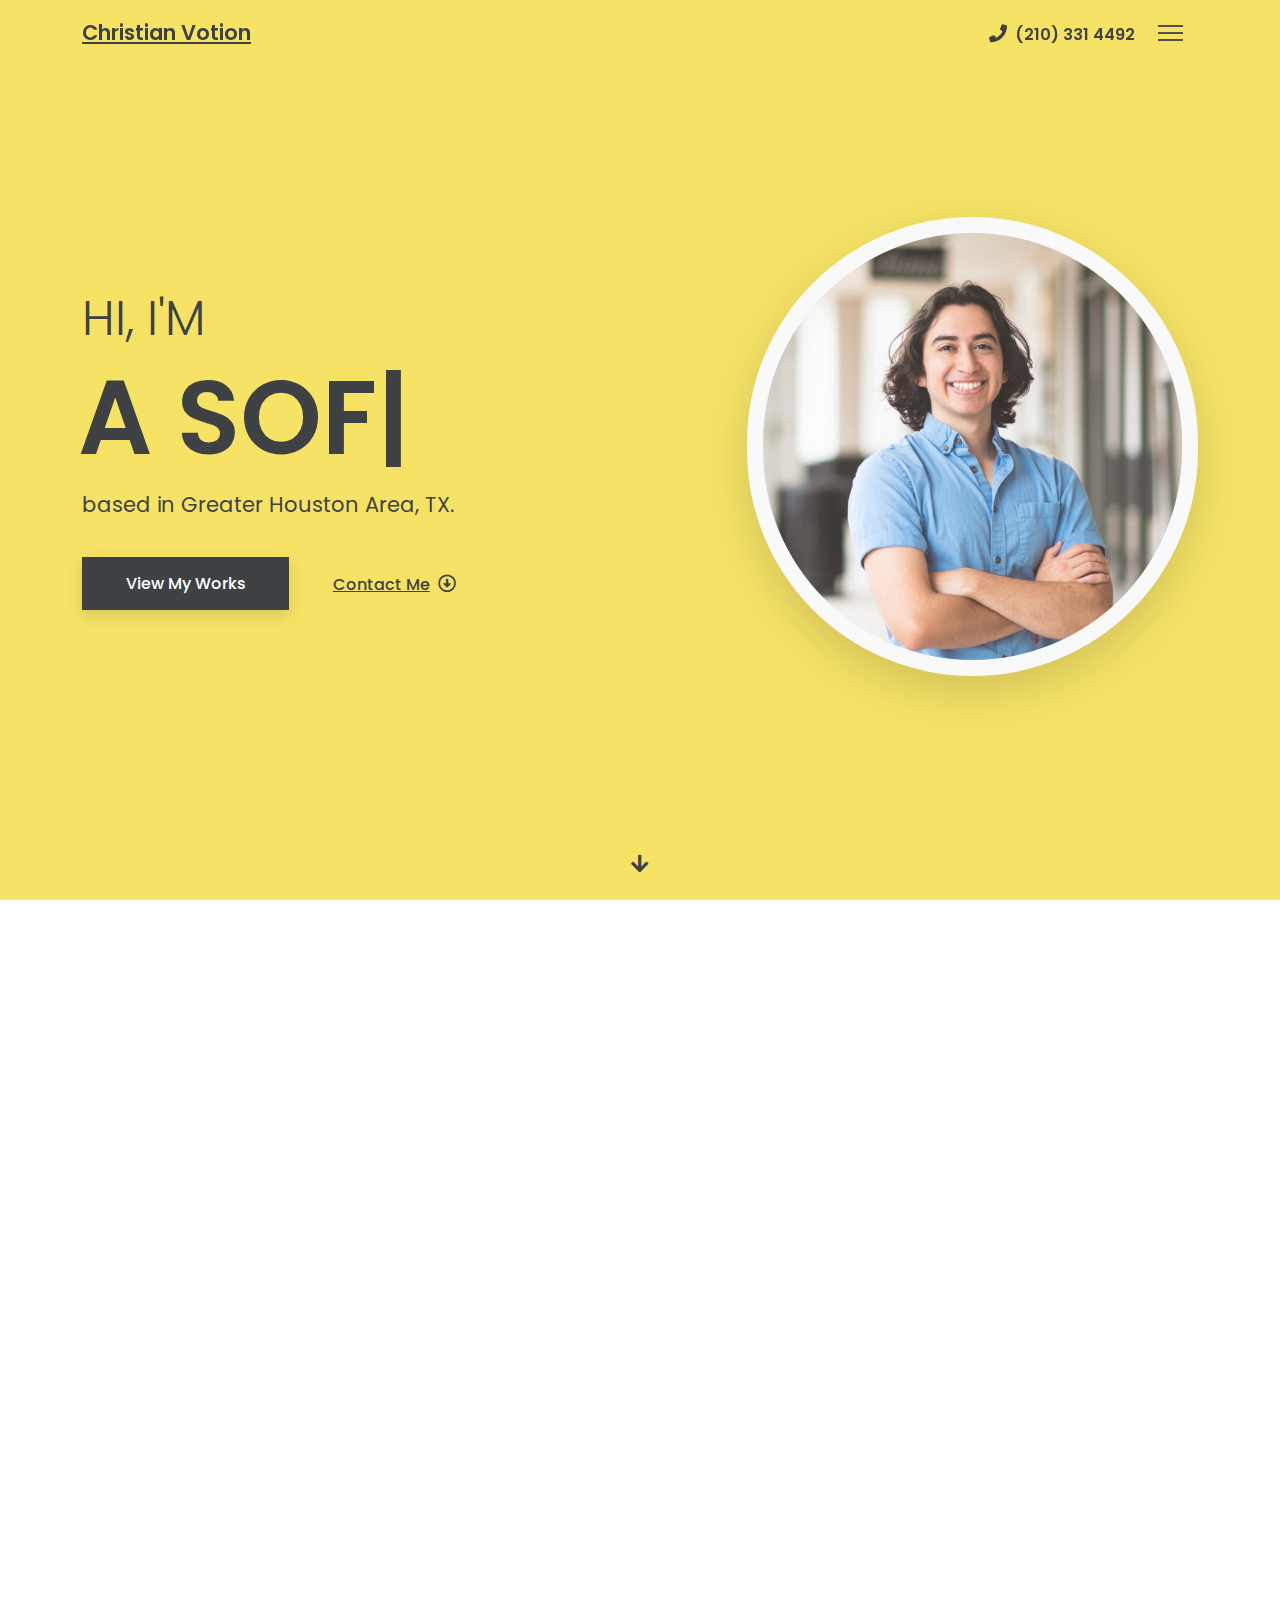
<file: HTML/index.html>
<!DOCTYPE html>
<html lang="en">
<head>
<meta charset="UTF-8" />
<meta http-equiv="X-UA-Compatible" content="IE=edge">
<meta name="viewport" content="width=device-width, initial-scale=1, minimum-scale=1.0, shrink-to-fit=no">
<link href="images/favicon.png" rel="icon" />
<title>Christian Votion - Software Engineer</title>
<meta name="description" content="Callum is responsive bootstrap 5 one page personal portfolio html template.">
<meta name="author" content="harnishdesign.net">

<!-- Web Fonts -->
<link rel='stylesheet' href='https://fonts.googleapis.com/css?family=Poppins:100,200,300,400,500,600,700,800,900' type='text/css'>

<!-- Stylesheet
============================== -->
<!-- Animate -->
<link rel="stylesheet" type="text/css" href="vendor/animate/animate.min.css" />
<!-- Bootstrap -->
<link rel="stylesheet" type="text/css" href="vendor/bootstrap/css/bootstrap.min.css" />
<!-- Font Awesome Icon -->
<link rel="stylesheet" type="text/css" href="vendor/font-awesome/css/all.min.css" />
<!-- Owl Carousel -->
<link rel="stylesheet" type="text/css" href="vendor/owl.carousel/assets/owl.carousel.min.css" />
<!-- Magnific Popup -->
<link rel="stylesheet" type="text/css" href="vendor/magnific-popup/magnific-popup.min.css" />
<!-- Custom Stylesheet -->
<link rel="stylesheet" type="text/css" href="css/stylesheet.css" />
</head>

<body data-bs-spy="scroll" data-bs-target=".navbar" data-bs-offset="70">

<!-- Preloader -->
<div class="preloader">
  <div class="lds-ellipsis">
    <div></div>
    <div></div>
    <div></div>
    <div></div>
  </div>
</div>
<!-- Preloader End --> 

<!-- Document Wrapper   
=============================== -->
<div id="main-wrapper"> 
  
  <!-- Header -->
  <header id="header" class="sticky-top"> 
    <!-- Navbar -->
    <nav class="primary-menu navbar navbar-expand-none navbar-overlay navbar-overlay-dark bg-transparent border-bottom-0 text-5 fw-600">
      <div class="container"> 
        <!-- Logo --> 
        <a class="logo text-dark" href="index.html" title="Callum"> Christian Votion </a> 
        <!-- Logo End -->
        <div class="text-3 ms-auto me-2"><span class="text-4 me-2"><i class="fas fa-phone"></i></span>(210) 331 4492</div>
        <button class="navbar-toggler" type="button" data-bs-toggle="collapse" data-bs-target="#header-nav"><span></span><span></span><span></span></button>
        <div id="header-nav" class="collapse navbar-collapse">
          <div class="d-flex flex-column h-100 align-items-center justify-content-center">
            <ul class="navbar-nav">
              <li class="nav-item"><a class="nav-link smooth-scroll active" href="#home">Home</a></li>
              <li class="nav-item"><a class="nav-link smooth-scroll" 	href="#about">About Me</a></li>
              <!-- <li class="nav-item"><a class="nav-link smooth-scroll" href="#services">What I Do</a></li> -->
              <li class="nav-item"><a class="nav-link smooth-scroll" href="#resume">Resume</a></li>
              <li class="nav-item"><a class="nav-link smooth-scroll" href="#portfolio">Portfolio</a></li>
              <!-- <li class="nav-item"><a class="nav-link smooth-scroll" href="#faq">FAQ</a></li>
              <li class="nav-item"><a class="nav-link smooth-scroll" href="#testimonial">Client Speak</a></li> -->
              <li class="nav-item"><a class="nav-link smooth-scroll" href="#contact">Contact Me</a></li>
            </ul>
            <ul class="social-icons social-icons-light social-icons-lg social-icons-light d-inline-flex mt-4">
              <!-- <li class="social-icons-twitter"><a data-bs-toggle="tooltip" href="https://twitter.com/harnishdesign/" target="_blank" title="" data-bs-original-title="Twitter"><i class="fab fa-twitter"></i></a></li> -->
              <!-- <li class="social-icons-facebook"><a data-bs-toggle="tooltip" href="http://www.facebook.com/harnishdesign/" target="_blank" title="" data-bs-original-title="Facebook"><i class="fab fa-facebook"></i></a></li> -->
              <!-- <li class="social-icons-instagram"><a data-bs-toggle="tooltip" href="http://www.instagram.com/" target="_blank" title="" data-bs-original-title="Instagram"><i class="fab fa-instagram"></i></a></li> -->
              <li class="social-icons-linkedin"><a data-bs-toggle="tooltip" href="http://www.linkedin.com/in/christian-votion" target="_blank" title="" data-bs-original-title="Linkedin"><i class="fab fa-linkedin-in"></i></a></li>
              <li class="social-icons-github"><a data-bs-toggle="tooltip" href="http://www.githib.com/cvotion" target="_blank" title="" data-bs-original-title="GitHub"><i class="fab fa-github"></i></a></li>
            </ul>
          </div>
        </div>
      </div>
    </nav>
    <!-- Navbar End --> 
  </header>
  <!-- Header End --> 
  
  <!-- Content
  ============================================= -->
  <div id="content" role="main"> 
    
    <!-- Intro
    ============================================= -->
    <section id="home" class="bg-primary d-flex fullscreen position-relative py-5">
      <div class="container my-auto py-4">
        <div class="row">
          <div class="col-lg-7 text-center text-lg-start align-self-center order-1 order-lg-0 wow fadeIn">
            <h1 class="text-12 fw-300 mb-0 text-uppercase">Hi, I'm </h1>
            <div class="typed-strings">
              <p>A Software Engineer</p>
              <p>A Web Developer</p>
              <p>Christian</p>
            </div>
            <h2 class="text-21 fw-600 text-uppercase mb-0 ms-n1"><span class="typed"></span></h2>
            <p class="text-5">based in Greater Houston Area, TX.</p>
            <a href="#portfolio" class="btn btn-dark rounded-0 smooth-scroll mt-3">View My Works</a><a href="#contact" class="btn btn-link text-dark smooth-scroll mt-3">Contact Me<span class="text-4 ms-2"><i class="far fa-arrow-alt-circle-down"></i></span></a>
		  </div>
          <div class="col-lg-5 text-center align-self-center mb-4 mb-lg-0 order-0 order-lg-1">
            <div class="bg-light rounded-pill d-inline-block p-3 shadow-lg wow zoomIn"> <img class="img-fluid rounded-pill d-block" src="images/profilepic.jpg" title="I'm Christian" alt=""></div>
          </div>
        </div>
      </div>
      <a href="#about" class="scroll-down-arrow text-dark smooth-scroll"><span class="animated"><i class="fas fa-arrow-down"></i></span></a> </section>
    <!-- Intro end --> 
    
    <!-- About
    ============================================= -->
    <section id="about" class="section">
      <div class="container"> 
        <!-- Heading -->
        <p class="text-center mb-2 wow fadeInUp"><span class="bg-primary text-dark px-2">About Me</span></p>
        <h2 class="text-10 fw-600 text-center mb-5 wow fadeInUp">Know Me More</h2>
        <!-- Heading end-->
        
        <div class="row">
          <div class="col-lg-8 text-center text-lg-start wow fadeInUp">
            <h2 class="text-8 fw-400 mb-3">Hi, I'm <span class="fw-700 border-bottom border-3 border-primary">Christian Votion</span></h2>
            <p class="text-5">I'm a Creative software engineer with the ability to pick up new languages and technologies as needed. Prior to being a software engineer, I worked as a Senior Enterprise Fraud Analyst at a credit union where I would analyze debit card fraud trends and develop fraud rules to mitigate losses to the credit union and its membership. </p>
          </div>
          <!-- <div class="col-lg-4 mt-4 mt-lg-0 wow fadeInUp" data-wow-delay="0.2s">
            <div class="featured-box style-4">
              <div class="featured-box-icon text-25 fw-500 bg-primary rounded-circle"><span class="wow heartBeat" data-wow-delay="1.3s">22</span></div>
              <h3 class="text-7 wow rubberBand" data-wow-delay="2s">Years of <span class="fw-700">Experiance</span></h3>
            </div>
          </div> -->
        </div>
        <div class="row gy-3 mt-4">
          <div class="col-6 col-lg-3 wow fadeInUp">
            <p class="text-muted fw-500 mb-0">Name:</p>
            <p class="text-4 text-dark fw-600 mb-0">Christian Votion</p>
          </div>
          <div class="col-6 col-lg-3 wow fadeInUp" data-wow-delay="0.2s">
            <p class="text-muted fw-500 mb-0">Email:</p>
            <p class="text-4 fw-600 mb-0"><a class="link-dark" href="http://www.christianvotion@gmail.com">christianvotion@gmail.com</a></p>
          </div>
          <!-- <div class="col-6 col-lg-3 wow fadeInUp" data-wow-delay="0.3s">
            <p class="text-muted fw-500 mb-0">Date of birth:</p>
            <p class="text-4 text-dark fw-600 mb-0">11 November, 1987</p>
          </div> -->
          <div class="col-6 col-lg-3 wow fadeInUp" data-wow-delay="0.4s">
            <p class="text-muted fw-500 mb-0">From:</p>
            <p class="text-4 text-dark fw-600 mb-0">San Anotnio, TX.</p>
          </div>
        </div>
      </div>
    </section>
    <!-- About end --> 
    
    <!-- Services
    ============================================= -->
    
    <!-- Services end --> 
    
    <!-- Resume
    ============================================= -->
    <section id="resume" class="section">
      <div class="container"> 
        <!-- Heading -->
        <p class=" text-center mb-2 wow fadeInUp"><span class="bg-primary text-dark px-2">Resume</span></p>
        <h2 class="text-10 fw-600 text-center mb-5 wow fadeInUp">A summary of My Resume</h2>
        <!-- Heading end-->
        
        <div class="row g-5 mt-5"> 
          <!-- My Education -->
          <div class="col-lg-6 wow fadeInUp">
            <h2 class="text-7 fw-600 mb-4 pb-2">My Education</h2>
            <div class="border-start border-2 border-primary ps-3">
              <h3 class="text-5">Full Stack Developer</h3>
              <p class="mb-2">Digtial Crafts / 2022 - 2022</p>
              <p class="text-muted">Software engineering training program covering full-stack development including, but not limited to JavaScript, Python, including an emphasis on cutting-edge frameworks like React/Redux and server-side technologies including Node.js, Express, and PostgreSQL.</p>
              <hr class="my-4">
              <h3 class="text-5">High School Graduate</h3>
              <p class="mb-2">Home School / 2012 - 2016</p>
              <p class="text-muted">General studies.</p>
              <hr class="my-4">
            </div>
          </div>
          <!-- My Experience -->
          <div class="col-lg-6 wow fadeInUp" data-wow-delay="0.2s">
            <h2 class="text-7 fw-600 mb-4 pb-2">My Experience</h2>
            <div class="border-start border-2 border-primary ps-3">
              <h3 class="text-5">Sr. Enterprise Fraud Analyst </h3>
              <p class="mb-2">Randolph Brooks Federal Credit Union / 2021 - 2022</p>
              <p class="text-muted">Developed and scripted fraud rules in Falcon Blaze to mitigate fraud losses to the credit union and its members.
                Created and implimented training materials on enterprise fraud processes and procedures for new employees.
                Assisted with supervisor and managerial duties.
                </p>
              <hr class="my-4">
              <h3 class="text-5">Enterprise Fraud Analyst (I - III)</h3>
              <p class="mb-2">Randolph Brooks Federal Credit Union / 2018 - 2021</p>
              <p class="text-muted">Mitigated fraud loss by analyzing fraud trends and compromises.
                Developing specific fraud decline rules to ensure members were not negatively impacted. 
                Responsible for review of all outgoing wire transfers as well as incoming and outgoing ACHs.
                </p>
              <hr class="my-4">
              <h3 class="text-5">Card Fraud Specialist</h3>
              <p class="mb-2">Randolph Brooks Federal Credit Union / 2018 - 2018</p>
              <p class="text-muted">Assisted members with identifying fraudulent transactions as well as initiating a fraud claim on their behalf. </p>
            </div>
          </div>
        </div>
        
        <!-- My Skills -->
        <h2 class="text-7 fw-600 mb-4 pb-2 mt-5 wow fadeInUp">My Skills</h2>
        <div class="row gx-5">
          <div class="col-md-6 wow fadeInUp">
            <p class="fw-500 text-start mb-2">HTML/CSS</p>
            
            <p class="fw-500 text-start mb-2">Bootstrap</p>
            
            <p class="fw-500 text-start mb-2">Python</p>

            <p class="fw-500 text-start mb-2">JavaScript</p>
            
          </div>
          <div class="col-md-6 wow fadeInUp" data-wow-delay="0.2s">
            <p class="fw-500 text-start mb-2">Node.js</p>
            
            <p class="fw-500 text-start mb-2">PostgreSQL</p>
            
            <p class="fw-500 text-start mb-2">Sequelize</p>

            <p class="fw-500 text-start mb-2">Git/Github</p>
            
          </div>
        </div>
        <p class="text-center mt-5 wow fadeInUp"><a href="resume/Christian_Votion_Resume_2022 copy.pdf" class="btn btn-outline-dark shadow-none rounded-0" download="christian_votion_resume-2022">Download CV</a></p>
      </div>
    </section>
    <!-- Resume end --> 
    
    <!-- Portfolio
    ============================================= -->
    <section id="portfolio" class="section bg-light">
      <div class="container"> 
        <!-- Heading -->
        <p class=" text-center mb-2 wow fadeInUp"><span class="bg-primary text-dark px-2">Portfolio</span></p>
        <h2 class="text-10 fw-600 text-center mb-5 wow fadeInUp">Some of my most recent projects</h2>
        <!-- Heading end--> 
        
        <!-- Filter Menu -->
        <!-- <ul class="portfolio-menu nav nav-tabs fw-600 justify-content-start justify-content-md-center border-bottom-0 mb-4 wow fadeInUp">
          <li class="nav-item"> <a data-filter="*" class="nav-link rounded-0 active" href="">All</a></li>
          <li class="nav-item"> <a data-filter=".detailed" href="" class="nav-link rounded-0">Detailed</a></li>
          <li class="nav-item"> <a data-filter=".mockups" href="" class="nav-link rounded-0">Mockups</a></li>
          <li class="nav-item"> <a data-filter=".youtube" href="" class="nav-link rounded-0">YouTube Videos</a></li>
          <li class="nav-item"> <a data-filter=".vimeo" href="" class="nav-link rounded-0">Vimeo Videos</a></li>
        </ul> -->
        <!-- Filter Menu end -->
        <div class="portfolio wow fadeInUp">
          <div class="row g-4 mt-3 portfolio-filter">
            <div class="col-sm-6 col-lg-6 detailed">
              <div class="portfolio-box">
                <div class="portfolio-img"> <img class="img-fluid d-block" src="images/projects/dashboard.png" alt="">
                  <div class="portfolio-overlay"> <a class="popup-ajax stretched-link" href="ajax/wheresmymoney.html"></a>
                    <div class="portfolio-overlay-details">
                      <p class="text-primary text-8"><i class="fas fa-file-alt"></i></p>
                      <h5 class="text-white text-5">"Where's My Money?"</h5>
                      <span class="text-light">Budget App</span> </div>
                  </div>
                </div>
              </div>
            </div>
            <div class="col-sm-6 col-lg-6 mockups" data-wow-delay="0.2s">
              <div class="portfolio-box">
                <div class="portfolio-img"> <img class="img-fluid d-block" src="images/projects/drinkhome.png" alt="">
                  <div class="portfolio-overlay"> <a class="popup-ajax stretched-link" href="ajax/whatsinmydrink.html"></a>
                    <div class="portfolio-overlay-details">
                      <p class="text-primary text-8"><i class="fas fa-file-alt"></i></p>
                      <h5 class="text-white text-5">"What's in My Drink?"</h5>
                      <span class="text-light">Cocktial App</span> </div>
                  </div>
                </div>
              </div>
            </div>
            <div class="col-sm-6 col-lg-6 mockups" data-wow-delay="0.2s">
              <div class="portfolio-box">
                <div class="portfolio-img"> <img class="img-fluid d-block" src="images/projects/idleshome.png" alt="">
                  <div class="portfolio-overlay"> <a class="popup-ajax stretched-link" href="ajax/idlessite.html"></a>
                    <div class="portfolio-overlay-details">
                      <p class="text-primary text-8"><i class="fas fa-file-alt"></i></p>
                      <h5 class="text-white text-5">IDLES</h5>
                      <span class="text-light">Band Website</span> </div>
                  </div>
                </div>
              </div>
            </div>
            <div class="col-sm-6 col-lg-6 mockups" data-wow-delay="0.2s">
              <div class="portfolio-box">
                <div class="portfolio-img"> <img class="img-fluid d-block" src="images/projects/blackjack2.png" alt="">
                  <div class="portfolio-overlay"> <a class="popup-ajax stretched-link" href="ajax/blackjack.html"></a>
                    <div class="portfolio-overlay-details">
                      <p class="text-primary text-8"><i class="fas fa-file-alt"></i></p>
                      <h5 class="text-white text-5">Blackjack</h5>
                      <span class="text-light">Card Game</span> </div>
                  </div>
                </div>
              </div>
            </div>
            
          </div>
        </div>
      </div>
    </section>
    <!-- Portfolio end --> 
    
    <!-- Call to Action
    ============================================= -->
    <section>
      <div class="hero-wrap">
        <div class="hero-mask opacity-8 bg-dark"></div>
        <div class="hero-bg parallax" style="background-image:url('images/intro-bg-2.jpg');"></div>
        <div class="hero-content section">
          <div class="container text-center py-5 wow fadeInUp">
            <h2 class="text-10 fw-600 text-white mb-5">Interested in working with me?</h2>
            <!-- <a href="#contact" class="btn btn-primary rounded-0 smooth-scroll wow rubberBand" data-wow-delay="1s">Hire Me!</a> </div> -->
        </div>
      </div>
    </section>
    <!-- Call to Action end --> 
    
    <!-- FAQ
    ============================================= -->
    
    <!-- FAQ end --> 
    
    <!-- Testimonial
    ============================================= -->
    
    <!-- Testimonial end --> 
    
    <!-- Contact Me
    ============================================= -->
    <section id="contact" class="section bg-primary">
      <div class="container">
        <div class="row">
          <div class="col-lg-5 text-center text-lg-start wow fadeInUp">
            <h2 class="text-10 fw-600 mb-5">Let's get in touch</h2>
            <p class="text-5 mb-5">Do you have any questions? Please do not hesitate to contact me directly!</p>
            <h3 class="text-5 fw-600">Living In:</h3>
            <address class="text-4">
            Greater Houston Area, TX.
            </address>
            <h3 class="text-5 fw-600">Call:</h3>
            <p class="text-4">(210) 331 4492</p>
            <ul class="social-icons social-icons-lg justify-content-center justify-content-lg-start mt-5">
              <!-- <li class="social-icons-twitter"><a data-bs-toggle="tooltip" href="https://twitter.com/harnishdesign/" target="_blank" title="" data-bs-original-title="Twitter"><i class="fab fa-twitter"></i></a></li> -->
              <!-- <li class="social-icons-facebook"><a data-bs-toggle="tooltip" href="http://www.facebook.com/harnishdesign/" target="_blank" title="" data-bs-original-title="Facebook"><i class="fab fa-facebook"></i></a></li> -->
              <!-- <li class="social-icons-instagram"><a data-bs-toggle="tooltip" href="http://www.instagram.com/" target="_blank" title="" data-bs-original-title="Instagram"><i class="fab fa-instagram"></i></a></li> -->
              <li class="social-icons-github"><a data-bs-toggle="tooltip" href="http://www.github.com/cvotion" target="_blank" title="" data-bs-original-title="GitHub"><i class="fab fa-github"></i></a></li>
              <li class="social-icons-linkedin"><a data-bs-toggle="tooltip" href="https://www.linkedin.com/in/christian-votion-872515181/" target="_blank" title="" data-bs-original-title="Linkedin"><i class="fab fa-linkedin"></i></a></li>
            </ul>
          </div>
          <div class="col-lg-6 ms-auto mt-5 mt-lg-0 wow fadeInUp" data-wow-delay="0.3s">
            <h2 class="text-10 fw-600 text-center text-lg-start mb-5">Send a message</h2>
            <!-- Contact Form -->
            <a href="mailto:christianvotion@gmail" class="btn button bg-dark text-white">Email <span class="ms-3"><i class="fas fa-arrow-right"></i></span></a>
            <!-- <form id="contact-form" class="form-border" action=”mailto:christianvotion@gmail.com” method=”POST” enctype=”text/plain” name=”EmailForm”>
              <div class="row g-4">
                <div class="col-12">
                  <label class="form-label" for="name">What is Your Name:</label>
                  <input id="name" name="name" type="text" class="form-control py-1" required >
                </div>
                <div class="col-12">
                  <label class="form-label" for="email">Your Email Address:</label>
                  <input id="email" name="email" type="email" class="form-control py-1" required >
                </div>
                <div class="col-12">
                  <label class="form-label" for="form-message">Your Message:</label>
                  <textarea id="form-message" name="form-message" class="form-control py-1" rows="4" required ></textarea>
                </div>
                <div class="col-12 text-center text-lg-start">
                  <button id="submit-btn" class="btn btn-dark rounded-0" type="submit" value="send">Send <span class="ms-3"><i class="fas fa-arrow-right"></i></span></button>
                </div>
              </div>
            </form> -->
            <!-- Contact Form end --> 
          </div>
        </div>
      </div>
    </section>
    <!-- Contact Me end --> 
    
  </div>
  <!-- Content end --> 
  
  <!-- Footer
  ============================================= -->
  <footer id="footer" class="section bg-dark text-white">
    <div class="container">
      <div class="row">
        <div class="col-lg-6 text-center text-lg-start wow fadeInUp">
          <p class="mb-2 mb-lg-0">Copyright © 2021 <a class="fw-600" href="#">Callum</a>. All Rights Reserved.</p>
        </div>
        <div class="col-lg-6 wow fadeInUp">
          <p class="mb-0 text-center text-lg-end">Designed by <a class="fw-600" href="http://www.harnishdesign.net/">Harnish Design</a></p>
        </div>
      </div>
    </div>
  </footer>
  <!-- Footer end --> 
  
</div>
<!-- Document Wrapper end --> 

<!-- Back to Top
============================================= --> 
<a id="back-to-top" class="rounded-circle" data-bs-toggle="tooltip" title="Back to Top" href="javascript:void(0)"><i class="fas fa-arrow-up"></i></a> 

<!-- JavaScript --> 
<script src="vendor/jquery/jquery.min.js"></script> 
<script src="vendor/bootstrap/js/bootstrap.bundle.min.js"></script> 
<!-- Easing --> 
<script src="vendor/jquery.easing/jquery.easing.min.js"></script> 
<!-- Appear --> 
<script src="vendor/jquery.appear/jquery.appear.min.js"></script> 
<!-- WOW animation --> 
<script src="vendor/wow/wow.min.js"></script> 
<!-- Images Loaded --> 
<script src="vendor/imagesloaded/imagesloaded.pkgd.min.js"></script> 
<!-- Typed --> 
<script src="vendor/typed/typed.min.js"></script> 
<!-- Parallax Bg --> 
<script src="vendor/parallaxie/parallaxie.min.js"></script> 
<!-- Owl Carousel --> 
<script src="vendor/owl.carousel/owl.carousel.min.js"></script> 
<!-- isotope Portfolio Filter --> 
<script src="vendor/isotope/isotope.pkgd.min.js"></script> 
<!-- Magnific Popup --> 
<script src="vendor/magnific-popup/jquery.magnific-popup.min.js"></script> 
<!-- Custom Script --> 
<script src="js/theme.js"></script>
</body>
</html>
</file>
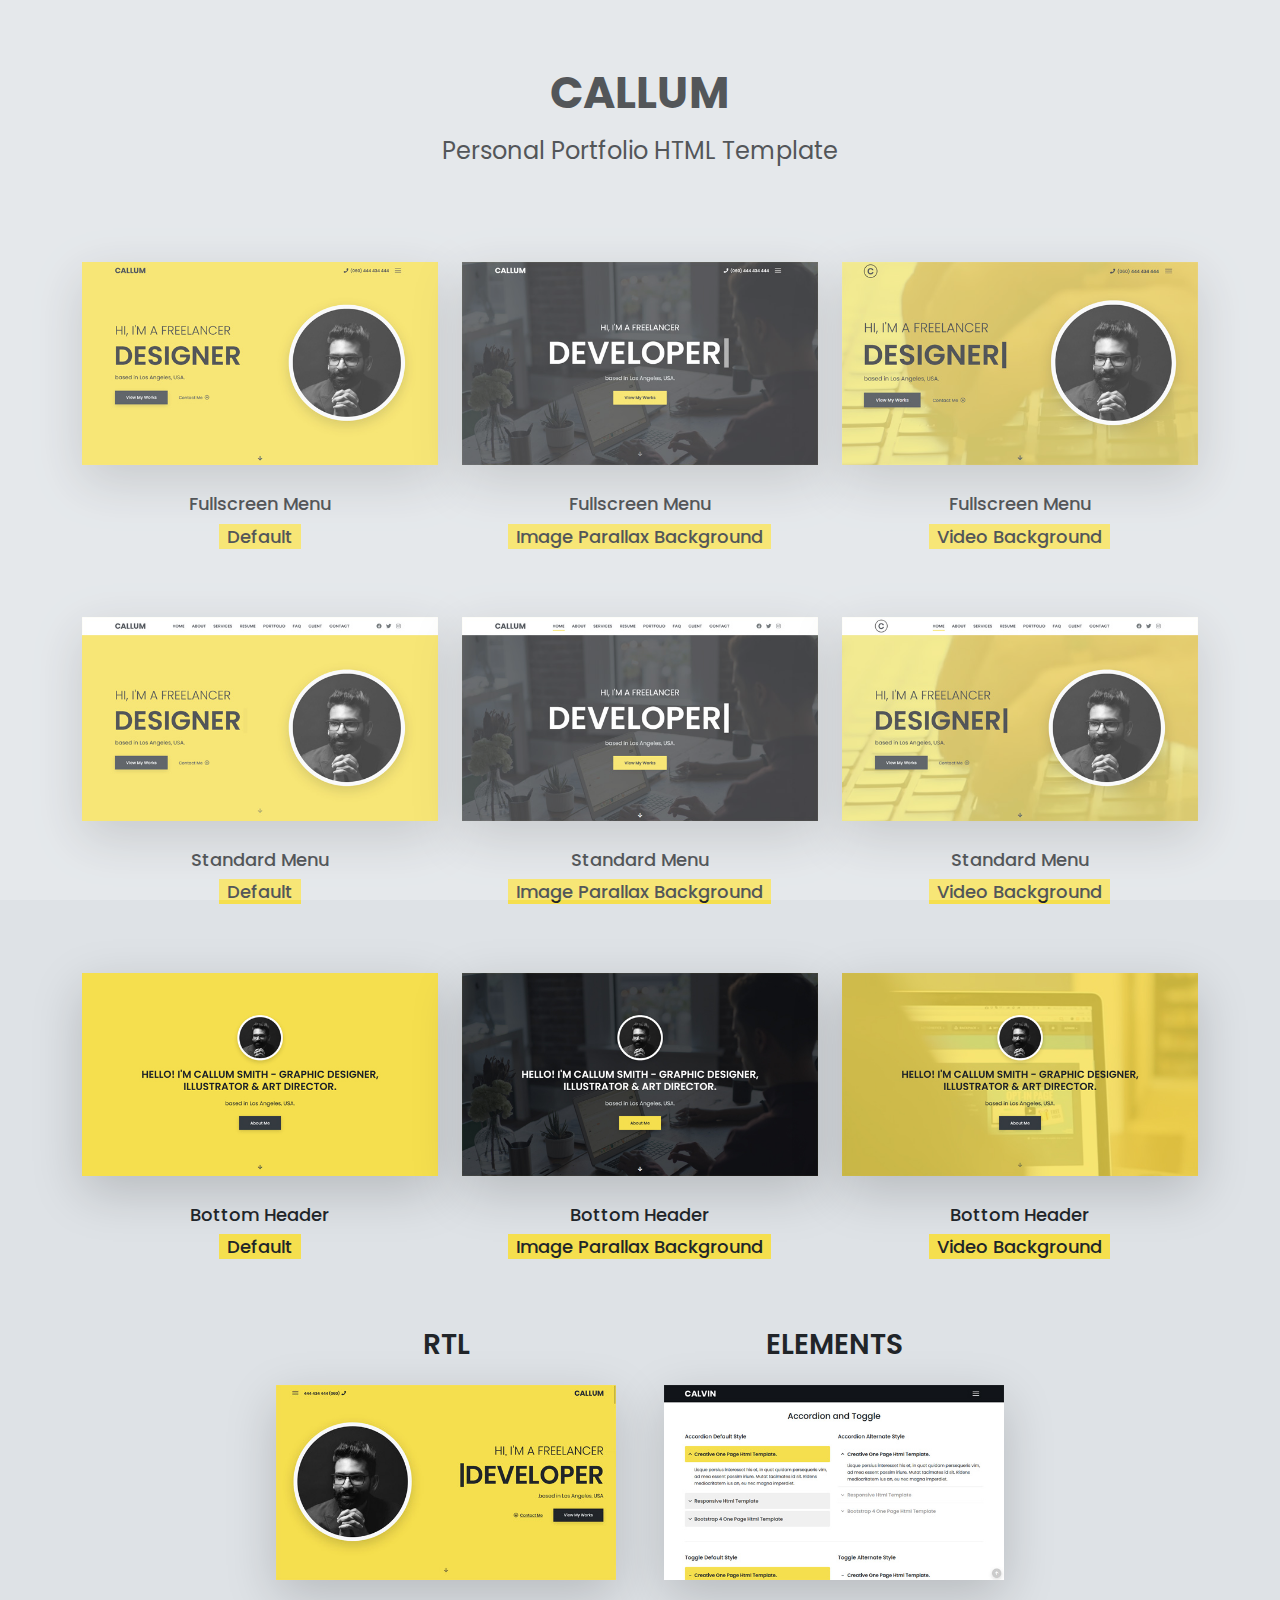
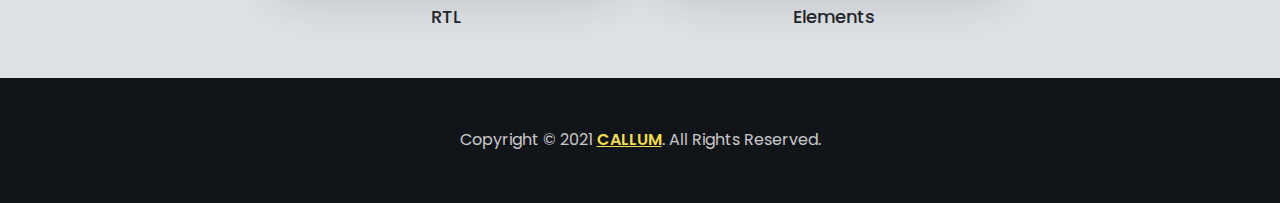
<file: HTML/demos.html>
<!DOCTYPE html>
<html lang="en">
<head>
<meta charset="utf-8" />
<meta http-equiv="X-UA-Compatible" content="IE=edge">
<meta name="viewport" content="width=device-width, initial-scale=1">
<link href="images/favicon.png" rel="icon" />
<title>Callum - Personal Portfolio HTML Template</title>
<meta name="author" content="harnishdesign.net">

<!-- Web Fonts
======================= -->
<link rel='stylesheet' href='https://fonts.googleapis.com/css?family=Poppins:100,200,300,400,500,600,700,800,900' type='text/css'>

<!-- Stylesheet
======================= -->
<link rel="stylesheet" type="text/css" href="vendor/bootstrap/css/bootstrap.min.css"/>
<link rel="stylesheet" type="text/css" href="css/stylesheet.css"/>
</head>
<body>

<!-- Preloader -->
<div class="preloader">
  <div class="lds-ellipsis">
    <div></div>
    <div></div>
    <div></div>
    <div></div>
  </div>
</div>
<!-- Preloader End --> 

<div id="main-wrapper" class="bg-light-2">

<!-- Header -->
<header class="text-center py-5">
  <h1 class="text-11 fw-700 text-uppercase my-3">Callum</h1>
  <h2 class="fw-400 text-dark text-6 mb-5">Personal Portfolio HTML Template</h2>
</header>
<div class="container text-center pb-5">
  <div class="row gy-5">
    <div class="col-md-4"> <a class="link-dark text-decoration-none" target="_blank" href="index.html"><img src="images/demos/index.jpg" class="img-fluid shadow-lg" alt="image"> <p class="text-4 fw-500 pt-3">Fullscreen Menu<br><span class="bg-primary px-2">Default</span></p> </a> </div>
	<div class="col-md-4"> <a class="link-dark text-decoration-none" target="_blank" href="index-image-parallax.html"><img src="images/demos/index-image.jpg" class="img-fluid shadow-lg" alt="image"> <p class="text-4 fw-500 pt-3">Fullscreen Menu<br><span class="bg-primary px-2">Image Parallax Background</span></p> </a> </div>
	<div class="col-md-4"> <a class="link-dark text-decoration-none" target="_blank" href="index-video-youtube.html"><img src="images/demos/index-video.jpg" class="img-fluid shadow-lg" alt="image"> <p class="text-4 fw-500 pt-3">Fullscreen Menu<br><span class="bg-primary px-2">Video Background</span></p> </a> </div>
	<div class="col-md-4"> <a class="link-dark text-decoration-none" target="_blank" href="index-standard-menu.html"><img src="images/demos/index-standard-menu.jpg" class="img-fluid shadow-lg" alt="image"> <p class="text-4 fw-500 pt-3">Standard Menu<br><span class="bg-primary px-2">Default</span></p> </a> </div>
	<div class="col-md-4"> <a class="link-dark text-decoration-none" target="_blank" href="index-standard-menu-image-parallax.html"><img src="images/demos/index-standard-menu-image.jpg" class="img-fluid shadow-lg" alt="image"> <p class="text-4 fw-500 pt-3">Standard Menu<br><span class="bg-primary px-2">Image Parallax Background</span></p> </a> </div>
	<div class="col-md-4"> <a class="link-dark text-decoration-none" target="_blank" href="index-standard-menu-video-youtube.html"><img src="images/demos/index-standard-menu-video.jpg" class="img-fluid shadow-lg" alt="image"> <p class="text-4 fw-500 pt-3">Standard Menu<br><span class="bg-primary px-2">Video Background</span></p> </a> </div>
	<div class="col-md-4"> <a class="link-dark text-decoration-none" target="_blank" href="index-bottom-header.html"><img src="images/demos/index-bottom-header.jpg" class="img-fluid shadow-lg" alt="image"> <p class="text-4 fw-500 pt-3">Bottom Header<br><span class="bg-primary px-2">Default</span></p> </a> </div>
	<div class="col-md-4"> <a class="link-dark text-decoration-none" target="_blank" href="index-bottom-header-image-parallax.html"><img src="images/demos/index-bottom-header-image.jpg" class="img-fluid shadow-lg" alt="image"> <p class="text-4 fw-500 pt-3">Bottom Header<br><span class="bg-primary px-2">Image Parallax Background</span></p> </a> </div>
	<div class="col-md-4"> <a class="link-dark text-decoration-none" target="_blank" href="index-bottom-header-video-youtube.html"><img src="images/demos/index-bottom-header-video.jpg" class="img-fluid shadow-lg" alt="image"> <p class="text-4 fw-500 pt-3">Bottom Header<br><span class="bg-primary px-2">Video Background</span></p> </a> </div>
  </div>
  
  
  <div class="row g-5 justify-content-center">
	<div class="col-md-4">
		<h2 class="text-7 text-dark text-uppercase fw-600 mb-4 mt-5">RTL</h2>
		<a class="link-dark text-decoration-none" target="_blank" href="index-rtl.html"><img src="images/demos/index-rtl.jpg" class="img-fluid shadow-lg" alt="image"> <span class="text-4 fw-500 pt-3 d-block">RTL</span> </a> </div>
	<div class="col-md-4">
		<h2 class="text-7 text-dark text-uppercase fw-600 mb-4 mt-5">Elements</h2>
		<a class="link-dark text-decoration-none" target="_blank" href="elements.html"><img src="images/demos/elements.jpg" class="img-fluid shadow-lg" alt="image"> <span class="text-4 fw-500 pt-3 d-block">Elements</span> </a> </div>
  </div>
</div>

<!-- Footer -->
<footer id="footer" class="text-center bg-dark footer-text-light py-5">
  <p class="mb-0">Copyright © 2021 <a class="btn-link fw-600" href="#">CALLUM</a>. All Rights Reserved.</p>
</footer>
</div>
<!-- Script --> 
<script src="vendor/jquery/jquery.min.js"></script> 
<script src="vendor/bootstrap/js/bootstrap.bundle.min.js"></script> 
<script src="js/theme.js"></script>
</body>
</html>
</file>
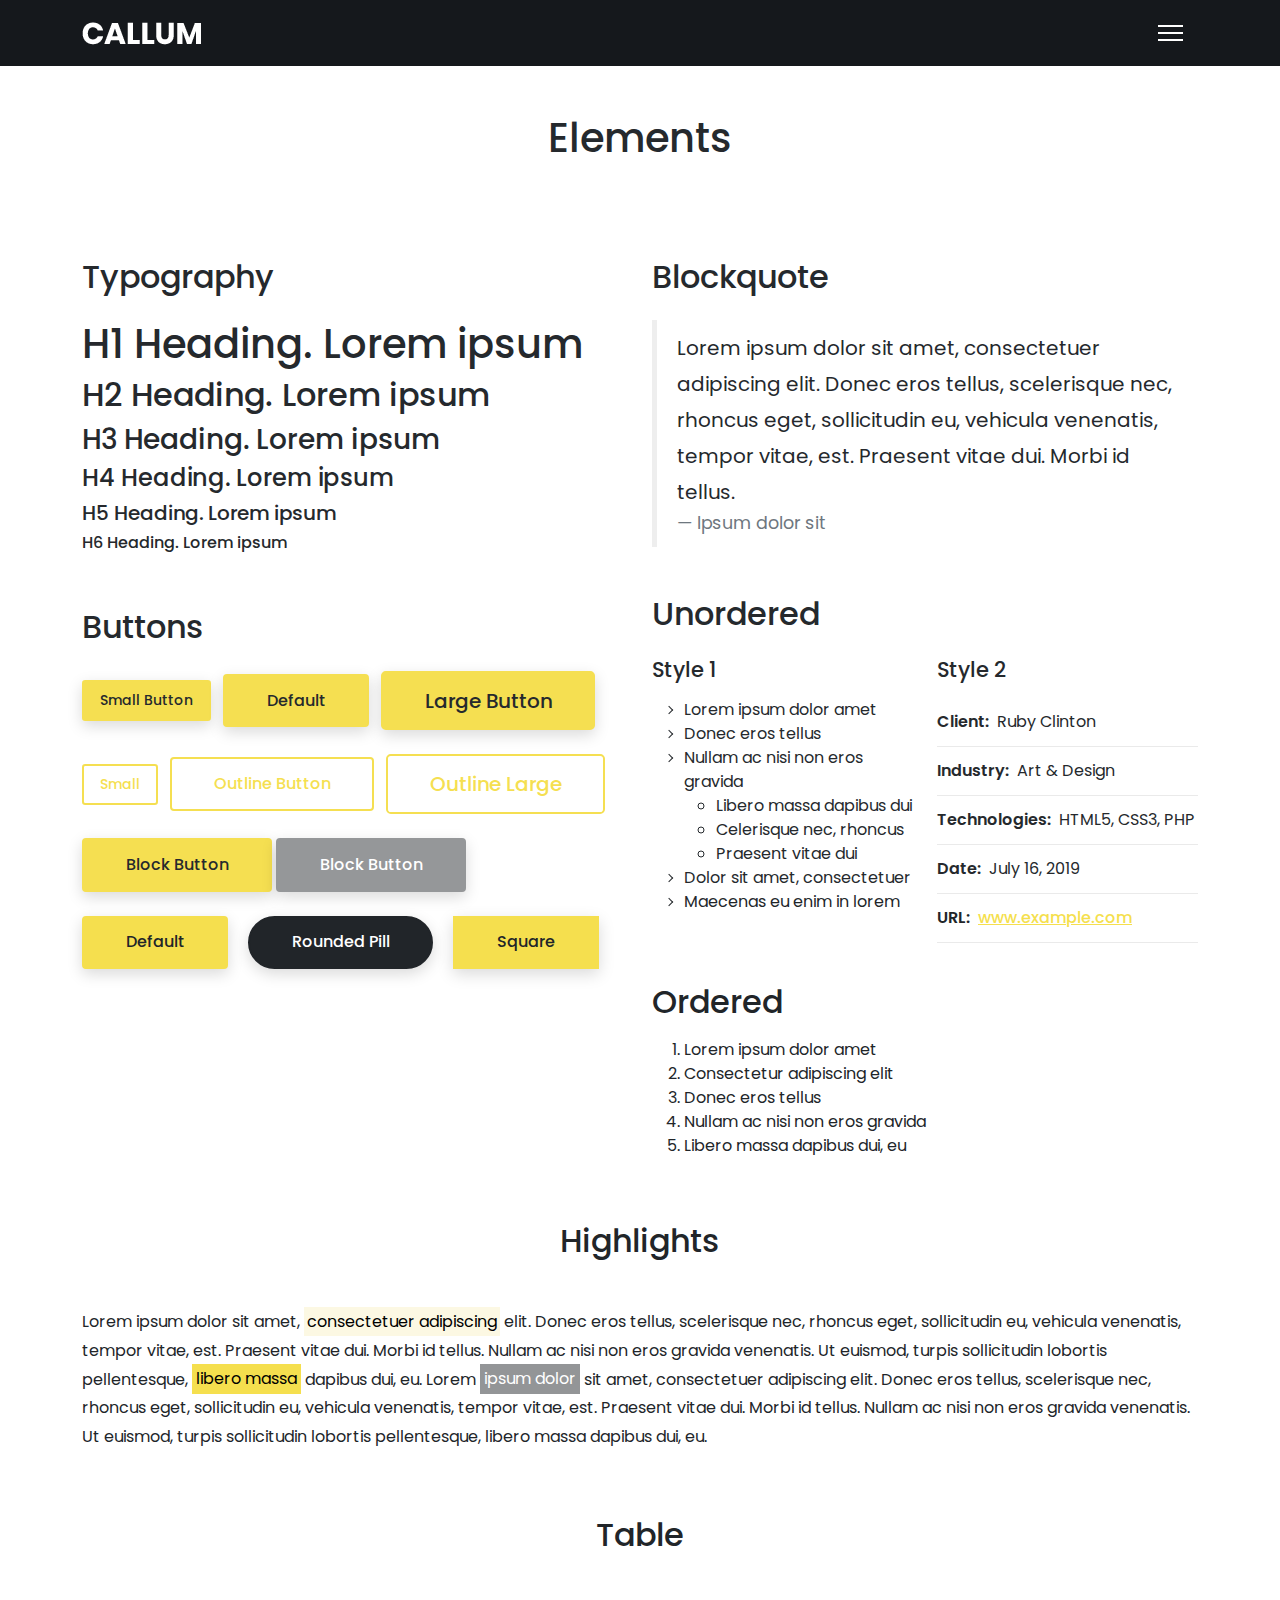
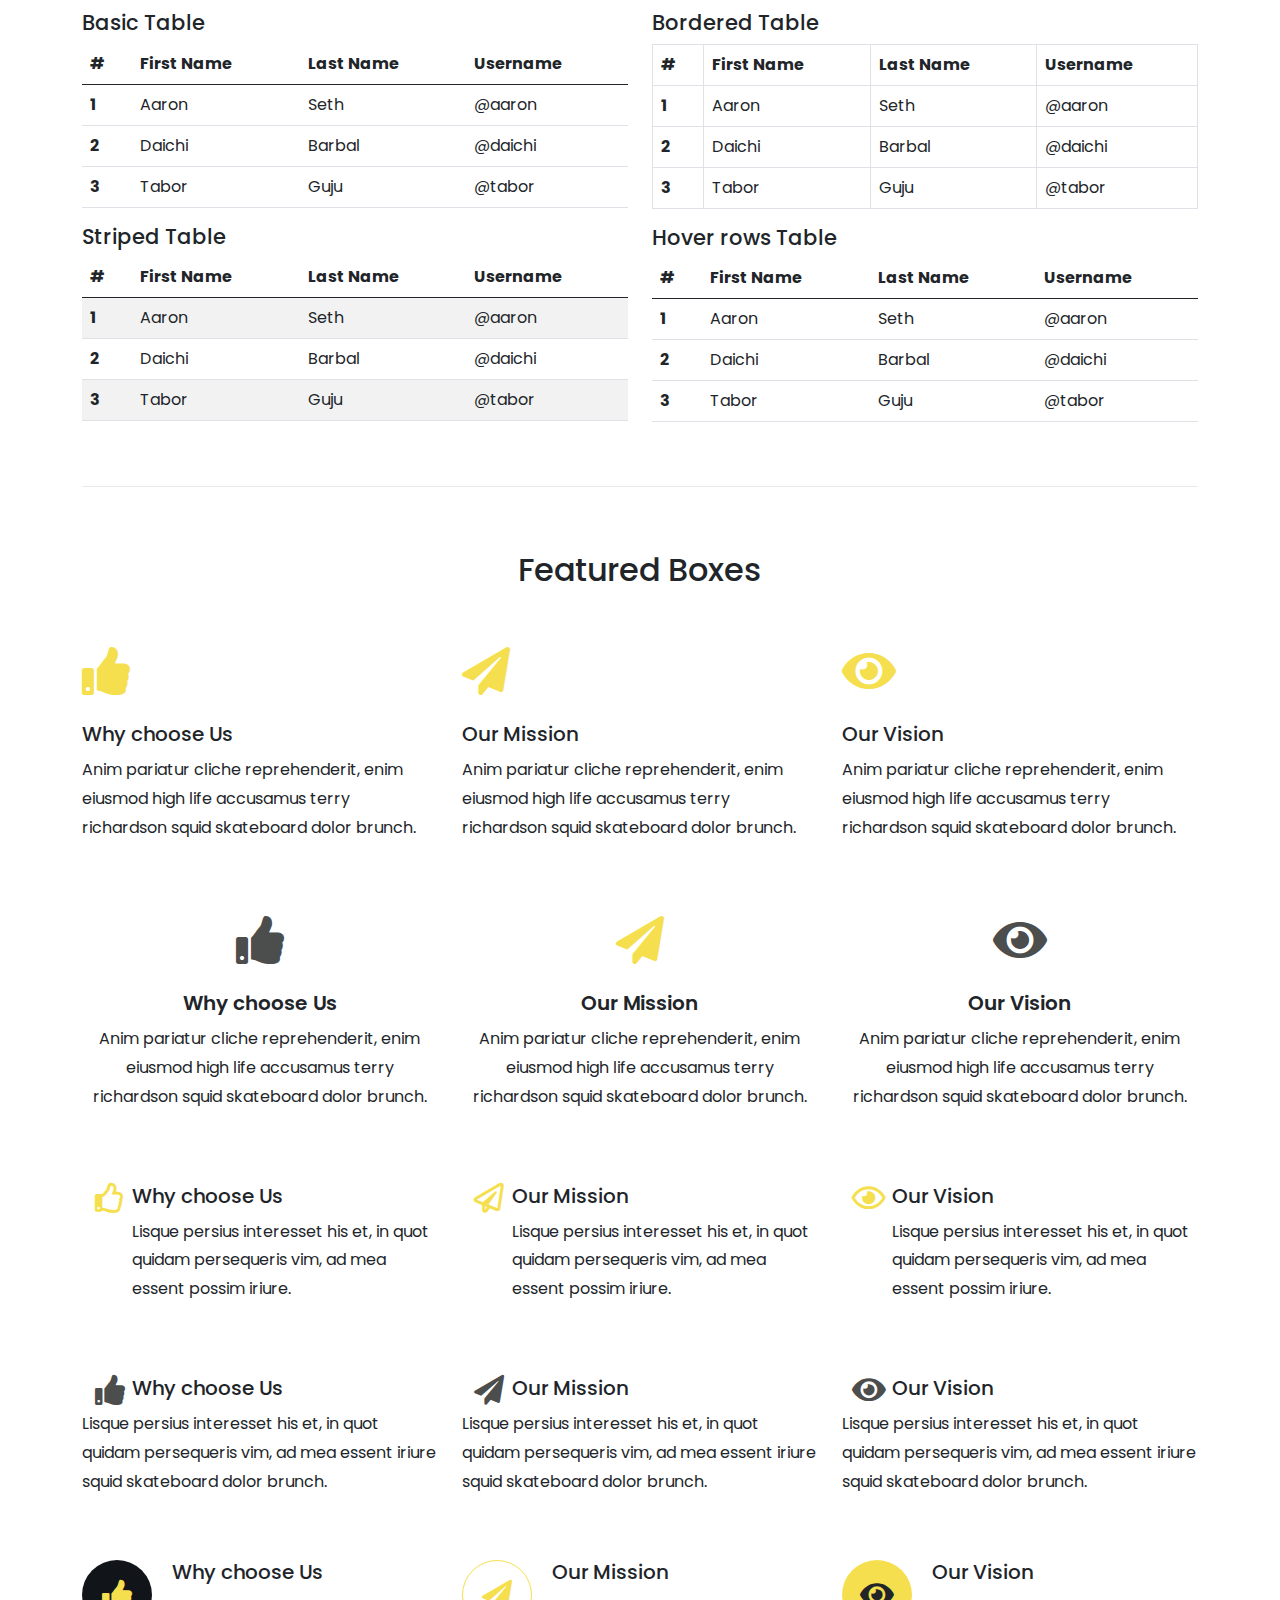
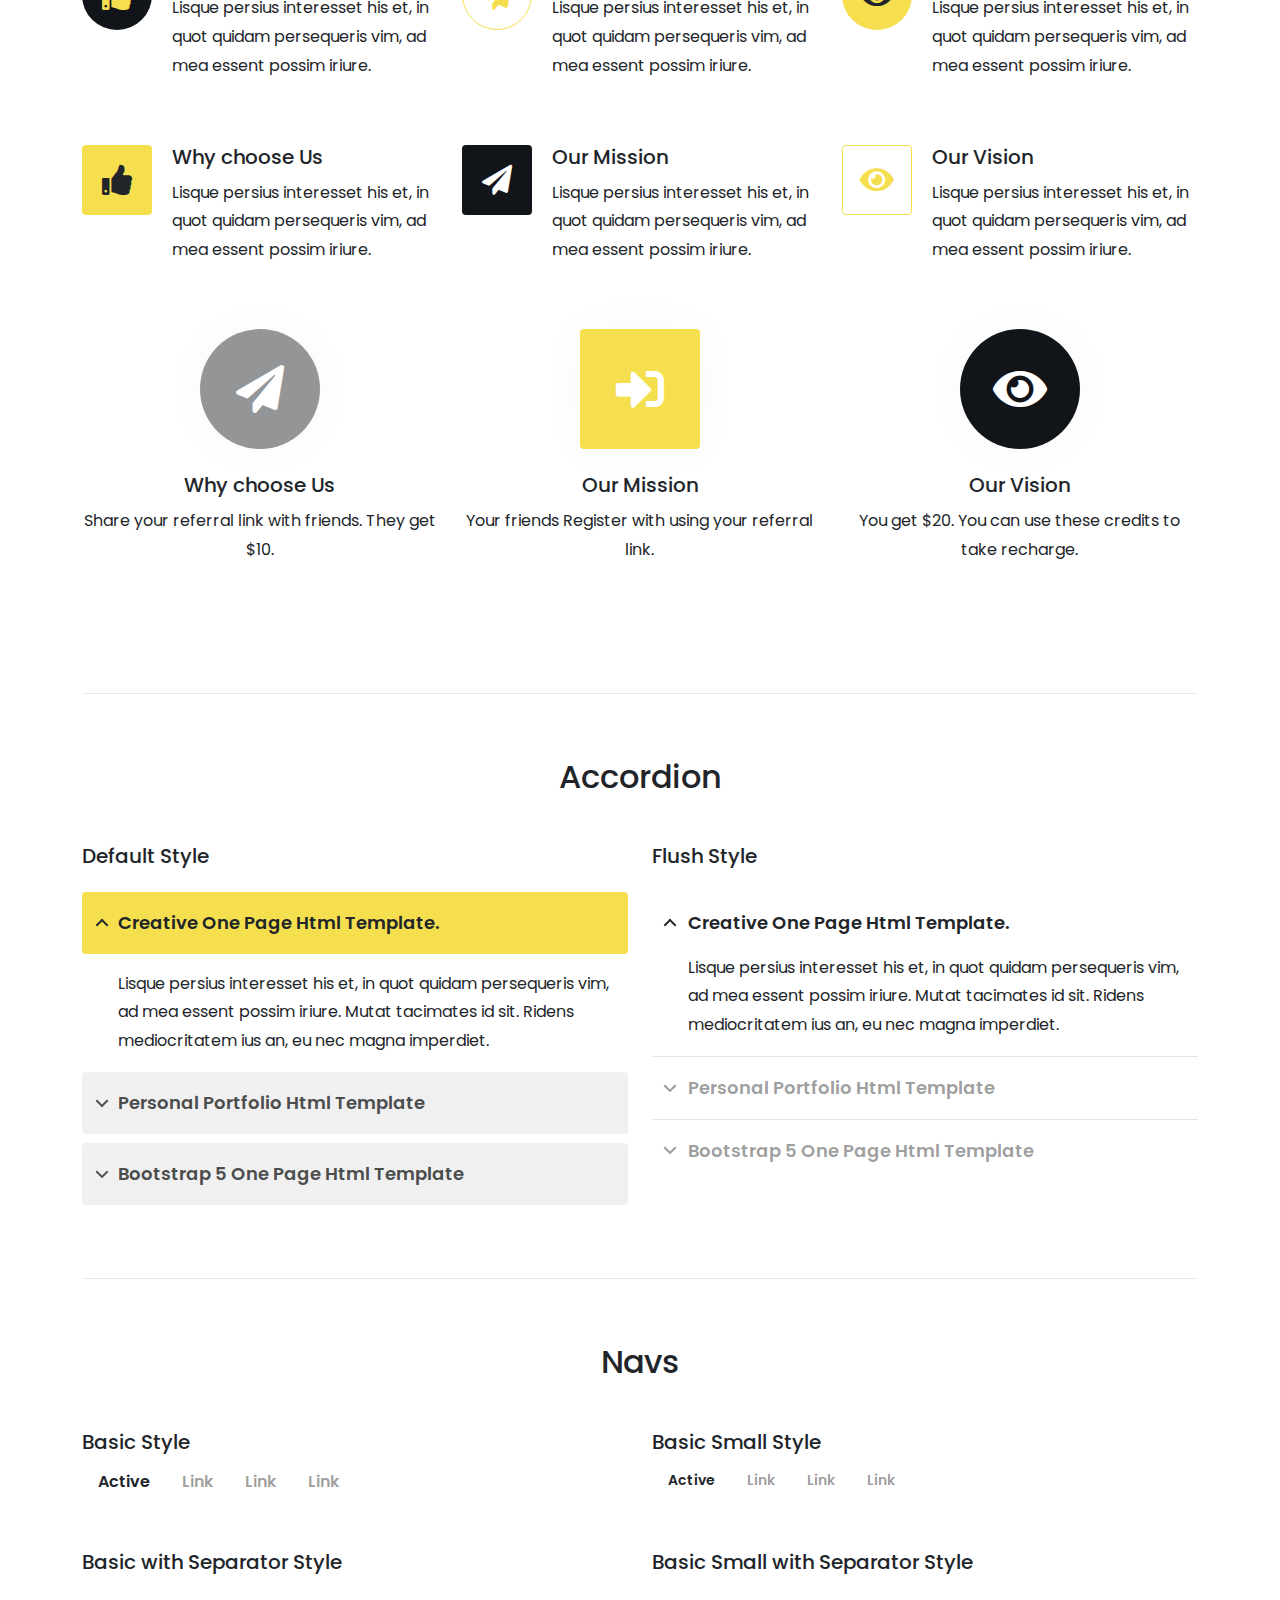
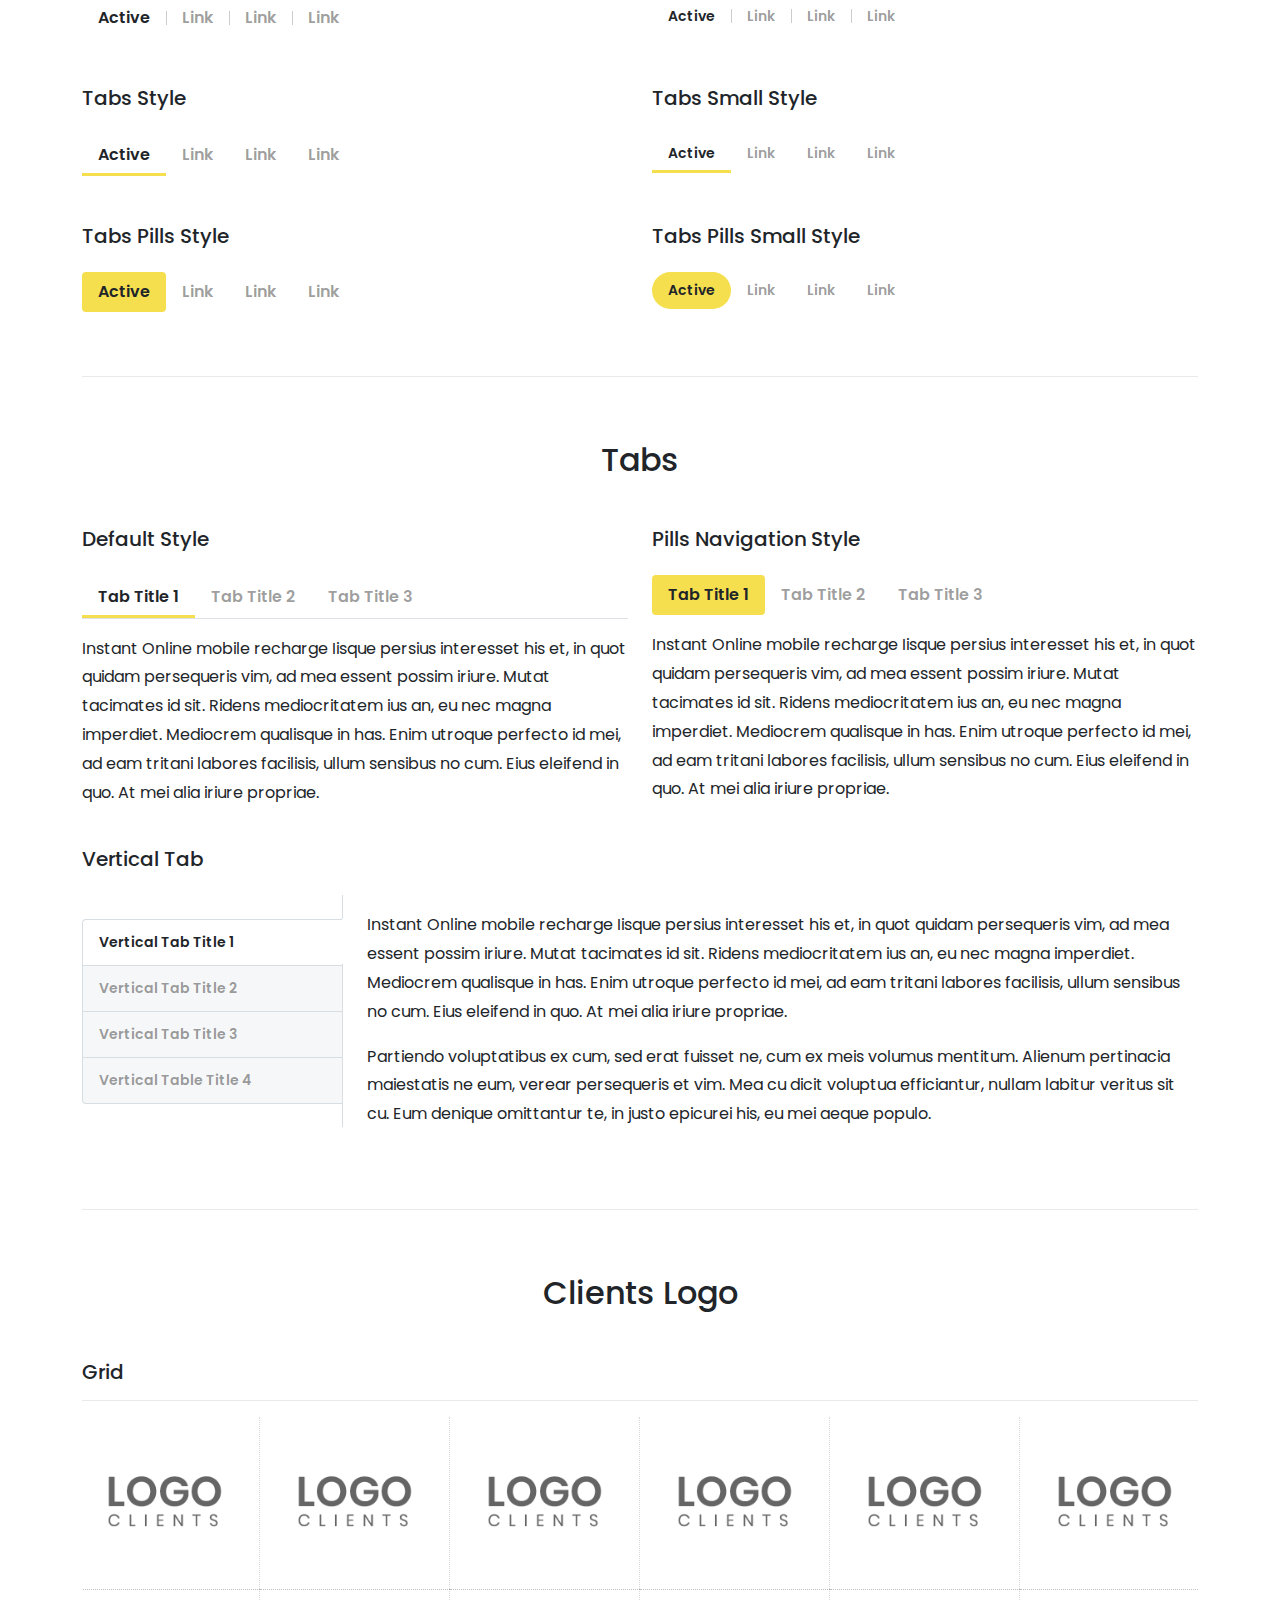
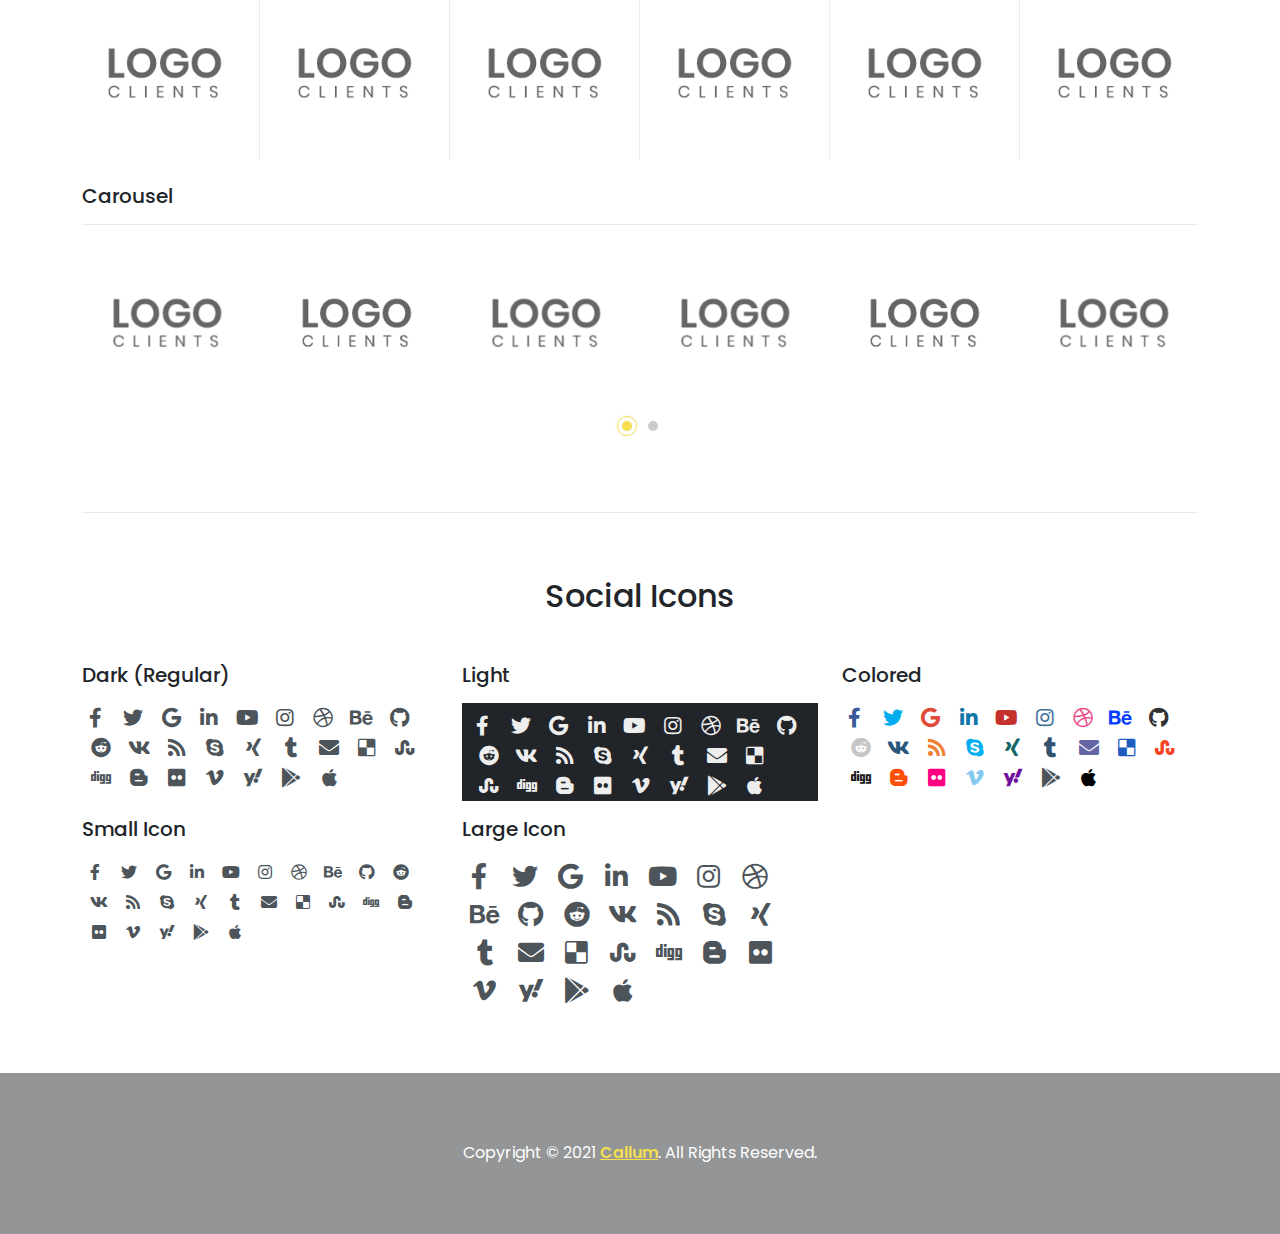
<file: HTML/elements.html>
<!DOCTYPE html>
<html lang="en">
<head>
<meta charset="UTF-8" />
<meta http-equiv="X-UA-Compatible" content="IE=edge">
<meta name="viewport" content="width=device-width, initial-scale=1, minimum-scale=1.0, shrink-to-fit=no">
<link href="images/favicon.png" rel="icon" />
<title>Callum - Personal Portfolio HTML Template</title>
<meta name="description" content="Callum is responsive bootstrap 5 one page personal portfolio html template.">
<meta name="author" content="harnishdesign.net">

<!-- Web Fonts -->
<link rel='stylesheet' href='https://fonts.googleapis.com/css?family=Poppins:100,200,300,400,500,600,700,800,900' type='text/css'>

<!-- Stylesheet
============================================= -->	
<!-- Bootstrap -->
<link rel="stylesheet" type="text/css" href="vendor/bootstrap/css/bootstrap.min.css" />
<!-- Font Awesome Icon -->
<link rel="stylesheet" type="text/css" href="vendor/font-awesome/css/all.min.css" />
<!-- Owl Carousel -->
<link rel="stylesheet" type="text/css" href="vendor/owl.carousel/assets/owl.carousel.min.css" />
<!-- Magnific Popup -->
<link rel="stylesheet" type="text/css" href="vendor/magnific-popup/magnific-popup.min.css" />
<!-- Custom Stylesheet -->
<link rel="stylesheet" type="text/css" href="css/stylesheet.css" />
</head>

<body data-spy="scroll" data-bs-target=".navbar" data-bs-offset="70">

<!-- Preloader -->
<div class="preloader">
  <div class="lds-ellipsis"><div></div><div></div><div></div><div></div></div>
</div>
<!-- Preloader End --> 

<!-- Document Wrapper   
=============================== -->
<div id="main-wrapper"> 
  <!-- Header -->
  <header id="header" class="sticky-top"> 
    <!-- Navbar -->
    <nav class="primary-menu navbar navbar-expand-none navbar-overlay bg-dark navbar-text-light border-bottom-0 text-4 fw-500">
      <div class="container"> 
        <!-- Logo --> 
        <a class="logo" href="index.html" title=""> <img src="images/logo-light.png" alt=""/> </a> 
        <!-- Logo End -->
        
		<button class="navbar-toggler ms-auto" type="button" data-bs-toggle="collapse" data-bs-target="#header-nav"><span></span><span></span><span></span></button>
        <div id="header-nav" class="collapse navbar-collapse">
          <div class="d-flex h-100 align-items-center justify-content-center">
            <ul class="navbar-nav">
            <li class="nav-item"><a class="nav-link smooth-scroll active" href="#typography">Typography</a></li>
            <li class="nav-item"><a class="nav-link smooth-scroll" href="#buttons">Buttons</a></li>
            <li class="nav-item"><a class="nav-link smooth-scroll" href="#highlights">Highlights</a></li>
            <li class="nav-item"><a class="nav-link smooth-scroll" href="#table">Table</a></li>
            <li class="nav-item"><a class="nav-link smooth-scroll" href="#featuredBoxes">Featured Boxes</a></li>
            <li class="nav-item"><a class="nav-link smooth-scroll" href="#accordionToggle">Accordion</a></li>
            <li class="nav-item"><a class="nav-link smooth-scroll" href="#navs">Navs</a></li>
            <li class="nav-item"><a class="nav-link smooth-scroll" href="#tabs">Tabs</a></li>
            <li class="nav-item"><a class="nav-link smooth-scroll" href="#clients">Clients Logo</a></li>
            <li class="nav-item"><a class="nav-link smooth-scroll" href="#socialIcons">Social Icons</a></li>
            </ul>
          </div>
        </div>
        </div>
    </nav>
    <!-- Navbar End --> 
  </header>
  <!-- Header End -->

  
  <!-- Content
  ============================================= -->
  <div id="content" role="main">
    <div class="container">
	<h1 id="typography" class="pt-5 text-center mb-5">Elements</h1>
      <div class="row">
        <div class="col-sm-6"> 
          
          <!-- Typography
            ============================================= -->
          <h2 class="mb-4 pt-5">Typography</h2>
          <h1>H1 Heading. Lorem ipsum</h1>
          <h2>H2 Heading. Lorem ipsum</h2>
          <h3>H3 Heading. Lorem ipsum</h3>
          <h4>H4 Heading. Lorem ipsum</h4>
          <h5>H5 Heading. Lorem ipsum</h5>
          <h6>H6 Heading. Lorem ipsum</h6>
          <!-- Typography End--> 
          
          <!-- Buttons
            ============================================= -->
          <h2 id="buttons" class="mb-4 pt-5">Buttons</h2>
          <div class="row">
            <div class="col-12">
              <button type="button" class="btn btn-primary btn-sm">Small Button</button>
              <button type="button" class="btn btn-primary mx-2">Default</button>
              <button type="button" class="btn btn-primary btn-lg">Large Button</button>
            </div>
            <div class="col-12 mt-4">
              <button type="button" class="btn btn-outline-primary btn-sm shadow-none">Small</button>
              <button type="button" class="btn btn-outline-primary mx-2 shadow-none">Outline Button</button>
              <button type="button" class="btn btn-outline-primary btn-lg shadow-none">Outline Large</button>
            </div>
            <div class="col-12 mt-4">
              <button class="btn btn-primary btn-block" onclick="">Block Button</button>
              <button class="btn btn-secondary btn-block" onclick="">Block Button</button>
            </div>
            <div class="col-12 mt-4">
              <button type="button" class="btn btn-primary">Default</button>
              <button type="button" class="btn btn-dark rounded-pill mx-3">Rounded Pill</button>
              <button type="button" class="btn btn-primary rounded-0">Square</button>
            </div>
          </div>
          <!-- Buttons End--> 
          
        </div>
        <div class="col-sm-6"> 
          <!-- Blockquote
          ============================================= -->
          <h2 class="mb-4 pt-5">Blockquote</h2>
          <figure>
			<blockquote class="blockquote">
				<p>Lorem ipsum dolor sit amet, consectetuer adipiscing elit. Donec eros tellus, scelerisque nec, rhoncus eget, sollicitudin eu, vehicula venenatis, tempor vitae, est. Praesent vitae dui. Morbi id tellus.</p>
				<figcaption class="blockquote-footer">Ipsum dolor sit</figcaption>
			</blockquote>
		  </figure>
          <!-- Blockquote End--> 
          
          <!-- Unordered
            ============================================= -->
          <h2 class="mt-5 mb-4">Unordered</h2>
          <div class="row">
            <div class="col-sm-6">
              <h2 class="text-5 mb-3">Style 1</h2>
              <ul class="list-style-1">
                <li>Lorem ipsum dolor amet</li>
                <li>Donec eros tellus </li>
                <li>Nullam ac nisi non eros gravida
                  <ul>
                    <li>Libero massa dapibus dui</li>
                    <li>Celerisque nec, rhoncus</li>
                    <li>Praesent vitae dui</li>
                  </ul>
                </li>
                <li>Dolor sit amet, consectetuer</li>
                <li>Maecenas eu enim in lorem</li>
              </ul>
              
              <!-- Unordered End--> 
            </div>
            <div class="col-sm-6">
              <h2 class="text-5 mb-3">Style 2</h2>
              <ul class="list-style-2">
                <li class=""><span class="text-dark fw-600 me-2">Client:</span>Ruby Clinton</li>
                <li class=""><span class="text-dark fw-600 me-2">Industry:</span>Art &amp; Design</li>
                <li class=""><span class="text-dark fw-600 me-2">Technologies:</span>HTML5, CSS3, PHP</li>
                <li class=""><span class="text-dark fw-600 me-2">Date:</span>July 16, 2019</li>
                <li class=""><span class="text-dark fw-600 me-2">URL:</span><a class="fw-500 btn-link" href="#" target="_blank">www.example.com</a></li>
              </ul>
            </div>
          </div>
          
          <!-- Ordered
		  ============================================= -->
          <h2 class="mt-4 mb-3">Ordered</h2>
          <ol>
            <li>Lorem ipsum dolor amet</li>
            <li>Consectetur adipiscing elit</li>
            <li>Donec eros tellus </li>
            <li>Nullam ac nisi non eros gravida</li>
            <li>Libero massa dapibus dui, eu</li>
          </ol>
          <!-- Ordered End--> 
          
        </div>
      </div>
      
      <!-- Highlights
        ============================================= -->
      <h2 id="highlights" class="text-center pt-5 mb-5">Highlights</h2>
      <p>Lorem ipsum dolor sit amet,
        <mark>consectetuer adipiscing</mark>
        elit. Donec eros tellus, scelerisque nec, rhoncus eget, sollicitudin eu, vehicula venenatis, tempor vitae, est. Praesent vitae dui. Morbi id tellus. Nullam ac nisi non eros gravida venenatis. Ut euismod, turpis sollicitudin lobortis pellentesque,
        <mark class="bg-primary px-1">libero massa</mark> dapibus dui, eu. Lorem <mark class="bg-secondary text-white px-1">ipsum dolor</mark> sit amet, consectetuer adipiscing elit. Donec eros tellus, scelerisque nec, rhoncus eget, sollicitudin eu, vehicula venenatis, tempor vitae, est. Praesent vitae dui. Morbi id tellus. Nullam ac nisi non eros gravida venenatis. Ut euismod, turpis sollicitudin lobortis pellentesque, libero massa dapibus dui, eu.</p>
      <!-- Highlights End-->
      
      <h2 id="table" class="text-center py-5">Table</h2>
      <div class="row">
        <div class="col-md-6"> 
          
          <!-- Basic Table
            ============================================= -->
          <h4 class="text-5">Basic Table</h4>
          <div class="table-responsive">
            <table class="table">
              <thead>
                <tr>
                  <th>#</th>
                  <th>First Name</th>
                  <th>Last Name</th>
                  <th>Username</th>
                </tr>
              </thead>
              <tbody>
                <tr>
                  <th scope="row">1</th>
                  <td>Aaron</td>
                  <td>Seth</td>
                  <td>@aaron</td>
                </tr>
                <tr>
                  <th scope="row">2</th>
                  <td>Daichi</td>
                  <td>Barbal</td>
                  <td>@daichi</td>
                </tr>
                <tr>
                  <th scope="row">3</th>
                  <td>Tabor</td>
                  <td>Guju</td>
                  <td>@tabor</td>
                </tr>
              </tbody>
            </table>
          </div>
          <!-- Basic Table End--> 
          
          <!-- Striped Table
            ============================================= -->
          <h4 class="text-5">Striped Table</h4>
          <div class="table-responsive">
            <table class="table table-striped">
              <thead>
                <tr>
                  <th>#</th>
                  <th>First Name</th>
                  <th>Last Name</th>
                  <th>Username</th>
                </tr>
              </thead>
              <tbody>
                <tr>
                  <th scope="row">1</th>
                  <td>Aaron</td>
                  <td>Seth</td>
                  <td>@aaron</td>
                </tr>
                <tr>
                  <th scope="row">2</th>
                  <td>Daichi</td>
                  <td>Barbal</td>
                  <td>@daichi</td>
                </tr>
                <tr>
                  <th scope="row">3</th>
                  <td>Tabor</td>
                  <td>Guju</td>
                  <td>@tabor</td>
                </tr>
              </tbody>
            </table>
          </div>
          <!-- Striped Table End--> 
          
        </div>
        <div class="col-md-6"> 
          <!-- Bordered Table
            ============================================= -->
          <h4 class="text-5">Bordered Table</h4>
          <div class="table-responsive">
            <table class="table table-bordered">
              <thead>
                <tr>
                  <th>#</th>
                  <th>First Name</th>
                  <th>Last Name</th>
                  <th>Username</th>
                </tr>
              </thead>
              <tbody>
                <tr>
                  <th scope="row">1</th>
                  <td>Aaron</td>
                  <td>Seth</td>
                  <td>@aaron</td>
                </tr>
                <tr>
                  <th scope="row">2</th>
                  <td>Daichi</td>
                  <td>Barbal</td>
                  <td>@daichi</td>
                </tr>
                <tr>
                  <th scope="row">3</th>
                  <td>Tabor</td>
                  <td>Guju</td>
                  <td>@tabor</td>
                </tr>
              </tbody>
            </table>
          </div>
          <!-- Bordered Table End--> 
          
          <!-- Hover rows Table
            ============================================= -->
          <h4 class="text-5">Hover rows Table</h4>
          <div class="table-responsive">
            <table class="table table-hover">
              <thead>
                <tr>
                  <th>#</th>
                  <th>First Name</th>
                  <th>Last Name</th>
                  <th>Username</th>
                </tr>
              </thead>
              <tbody>
                <tr>
                  <th scope="row">1</th>
                  <td>Aaron</td>
                  <td>Seth</td>
                  <td>@aaron</td>
                </tr>
                <tr>
                  <th scope="row">2</th>
                  <td>Daichi</td>
                  <td>Barbal</td>
                  <td>@daichi</td>
                </tr>
                <tr>
                  <th scope="row">3</th>
                  <td>Tabor</td>
                  <td>Guju</td>
                  <td>@tabor</td>
                </tr>
              </tbody>
            </table>
          </div>
          <!-- Hover rows Table End--> 
        </div>
      </div>
      <hr class="mt-5">
      
      <!-- Featured Boxes
        ============================================= -->
      <div id="featuredBoxes" class="py-5">
        <h2 class="text-center mb-5">Featured Boxes</h2>
        <!-- Default Style
          ============================================= -->
        <div class="row mb-5">
          <div class="col-md-4">
            <div class="featured-box">
              <div class="featured-box-icon text-primary"> <i class="fas fa-thumbs-up"></i></div>
              <h3>Why choose Us</h3>
              <p>Anim pariatur cliche reprehenderit, enim eiusmod high life accusamus terry richardson squid skateboard dolor brunch.</p>
            </div>
          </div>
          <div class="col-md-4">
            <div class="featured-box">
              <div class="featured-box-icon text-primary"> <i class="fas fa-paper-plane"></i> </div>
              <h3>Our Mission</h3>
              <p>Anim pariatur cliche reprehenderit, enim eiusmod high life accusamus terry richardson squid skateboard dolor brunch.</p>
            </div>
          </div>
          <div class="col-md-4">
            <div class="featured-box">
              <div class="featured-box-icon text-primary"> <i class="fas fa-eye"></i> </div>
              <h3>Our Vision</h3>
              <p>Anim pariatur cliche reprehenderit, enim eiusmod high life accusamus terry richardson squid skateboard dolor brunch.</p>
            </div>
          </div>
        </div>
        <!-- Default Style end --> 
        
        <!-- Default Style Center
          ============================================= -->
        <div class="row mb-5">
          <div class="col-md-4">
            <div class="featured-box text-center">
              <div class="featured-box-icon"> <i class="fas fa-thumbs-up"></i></div>
              <h3 class="fw-600">Why choose Us</h3>
              <p>Anim pariatur cliche reprehenderit, enim eiusmod high life accusamus terry richardson squid skateboard dolor brunch.</p>
            </div>
          </div>
          <div class="col-md-4">
            <div class="featured-box text-center">
              <div class="featured-box-icon text-primary"> <i class="fas fa-paper-plane"></i> </div>
              <h3 class="fw-600">Our Mission</h3>
              <p>Anim pariatur cliche reprehenderit, enim eiusmod high life accusamus terry richardson squid skateboard dolor brunch.</p>
            </div>
          </div>
          <div class="col-md-4">
            <div class="featured-box text-center">
              <div class="featured-box-icon"> <i class="fas fa-eye"></i> </div>
              <h3 class="fw-600">Our Vision</h3>
              <p>Anim pariatur cliche reprehenderit, enim eiusmod high life accusamus terry richardson squid skateboard dolor brunch.</p>
            </div>
          </div>
        </div>
        <!-- Default Style Center end --> 
        
        <!-- Style 1
          ============================================= -->
        <div class="row mb-5">
          <div class="col-md-4">
            <div class="featured-box style-1">
              <div class="featured-box-icon text-primary"> <i class="far fa-thumbs-up"></i></div>
              <h3>Why choose Us</h3>
              <p>Lisque persius interesset his et, in quot quidam persequeris vim, ad mea essent possim iriure.</p>
            </div>
          </div>
          <div class="col-md-4">
            <div class="featured-box style-1">
              <div class="featured-box-icon text-primary"> <i class="far fa-paper-plane"></i> </div>
              <h3>Our Mission</h3>
              <p>Lisque persius interesset his et, in quot quidam persequeris vim, ad mea essent possim iriure.</p>
            </div>
          </div>
          <div class="col-md-4">
            <div class="featured-box style-1">
              <div class="featured-box-icon text-primary"> <i class="far fa-eye"></i> </div>
              <h3>Our Vision</h3>
              <p>Lisque persius interesset his et, in quot quidam persequeris vim, ad mea essent possim iriure.</p>
            </div>
          </div>
        </div>
        <!-- Style 1 end --> 
        
        <!-- Style 2
          ============================================= -->
        <div class="row mb-5">
          <div class="col-md-4">
            <div class="featured-box style-2">
              <div class="featured-box-icon"> <i class="fas fa-thumbs-up"></i></div>
              <h3>Why choose Us</h3>
              <p>Lisque persius interesset his et, in quot quidam persequeris vim, ad mea essent iriure squid skateboard dolor brunch.</p>
            </div>
          </div>
          <div class="col-md-4">
            <div class="featured-box style-2">
              <div class="featured-box-icon"> <i class="fas fa-paper-plane"></i> </div>
              <h3>Our Mission</h3>
              <p>Lisque persius interesset his et, in quot quidam persequeris vim, ad mea essent iriure squid skateboard dolor brunch.</p>
            </div>
          </div>
          <div class="col-md-4">
            <div class="featured-box style-2">
              <div class="featured-box-icon"> <i class="fas fa-eye"></i> </div>
              <h3>Our Vision</h3>
              <p>Lisque persius interesset his et, in quot quidam persequeris vim, ad mea essent iriure squid skateboard dolor brunch.</p>
            </div>
          </div>
        </div>
        <!-- Style 2 end --> 
        
        <!-- Style 3
          ============================================= -->
        <div class="row mb-5">
          <div class="col-md-4">
            <div class="featured-box style-3">
              <div class="featured-box-icon bg-dark text-primary rounded-circle"> <i class="fas fa-thumbs-up"></i> </div>
              <h3>Why choose Us</h3>
              <p>Lisque persius interesset his et, in quot quidam persequeris vim, ad mea essent possim iriure.</p>
            </div>
          </div>
          <div class="col-md-4">
            <div class="featured-box style-3">
              <div class="featured-box-icon border border-primary text-primary rounded-circle"> <i class="fas fa-paper-plane"></i> </div>
              <h3>Our Mission</h3>
              <p>Lisque persius interesset his et, in quot quidam persequeris vim, ad mea essent possim iriure.</p>
            </div>
          </div>
          <div class="col-md-4">
            <div class="featured-box style-3">
              <div class="featured-box-icon bg-primary text-dark rounded-circle"> <i class="fas fa-eye"></i> </div>
              <h3>Our Vision</h3>
              <p>Lisque persius interesset his et, in quot quidam persequeris vim, ad mea essent possim iriure.</p>
            </div>
          </div>
        </div>
        <div class="row mb-5">
          <div class="col-md-4">
            <div class="featured-box style-3">
              <div class="featured-box-icon bg-primary text-dark rounded"> <i class="fas fa-thumbs-up"></i> </div>
              <h3>Why choose Us</h3>
              <p>Lisque persius interesset his et, in quot quidam persequeris vim, ad mea essent possim iriure.</p>
            </div>
          </div>
          <div class="col-md-4">
            <div class="featured-box style-3">
              <div class="featured-box-icon bg-dark text-white rounded"> <i class="fas fa-paper-plane"></i> </div>
              <h3>Our Mission</h3>
              <p>Lisque persius interesset his et, in quot quidam persequeris vim, ad mea essent possim iriure.</p>
            </div>
          </div>
          <div class="col-md-4">
            <div class="featured-box style-3">
              <div class="featured-box-icon text-primary border border-primary rounded"> <i class="fas fa-eye"></i> </div>
              <h3>Our Vision</h3>
              <p>Lisque persius interesset his et, in quot quidam persequeris vim, ad mea essent possim iriure.</p>
            </div>
          </div>
        </div>
        <!-- Style 3 end --> 
        
        <!-- Style 4
          ============================================= -->
        <div class="row mb-5">
          <div class="col-md-4">
            <div class="featured-box style-4">
              <div class="featured-box-icon bg-secondary text-white rounded-circle"> <i class="fas fa-paper-plane"></i> </div>
              <h3>Why choose Us</h3>
              <p class="text-3">Share your referral link with friends. They get $10.</p>
            </div>
          </div>
          <div class="col-md-4">
            <div class="featured-box style-4">
              <div class="featured-box-icon bg-primary text-white rounded"> <i class="fas fa-sign-in-alt"></i> </div>
              <h3>Our Mission</h3>
              <p class="text-3">Your friends Register with using your referral link.</p>
            </div>
          </div>
          <div class="col-md-4">
            <div class="featured-box style-4">
              <div class="featured-box-icon bg-dark text-white rounded-circle"> <i class="fas fa-eye"></i> </div>
              <h3>Our Vision</h3>
              <p class="text-3">You get $20. You can use these credits to take recharge.</p>
            </div>
          </div>
        </div>
        <!-- Style 4 end --> 
        
      </div>
      <!-- Featured Boxes end -->
      
      <hr>
	  
	  <!-- Accordion
      ============================================= -->
      <div id="accordionToggle" class="py-5">
        <h2 class="text-center mb-5">Accordion</h2>
        <div class="row">
          <div class="col-md-6"> 
            <!-- Default Style
            ============================================= -->
            <h5 class="mb-4">Default Style</h5>
            <div class="accordion" id="accordionExample">
  <div class="accordion-item">
    <h2 class="accordion-header" id="headingOne">
      <button class="accordion-button" type="button" data-bs-toggle="collapse" data-bs-target="#collapseOne" aria-expanded="true" aria-controls="collapseOne">
        Creative One Page Html Template.
      </button>
    </h2>
    <div id="collapseOne" class="accordion-collapse collapse show" aria-labelledby="headingOne" data-bs-parent="#accordionExample">
      <div class="accordion-body">Lisque persius interesset his et, in quot quidam persequeris vim, ad mea essent possim iriure. Mutat tacimates id sit. Ridens mediocritatem ius an, eu nec magna imperdiet.</div>
    </div>
  </div>
  <div class="accordion-item">
    <h2 class="accordion-header" id="headingTwo">
      <button class="accordion-button collapsed" type="button" data-bs-toggle="collapse" data-bs-target="#collapseTwo" aria-expanded="false" aria-controls="collapseTwo">
        Personal Portfolio Html Template
      </button>
    </h2>
    <div id="collapseTwo" class="accordion-collapse collapse" aria-labelledby="headingTwo" data-bs-parent="#accordionExample">
      <div class="accordion-body">Mutat tacimates id sit. Ridens mediocritatem ius an, eu nec magna imperdiet. Lisque persius interesset his et, in quot quidam persequeris vim, ad mea essent possim iriure. Ad vegan excepteur butcher vice lomo.</div>
    </div>
  </div>
  <div class="accordion-item">
    <h2 class="accordion-header" id="headingThree">
      <button class="accordion-button collapsed" type="button" data-bs-toggle="collapse" data-bs-target="#collapseThree" aria-expanded="false" aria-controls="collapseThree">
        Bootstrap 5 One Page Html Template
	  </button>
    </h2>
    <div id="collapseThree" class="accordion-collapse collapse" aria-labelledby="headingThree" data-bs-parent="#accordionExample">
      <div class="accordion-body">
        Anim pariatur cliche reprehenderit, enim eiusmod high life accusamus terry richardson ad squid. 3 wolf moon officia aute, non cupidatat skateboard dolor brunch. Food truck quinoa nesciunt laborum eiusmod. Brunch 3 wolf moon tempor, sunt aliqua put a bird on it squid single-origin coffee nulla assumenda shoreditch et. Nihil anim keffiyeh helvetica, craft beer labore wes anderson cred nesciunt sapiente ea proident.
      </div>
    </div>
  </div>
</div>
            <!-- Default Style end --> 
          </div>
          <div class="col-md-6"> 
            <!-- Flush Style
            ============================================= -->
            <h5 class="mb-4">Flush Style</h5>
            <div class="accordion accordion-flush" id="accordionFlushExample">
  <div class="accordion-item">
    <h2 class="accordion-header" id="flush-headingOne">
      <button class="accordion-button" type="button" data-bs-toggle="collapse" data-bs-target="#flush-collapseOne" aria-expanded="true" aria-controls="flush-collapseOne">
        Creative One Page Html Template.
      </button>
    </h2>
    <div id="flush-collapseOne" class="accordion-collapse collapse show" aria-labelledby="flush-headingOne" data-bs-parent="#accordionFlushExample">
      <div class="accordion-body">Lisque persius interesset his et, in quot quidam persequeris vim, ad mea essent possim iriure. Mutat tacimates id sit. Ridens mediocritatem ius an, eu nec magna imperdiet.</div>
    </div>
  </div>
  <div class="accordion-item">
    <h2 class="accordion-header" id="flush-headingTwo">
      <button class="accordion-button collapsed" type="button" data-bs-toggle="collapse" data-bs-target="#flush-collapseTwo" aria-expanded="false" aria-controls="flush-collapseTwo">
        Personal Portfolio Html Template
      </button>
    </h2>
    <div id="flush-collapseTwo" class="accordion-collapse collapse" aria-labelledby="flush-headingTwo" data-bs-parent="#accordionFlushExample">
      <div class="accordion-body">Mutat tacimates id sit. Ridens mediocritatem ius an, eu nec magna imperdiet. Lisque persius interesset his et, in quot quidam persequeris vim, ad mea essent possim iriure. Ad vegan excepteur butcher vice lomo.</div>
    </div>
  </div>
  <div class="accordion-item">
    <h2 class="accordion-header" id="flush-headingThree">
      <button class="accordion-button collapsed" type="button" data-bs-toggle="collapse" data-bs-target="#flush-collapseThree" aria-expanded="false" aria-controls="flush-collapseThree">
        Bootstrap 5 One Page Html Template
      </button>
    </h2>
    <div id="flush-collapseThree" class="accordion-collapse collapse" aria-labelledby="flush-headingThree" data-bs-parent="#accordionFlushExample">
      <div class="accordion-body">
		Anim pariatur cliche reprehenderit, enim eiusmod high life accusamus terry richardson ad squid. 3 wolf moon officia aute, non cupidatat skateboard dolor brunch. Food truck quinoa nesciunt laborum eiusmod. Brunch 3 wolf moon tempor, sunt aliqua put a bird on it squid single-origin coffee nulla assumenda shoreditch et. Nihil anim keffiyeh helvetica, craft beer labore wes anderson cred nesciunt sapiente ea proident.
	  </div>
    </div>
  </div>
</div>
            <!-- Flush Style end --> 
          </div>
        </div>
         
      </div>
	  <!-- Accordion end -->
      
      <hr>
	  
      <div id="navs" class="py-5">
        <h2 class="text-center mb-5">Navs</h2>
        <div class="row">
          <div class="col-md-6">
            <h5>Basic Style</h5>
            <ul class="nav fw-600">
              <li class="nav-item"> <a class="nav-link active" href="#">Active</a> </li>
              <li class="nav-item"> <a class="nav-link" href="#">Link</a> </li>
              <li class="nav-item"> <a class="nav-link" href="#">Link</a> </li>
              <li class="nav-item"> <a class="nav-link" href="#">Link</a> </li>
            </ul>
          </div>
          <div class="col-md-6">
            <h5>Basic Small Style</h5>
            <ul class="nav nav-sm fw-600">
              <li class="nav-item"> <a class="nav-link active" href="#">Active</a> </li>
              <li class="nav-item"> <a class="nav-link" href="#">Link</a> </li>
              <li class="nav-item"> <a class="nav-link" href="#">Link</a> </li>
              <li class="nav-item"> <a class="nav-link" href="#">Link</a> </li>
            </ul>
          </div>
        </div>
        <div class="row">
          <div class="col-md-6">
            <h5 class="mt-5 mb-4">Basic with Separator Style</h5>
            <ul class="nav nav-separator fw-600">
              <li class="nav-item"> <a class="nav-link active" href="#">Active</a> </li>
              <li class="nav-item"> <a class="nav-link" href="#">Link</a> </li>
              <li class="nav-item"> <a class="nav-link" href="#">Link</a> </li>
              <li class="nav-item"> <a class="nav-link" href="#">Link</a> </li>
            </ul>
          </div>
          <div class="col-md-6">
            <h5 class="mt-5 mb-4">Basic Small with Separator Style</h5>
            <ul class="nav nav-separator fw-600 nav-sm">
              <li class="nav-item"> <a class="nav-link active" href="#">Active</a> </li>
              <li class="nav-item"> <a class="nav-link" href="#">Link</a> </li>
              <li class="nav-item"> <a class="nav-link" href="#">Link</a> </li>
              <li class="nav-item"> <a class="nav-link" href="#">Link</a> </li>
            </ul>
          </div>
        </div>
        <div class="row">
          <div class="col-md-6">
            <h5 class="mt-5 mb-4">Tabs Style</h5>
            <ul class="nav nav-tabs border-0 fw-600">
              <li class="nav-item"> <a class="nav-link active" href="#">Active</a> </li>
              <li class="nav-item"> <a class="nav-link" href="#">Link</a> </li>
              <li class="nav-item"> <a class="nav-link" href="#">Link</a> </li>
              <li class="nav-item"> <a class="nav-link" href="#">Link</a> </li>
            </ul>
          </div>
          <div class="col-md-6">
            <h5 class="mt-5 mb-4">Tabs Small Style</h5>
            <ul class="nav nav-tabs border-0 fw-600 nav-sm">
              <li class="nav-item"> <a class="nav-link active" href="#">Active</a> </li>
              <li class="nav-item"> <a class="nav-link" href="#">Link</a> </li>
              <li class="nav-item"> <a class="nav-link" href="#">Link</a> </li>
              <li class="nav-item"> <a class="nav-link" href="#">Link</a> </li>
            </ul>
          </div>
        </div>
        <div class="row">
          <div class="col-md-6">
            <h5 class="mt-5 mb-4">Tabs Pills Style</h5>
            <ul class="nav nav-pills fw-600">
              <li class="nav-item"> <a class="nav-link active" href="#">Active</a> </li>
              <li class="nav-item"> <a class="nav-link" href="#">Link</a> </li>
              <li class="nav-item"> <a class="nav-link" href="#">Link</a> </li>
              <li class="nav-item"> <a class="nav-link" href="#">Link</a> </li>
            </ul>
          </div>
          <div class="col-md-6">
            <h5 class="mt-5 mb-4">Tabs Pills Small Style</h5>
            <ul class="nav nav-pills fw-600 nav-sm">
              <li class="nav-item"> <a class="nav-link rounded-pill active" href="#">Active</a> </li>
              <li class="nav-item"> <a class="nav-link" href="#">Link</a> </li>
              <li class="nav-item"> <a class="nav-link" href="#">Link</a> </li>
              <li class="nav-item"> <a class="nav-link" href="#">Link</a> </li>
            </ul>
          </div>
        </div>
      </div>
      <hr>
      <!-- Tabs
        ============================================= -->
      <div id="tabs" class="py-5">
        <h2 class="text-center mb-5">Tabs</h2>
        <div class="row">
          <div class="col-md-6"> 
            <!-- Default Style
            ============================================= -->
            <h5 class="mb-4">Default Style</h5>
            <ul class="nav nav-tabs fw-600" id="myTab" role="tablist">
              <li class="nav-item"> <a class="nav-link active" id="one-tab" data-bs-toggle="tab" href="#one" role="tab" aria-controls="one" aria-selected="true">Tab Title 1</a> </li>
              <li class="nav-item"> <a class="nav-link" id="two-tab" data-bs-toggle="tab" href="#two" role="tab" aria-controls="two" aria-selected="false">Tab Title 2</a> </li>
              <li class="nav-item"> <a class="nav-link" id="three-tab" data-bs-toggle="tab" href="#three" role="tab" aria-controls="three" aria-selected="false">Tab Title 3</a> </li>
            </ul>
            <div class="tab-content my-3" id="myTabContent">
              <div class="tab-pane fade show active" id="one" role="tabpanel" aria-labelledby="one-tab">
                <p>Instant Online mobile recharge Iisque persius interesset his et, in quot quidam persequeris vim, ad mea essent possim iriure. Mutat tacimates id sit. Ridens mediocritatem ius an, eu nec magna imperdiet. Mediocrem qualisque in has. Enim utroque perfecto id mei, ad eam tritani labores facilisis, ullum sensibus no cum. Eius eleifend in quo. At mei alia iriure propriae.</p>
              </div>
              <div class="tab-pane fade" id="two" role="tabpanel" aria-labelledby="two-tab">
                <p>Partiendo voluptatibus ex cum, sed erat fuisset ne, cum ex meis volumus mentitum. Alienum pertinacia maiestatis ne eum, verear persequeris et vim. Mea cu dicit voluptua efficiantur, nullam labitur veritus sit cu. Eum denique omittantur te, in justo epicurei his, eu mei aeque populo.</p>
                <p>Ius hinc decore erroribus eu, in case prima exerci pri. Id eum prima adipisci. Ius cu minim theophrastus, legendos pertinacia an nam.</p>
              </div>
              <div class="tab-pane fade" id="three" role="tabpanel" aria-labelledby="three-tab">
                <p>Cu pro facer sententiae, ne brute graece scripta duo. No placerat quaerendum nec, pri alia ceteros adipiscing ut. Quo in nobis nostrum intellegebat. Ius hinc decore erroribus eu, in case prima exerci pri. Id eum prima adipisci. Ius cu minim theophrastus, legendos pertinacia an nam.</p>
              </div>
            </div>
            <!-- Default Style end --> 
          </div>
          <div class="col-md-6"> 
            <!-- Pills Navigation Style
            ============================================= -->
            <h5 class="mb-4">Pills Navigation Style</h5>
            <ul class="nav nav-pills fw-600" id="pillsmyTab" role="tablist">
              <li class="nav-item"> <a class="nav-link active" id="firstTab-Pills" data-bs-toggle="tab" href="#firstTabPills" role="tab" aria-controls="firstTabPills" aria-selected="true">Tab Title 1</a> </li>
              <li class="nav-item"> <a class="nav-link" id="secondTab-Pills" data-bs-toggle="tab" href="#secondTabPills" role="tab" aria-controls="secondTabPills" aria-selected="false">Tab Title 2</a> </li>
              <li class="nav-item"> <a class="nav-link" id="thirdTab-Pills" data-bs-toggle="tab" href="#thirdTabPills" role="tab" aria-controls="thirdTabPills" aria-selected="false">Tab Title 3</a> </li>
            </ul>
            <div class="tab-content my-3" id="pillsmyTabContent">
              <div class="tab-pane fade show active" id="firstTabPills" role="tabpanel" aria-labelledby="firstTab-Pills">
                <p>Instant Online mobile recharge Iisque persius interesset his et, in quot quidam persequeris vim, ad mea essent possim iriure. Mutat tacimates id sit. Ridens mediocritatem ius an, eu nec magna imperdiet. Mediocrem qualisque in has. Enim utroque perfecto id mei, ad eam tritani labores facilisis, ullum sensibus no cum. Eius eleifend in quo. At mei alia iriure propriae.</p>
              </div>
              <div class="tab-pane fade" id="secondTabPills" role="tabpanel" aria-labelledby="secondTab-Pills">
                <p>Partiendo voluptatibus ex cum, sed erat fuisset ne, cum ex meis volumus mentitum. Alienum pertinacia maiestatis ne eum, verear persequeris et vim. Mea cu dicit voluptua efficiantur, nullam labitur veritus sit cu. Eum denique omittantur te, in justo epicurei his, eu mei aeque populo.</p>
                <p>Ius hinc decore erroribus eu, in case prima exerci pri. Id eum prima adipisci. Ius cu minim theophrastus, legendos pertinacia an nam.</p>
              </div>
              <div class="tab-pane fade" id="thirdTabPills" role="tabpanel" aria-labelledby="thirdTab-Pills">
                <p>Cu pro facer sententiae, ne brute graece scripta duo. No placerat quaerendum nec, pri alia ceteros adipiscing ut. Quo in nobis nostrum intellegebat. Ius hinc decore erroribus eu, in case prima exerci pri. Id eum prima adipisci. Ius cu minim theophrastus, legendos pertinacia an nam.</p>
              </div>
            </div>
            <!-- Pills Navigation Style end --> 
          </div>
        </div>
        <br>
        <!-- Vertical Tabs
        ============================================= -->
        <h5 class="mb-4">Vertical Tab</h5>
        <div class="row">
          <div class="col-md-4 col-lg-3">
            <ul class="nav nav-tabs fw-600 flex-column" id="myTabVertical" role="tablist">
              <li class="nav-item"> <a class="nav-link active" id="first-tab" data-bs-toggle="tab" href="#firstTab" role="tab" aria-controls="firstTab" aria-selected="true">Vertical  Tab Title 1</a> </li>
              <li class="nav-item"> <a class="nav-link" id="second-tab" data-bs-toggle="tab" href="#secondTab" role="tab" aria-controls="secondTab" aria-selected="false">Vertical  Tab Title 2</a> </li>
              <li class="nav-item"> <a class="nav-link" id="third-tab" data-bs-toggle="tab" href="#thirdTab" role="tab" aria-controls="thirdTab" aria-selected="false">Vertical Tab Title 3</a> </li>
              <li class="nav-item"> <a class="nav-link" id="fourth-tab" data-bs-toggle="tab" href="#fourthTab" role="tab" aria-controls="fourthTab" aria-selected="false">Vertical Table Title 4</a> </li>
            </ul>
          </div>
          <div class="col-md-8 col-lg-9">
            <div class="tab-content my-3" id="myTabContentVertical">
              <div class="tab-pane fade show active" id="firstTab" role="tabpanel" aria-labelledby="first-tab">
                <p>Instant Online mobile recharge Iisque persius interesset his et, in quot quidam persequeris vim, ad mea essent possim iriure. Mutat tacimates id sit. Ridens mediocritatem ius an, eu nec magna imperdiet. Mediocrem qualisque in has. Enim utroque perfecto id mei, ad eam tritani labores facilisis, ullum sensibus no cum. Eius eleifend in quo. At mei alia iriure propriae.</p>
                <p>Partiendo voluptatibus ex cum, sed erat fuisset ne, cum ex meis volumus mentitum. Alienum pertinacia maiestatis ne eum, verear persequeris et vim. Mea cu dicit voluptua efficiantur, nullam labitur veritus sit cu. Eum denique omittantur te, in justo epicurei his, eu mei aeque populo.</p>
              </div>
              <div class="tab-pane fade" id="secondTab" role="tabpanel" aria-labelledby="second-tab">
                <p>Partiendo voluptatibus ex cum, sed erat fuisset ne, cum ex meis volumus mentitum. Alienum pertinacia maiestatis ne eum, verear persequeris et vim. Mea cu dicit voluptua efficiantur, nullam labitur veritus sit cu. Eum denique omittantur te, in justo epicurei his, eu mei aeque populo.</p>
                <p>Ius hinc decore erroribus eu, in case prima exerci pri. Id eum prima adipisci. Ius cu minim theophrastus, legendos pertinacia an nam.</p>
              </div>
              <div class="tab-pane fade" id="thirdTab" role="tabpanel" aria-labelledby="third-tab">
                <p>Cu pro facer sententiae, ne brute graece scripta duo. No placerat quaerendum nec, pri alia ceteros adipiscing ut. Quo in nobis nostrum intellegebat. Ius hinc decore erroribus eu, in case prima exerci pri. Id eum prima adipisci. Ius cu minim theophrastus, legendos pertinacia an nam.</p>
                <p>Iisque persius interesset his et, in quot quidam persequeris vim, ad mea essent possim iriure. Mutat tacimates id sit. Ridens mediocritatem ius an, eu nec magna imperdiet.</p>
                <p>Ius hinc decore erroribus eu, in case prima exerci pri. Id eum prima adipisci. Ius cu minim theophrastus, legendos pertinacia an nam.</p>
              </div>
              <div class="tab-pane fade" id="fourthTab" role="tabpanel" aria-labelledby="fourth-tab">
                <p>Cu pro facer sententiae, ne brute graece scripta duo. No placerat quaerendum nec, pri alia ceteros adipiscing ut. Quo in nobis nostrum intellegebat. Ius hinc decore erroribus eu, in case prima exerci pri. Id eum prima adipisci. Ius cu minim theophrastus, legendos pertinacia an nam.</p>
              </div>
            </div>
          </div>
        </div>
        <!-- Vertical Tabs end --> 
      </div>
      <!-- Tabs end -->
      <hr>
      <div id="clients" class="py-5">
        <h2 class="text-center mb-5">Clients Logo</h2>
        <!-- clients (Grid)
        ============================================= -->
        <h5>Grid</h5>
        <hr>
        <div class="brands-grid separator-border">
          <div class="row align-items-center">
            <div class="col-6 col-sm-3 col-lg-2 text-center"><a href=""><img class="img-fluid" src="images/clients/client-logo2.png" alt=""></a></div>
            <div class="col-6 col-sm-3 col-lg-2 text-center"><a href=""><img class="img-fluid" src="images/clients/client-logo3.png" alt=""></a></div>
            <div class="col-6 col-sm-3 col-lg-2 text-center"><a href=""><img class="img-fluid" src="images/clients/client-logo1.png" alt=""></a></div>
            <div class="col-6 col-sm-3 col-lg-2 text-center"><a href=""><img class="img-fluid" src="images/clients/client-logo2.png" alt=""></a></div>
            <div class="col-6 col-sm-3 col-lg-2 text-center"><a href=""><img class="img-fluid" src="images/clients/client-logo3.png" alt=""></a></div>
            <div class="col-6 col-sm-3 col-lg-2 text-center"><a href=""><img class="img-fluid" src="images/clients/client-logo1.png" alt=""></a></div>
            <div class="col-6 col-sm-3 col-lg-2 text-center"><a href=""><img class="img-fluid" src="images/clients/client-logo3.png" alt=""></a></div>
            <div class="col-6 col-sm-3 col-lg-2 text-center"><a href=""><img class="img-fluid" src="images/clients/client-logo2.png" alt=""></a></div>
            <div class="col-6 col-sm-3 col-lg-2 text-center"><a href=""><img class="img-fluid" src="images/clients/client-logo3.png" alt=""></a></div>
            <div class="col-6 col-sm-3 col-lg-2 text-center"><a href=""><img class="img-fluid" src="images/clients/client-logo1.png" alt=""></a></div>
            <div class="col-6 col-sm-3 col-lg-2 text-center"><a href=""><img class="img-fluid" src="images/clients/client-logo2.png" alt=""></a></div>
            <div class="col-6 col-sm-3 col-lg-2 text-center"><a href=""><img class="img-fluid" src="images/clients/client-logo3.png" alt=""></a></div>
          </div>
        </div>
        <!-- clients (Grid) end --> 
        
        <!-- clients (Carousel)
        ============================================= -->
        <h5 class="mt-4">Carousel</h5>
        <hr>
        <div class="owl-carousel owl-theme" data-autoplay="true" data-nav="true" data-loop="true" data-margin="30" data-slideby="2" data-stagepadding="5" data-items-xs="2" data-items-sm="3" data-items-md="4" data-items-lg="6">
          <div class="item"><a href="#"><img class="img-fluid" src="images/clients/client-logo1.png" alt="" /></a></div>
          <div class="item"><a href="#"><img class="img-fluid" src="images/clients/client-logo2.png" alt="" /></a></div>
          <div class="item"><a href="#"><img class="img-fluid" src="images/clients/client-logo3.png" alt="" /></a></div>
          <div class="item"><a href="#"><img class="img-fluid" src="images/clients/client-logo1.png" alt="" /></a></div>
          <div class="item"><a href="#"><img class="img-fluid" src="images/clients/client-logo2.png" alt="" /></a></div>
          <div class="item"><a href="#"><img class="img-fluid" src="images/clients/client-logo3.png" alt="" /></a></div>
          <div class="item"><a href="#"><img class="img-fluid" src="images/clients/client-logo1.png" alt="" /></a></div>
          <div class="item"><a href="#"><img class="img-fluid" src="images/clients/client-logo2.png" alt="" /></a></div>
        </div>
        <!-- clients (Carousel) end --> 
      </div>
      <hr>
      
      <!-- Social Icons
        ============================================= -->
      <div id="socialIcons" class="py-5">
        <h2 class="text-center mb-5">Social Icons</h2>
        <div class="row">
          <div class="col-md-4">
            <h5 class="mb-3">Dark (Regular)</h5>
            <div class="d-flex flex-column mb-3">
              <ul class="social-icons">
                <li class="social-icons-facebook"><a data-bs-toggle="tooltip" href="http://www.facebook.com/" target="_blank" title="" data-bs-original-title="Facebook"><i class="fab fa-facebook-f"></i></a></li>
                <li class="social-icons-twitter"><a data-bs-toggle="tooltip" href="http://www.twitter.com/" target="_blank" title="" data-bs-original-title="Twitter"><i class="fab fa-twitter"></i></a></li>
                <li class="social-icons-google"><a data-bs-toggle="tooltip" href="http://www.google.com/" target="_blank" title="" data-bs-original-title="Google"><i class="fab fa-google"></i></a></li>
                <li class="social-icons-linkedin"><a data-bs-toggle="tooltip" href="http://www.linkedin.com/" target="_blank" title="" data-bs-original-title="Linkedin"><i class="fab fa-linkedin-in"></i></a></li>
                <li class="social-icons-youtube"><a data-bs-toggle="tooltip" href="http://www.youtube.com/" target="_blank" title="" data-bs-original-title="Youtube"><i class="fab fa-youtube"></i></a></li>
                <li class="social-icons-instagram"><a data-bs-toggle="tooltip" href="http://www.instagram.com/" target="_blank" title="" data-bs-original-title="Instagram"><i class="fab fa-instagram"></i></a></li>
                <li class="social-icons-dribbble"><a data-bs-toggle="tooltip" href="http://www.dribbble.com/" target="_blank" title="" data-bs-original-title="Dribbble"><i class="fab fa-dribbble"></i></a></li>
                <li class="social-icons-behance"><a data-bs-toggle="tooltip" href="http://www.behance.com/" target="_blank" title="" data-bs-original-title="Behance"><i class="fab fa-behance"></i></a></li>
                <li class="social-icons-github"><a data-bs-toggle="tooltip" href="http://www.github.com/" target="_blank" title="" data-bs-original-title="GitHub"><i class="fab fa-github"></i></a></li>
                <li class="social-icons-reddit"><a data-bs-toggle="tooltip" href="http://www.instagram.com/" target="_blank" title="" data-bs-original-title="reddit"><i class="fab fa-reddit"></i></a></li>
                <li class="social-icons-vk"><a data-bs-toggle="tooltip" href="http://www.instagram.com/" target="_blank" title="" data-bs-original-title="vk"><i class="fab fa-vk"></i></a></li>
                <li class="social-icons-rss"><a data-bs-toggle="tooltip" href="http://www.instagram.com/" target="_blank" title="" data-bs-original-title="rss"><i class="fas fa-rss"></i></a></li>
                <li class="social-icons-skype"><a data-bs-toggle="tooltip" href="http://www.instagram.com/" target="_blank" title="" data-bs-original-title="skype"><i class="fab fa-skype"></i></a></li>
                <li class="social-icons-xing"><a data-bs-toggle="tooltip" href="http://www.instagram.com/" target="_blank" title="" data-bs-original-title="xing"><i class="fab fa-xing"></i></a></li>
                <li class="social-icons-tumblr"><a data-bs-toggle="tooltip" href="http://www.instagram.com/" target="_blank" title="" data-bs-original-title="tumblr"><i class="fab fa-tumblr"></i></a></li>
                <li class="social-icons-email"><a data-bs-toggle="tooltip" href="http://www.instagram.com/" target="_blank" title="" data-bs-original-title="Email"><i class="fas fa-envelope"></i></a></li>
                <li class="social-icons-delicious"><a data-bs-toggle="tooltip" href="http://www.instagram.com/" target="_blank" title="" data-bs-original-title="Delicious"><i class="fab fa-delicious"></i></a></li>
                <li class="social-icons-stumbleupon"><a data-bs-toggle="tooltip" href="http://www.instagram.com/" target="_blank" title="" data-bs-original-title="Stumbleupon"><i class="fab fa-stumbleupon"></i></a></li>
                <li class="social-icons-digg"><a data-bs-toggle="tooltip" href="http://www.instagram.com/" target="_blank" title="" data-bs-original-title="digg"><i class="fab fa-digg"></i></a></li>
                <li class="social-icons-blogger"><a data-bs-toggle="tooltip" href="http://www.instagram.com/" target="_blank" title="" data-bs-original-title="Blogger"><i class="fab fa-blogger-b"></i></a></li>
                <li class="social-icons-flickr"><a data-bs-toggle="tooltip" href="http://www.instagram.com/" target="_blank" title="" data-bs-original-title="flickr"><i class="fab fa-flickr"></i></a></li>
                <li class="social-icons-vimeo"><a data-bs-toggle="tooltip" href="http://www.instagram.com/" target="_blank" title="" data-bs-original-title="vimeo"><i class="fab fa-vimeo-v"></i></a></li>
                <li class="social-icons-yahoo"><a data-bs-toggle="tooltip" href="http://www.instagram.com/" target="_blank" title="" data-bs-original-title="yahoo"><i class="fab fa-yahoo"></i></a></li>
                <li class="social-icons-googleplay"><a data-bs-toggle="tooltip" href="http://www.instagram.com/" target="_blank" title="" data-bs-original-title="Google Play"><i class="fab fa-google-play"></i></a></li>
                <li class="social-icons-apple"><a data-bs-toggle="tooltip" href="http://www.instagram.com/" target="_blank" title="" data-bs-original-title="apple"><i class="fab fa-apple"></i></a></li>
              </ul>
            </div>
          </div>
          <div class="col-md-4">
            <h5 class="mb-3">Light</h5>
            <div class="bg-dark-1 px-2 pt-2 pb-0">
              <div class="d-flex flex-column mb-3">
                <ul class="social-icons social-icons-light">
                  <li class="social-icons-facebook"><a data-bs-toggle="tooltip" href="http://www.facebook.com/" target="_blank" title="" data-bs-original-title="Facebook"><i class="fab fa-facebook-f"></i></a></li>
                  <li class="social-icons-twitter"><a data-bs-toggle="tooltip" href="http://www.twitter.com/" target="_blank" title="" data-bs-original-title="Twitter"><i class="fab fa-twitter"></i></a></li>
                  <li class="social-icons-google"><a data-bs-toggle="tooltip" href="http://www.google.com/" target="_blank" title="" data-bs-original-title="Google"><i class="fab fa-google"></i></a></li>
                  <li class="social-icons-linkedin"><a data-bs-toggle="tooltip" href="http://www.linkedin.com/" target="_blank" title="" data-bs-original-title="Linkedin"><i class="fab fa-linkedin-in"></i></a></li>
                  <li class="social-icons-youtube"><a data-bs-toggle="tooltip" href="http://www.youtube.com/" target="_blank" title="" data-bs-original-title="Youtube"><i class="fab fa-youtube"></i></a></li>
                  <li class="social-icons-instagram"><a data-bs-toggle="tooltip" href="http://www.instagram.com/" target="_blank" title="" data-bs-original-title="Instagram"><i class="fab fa-instagram"></i></a></li>
                  <li class="social-icons-dribbble"><a data-bs-toggle="tooltip" href="http://www.dribbble.com/" target="_blank" title="" data-bs-original-title="Dribbble"><i class="fab fa-dribbble"></i></a></li>
                  <li class="social-icons-behance"><a data-bs-toggle="tooltip" href="http://www.behance.com/" target="_blank" title="" data-bs-original-title="Behance"><i class="fab fa-behance"></i></a></li>
                  <li class="social-icons-github"><a data-bs-toggle="tooltip" href="http://www.github.com/" target="_blank" title="" data-bs-original-title="GitHub"><i class="fab fa-github"></i></a></li>
                  <li class="social-icons-reddit"><a data-bs-toggle="tooltip" href="http://www.instagram.com/" target="_blank" title="" data-bs-original-title="reddit"><i class="fab fa-reddit"></i></a></li>
                  <li class="social-icons-vk"><a data-bs-toggle="tooltip" href="http://www.instagram.com/" target="_blank" title="" data-bs-original-title="vk"><i class="fab fa-vk"></i></a></li>
                  <li class="social-icons-rss"><a data-bs-toggle="tooltip" href="http://www.instagram.com/" target="_blank" title="" data-bs-original-title="rss"><i class="fas fa-rss"></i></a></li>
                  <li class="social-icons-skype"><a data-bs-toggle="tooltip" href="http://www.instagram.com/" target="_blank" title="" data-bs-original-title="skype"><i class="fab fa-skype"></i></a></li>
                  <li class="social-icons-xing"><a data-bs-toggle="tooltip" href="http://www.instagram.com/" target="_blank" title="" data-bs-original-title="xing"><i class="fab fa-xing"></i></a></li>
                  <li class="social-icons-tumblr"><a data-bs-toggle="tooltip" href="http://www.instagram.com/" target="_blank" title="" data-bs-original-title="tumblr"><i class="fab fa-tumblr"></i></a></li>
                  <li class="social-icons-email"><a data-bs-toggle="tooltip" href="http://www.instagram.com/" target="_blank" title="" data-bs-original-title="Email"><i class="fas fa-envelope"></i></a></li>
                  <li class="social-icons-delicious"><a data-bs-toggle="tooltip" href="http://www.instagram.com/" target="_blank" title="" data-bs-original-title="Delicious"><i class="fab fa-delicious"></i></a></li>
                  <li class="social-icons-stumbleupon"><a data-bs-toggle="tooltip" href="http://www.instagram.com/" target="_blank" title="" data-bs-original-title="Stumbleupon"><i class="fab fa-stumbleupon"></i></a></li>
                  <li class="social-icons-digg"><a data-bs-toggle="tooltip" href="http://www.instagram.com/" target="_blank" title="" data-bs-original-title="digg"><i class="fab fa-digg"></i></a></li>
                  <li class="social-icons-blogger"><a data-bs-toggle="tooltip" href="http://www.instagram.com/" target="_blank" title="" data-bs-original-title="Blogger"><i class="fab fa-blogger-b"></i></a></li>
                  <li class="social-icons-flickr"><a data-bs-toggle="tooltip" href="http://www.instagram.com/" target="_blank" title="" data-bs-original-title="flickr"><i class="fab fa-flickr"></i></a></li>
                  <li class="social-icons-vimeo"><a data-bs-toggle="tooltip" href="http://www.instagram.com/" target="_blank" title="" data-bs-original-title="vimeo"><i class="fab fa-vimeo-v"></i></a></li>
                  <li class="social-icons-yahoo"><a data-bs-toggle="tooltip" href="http://www.instagram.com/" target="_blank" title="" data-bs-original-title="yahoo"><i class="fab fa-yahoo"></i></a></li>
                  <li class="social-icons-googleplay"><a data-bs-toggle="tooltip" href="http://www.instagram.com/" target="_blank" title="" data-bs-original-title="Google Play"><i class="fab fa-google-play"></i></a></li>
                  <li class="social-icons-apple"><a data-bs-toggle="tooltip" href="http://www.instagram.com/" target="_blank" title="" data-bs-original-title="apple"><i class="fab fa-apple"></i></a></li>
                </ul>
              </div>
            </div>
          </div>
          <div class="col-md-4">
            <h5 class="mb-3">Colored</h5>
            <div class="d-flex flex-column mb-3">
              <ul class="social-icons social-icons-colored">
                <li class="social-icons-facebook"><a data-bs-toggle="tooltip" href="http://www.facebook.com/" target="_blank" title="" data-bs-original-title="Facebook"><i class="fab fa-facebook-f"></i></a></li>
                <li class="social-icons-twitter"><a data-bs-toggle="tooltip" href="http://www.twitter.com/" target="_blank" title="" data-bs-original-title="Twitter"><i class="fab fa-twitter"></i></a></li>
                <li class="social-icons-google"><a data-bs-toggle="tooltip" href="http://www.google.com/" target="_blank" title="" data-bs-original-title="Google"><i class="fab fa-google"></i></a></li>
                <li class="social-icons-linkedin"><a data-bs-toggle="tooltip" href="http://www.linkedin.com/" target="_blank" title="" data-bs-original-title="Linkedin"><i class="fab fa-linkedin-in"></i></a></li>
                <li class="social-icons-youtube"><a data-bs-toggle="tooltip" href="http://www.youtube.com/" target="_blank" title="" data-bs-original-title="Youtube"><i class="fab fa-youtube"></i></a></li>
                <li class="social-icons-instagram"><a data-bs-toggle="tooltip" href="http://www.instagram.com/" target="_blank" title="" data-bs-original-title="Instagram"><i class="fab fa-instagram"></i></a></li>
                <li class="social-icons-dribbble"><a data-bs-toggle="tooltip" href="http://www.dribbble.com/" target="_blank" title="" data-bs-original-title="Dribbble"><i class="fab fa-dribbble"></i></a></li>
                <li class="social-icons-behance"><a data-bs-toggle="tooltip" href="http://www.behance.com/" target="_blank" title="" data-bs-original-title="Behance"><i class="fab fa-behance"></i></a></li>
                <li class="social-icons-github"><a data-bs-toggle="tooltip" href="http://www.github.com/" target="_blank" title="" data-bs-original-title="GitHub"><i class="fab fa-github"></i></a></li>
                <li class="social-icons-reddit"><a data-bs-toggle="tooltip" href="http://www.instagram.com/" target="_blank" title="" data-bs-original-title="reddit"><i class="fab fa-reddit"></i></a></li>
                <li class="social-icons-vk"><a data-bs-toggle="tooltip" href="http://www.instagram.com/" target="_blank" title="" data-bs-original-title="vk"><i class="fab fa-vk"></i></a></li>
                <li class="social-icons-rss"><a data-bs-toggle="tooltip" href="http://www.instagram.com/" target="_blank" title="" data-bs-original-title="rss"><i class="fas fa-rss"></i></a></li>
                <li class="social-icons-skype"><a data-bs-toggle="tooltip" href="http://www.instagram.com/" target="_blank" title="" data-bs-original-title="skype"><i class="fab fa-skype"></i></a></li>
                <li class="social-icons-xing"><a data-bs-toggle="tooltip" href="http://www.instagram.com/" target="_blank" title="" data-bs-original-title="xing"><i class="fab fa-xing"></i></a></li>
                <li class="social-icons-tumblr"><a data-bs-toggle="tooltip" href="http://www.instagram.com/" target="_blank" title="" data-bs-original-title="tumblr"><i class="fab fa-tumblr"></i></a></li>
                <li class="social-icons-email"><a data-bs-toggle="tooltip" href="http://www.instagram.com/" target="_blank" title="" data-bs-original-title="Email"><i class="fas fa-envelope"></i></a></li>
                <li class="social-icons-delicious"><a data-bs-toggle="tooltip" href="http://www.instagram.com/" target="_blank" title="" data-bs-original-title="Delicious"><i class="fab fa-delicious"></i></a></li>
                <li class="social-icons-stumbleupon"><a data-bs-toggle="tooltip" href="http://www.instagram.com/" target="_blank" title="" data-bs-original-title="Stumbleupon"><i class="fab fa-stumbleupon"></i></a></li>
                <li class="social-icons-digg"><a data-bs-toggle="tooltip" href="http://www.instagram.com/" target="_blank" title="" data-bs-original-title="digg"><i class="fab fa-digg"></i></a></li>
                <li class="social-icons-blogger"><a data-bs-toggle="tooltip" href="http://www.instagram.com/" target="_blank" title="" data-bs-original-title="Blogger"><i class="fab fa-blogger-b"></i></a></li>
                <li class="social-icons-flickr"><a data-bs-toggle="tooltip" href="http://www.instagram.com/" target="_blank" title="" data-bs-original-title="flickr"><i class="fab fa-flickr"></i></a></li>
                <li class="social-icons-vimeo"><a data-bs-toggle="tooltip" href="http://www.instagram.com/" target="_blank" title="" data-bs-original-title="vimeo"><i class="fab fa-vimeo-v"></i></a></li>
                <li class="social-icons-yahoo"><a data-bs-toggle="tooltip" href="http://www.instagram.com/" target="_blank" title="" data-bs-original-title="yahoo"><i class="fab fa-yahoo"></i></a></li>
                <li class="social-icons-googleplay"><a data-bs-toggle="tooltip" href="http://www.instagram.com/" target="_blank" title="" data-bs-original-title="Google Play"><i class="fab fa-google-play"></i></a></li>
                <li class="social-icons-apple"><a data-bs-toggle="tooltip" href="http://www.instagram.com/" target="_blank" title="" data-bs-original-title="apple"><i class="fab fa-apple"></i></a></li>
              </ul>
            </div>
          </div>
          <div class="col-md-4">
            <h5 class="mb-3">Small Icon</h5>
            <div class="d-flex flex-column mb-3">
              <ul class="social-icons social-icons-sm">
                <li class="social-icons-facebook"><a data-bs-toggle="tooltip" href="http://www.facebook.com/" target="_blank" title="" data-bs-original-title="Facebook"><i class="fab fa-facebook-f"></i></a></li>
                <li class="social-icons-twitter"><a data-bs-toggle="tooltip" href="http://www.twitter.com/" target="_blank" title="" data-bs-original-title="Twitter"><i class="fab fa-twitter"></i></a></li>
                <li class="social-icons-google"><a data-bs-toggle="tooltip" href="http://www.google.com/" target="_blank" title="" data-bs-original-title="Google"><i class="fab fa-google"></i></a></li>
                <li class="social-icons-linkedin"><a data-bs-toggle="tooltip" href="http://www.linkedin.com/" target="_blank" title="" data-bs-original-title="Linkedin"><i class="fab fa-linkedin-in"></i></a></li>
                <li class="social-icons-youtube"><a data-bs-toggle="tooltip" href="http://www.youtube.com/" target="_blank" title="" data-bs-original-title="Youtube"><i class="fab fa-youtube"></i></a></li>
                <li class="social-icons-instagram"><a data-bs-toggle="tooltip" href="http://www.instagram.com/" target="_blank" title="" data-bs-original-title="Instagram"><i class="fab fa-instagram"></i></a></li>
                <li class="social-icons-dribbble"><a data-bs-toggle="tooltip" href="http://www.dribbble.com/" target="_blank" title="" data-bs-original-title="Dribbble"><i class="fab fa-dribbble"></i></a></li>
                <li class="social-icons-behance"><a data-bs-toggle="tooltip" href="http://www.behance.com/" target="_blank" title="" data-bs-original-title="Behance"><i class="fab fa-behance"></i></a></li>
                <li class="social-icons-github"><a data-bs-toggle="tooltip" href="http://www.github.com/" target="_blank" title="" data-bs-original-title="GitHub"><i class="fab fa-github"></i></a></li>
                <li class="social-icons-reddit"><a data-bs-toggle="tooltip" href="http://www.instagram.com/" target="_blank" title="" data-bs-original-title="reddit"><i class="fab fa-reddit"></i></a></li>
                <li class="social-icons-vk"><a data-bs-toggle="tooltip" href="http://www.instagram.com/" target="_blank" title="" data-bs-original-title="vk"><i class="fab fa-vk"></i></a></li>
                <li class="social-icons-rss"><a data-bs-toggle="tooltip" href="http://www.instagram.com/" target="_blank" title="" data-bs-original-title="rss"><i class="fas fa-rss"></i></a></li>
                <li class="social-icons-skype"><a data-bs-toggle="tooltip" href="http://www.instagram.com/" target="_blank" title="" data-bs-original-title="skype"><i class="fab fa-skype"></i></a></li>
                <li class="social-icons-xing"><a data-bs-toggle="tooltip" href="http://www.instagram.com/" target="_blank" title="" data-bs-original-title="xing"><i class="fab fa-xing"></i></a></li>
                <li class="social-icons-tumblr"><a data-bs-toggle="tooltip" href="http://www.instagram.com/" target="_blank" title="" data-bs-original-title="tumblr"><i class="fab fa-tumblr"></i></a></li>
                <li class="social-icons-email"><a data-bs-toggle="tooltip" href="http://www.instagram.com/" target="_blank" title="" data-bs-original-title="Email"><i class="fas fa-envelope"></i></a></li>
                <li class="social-icons-delicious"><a data-bs-toggle="tooltip" href="http://www.instagram.com/" target="_blank" title="" data-bs-original-title="Delicious"><i class="fab fa-delicious"></i></a></li>
                <li class="social-icons-stumbleupon"><a data-bs-toggle="tooltip" href="http://www.instagram.com/" target="_blank" title="" data-bs-original-title="Stumbleupon"><i class="fab fa-stumbleupon"></i></a></li>
                <li class="social-icons-digg"><a data-bs-toggle="tooltip" href="http://www.instagram.com/" target="_blank" title="" data-bs-original-title="digg"><i class="fab fa-digg"></i></a></li>
                <li class="social-icons-blogger"><a data-bs-toggle="tooltip" href="http://www.instagram.com/" target="_blank" title="" data-bs-original-title="Blogger"><i class="fab fa-blogger-b"></i></a></li>
                <li class="social-icons-flickr"><a data-bs-toggle="tooltip" href="http://www.instagram.com/" target="_blank" title="" data-bs-original-title="flickr"><i class="fab fa-flickr"></i></a></li>
                <li class="social-icons-vimeo"><a data-bs-toggle="tooltip" href="http://www.instagram.com/" target="_blank" title="" data-bs-original-title="vimeo"><i class="fab fa-vimeo-v"></i></a></li>
                <li class="social-icons-yahoo"><a data-bs-toggle="tooltip" href="http://www.instagram.com/" target="_blank" title="" data-bs-original-title="yahoo"><i class="fab fa-yahoo"></i></a></li>
                <li class="social-icons-googleplay"><a data-bs-toggle="tooltip" href="http://www.instagram.com/" target="_blank" title="" data-bs-original-title="Google Play"><i class="fab fa-google-play"></i></a></li>
                <li class="social-icons-apple"><a data-bs-toggle="tooltip" href="http://www.instagram.com/" target="_blank" title="" data-bs-original-title="apple"><i class="fab fa-apple"></i></a></li>
              </ul>
            </div>
          </div>
          <div class="col-md-4">
            <h5 class="mb-3">Large Icon</h5>
            <div class="d-flex flex-column mb-3">
              <ul class="social-icons social-icons-lg">
                <li class="social-icons-facebook"><a data-bs-toggle="tooltip" href="http://www.facebook.com/" target="_blank" title="" data-bs-original-title="Facebook"><i class="fab fa-facebook-f"></i></a></li>
                <li class="social-icons-twitter"><a data-bs-toggle="tooltip" href="http://www.twitter.com/" target="_blank" title="" data-bs-original-title="Twitter"><i class="fab fa-twitter"></i></a></li>
                <li class="social-icons-google"><a data-bs-toggle="tooltip" href="http://www.google.com/" target="_blank" title="" data-bs-original-title="Google"><i class="fab fa-google"></i></a></li>
                <li class="social-icons-linkedin"><a data-bs-toggle="tooltip" href="http://www.linkedin.com/" target="_blank" title="" data-bs-original-title="Linkedin"><i class="fab fa-linkedin-in"></i></a></li>
                <li class="social-icons-youtube"><a data-bs-toggle="tooltip" href="http://www.youtube.com/" target="_blank" title="" data-bs-original-title="Youtube"><i class="fab fa-youtube"></i></a></li>
                <li class="social-icons-instagram"><a data-bs-toggle="tooltip" href="http://www.instagram.com/" target="_blank" title="" data-bs-original-title="Instagram"><i class="fab fa-instagram"></i></a></li>
                <li class="social-icons-dribbble"><a data-bs-toggle="tooltip" href="http://www.dribbble.com/" target="_blank" title="" data-bs-original-title="Dribbble"><i class="fab fa-dribbble"></i></a></li>
                <li class="social-icons-behance"><a data-bs-toggle="tooltip" href="http://www.behance.com/" target="_blank" title="" data-bs-original-title="Behance"><i class="fab fa-behance"></i></a></li>
                <li class="social-icons-github"><a data-bs-toggle="tooltip" href="http://www.github.com/" target="_blank" title="" data-bs-original-title="GitHub"><i class="fab fa-github"></i></a></li>
                <li class="social-icons-reddit"><a data-bs-toggle="tooltip" href="http://www.instagram.com/" target="_blank" title="" data-bs-original-title="reddit"><i class="fab fa-reddit"></i></a></li>
                <li class="social-icons-vk"><a data-bs-toggle="tooltip" href="http://www.instagram.com/" target="_blank" title="" data-bs-original-title="vk"><i class="fab fa-vk"></i></a></li>
                <li class="social-icons-rss"><a data-bs-toggle="tooltip" href="http://www.instagram.com/" target="_blank" title="" data-bs-original-title="rss"><i class="fas fa-rss"></i></a></li>
                <li class="social-icons-skype"><a data-bs-toggle="tooltip" href="http://www.instagram.com/" target="_blank" title="" data-bs-original-title="skype"><i class="fab fa-skype"></i></a></li>
                <li class="social-icons-xing"><a data-bs-toggle="tooltip" href="http://www.instagram.com/" target="_blank" title="" data-bs-original-title="xing"><i class="fab fa-xing"></i></a></li>
                <li class="social-icons-tumblr"><a data-bs-toggle="tooltip" href="http://www.instagram.com/" target="_blank" title="" data-bs-original-title="tumblr"><i class="fab fa-tumblr"></i></a></li>
                <li class="social-icons-email"><a data-bs-toggle="tooltip" href="http://www.instagram.com/" target="_blank" title="" data-bs-original-title="Email"><i class="fas fa-envelope"></i></a></li>
                <li class="social-icons-delicious"><a data-bs-toggle="tooltip" href="http://www.instagram.com/" target="_blank" title="" data-bs-original-title="Delicious"><i class="fab fa-delicious"></i></a></li>
                <li class="social-icons-stumbleupon"><a data-bs-toggle="tooltip" href="http://www.instagram.com/" target="_blank" title="" data-bs-original-title="Stumbleupon"><i class="fab fa-stumbleupon"></i></a></li>
                <li class="social-icons-digg"><a data-bs-toggle="tooltip" href="http://www.instagram.com/" target="_blank" title="" data-bs-original-title="digg"><i class="fab fa-digg"></i></a></li>
                <li class="social-icons-blogger"><a data-bs-toggle="tooltip" href="http://www.instagram.com/" target="_blank" title="" data-bs-original-title="Blogger"><i class="fab fa-blogger-b"></i></a></li>
                <li class="social-icons-flickr"><a data-bs-toggle="tooltip" href="http://www.instagram.com/" target="_blank" title="" data-bs-original-title="flickr"><i class="fab fa-flickr"></i></a></li>
                <li class="social-icons-vimeo"><a data-bs-toggle="tooltip" href="http://www.instagram.com/" target="_blank" title="" data-bs-original-title="vimeo"><i class="fab fa-vimeo-v"></i></a></li>
                <li class="social-icons-yahoo"><a data-bs-toggle="tooltip" href="http://www.instagram.com/" target="_blank" title="" data-bs-original-title="yahoo"><i class="fab fa-yahoo"></i></a></li>
                <li class="social-icons-googleplay"><a data-bs-toggle="tooltip" href="http://www.instagram.com/" target="_blank" title="" data-bs-original-title="Google Play"><i class="fab fa-google-play"></i></a></li>
                <li class="social-icons-apple"><a data-bs-toggle="tooltip" href="http://www.instagram.com/" target="_blank" title="" data-bs-original-title="apple"><i class="fab fa-apple"></i></a></li>
              </ul>
            </div>
          </div>
        </div>
      </div>
      <!-- Social Icons end --> 
      
    </div>
  </div>
  <!-- Content end --> 
  
  <!-- Footer
  ============================================= -->
  <footer id="footer" class="section bg-secondary">
    <div class="container">
      <p class="text-3 text-white text-center mb-0">Copyright &copy; 2021 <a class="fw-600" href="#">Callum</a>. All Rights Reserved.</p>
    </div>
  </footer>
  <!-- Footer end --> 
  
</div>
<!-- Document Wrapper end --> 

<!-- Back to Top
============================================= --> 
<a id="back-to-top" class="rounded-circle" data-bs-toggle="tooltip" title="Back to Top" href="javascript:void(0)"><i class="fas fa-arrow-up"></i></a> 

<!-- JavaScript --> 
<script src="vendor/jquery/jquery.min.js"></script> 
<script src="vendor/bootstrap/js/bootstrap.bundle.min.js"></script> 
<!-- Easing --> 
<script src="vendor/jquery.easing/jquery.easing.min.js"></script> 
<!-- Owl Carousel --> 
<script src="vendor/owl.carousel/owl.carousel.min.js"></script> 
<!-- Magnific Popup --> 
<script src="vendor/magnific-popup/jquery.magnific-popup.min.js"></script> 
<!-- Custom Script --> 
<script src="js/theme.js"></script>
</body>
</html>
</file>
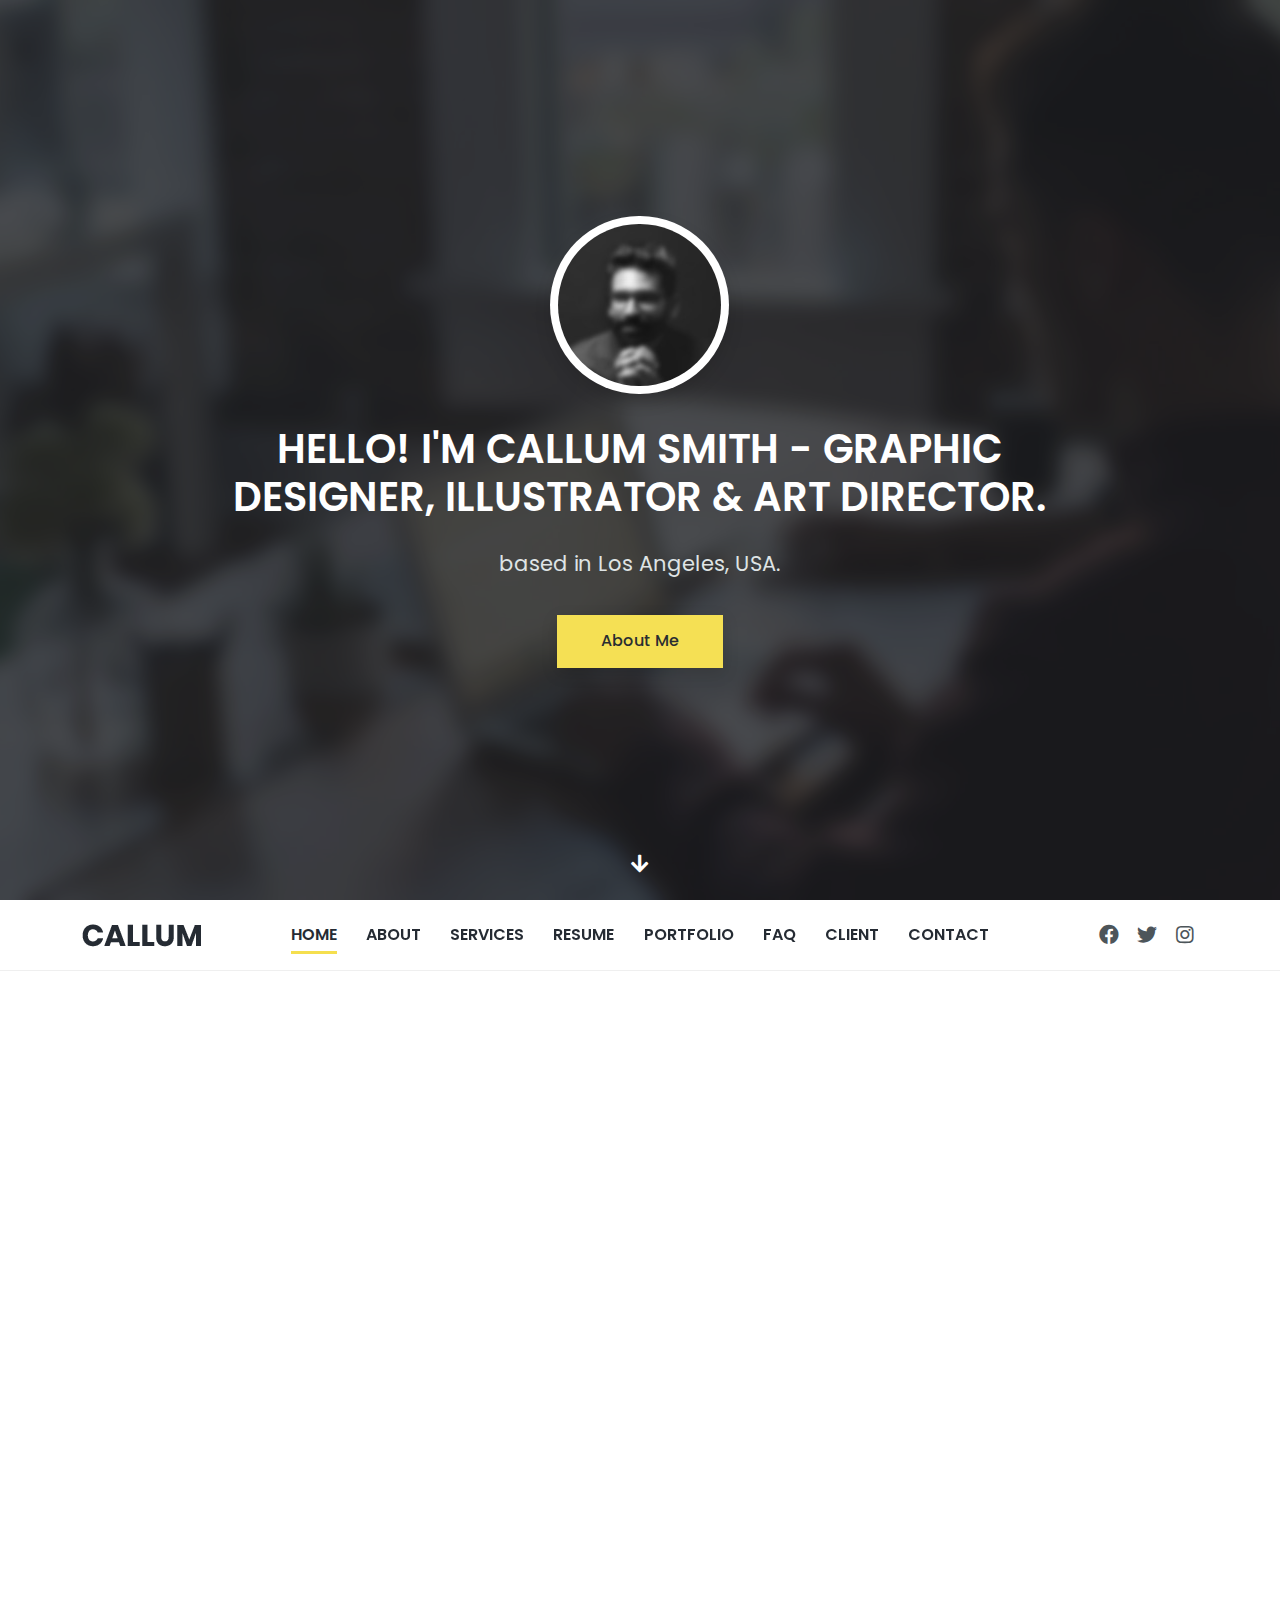
<file: HTML/index-bottom-header-image-parallax.html>
<!DOCTYPE html>
<html lang="en">
<head>
<meta charset="UTF-8" />
<meta http-equiv="X-UA-Compatible" content="IE=edge">
<meta name="viewport" content="width=device-width, initial-scale=1, minimum-scale=1.0, shrink-to-fit=no">
<link href="images/favicon.png" rel="icon" />
<title>Callum - Personal Portfolio HTML Template</title>
<meta name="description" content="Callum is responsive bootstrap 5 one page personal portfolio html template.">
<meta name="author" content="harnishdesign.net">

<!-- Web Fonts -->
<link rel='stylesheet' href='https://fonts.googleapis.com/css?family=Poppins:100,200,300,400,500,600,700,800,900' type='text/css'>

<!-- Stylesheet
============================== -->
<!-- Animate -->
<link rel="stylesheet" type="text/css" href="vendor/animate/animate.min.css" />
<!-- Bootstrap -->
<link rel="stylesheet" type="text/css" href="vendor/bootstrap/css/bootstrap.min.css" />
<!-- Font Awesome Icon -->
<link rel="stylesheet" type="text/css" href="vendor/font-awesome/css/all.min.css" />
<!-- Owl Carousel -->
<link rel="stylesheet" type="text/css" href="vendor/owl.carousel/assets/owl.carousel.min.css" />
<!-- Magnific Popup -->
<link rel="stylesheet" type="text/css" href="vendor/magnific-popup/magnific-popup.min.css" />
<!-- Custom Stylesheet -->
<link rel="stylesheet" type="text/css" href="css/stylesheet.css" />
</head>

<body data-bs-spy="scroll" data-bs-target=".navbar" data-bs-offset="70">

<!-- Preloader -->
<div class="preloader">
  <div class="lds-ellipsis">
    <div></div>
    <div></div>
    <div></div>
    <div></div>
  </div>
</div>
<!-- Preloader End --> 

<!-- Document Wrapper   
=============================== -->
<div id="main-wrapper"> 
  
  <!-- Intro
    ============================================= -->
    <section id="home">
       <div class="hero-wrap">
        <div class="hero-mask opacity-8 bg-dark"></div>
        <div class="hero-bg parallax" style="background-image:url('images/intro-bg.jpg');"></div>
        <div class="hero-content d-flex flex-column fullscreen py-5">
			<div class="container my-auto">
			<div class="row">
			<div class="col-lg-10 mx-auto text-center">
              <div class="bg-white shadow rounded-pill p-2 mb-4 d-inline-block wow zoomIn"> <img class="img-fluid rounded-pill d-block" src="images/web-developer-sm.jpg" title="I'm David" alt=""> </div>
              <h2 class="text-10 text-white text-uppercase fw-600 mb-4 wow fadeInUp">Hello! I'm Callum Smith - Graphic Designer, Illustrator & Art Director.</h2>
              <p class="text-5 text-light pb-3 wow fadeInUp">based in Los Angeles, USA.</p>
              <a href="#about" class="btn btn-primary rounded-0 smooth-scroll wow fadeInUp">About Me</a>
			</div>
			</div>
			</div>
			<div class="container py-2 text-center"> <a href="#about" class="scroll-down-arrow text-white smooth-scroll"><span class="animated"><i class="fas fa-arrow-down"></i></span></a> </div>
		</div>
	  </div>
    </section>
    <!-- Intro end --> 
	
  <!-- Header -->
  <header id="header" class="sticky-top"> 
    <!-- Navbar -->
    <nav class="primary-menu navbar navbar-expand-lg text-uppercase navbar-line-under-text fw-600">
      <div class="container position-relative">
        <div class="col-auto col-lg-2 d-inline-flex ps-lg-0"> 
          <!-- Logo --> 
          <a class="logo" href="index.html" title="Callum"> <img src="images/logo.png" alt="Callum"/> </a> 
          <!-- Logo End --> 
        </div>
        <div class="col col-lg-8 navbar-accordion px-0">
          <button class="navbar-toggler ms-auto" type="button" data-bs-toggle="collapse" data-bs-target="#header-nav"><span></span><span></span><span></span></button>
          <div id="header-nav" class="collapse navbar-collapse justify-content-center">
            <ul class="navbar-nav">
			  <li class="nav-item"><a class="nav-link smooth-scroll active" href="#home">Home</a></li>
              <li class="nav-item"><a class="nav-link smooth-scroll" href="#about">About</a></li>
              <li class="nav-item"><a class="nav-link smooth-scroll" href="#services">Services</a></li>
              <li class="nav-item"><a class="nav-link smooth-scroll" href="#resume">Resume</a></li>
              <li class="nav-item"><a class="nav-link smooth-scroll" href="#portfolio">Portfolio</a></li>
              <li class="nav-item"><a class="nav-link smooth-scroll" href="#faq">FAQ</a></li>
              <li class="nav-item"><a class="nav-link smooth-scroll" href="#testimonial">Client</a></li>
              <li class="nav-item"><a class="nav-link smooth-scroll" href="#contact">Contact</a></li>
            </ul>
          </div>
        </div>
        <div class="col-auto col-lg-2 d-flex justify-content-end ps-0">
		  <ul class="social-icons">
		  <li class="social-icons-facebook"><a data-bs-toggle="tooltip" href="http://www.facebook.com/" target="_blank" title="" data-bs-original-title="Facebook"><i class="fab fa-facebook"></i></a></li>
          <li class="social-icons-twitter"><a data-bs-toggle="tooltip" href="http://www.twitter.com/" target="_blank" title="" data-bs-original-title="Twitter"><i class="fab fa-twitter"></i></a></li>
		  <li class="social-icons-instagram"><a data-bs-toggle="tooltip" href="http://www.instagram.com/" target="_blank" title="" data-bs-original-title="Instagram"><i class="fab fa-instagram"></i></a></li>
          </ul>
        </div>
      </div>
    </nav>
    <!-- Navbar End --> 
  </header>
  <!-- Header End --> 
  
  <!-- Content
  ============================================= -->
  <div id="content" role="main"> 
    
    <!-- About
    ============================================= -->
    <section id="about" class="section">
      <div class="container"> 
        <!-- Heading -->
        <p class="text-center mb-2 wow fadeInUp"><span class="bg-primary text-dark px-2">About Me</span></p>
        <h2 class="text-10 fw-600 text-center mb-5 wow fadeInUp">Know Me More</h2>
        <!-- Heading end-->
        
        <div class="row">
          <div class="col-lg-8 text-center text-lg-start wow fadeInUp">
            <h2 class="text-8 fw-400 mb-3">Hi, I'm <span class="fw-700 border-bottom border-3 border-primary">Callum Smith</span></h2>
            <p class="text-5">I'm a designer & developer with a passion for web design. I enjoy developing simple, clean and slick websites that provide real value to the end user. Thousands of clients have procured exceptional results while working with me. Delivering work within time and budget which meets client’s requirements is our moto.</p>
          </div>
          <div class="col-lg-4 mt-4 mt-lg-0 wow fadeInUp" data-wow-delay="0.2s">
            <div class="featured-box style-4">
              <div class="featured-box-icon text-25 fw-500 bg-primary rounded-circle"><span class="wow heartBeat" data-wow-delay="1.3s">22</span></div>
              <h3 class="text-7 wow rubberBand" data-wow-delay="2s">Years of <span class="fw-700">Experiance</span></h3>
            </div>
          </div>
        </div>
        <div class="row gy-3 mt-4">
          <div class="col-6 col-lg-3 wow fadeInUp">
            <p class="text-muted fw-500 mb-0">Name:</p>
            <p class="text-4 text-dark fw-600 mb-0">Callum Smith</p>
          </div>
          <div class="col-6 col-lg-3 wow fadeInUp" data-wow-delay="0.2s">
            <p class="text-muted fw-500 mb-0">Email:</p>
            <p class="text-4 fw-600 mb-0"><a class="link-dark" href="">chat@callum.com</a></p>
          </div>
          <div class="col-6 col-lg-3 wow fadeInUp" data-wow-delay="0.3s">
            <p class="text-muted fw-500 mb-0">Date of birth:</p>
            <p class="text-4 text-dark fw-600 mb-0">11 November, 1987</p>
          </div>
          <div class="col-6 col-lg-3 wow fadeInUp" data-wow-delay="0.4s">
            <p class="text-muted fw-500 mb-0">From:</p>
            <p class="text-4 text-dark fw-600 mb-0">Los Angeles, USA.</p>
          </div>
        </div>
      </div>
    </section>
    <!-- About end --> 
    
    <!-- Services
    ============================================= -->
    <section id="services" class="section bg-light">
      <div class="container"> 
        <!-- Heading -->
        <p class=" text-center mb-2 wow fadeInUp"><span class="bg-primary text-dark px-2">What I Do?</span></p>
        <h2 class="text-10 fw-600 text-center mb-5 wow fadeInUp">How I can help your next project</h2>
        <!-- Heading end-->
        
        <div class="row gy-5 mt-5">
          <div class="col-sm-6 col-lg-4 wow fadeInUp">
            <div class="featured-box text-center px-md-4">
              <div class="featured-box-icon text-primary text-13"> <i class="fas fa-palette"></i> </div>
              <h3 class="text-6 fw-600 mb-3">Graphic Design</h3>
              <p class="text-muted mb-0">Lorem Ipsum is simply dummy text of the printing and typesetting industry. Lorem Ipsum has been the industry’s standard dummy text. </p>
            </div>
          </div>
          <div class="col-sm-6 col-lg-4 wow fadeInUp">
            <div class="featured-box text-center px-md-4">
              <div class="featured-box-icon text-primary text-13"> <i class="fas fa-desktop"></i></div>
              <h3 class="text-6 fw-600 mb-3">Web Design</h3>
              <p class="text-muted mb-0">Lorem Ipsum is simply dummy text of the printing and typesetting industry. Lorem Ipsum has been the industry’s standard dummy text. </p>
            </div>
          </div>
          <div class="col-sm-6 col-lg-4 wow fadeInUp">
            <div class="featured-box text-center px-md-4">
              <div class="featured-box-icon text-primary text-13"> <i class="fas fa-pencil-ruler"></i> </div>
              <h3 class="text-6 fw-600 mb-3">Web Development</h3>
              <p class="text-muted mb-0">Lorem Ipsum is simply dummy text of the printing and typesetting industry. Lorem Ipsum has been the industry’s standard dummy text. </p>
            </div>
          </div>
          <div class="col-sm-6 col-lg-4 wow fadeInUp">
            <div class="featured-box text-center px-md-4">
              <div class="featured-box-icon text-primary text-13"> <i class="fas fa-paint-brush"></i> </div>
              <h3 class="text-6 fw-600 mb-3">Brand Identity</h3>
              <p class="text-muted mb-0">Lorem Ipsum is simply dummy text of the printing and typesetting industry. Lorem Ipsum has been the industry’s standard dummy text. </p>
            </div>
          </div>
          <div class="col-sm-6 col-lg-4 wow fadeInUp">
            <div class="featured-box text-center px-md-4">
              <div class="featured-box-icon text-primary text-13"> <i class="fas fa-chart-area"></i> </div>
              <h3 class="text-6 fw-600 mb-3">Business Analysis</h3>
              <p class="text-muted mb-0">Lorem Ipsum is simply dummy text of the printing and typesetting industry. Lorem Ipsum has been the industry’s standard dummy text. </p>
            </div>
          </div>
          <div class="col-sm-6 col-lg-4 wow fadeInUp">
            <div class="featured-box text-center px-md-4">
              <div class="featured-box-icon text-primary text-13"> <i class="fas fa-bullhorn"></i> </div>
              <h3 class="text-6 fw-600 mb-3">Digital Marketing</h3>
              <p class="text-muted mb-0">Lorem Ipsum is simply dummy text of the printing and typesetting industry. Lorem Ipsum has been the industry’s standard dummy text. </p>
            </div>
          </div>
        </div>
      </div>
    </section>
    <!-- Services end --> 
    
    <!-- Resume
    ============================================= -->
    <section id="resume" class="section">
      <div class="container"> 
        <!-- Heading -->
        <p class=" text-center mb-2 wow fadeInUp"><span class="bg-primary text-dark px-2">Resume</span></p>
        <h2 class="text-10 fw-600 text-center mb-5 wow fadeInUp">A summary of My Resume</h2>
        <!-- Heading end-->
        
        <div class="row g-5 mt-5"> 
          <!-- My Education -->
          <div class="col-lg-6 wow fadeInUp">
            <h2 class="text-7 fw-600 mb-4 pb-2">My Education</h2>
            <div class="border-start border-2 border-primary ps-3">
              <h3 class="text-5">Master in Computer Engineering</h3>
              <p class="mb-2">Harvard University / 2015 - 2017</p>
              <p class="text-muted">Lorem Ipsum is simply dummy text of the printing and typesetting industry. Lorem Ipsum has been the dummy text.</p>
              <hr class="my-4">
              <h3 class="text-5">Bachelor in Computer Engineering</h3>
              <p class="mb-2">University of California / 2014 - 2015</p>
              <p class="text-muted">Lorem Ipsum is simply dummy text of the printing and typesetting industry. Lorem Ipsum has been the dummy text.</p>
              <hr class="my-4">
              <h3 class="text-5">Computer Science</h3>
              <p class="mb-2">International University / 2013 - 2014</p>
              <p class="text-muted">Lorem Ipsum is simply dummy text of the printing and typesetting industry. Lorem Ipsum has been the dummy text.</p>
            </div>
          </div>
          <!-- My Experience -->
          <div class="col-lg-6 wow fadeInUp" data-wow-delay="0.2s">
            <h2 class="text-7 fw-600 mb-4 pb-2">My Experience</h2>
            <div class="border-start border-2 border-primary ps-3">
              <h3 class="text-5">Sr. Font End Developer</h3>
              <p class="mb-2">Apple Inc / 2020 - Current</p>
              <p class="text-muted">Lorem Ipsum is simply dummy text of the printing and typesetting industry. Lorem Ipsum has been the dummy text.</p>
              <hr class="my-4">
              <h3 class="text-5">Jr. Font End Developer</h3>
              <p class="mb-2">Dribbble Inc / 2018 - 2020</p>
              <p class="text-muted">Lorem Ipsum is simply dummy text of the printing and typesetting industry. Lorem Ipsum has been the dummy text.</p>
              <hr class="my-4">
              <h3 class="text-5">HTML Developer</h3>
              <p class="mb-2">Adobe Inc / 2017 - 2018</p>
              <p class="text-muted">Lorem Ipsum is simply dummy text of the printing and typesetting industry. Lorem Ipsum has been the dummy text.</p>
            </div>
          </div>
        </div>
        
        <!-- My Skills -->
        <h2 class="text-7 fw-600 mb-4 pb-2 mt-5 wow fadeInUp">My Skills</h2>
        <div class="row gx-5">
          <div class="col-md-6 wow fadeInUp">
            <p class="fw-500 text-start mb-2">Web Design <span class="float-end">65%</span></p>
            <div class="progress progress-sm mb-4">
              <div class="progress-bar" role="progressbar" style="width: 65%" aria-valuenow="65" aria-valuemin="0" aria-valuemax="100"></div>
            </div>
            <p class="fw-500 text-start mb-2">HTML/CSS <span class="float-end">95%</span></p>
            <div class="progress progress-sm mb-4">
              <div class="progress-bar" role="progressbar" style="width: 95%" aria-valuenow="95" aria-valuemin="0" aria-valuemax="100"></div>
            </div>
            <p class="fw-500 text-start mb-2">JavaScript <span class="float-end">80%</span></p>
            <div class="progress progress-sm mb-4">
              <div class="progress-bar" role="progressbar" style="width: 80%" aria-valuenow="80" aria-valuemin="0" aria-valuemax="100"></div>
            </div>
          </div>
          <div class="col-md-6 wow fadeInUp" data-wow-delay="0.2s">
            <p class="fw-500 text-start mb-2">React JS <span class="float-end">70%</span></p>
            <div class="progress progress-sm mb-4">
              <div class="progress-bar" role="progressbar" style="width: 70%" aria-valuenow="70" aria-valuemin="0" aria-valuemax="100"></div>
            </div>
            <p class="fw-500 text-start mb-2">Angular Js <span class="float-end">60%</span></p>
            <div class="progress progress-sm mb-4">
              <div class="progress-bar" role="progressbar" style="width: 60%" aria-valuenow="60" aria-valuemin="0" aria-valuemax="100"></div>
            </div>
            <p class="fw-500 text-start mb-2">Bootstrap <span class="float-end">99%</span></p>
            <div class="progress progress-sm mb-4">
              <div class="progress-bar" role="progressbar" style="width: 99%" aria-valuenow="99" aria-valuemin="0" aria-valuemax="100"></div>
            </div>
          </div>
        </div>
        <p class="text-center mt-5 wow fadeInUp"><a href="#" class="btn btn-outline-dark shadow-none rounded-0">Download CV</a></p>
      </div>
    </section>
    <!-- Resume end --> 
    
    <!-- Portfolio
    ============================================= -->
    <section id="portfolio" class="section bg-light">
      <div class="container"> 
        <!-- Heading -->
        <p class=" text-center mb-2 wow fadeInUp"><span class="bg-primary text-dark px-2">Portfolio</span></p>
        <h2 class="text-10 fw-600 text-center mb-5 wow fadeInUp">Some of my most recent projects</h2>
        <!-- Heading end--> 
        
        <!-- Filter Menu -->
        <ul class="portfolio-menu nav nav-tabs fw-600 justify-content-start justify-content-md-center border-bottom-0 mb-4 wow fadeInUp">
          <li class="nav-item"> <a data-filter="*" class="nav-link rounded-0 active" href="">All</a></li>
          <li class="nav-item"> <a data-filter=".detailed" href="" class="nav-link rounded-0">Detailed</a></li>
          <li class="nav-item"> <a data-filter=".mockups" href="" class="nav-link rounded-0">Mockups</a></li>
          <li class="nav-item"> <a data-filter=".youtube" href="" class="nav-link rounded-0">YouTube Videos</a></li>
          <li class="nav-item"> <a data-filter=".vimeo" href="" class="nav-link rounded-0">Vimeo Videos</a></li>
        </ul>
        <!-- Filter Menu end -->
        <div class="portfolio wow fadeInUp">
          <div class="row g-4 mt-3 portfolio-filter">
            <div class="col-sm-6 col-lg-4 detailed">
              <div class="portfolio-box">
                <div class="portfolio-img"> <img class="img-fluid d-block" src="images/projects/project-1.jpg" alt="">
                  <div class="portfolio-overlay"> <a class="popup-ajax stretched-link" href="ajax/portfolio-ajax-project-1.html"></a>
                    <div class="portfolio-overlay-details">
                      <p class="text-primary text-8"><i class="fas fa-file-alt"></i></p>
                      <h5 class="text-white text-5">Detailed Project 1</h5>
                      <span class="text-light">Category</span> </div>
                  </div>
                </div>
              </div>
            </div>
            <div class="col-sm-6 col-lg-4 mockups" data-wow-delay="0.2s">
              <div class="portfolio-box">
                <div class="portfolio-img"> <img class="img-fluid d-block" src="images/projects/project-2.jpg" alt="">
                  <div class="portfolio-overlay"> <a class="popup-img stretched-link" href="images/projects/project-2.jpg"></a>
                    <div class="portfolio-overlay-details">
                      <p class="text-primary text-8"><i class="fas fa-image"></i></p>
                      <h5 class="text-white text-5">Mockups Design 1</h5>
                      <span class="text-light">Category</span> </div>
                  </div>
                </div>
              </div>
            </div>
            <div class="col-sm-6 col-lg-4 youtube" data-wow-delay="0.3s">
              <div class="portfolio-box">
                <div class="portfolio-img"> <img class="img-fluid d-block" src="images/projects/project-3.jpg" alt="">
                  <div class="portfolio-overlay"> <a class="popup-youtube stretched-link" href="https://www.youtube.com/watch?v=PMNnEEEacCg"></a>
                    <div class="portfolio-overlay-details">
                      <p class="text-primary text-8"><i class="fas fa-video"></i></p>
                      <h5 class="text-white text-5">YouTube Video</h5>
                      <span class="text-light">Category</span> </div>
                  </div>
                </div>
              </div>
            </div>
            <div class="col-sm-6 col-lg-4 vimeo">
              <div class="portfolio-box">
                <div class="portfolio-img"> <img class="img-fluid d-block" src="images/projects/project-4.jpg" alt="">
                  <div class="portfolio-overlay"> <a class="popup-vimeo stretched-link" href="https://vimeo.com/259411563"></a>
                    <div class="portfolio-overlay-details">
                      <p class="text-primary text-8"><i class="fas fa-video"></i></p>
                      <h5 class="text-white text-5">Vimeo Video</h5>
                      <span class="text-light">Category</span> </div>
                  </div>
                </div>
              </div>
            </div>
            <div class="col-sm-6 col-lg-4 detailed" data-wow-delay="0.2s">
              <div class="portfolio-box">
                <div class="portfolio-img"> <img class="img-fluid d-block" src="images/projects/project-5.jpg" alt="">
                  <div class="portfolio-overlay"> <a class="popup-ajax stretched-link" href="ajax/portfolio-ajax-project-2.html"></a>
                    <div class="portfolio-overlay-details">
                      <p class="text-primary text-8"><i class="fas fa-file-alt"></i></p>
                      <h5 class="text-white text-5">Detailed Project 2</h5>
                      <span class="text-light">Category</span> </div>
                  </div>
                </div>
              </div>
            </div>
            <div class="col-sm-6 col-lg-4 mockups" data-wow-delay="0.3s">
              <div class="portfolio-box">
                <div class="portfolio-img"> <img class="img-fluid d-block" src="images/projects/project-6.jpg" alt="">
                  <div class="portfolio-overlay"> <a class="popup-img stretched-link" href="images/projects/project-6.jpg"></a>
                    <div class="portfolio-overlay-details">
                      <p class="text-primary text-8"><i class="fas fa-image"></i></p>
                      <h5 class="text-white text-5">Mockups Design 2</h5>
                      <span class="text-light">Category</span> </div>
                  </div>
                </div>
              </div>
            </div>
          </div>
        </div>
      </div>
    </section>
    <!-- Portfolio end --> 
    
    <!-- Call to Action
    ============================================= -->
    <section>
      <div class="hero-wrap">
        <div class="hero-mask opacity-8 bg-dark"></div>
        <div class="hero-bg parallax" style="background-image:url('images/intro-bg-2.jpg');"></div>
        <div class="hero-content section">
          <div class="container text-center py-5 wow fadeInUp">
            <h2 class="text-10 fw-600 text-white mb-5">Interested in working with me?</h2>
            <a href="#contact" class="btn btn-primary rounded-0 smooth-scroll wow rubberBand" data-wow-delay="1s">Hire Me!</a> </div>
        </div>
      </div>
    </section>
    <!-- Call to Action end --> 
    
    <!-- FAQ
    ============================================= -->
    <section id="faq" class="section bg-light">
      <div class="container">
        <div class="row gy-5">
          <div class="col-lg-6 order-1 order-lg-0 wow fadeInUp"> 
            <!-- Heading -->
            <p class="text-center text-lg-start mb-2"><span class="bg-primary text-dark px-2">FAQ</span></p>
            <h2 class="text-10 fw-600 text-center text-lg-start mb-5">Have any questions?</h2>
            <!-- Heading end-->
            <div class="accordion accordion-flush" id="faqTopics">
              <div class="accordion-item">
                <h2 class="accordion-header" id="flush-headingOne">
                  <button class="accordion-button" type="button" data-bs-toggle="collapse" data-bs-target="#flush-collapseOne" aria-expanded="true" aria-controls="flush-collapseOne"> What is Callum? </button>
                </h2>
                <div id="flush-collapseOne" class="accordion-collapse collapse show" aria-labelledby="flush-headingOne" data-bs-parent="#faqTopics">
                  <div class="accordion-body"> Lisque persius interesset his et, in quot quidam persequeris vim, ad mea essent possim iriure. Mutat tacimates id sit. Ridens mediocritatem ius an, eu nec magna imperdiet. </div>
                </div>
              </div>
              <div class="accordion-item">
                <h2 class="accordion-header" id="flush-headingTwo">
                  <button class="accordion-button collapsed" type="button" data-bs-toggle="collapse" data-bs-target="#flush-collapseTwo" aria-expanded="false" aria-controls="flush-collapseTwo"> How Can I Help You? </button>
                </h2>
                <div id="flush-collapseTwo" class="accordion-collapse collapse" aria-labelledby="flush-headingTwo" data-bs-parent="#faqTopics">
                  <div class="accordion-body">
                    <p>Iisque Anim pariatur cliche reprehenderit, enim eiusmod high life accusamus terry richardson ad squid. Food truck quinoa nesciunt laborum eiusmod. Brunch 3 wolf moon tempor, sunt aliqua put a bird on it squid single-origin coffee nulla assumenda shoreditch et.</p>
                    <p class="mb-0">Nihil anim keffiyeh helvetica, craft beer labore wes anderson cred nesciunt sapiente ea proident. Ad vegan excepteur butcher vice lomo.</p>
                  </div>
                </div>
              </div>
              <div class="accordion-item">
                <h2 class="accordion-header" id="flush-headingThree">
                  <button class="accordion-button collapsed" type="button" data-bs-toggle="collapse" data-bs-target="#flush-collapseThree" aria-expanded="false" aria-controls="flush-collapseThree"> Simple process of workflow? </button>
                </h2>
                <div id="flush-collapseThree" class="accordion-collapse collapse" aria-labelledby="flush-headingThree" data-bs-parent="#faqTopics">
                  <div class="accordion-body"> Iisque persius interesset his et, in quot quidam persequeris vim, ad mea essent possim iriure. Mutat tacimates id sit. Ridens mediocritatem ius an, eu nec magna imperdiet. </div>
                </div>
              </div>
              <div class="accordion-item">
                <h2 class="accordion-header" id="flush-headingFour">
                  <button class="accordion-button collapsed" type="button" data-bs-toggle="collapse" data-bs-target="#flush-collapseFour" aria-expanded="false" aria-controls="flush-collapseThree"> Is Callum a Multi-purpose template? </button>
                </h2>
                <div id="flush-collapseFour" class="accordion-collapse collapse" aria-labelledby="flush-headingFour" data-bs-parent="#faqTopics">
                  <div class="accordion-body"> Lorem Ipsum is simply dummy text of the printing and typesetting industry. Food truck quinoa nesciunt laborum eiusmod. Brunch 3 wolf moon tempor, sunt aliqua put a bird on it squid single-origin coffee nulla assumenda shoreditch et. Nihil anim keffiyeh helvetica, craft beer labore wes anderson cred nesciunt sapiente ea proident. </div>
                </div>
              </div>
              <div class="accordion-item">
                <h2 class="accordion-header" id="flush-headingFive">
                  <button class="accordion-button collapsed" type="button" data-bs-toggle="collapse" data-bs-target="#flush-collapseFive" aria-expanded="false" aria-controls="flush-collapseThree"> Why responsive one page template? </button>
                </h2>
                <div id="flush-collapseFive" class="accordion-collapse collapse" aria-labelledby="flush-headingFive" data-bs-parent="#faqTopics">
                  <div class="accordion-body"> Anim pariatur cliche reprehenderit, enim eiusmod high life accusamus terry richardson ad squid. Food truck quinoa nesciunt laborum eiusmod. Brunch 3 wolf moon tempor, sunt aliqua put a bird on it squid single-origin coffee nulla assumenda shoreditch et. Nihil anim keffiyeh helvetica, craft beer labore wes anderson cred nesciunt sapiente ea proident. Ad vegan excepteur butcher vice lomo. </div>
                </div>
              </div>
            </div>
          </div>
          <div class="col-lg-6 d-flex align-items-center justify-content-center order-0 order-lg-1 wow fadeIn" data-wow-delay="1s"> <img class="img-fluid" src="images/faq.png" title="FAQ" alt="faq"> </div>
        </div>
      </div>
    </section>
    <!-- FAQ end --> 
    
    <!-- Testimonial
    ============================================= -->
    <section id="testimonial" class="section bg-secondary">
      <div class="container"> 
        <!-- Heading -->
        <p class=" text-center mb-2 wow fadeIn"><span class="bg-primary text-dark px-2">Client Speak</span></p>
        <h2 class="text-10 fw-600 text-white text-center mb-5 wow fadeIn">What Some of my Clients Say</h2>
        <!-- Heading end-->
        <div class="row">
          <div class="col-lg-9 mx-auto wow fadeInUp">
            <div class="owl-carousel owl-theme owl-light" data-autoplay="true" data-loop="true" data-nav="true" data-margin="30" data-slideby="1" data-stagepadding="5"  data-items-xs="1" data-items-sm="1" data-items-md="1" data-items-lg="1">
              <div class="item text-center px-5"> <span class="text-9 text-primary"><i class="fa fa-quote-start"></i></span>
                <p class="text-5 text-white">Easy to use, reasonably priced simply dummy text of the printing and typesetting industry. Quidam lisque persius interesset his et, in quot quidam possim iriure. simply dummy text of the printing and typesetting industry.”</p>
                <img class="img-fluid d-inline-block w-auto rounded-circle shadow" src="images/testimonial/client-sm-1.jpg" alt=""> <strong class="d-block text-3 fw-600 text-white">Jay Shah</strong> <span class="text-light">Founder at Icomatic Pvt Ltd</span> </div>
              <div class="item text-center px-5"> <span class="text-9 text-primary"><i class="fa fa-quote-start"></i></span>
                <p class="text-5 text-white">“I am happy Working with printing and typesetting industry. Quidam lisque persius interesset his et, in quot quidam persequeris essent possim iriure. simply dummy text of the printing and typesetting industry.”</p>
                <img class="img-fluid d-inline-block w-auto rounded-circle shadow" src="images/testimonial/client-sm-2.jpg" alt=""> <strong class="d-block text-3 fw-500 text-white">Patrick Cary</strong> <span class="text-light">Freelancer from USA</span> </div>
              <div class="item text-center px-5"> <span class="text-9 text-primary"><i class="fa fa-quote-start"></i></span>
                <p class="text-5 text-white">“Only trying it out since a few days. But up to now excellent. Seems to work flawlessly. priced simply dummy text of the printing and typesetting industry.”</p>
                <img class="img-fluid d-inline-block w-auto rounded-circle shadow" src="images/testimonial/client-sm-3.jpg" alt=""> <strong class="d-block text-3 fw-500 text-white">Dennis Jacques</strong> <span class="text-light">Noon Inc</span> </div>
              <div class="item text-center px-5"> <span class="text-9 text-primary"><i class="fa fa-quote-start"></i></span>
                <p class="text-5 text-white">“I have used them twice now. Good rates, very efficient service and priced simply dummy text of the printing and typesetting industry quidam interesset his et. simply dummy text of the printing and typesetting industry. Excellent.”</p>
                <img class="img-fluid d-inline-block w-auto rounded-circle shadow" src="images/testimonial/client-sm-4.jpg" alt=""> <strong class="d-block text-3 fw-500 text-white">Chris Tom</strong> <span class="text-light">Company CEO from UK</span> </div>
            </div>
          </div>
        </div>
      </div>
    </section>
    <!-- Testimonial end --> 
    
    <!-- Contact Me
    ============================================= -->
    <section id="contact" class="section bg-primary">
      <div class="container">
        <div class="row">
          <div class="col-lg-5 text-center text-lg-start wow fadeInUp">
            <h2 class="text-10 fw-600 mb-5">Let's get in touch</h2>
            <p class="text-5 mb-5">I enjoy discussing new projects and design challenges. Please share as much info, as possible so we can get the most out of our first catch-up.</p>
            <h3 class="text-5 fw-600">Living In:</h3>
            <address class="text-4">
            30 Shacham street,
            Los Angeles, USA.
            </address>
            <h3 class="text-5 fw-600">Call:</h3>
            <p class="text-4">(+060) 444 434 444</p>
            <ul class="social-icons social-icons-lg justify-content-center justify-content-lg-start mt-5">
              <li class="social-icons-twitter"><a data-bs-toggle="tooltip" href="https://twitter.com/harnishdesign/" target="_blank" title="" data-bs-original-title="Twitter"><i class="fab fa-twitter"></i></a></li>
              <li class="social-icons-facebook"><a data-bs-toggle="tooltip" href="http://www.facebook.com/harnishdesign/" target="_blank" title="" data-bs-original-title="Facebook"><i class="fab fa-facebook"></i></a></li>
              <li class="social-icons-instagram"><a data-bs-toggle="tooltip" href="http://www.instagram.com/" target="_blank" title="" data-bs-original-title="Instagram"><i class="fab fa-instagram"></i></a></li>
              <li class="social-icons-github"><a data-bs-toggle="tooltip" href="http://www.github.com/" target="_blank" title="" data-bs-original-title="GitHub"><i class="fab fa-github"></i></a></li>
              <li class="social-icons-dribbble"><a data-bs-toggle="tooltip" href="http://www.dribbble.com/harnishdesign/" target="_blank" title="" data-bs-original-title="Dribbble"><i class="fab fa-dribbble"></i></a></li>
            </ul>
          </div>
          <div class="col-lg-6 ms-auto mt-5 mt-lg-0 wow fadeInUp" data-wow-delay="0.3s">
            <h2 class="text-10 fw-600 text-center text-lg-start mb-5">Estimate your Project?</h2>
            <!-- Contact Form -->
            <form id="contact-form" class="form-border" action="php/mail.php" method="post">
              <div class="row g-4">
                <div class="col-12">
                  <label class="form-label" for="name">What is Your Name:</label>
                  <input id="name" name="name" type="text" class="form-control py-1" required >
                </div>
                <div class="col-12">
                  <label class="form-label" for="email">Your Email Address:</label>
                  <input id="email" name="email" type="email" class="form-control py-1" required >
                </div>
                <div class="col-12">
                  <label class="form-label" for="form-message">How can I Help you?:</label>
                  <textarea id="form-message" name="form-message" class="form-control py-1" rows="4" required ></textarea>
                </div>
                <div class="col-12 text-center text-lg-start">
                  <button id="submit-btn" class="btn btn-dark rounded-0" type="submit">Send <span class="ms-3"><i class="fas fa-arrow-right"></i></span></button>
                </div>
              </div>
            </form>
            <!-- Contact Form end --> 
          </div>
        </div>
      </div>
    </section>
    <!-- Contact Me end --> 
    
  </div>
  <!-- Content end --> 
  
  <!-- Footer
  ============================================= -->
  <footer id="footer" class="section bg-dark text-white">
    <div class="container">
      <div class="row">
        <div class="col-lg-6 text-center text-lg-start wow fadeInUp">
          <p class="mb-2 mb-lg-0">Copyright © 2021 <a class="fw-600" href="#">Callum</a>. All Rights Reserved.</p>
        </div>
        <div class="col-lg-6 wow fadeInUp">
          <p class="mb-0 text-center text-lg-end">Designed by <a class="fw-600" href="http://www.harnishdesign.net/">Harnish Design</a></p>
        </div>
      </div>
    </div>
  </footer>
  <!-- Footer end --> 
  
</div>
<!-- Document Wrapper end --> 

<!-- Back to Top
============================================= --> 
<a id="back-to-top" class="rounded-circle" data-bs-toggle="tooltip" title="Back to Top" href="javascript:void(0)"><i class="fas fa-arrow-up"></i></a>

<!-- JavaScript --> 
<script src="vendor/jquery/jquery.min.js"></script> 
<script src="vendor/bootstrap/js/bootstrap.bundle.min.js"></script> 
<!-- Easing --> 
<script src="vendor/jquery.easing/jquery.easing.min.js"></script> 
<!-- Appear --> 
<script src="vendor/jquery.appear/jquery.appear.min.js"></script> 
<!-- WOW animation --> 
<script src="vendor/wow/wow.min.js"></script>
<!-- Images Loaded --> 
<script src="vendor/imagesloaded/imagesloaded.pkgd.min.js"></script> 
<!-- Typed --> 
<script src="vendor/typed/typed.min.js"></script> 
<!-- Parallax Bg --> 
<script src="vendor/parallaxie/parallaxie.min.js"></script> 
<!-- Owl Carousel --> 
<script src="vendor/owl.carousel/owl.carousel.min.js"></script> 
<!-- isotope Portfolio Filter --> 
<script src="vendor/isotope/isotope.pkgd.min.js"></script> 
<!-- Magnific Popup --> 
<script src="vendor/magnific-popup/jquery.magnific-popup.min.js"></script>
<!-- Custom Script --> 
<script src="js/theme.js"></script>
</body>
</html>
</file>
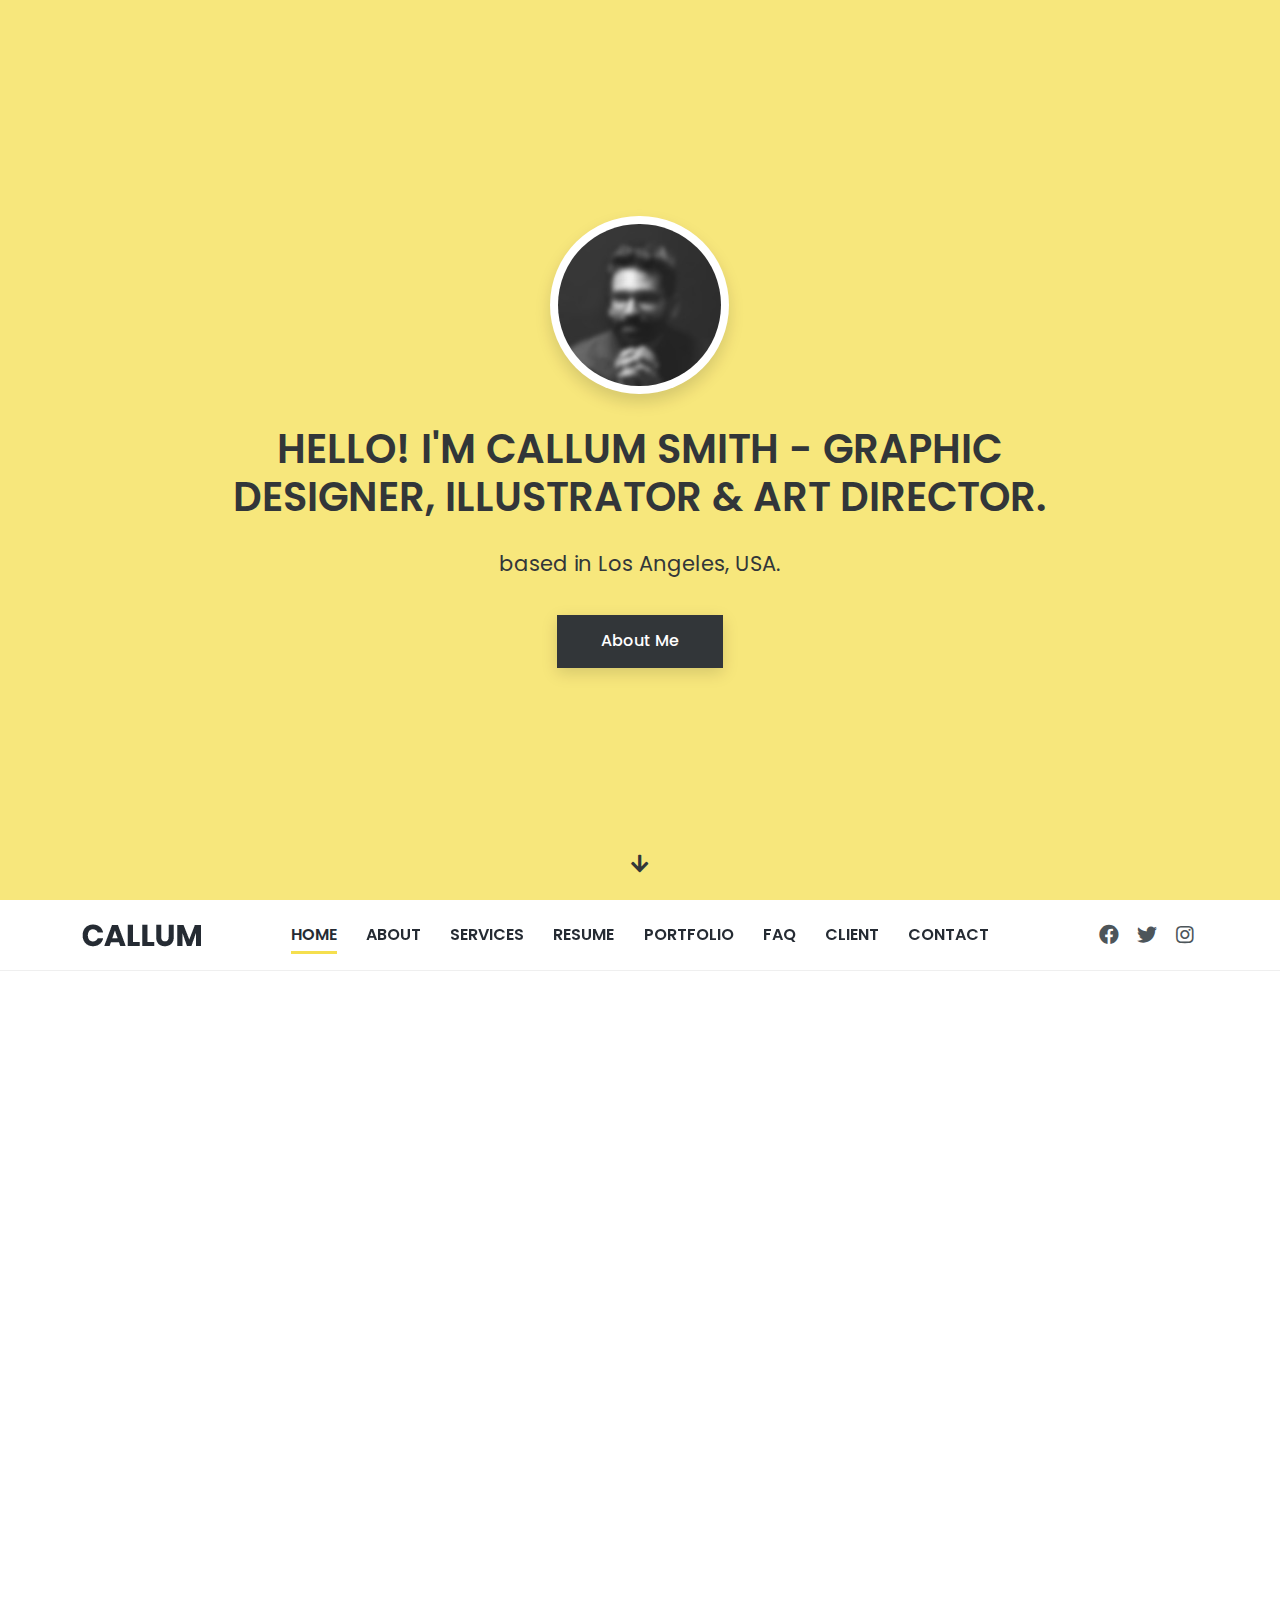
<file: HTML/index-bottom-header-video-youtube.html>
<!DOCTYPE html>
<html lang="en">
<head>
<meta charset="UTF-8" />
<meta http-equiv="X-UA-Compatible" content="IE=edge">
<meta name="viewport" content="width=device-width, initial-scale=1, minimum-scale=1.0, shrink-to-fit=no">
<link href="images/favicon.png" rel="icon" />
<title>Callum - Personal Portfolio HTML Template</title>
<meta name="description" content="Callum is responsive bootstrap 5 one page personal portfolio html template.">
<meta name="author" content="harnishdesign.net">

<!-- Web Fonts -->
<link rel='stylesheet' href='https://fonts.googleapis.com/css?family=Poppins:100,200,300,400,500,600,700,800,900' type='text/css'>

<!-- Stylesheet
============================== -->
<!-- Animate -->
<link rel="stylesheet" type="text/css" href="vendor/animate/animate.min.css" />
<!-- Bootstrap -->
<link rel="stylesheet" type="text/css" href="vendor/bootstrap/css/bootstrap.min.css" />
<!-- Font Awesome Icon -->
<link rel="stylesheet" type="text/css" href="vendor/font-awesome/css/all.min.css" />
<!-- Owl Carousel -->
<link rel="stylesheet" type="text/css" href="vendor/owl.carousel/assets/owl.carousel.min.css" />
<!-- Magnific Popup -->
<link rel="stylesheet" type="text/css" href="vendor/magnific-popup/magnific-popup.min.css" />
<!-- Youtube Video Background -->
<link rel="stylesheet" type="text/css" href="vendor/jquery.mb.YTPlayer/css/jquery.mb.YTPlayer.min.css" />
<!-- Custom Stylesheet -->
<link rel="stylesheet" type="text/css" href="css/stylesheet.css" />
</head>

<body data-bs-spy="scroll" data-bs-target=".navbar" data-bs-offset="70">

<!-- Preloader -->
<div class="preloader">
  <div class="lds-ellipsis">
    <div></div>
    <div></div>
    <div></div>
    <div></div>
  </div>
</div>
<!-- Preloader End --> 

<!-- Document Wrapper   
=============================== -->
<div id="main-wrapper"> 
  
  <!-- Intro
    ============================================= -->
    <section id="home">
       <div class="hero-wrap">
        <div class="hero-mask opacity-8 bg-primary"></div>
        <div class="player" data-property="{videoURL:'https://youtu.be/8So9OCr_HEA',containment:'#home', showControls:false, autoPlay:true, loop:true, mute:true, startAt:0, opacity:1}"></div>
        <div class="hero-content d-flex flex-column fullscreen py-5">
			<div class="container my-auto">
			<div class="row">
			<div class="col-lg-10 mx-auto text-center">
              <div class="bg-white shadow rounded-pill p-2 mb-4 d-inline-block wow fadeInUp"> <img class="img-fluid rounded-pill d-block" src="images/web-developer-sm.jpg" title="I'm David" alt=""> </div>
              <h2 class="text-10 text-uppercase fw-600 mb-4 wow fadeInUp">Hello! I'm Callum Smith - Graphic Designer, Illustrator & Art Director.</h2>
              <p class="text-5 pb-3 wow fadeInUp">based in Los Angeles, USA.</p>
              <a href="#about" class="btn btn-dark rounded-0 smooth-scroll wow fadeInUp">About Me</a>
			</div>
			</div>
			</div>
			<div class="container py-2 text-center"> <a href="#about" class="scroll-down-arrow text-dark smooth-scroll"><span class="animated"><i class="fas fa-arrow-down"></i></span></a> </div>
		</div>
	  </div>
    </section>
    <!-- Intro end --> 
	
  <!-- Header -->
  <header id="header" class="sticky-top"> 
    <!-- Navbar -->
    <nav class="primary-menu navbar navbar-expand-lg text-uppercase navbar-line-under-text fw-600">
      <div class="container position-relative">
        <div class="col-auto col-lg-2 d-inline-flex ps-lg-0"> 
          <!-- Logo --> 
          <a class="logo" href="index.html" title="Callum"> <img src="images/logo.png" alt="Callum"/> </a> 
          <!-- Logo End --> 
        </div>
        <div class="col col-lg-8 navbar-accordion px-0">
          <button class="navbar-toggler ms-auto" type="button" data-bs-toggle="collapse" data-bs-target="#header-nav"><span></span><span></span><span></span></button>
          <div id="header-nav" class="collapse navbar-collapse justify-content-center">
            <ul class="navbar-nav">
			  <li class="nav-item"><a class="nav-link smooth-scroll active" href="#home">Home</a></li>
              <li class="nav-item"><a class="nav-link smooth-scroll" href="#about">About</a></li>
              <li class="nav-item"><a class="nav-link smooth-scroll" href="#services">Services</a></li>
              <li class="nav-item"><a class="nav-link smooth-scroll" href="#resume">Resume</a></li>
              <li class="nav-item"><a class="nav-link smooth-scroll" href="#portfolio">Portfolio</a></li>
              <li class="nav-item"><a class="nav-link smooth-scroll" href="#faq">FAQ</a></li>
              <li class="nav-item"><a class="nav-link smooth-scroll" href="#testimonial">Client</a></li>
              <li class="nav-item"><a class="nav-link smooth-scroll" href="#contact">Contact</a></li>
            </ul>
          </div>
        </div>
        <div class="col-auto col-lg-2 d-flex justify-content-end ps-0">
		  <ul class="social-icons">
		  <li class="social-icons-facebook"><a data-bs-toggle="tooltip" href="http://www.facebook.com/" target="_blank" title="" data-bs-original-title="Facebook"><i class="fab fa-facebook"></i></a></li>
          <li class="social-icons-twitter"><a data-bs-toggle="tooltip" href="http://www.twitter.com/" target="_blank" title="" data-bs-original-title="Twitter"><i class="fab fa-twitter"></i></a></li>
		  <li class="social-icons-instagram"><a data-bs-toggle="tooltip" href="http://www.instagram.com/" target="_blank" title="" data-bs-original-title="Instagram"><i class="fab fa-instagram"></i></a></li>
          </ul>
        </div>
      </div>
    </nav>
    <!-- Navbar End --> 
  </header>
  <!-- Header End --> 
  
  <!-- Content
  ============================================= -->
  <div id="content" role="main"> 
    
    <!-- About
    ============================================= -->
    <section id="about" class="section">
      <div class="container"> 
        <!-- Heading -->
        <p class="text-center mb-2 wow fadeInUp"><span class="bg-primary text-dark px-2">About Me</span></p>
        <h2 class="text-10 fw-600 text-center mb-5 wow fadeInUp">Know Me More</h2>
        <!-- Heading end-->
        
        <div class="row">
          <div class="col-lg-8 text-center text-lg-start wow fadeInUp">
            <h2 class="text-8 fw-400 mb-3">Hi, I'm <span class="fw-700 border-bottom border-3 border-primary">Callum Smith</span></h2>
            <p class="text-5">I'm a designer & developer with a passion for web design. I enjoy developing simple, clean and slick websites that provide real value to the end user. Thousands of clients have procured exceptional results while working with me. Delivering work within time and budget which meets client’s requirements is our moto.</p>
          </div>
          <div class="col-lg-4 mt-4 mt-lg-0 wow fadeInUp" data-wow-delay="0.2s">
            <div class="featured-box style-4">
              <div class="featured-box-icon text-25 fw-500 bg-primary rounded-circle"><span class="wow heartBeat" data-wow-delay="1.3s">22</span></div>
              <h3 class="text-7 wow rubberBand" data-wow-delay="2s">Years of <span class="fw-700">Experiance</span></h3>
            </div>
          </div>
        </div>
        <div class="row gy-3 mt-4">
          <div class="col-6 col-lg-3 wow fadeInUp">
            <p class="text-muted fw-500 mb-0">Name:</p>
            <p class="text-4 text-dark fw-600 mb-0">Callum Smith</p>
          </div>
          <div class="col-6 col-lg-3 wow fadeInUp" data-wow-delay="0.2s">
            <p class="text-muted fw-500 mb-0">Email:</p>
            <p class="text-4 fw-600 mb-0"><a class="link-dark" href="">chat@callum.com</a></p>
          </div>
          <div class="col-6 col-lg-3 wow fadeInUp" data-wow-delay="0.3s">
            <p class="text-muted fw-500 mb-0">Date of birth:</p>
            <p class="text-4 text-dark fw-600 mb-0">11 November, 1987</p>
          </div>
          <div class="col-6 col-lg-3 wow fadeInUp" data-wow-delay="0.4s">
            <p class="text-muted fw-500 mb-0">From:</p>
            <p class="text-4 text-dark fw-600 mb-0">Los Angeles, USA.</p>
          </div>
        </div>
      </div>
    </section>
    <!-- About end --> 
    
    <!-- Services
    ============================================= -->
    <section id="services" class="section bg-light">
      <div class="container"> 
        <!-- Heading -->
        <p class=" text-center mb-2 wow fadeInUp"><span class="bg-primary text-dark px-2">What I Do?</span></p>
        <h2 class="text-10 fw-600 text-center mb-5 wow fadeInUp">How I can help your next project</h2>
        <!-- Heading end-->
        
        <div class="row gy-5 mt-5">
          <div class="col-sm-6 col-lg-4 wow fadeInUp">
            <div class="featured-box text-center px-md-4">
              <div class="featured-box-icon text-primary text-13"> <i class="fas fa-palette"></i> </div>
              <h3 class="text-6 fw-600 mb-3">Graphic Design</h3>
              <p class="text-muted mb-0">Lorem Ipsum is simply dummy text of the printing and typesetting industry. Lorem Ipsum has been the industry’s standard dummy text. </p>
            </div>
          </div>
          <div class="col-sm-6 col-lg-4 wow fadeInUp">
            <div class="featured-box text-center px-md-4">
              <div class="featured-box-icon text-primary text-13"> <i class="fas fa-desktop"></i></div>
              <h3 class="text-6 fw-600 mb-3">Web Design</h3>
              <p class="text-muted mb-0">Lorem Ipsum is simply dummy text of the printing and typesetting industry. Lorem Ipsum has been the industry’s standard dummy text. </p>
            </div>
          </div>
          <div class="col-sm-6 col-lg-4 wow fadeInUp">
            <div class="featured-box text-center px-md-4">
              <div class="featured-box-icon text-primary text-13"> <i class="fas fa-pencil-ruler"></i> </div>
              <h3 class="text-6 fw-600 mb-3">Web Development</h3>
              <p class="text-muted mb-0">Lorem Ipsum is simply dummy text of the printing and typesetting industry. Lorem Ipsum has been the industry’s standard dummy text. </p>
            </div>
          </div>
          <div class="col-sm-6 col-lg-4 wow fadeInUp">
            <div class="featured-box text-center px-md-4">
              <div class="featured-box-icon text-primary text-13"> <i class="fas fa-paint-brush"></i> </div>
              <h3 class="text-6 fw-600 mb-3">Brand Identity</h3>
              <p class="text-muted mb-0">Lorem Ipsum is simply dummy text of the printing and typesetting industry. Lorem Ipsum has been the industry’s standard dummy text. </p>
            </div>
          </div>
          <div class="col-sm-6 col-lg-4 wow fadeInUp">
            <div class="featured-box text-center px-md-4">
              <div class="featured-box-icon text-primary text-13"> <i class="fas fa-chart-area"></i> </div>
              <h3 class="text-6 fw-600 mb-3">Business Analysis</h3>
              <p class="text-muted mb-0">Lorem Ipsum is simply dummy text of the printing and typesetting industry. Lorem Ipsum has been the industry’s standard dummy text. </p>
            </div>
          </div>
          <div class="col-sm-6 col-lg-4 wow fadeInUp">
            <div class="featured-box text-center px-md-4">
              <div class="featured-box-icon text-primary text-13"> <i class="fas fa-bullhorn"></i> </div>
              <h3 class="text-6 fw-600 mb-3">Digital Marketing</h3>
              <p class="text-muted mb-0">Lorem Ipsum is simply dummy text of the printing and typesetting industry. Lorem Ipsum has been the industry’s standard dummy text. </p>
            </div>
          </div>
        </div>
      </div>
    </section>
    <!-- Services end --> 
    
    <!-- Resume
    ============================================= -->
    <section id="resume" class="section">
      <div class="container"> 
        <!-- Heading -->
        <p class=" text-center mb-2 wow fadeInUp"><span class="bg-primary text-dark px-2">Resume</span></p>
        <h2 class="text-10 fw-600 text-center mb-5 wow fadeInUp">A summary of My Resume</h2>
        <!-- Heading end-->
        
        <div class="row g-5 mt-5"> 
          <!-- My Education -->
          <div class="col-lg-6 wow fadeInUp">
            <h2 class="text-7 fw-600 mb-4 pb-2">My Education</h2>
            <div class="border-start border-2 border-primary ps-3">
              <h3 class="text-5">Master in Computer Engineering</h3>
              <p class="mb-2">Harvard University / 2015 - 2017</p>
              <p class="text-muted">Lorem Ipsum is simply dummy text of the printing and typesetting industry. Lorem Ipsum has been the dummy text.</p>
              <hr class="my-4">
              <h3 class="text-5">Bachelor in Computer Engineering</h3>
              <p class="mb-2">University of California / 2014 - 2015</p>
              <p class="text-muted">Lorem Ipsum is simply dummy text of the printing and typesetting industry. Lorem Ipsum has been the dummy text.</p>
              <hr class="my-4">
              <h3 class="text-5">Computer Science</h3>
              <p class="mb-2">International University / 2013 - 2014</p>
              <p class="text-muted">Lorem Ipsum is simply dummy text of the printing and typesetting industry. Lorem Ipsum has been the dummy text.</p>
            </div>
          </div>
          <!-- My Experience -->
          <div class="col-lg-6 wow fadeInUp" data-wow-delay="0.2s">
            <h2 class="text-7 fw-600 mb-4 pb-2">My Experience</h2>
            <div class="border-start border-2 border-primary ps-3">
              <h3 class="text-5">Sr. Font End Developer</h3>
              <p class="mb-2">Apple Inc / 2020 - Current</p>
              <p class="text-muted">Lorem Ipsum is simply dummy text of the printing and typesetting industry. Lorem Ipsum has been the dummy text.</p>
              <hr class="my-4">
              <h3 class="text-5">Jr. Font End Developer</h3>
              <p class="mb-2">Dribbble Inc / 2018 - 2020</p>
              <p class="text-muted">Lorem Ipsum is simply dummy text of the printing and typesetting industry. Lorem Ipsum has been the dummy text.</p>
              <hr class="my-4">
              <h3 class="text-5">HTML Developer</h3>
              <p class="mb-2">Adobe Inc / 2017 - 2018</p>
              <p class="text-muted">Lorem Ipsum is simply dummy text of the printing and typesetting industry. Lorem Ipsum has been the dummy text.</p>
            </div>
          </div>
        </div>
        
        <!-- My Skills -->
        <h2 class="text-7 fw-600 mb-4 pb-2 mt-5 wow fadeInUp">My Skills</h2>
        <div class="row gx-5">
          <div class="col-md-6 wow fadeInUp">
            <p class="fw-500 text-start mb-2">Web Design <span class="float-end">65%</span></p>
            <div class="progress progress-sm mb-4">
              <div class="progress-bar" role="progressbar" style="width: 65%" aria-valuenow="65" aria-valuemin="0" aria-valuemax="100"></div>
            </div>
            <p class="fw-500 text-start mb-2">HTML/CSS <span class="float-end">95%</span></p>
            <div class="progress progress-sm mb-4">
              <div class="progress-bar" role="progressbar" style="width: 95%" aria-valuenow="95" aria-valuemin="0" aria-valuemax="100"></div>
            </div>
            <p class="fw-500 text-start mb-2">JavaScript <span class="float-end">80%</span></p>
            <div class="progress progress-sm mb-4">
              <div class="progress-bar" role="progressbar" style="width: 80%" aria-valuenow="80" aria-valuemin="0" aria-valuemax="100"></div>
            </div>
          </div>
          <div class="col-md-6 wow fadeInUp" data-wow-delay="0.2s">
            <p class="fw-500 text-start mb-2">React JS <span class="float-end">70%</span></p>
            <div class="progress progress-sm mb-4">
              <div class="progress-bar" role="progressbar" style="width: 70%" aria-valuenow="70" aria-valuemin="0" aria-valuemax="100"></div>
            </div>
            <p class="fw-500 text-start mb-2">Angular Js <span class="float-end">60%</span></p>
            <div class="progress progress-sm mb-4">
              <div class="progress-bar" role="progressbar" style="width: 60%" aria-valuenow="60" aria-valuemin="0" aria-valuemax="100"></div>
            </div>
            <p class="fw-500 text-start mb-2">Bootstrap <span class="float-end">99%</span></p>
            <div class="progress progress-sm mb-4">
              <div class="progress-bar" role="progressbar" style="width: 99%" aria-valuenow="99" aria-valuemin="0" aria-valuemax="100"></div>
            </div>
          </div>
        </div>
        <p class="text-center mt-5 wow fadeInUp"><a href="#" class="btn btn-outline-dark shadow-none rounded-0">Download CV</a></p>
      </div>
    </section>
    <!-- Resume end --> 
    
    <!-- Portfolio
    ============================================= -->
    <section id="portfolio" class="section bg-light">
      <div class="container"> 
        <!-- Heading -->
        <p class=" text-center mb-2 wow fadeInUp"><span class="bg-primary text-dark px-2">Portfolio</span></p>
        <h2 class="text-10 fw-600 text-center mb-5 wow fadeInUp">Some of my most recent projects</h2>
        <!-- Heading end--> 
        
        <!-- Filter Menu -->
        <ul class="portfolio-menu nav nav-tabs fw-600 justify-content-start justify-content-md-center border-bottom-0 mb-4 wow fadeInUp">
          <li class="nav-item"> <a data-filter="*" class="nav-link rounded-0 active" href="">All</a></li>
          <li class="nav-item"> <a data-filter=".detailed" href="" class="nav-link rounded-0">Detailed</a></li>
          <li class="nav-item"> <a data-filter=".mockups" href="" class="nav-link rounded-0">Mockups</a></li>
          <li class="nav-item"> <a data-filter=".youtube" href="" class="nav-link rounded-0">YouTube Videos</a></li>
          <li class="nav-item"> <a data-filter=".vimeo" href="" class="nav-link rounded-0">Vimeo Videos</a></li>
        </ul>
        <!-- Filter Menu end -->
        <div class="portfolio wow fadeInUp">
          <div class="row g-4 mt-3 portfolio-filter">
            <div class="col-sm-6 col-lg-4 detailed">
              <div class="portfolio-box">
                <div class="portfolio-img"> <img class="img-fluid d-block" src="images/projects/project-1.jpg" alt="">
                  <div class="portfolio-overlay"> <a class="popup-ajax stretched-link" href="ajax/portfolio-ajax-project-1.html"></a>
                    <div class="portfolio-overlay-details">
                      <p class="text-primary text-8"><i class="fas fa-file-alt"></i></p>
                      <h5 class="text-white text-5">Detailed Project 1</h5>
                      <span class="text-light">Category</span> </div>
                  </div>
                </div>
              </div>
            </div>
            <div class="col-sm-6 col-lg-4 mockups" data-wow-delay="0.2s">
              <div class="portfolio-box">
                <div class="portfolio-img"> <img class="img-fluid d-block" src="images/projects/project-2.jpg" alt="">
                  <div class="portfolio-overlay"> <a class="popup-img stretched-link" href="images/projects/project-2.jpg"></a>
                    <div class="portfolio-overlay-details">
                      <p class="text-primary text-8"><i class="fas fa-image"></i></p>
                      <h5 class="text-white text-5">Mockups Design 1</h5>
                      <span class="text-light">Category</span> </div>
                  </div>
                </div>
              </div>
            </div>
            <div class="col-sm-6 col-lg-4 youtube" data-wow-delay="0.3s">
              <div class="portfolio-box">
                <div class="portfolio-img"> <img class="img-fluid d-block" src="images/projects/project-3.jpg" alt="">
                  <div class="portfolio-overlay"> <a class="popup-youtube stretched-link" href="https://www.youtube.com/watch?v=PMNnEEEacCg"></a>
                    <div class="portfolio-overlay-details">
                      <p class="text-primary text-8"><i class="fas fa-video"></i></p>
                      <h5 class="text-white text-5">YouTube Video</h5>
                      <span class="text-light">Category</span> </div>
                  </div>
                </div>
              </div>
            </div>
            <div class="col-sm-6 col-lg-4 vimeo">
              <div class="portfolio-box">
                <div class="portfolio-img"> <img class="img-fluid d-block" src="images/projects/project-4.jpg" alt="">
                  <div class="portfolio-overlay"> <a class="popup-vimeo stretched-link" href="https://vimeo.com/259411563"></a>
                    <div class="portfolio-overlay-details">
                      <p class="text-primary text-8"><i class="fas fa-video"></i></p>
                      <h5 class="text-white text-5">Vimeo Video</h5>
                      <span class="text-light">Category</span> </div>
                  </div>
                </div>
              </div>
            </div>
            <div class="col-sm-6 col-lg-4 detailed" data-wow-delay="0.2s">
              <div class="portfolio-box">
                <div class="portfolio-img"> <img class="img-fluid d-block" src="images/projects/project-5.jpg" alt="">
                  <div class="portfolio-overlay"> <a class="popup-ajax stretched-link" href="ajax/portfolio-ajax-project-2.html"></a>
                    <div class="portfolio-overlay-details">
                      <p class="text-primary text-8"><i class="fas fa-file-alt"></i></p>
                      <h5 class="text-white text-5">Detailed Project 2</h5>
                      <span class="text-light">Category</span> </div>
                  </div>
                </div>
              </div>
            </div>
            <div class="col-sm-6 col-lg-4 mockups" data-wow-delay="0.3s">
              <div class="portfolio-box">
                <div class="portfolio-img"> <img class="img-fluid d-block" src="images/projects/project-6.jpg" alt="">
                  <div class="portfolio-overlay"> <a class="popup-img stretched-link" href="images/projects/project-6.jpg"></a>
                    <div class="portfolio-overlay-details">
                      <p class="text-primary text-8"><i class="fas fa-image"></i></p>
                      <h5 class="text-white text-5">Mockups Design 2</h5>
                      <span class="text-light">Category</span> </div>
                  </div>
                </div>
              </div>
            </div>
          </div>
        </div>
      </div>
    </section>
    <!-- Portfolio end --> 
    
    <!-- Call to Action
    ============================================= -->
    <section>
      <div class="hero-wrap">
        <div class="hero-mask opacity-8 bg-dark"></div>
        <div class="hero-bg parallax" style="background-image:url('images/intro-bg-2.jpg');"></div>
        <div class="hero-content section">
          <div class="container text-center py-5 wow fadeInUp">
            <h2 class="text-10 fw-600 text-white mb-5">Interested in working with me?</h2>
            <a href="#contact" class="btn btn-primary rounded-0 smooth-scroll wow rubberBand" data-wow-delay="1s">Hire Me!</a> </div>
        </div>
      </div>
    </section>
    <!-- Call to Action end --> 
    
    <!-- FAQ
    ============================================= -->
    <section id="faq" class="section bg-light">
      <div class="container">
        <div class="row gy-5">
          <div class="col-lg-6 order-1 order-lg-0 wow fadeInUp"> 
            <!-- Heading -->
            <p class="text-center text-lg-start mb-2"><span class="bg-primary text-dark px-2">FAQ</span></p>
            <h2 class="text-10 fw-600 text-center text-lg-start mb-5">Have any questions?</h2>
            <!-- Heading end-->
            <div class="accordion accordion-flush" id="faqTopics">
              <div class="accordion-item">
                <h2 class="accordion-header" id="flush-headingOne">
                  <button class="accordion-button" type="button" data-bs-toggle="collapse" data-bs-target="#flush-collapseOne" aria-expanded="true" aria-controls="flush-collapseOne"> What is Callum? </button>
                </h2>
                <div id="flush-collapseOne" class="accordion-collapse collapse show" aria-labelledby="flush-headingOne" data-bs-parent="#faqTopics">
                  <div class="accordion-body"> Lisque persius interesset his et, in quot quidam persequeris vim, ad mea essent possim iriure. Mutat tacimates id sit. Ridens mediocritatem ius an, eu nec magna imperdiet. </div>
                </div>
              </div>
              <div class="accordion-item">
                <h2 class="accordion-header" id="flush-headingTwo">
                  <button class="accordion-button collapsed" type="button" data-bs-toggle="collapse" data-bs-target="#flush-collapseTwo" aria-expanded="false" aria-controls="flush-collapseTwo"> How Can I Help You? </button>
                </h2>
                <div id="flush-collapseTwo" class="accordion-collapse collapse" aria-labelledby="flush-headingTwo" data-bs-parent="#faqTopics">
                  <div class="accordion-body">
                    <p>Iisque Anim pariatur cliche reprehenderit, enim eiusmod high life accusamus terry richardson ad squid. Food truck quinoa nesciunt laborum eiusmod. Brunch 3 wolf moon tempor, sunt aliqua put a bird on it squid single-origin coffee nulla assumenda shoreditch et.</p>
                    <p class="mb-0">Nihil anim keffiyeh helvetica, craft beer labore wes anderson cred nesciunt sapiente ea proident. Ad vegan excepteur butcher vice lomo.</p>
                  </div>
                </div>
              </div>
              <div class="accordion-item">
                <h2 class="accordion-header" id="flush-headingThree">
                  <button class="accordion-button collapsed" type="button" data-bs-toggle="collapse" data-bs-target="#flush-collapseThree" aria-expanded="false" aria-controls="flush-collapseThree"> Simple process of workflow? </button>
                </h2>
                <div id="flush-collapseThree" class="accordion-collapse collapse" aria-labelledby="flush-headingThree" data-bs-parent="#faqTopics">
                  <div class="accordion-body"> Iisque persius interesset his et, in quot quidam persequeris vim, ad mea essent possim iriure. Mutat tacimates id sit. Ridens mediocritatem ius an, eu nec magna imperdiet. </div>
                </div>
              </div>
              <div class="accordion-item">
                <h2 class="accordion-header" id="flush-headingFour">
                  <button class="accordion-button collapsed" type="button" data-bs-toggle="collapse" data-bs-target="#flush-collapseFour" aria-expanded="false" aria-controls="flush-collapseThree"> Is Callum a Multi-purpose template? </button>
                </h2>
                <div id="flush-collapseFour" class="accordion-collapse collapse" aria-labelledby="flush-headingFour" data-bs-parent="#faqTopics">
                  <div class="accordion-body"> Lorem Ipsum is simply dummy text of the printing and typesetting industry. Food truck quinoa nesciunt laborum eiusmod. Brunch 3 wolf moon tempor, sunt aliqua put a bird on it squid single-origin coffee nulla assumenda shoreditch et. Nihil anim keffiyeh helvetica, craft beer labore wes anderson cred nesciunt sapiente ea proident. </div>
                </div>
              </div>
              <div class="accordion-item">
                <h2 class="accordion-header" id="flush-headingFive">
                  <button class="accordion-button collapsed" type="button" data-bs-toggle="collapse" data-bs-target="#flush-collapseFive" aria-expanded="false" aria-controls="flush-collapseThree"> Why responsive one page template? </button>
                </h2>
                <div id="flush-collapseFive" class="accordion-collapse collapse" aria-labelledby="flush-headingFive" data-bs-parent="#faqTopics">
                  <div class="accordion-body"> Anim pariatur cliche reprehenderit, enim eiusmod high life accusamus terry richardson ad squid. Food truck quinoa nesciunt laborum eiusmod. Brunch 3 wolf moon tempor, sunt aliqua put a bird on it squid single-origin coffee nulla assumenda shoreditch et. Nihil anim keffiyeh helvetica, craft beer labore wes anderson cred nesciunt sapiente ea proident. Ad vegan excepteur butcher vice lomo. </div>
                </div>
              </div>
            </div>
          </div>
          <div class="col-lg-6 d-flex align-items-center justify-content-center order-0 order-lg-1 wow fadeIn" data-wow-delay="1s"> <img class="img-fluid" src="images/faq.png" title="FAQ" alt="faq"> </div>
        </div>
      </div>
    </section>
    <!-- FAQ end --> 
    
    <!-- Testimonial
    ============================================= -->
    <section id="testimonial" class="section bg-secondary">
      <div class="container"> 
        <!-- Heading -->
        <p class=" text-center mb-2 wow fadeIn"><span class="bg-primary text-dark px-2">Client Speak</span></p>
        <h2 class="text-10 fw-600 text-white text-center mb-5 wow fadeIn">What Some of my Clients Say</h2>
        <!-- Heading end-->
        <div class="row">
          <div class="col-lg-9 mx-auto wow fadeInUp">
            <div class="owl-carousel owl-theme owl-light" data-autoplay="true" data-loop="true" data-nav="true" data-margin="30" data-slideby="1" data-stagepadding="5"  data-items-xs="1" data-items-sm="1" data-items-md="1" data-items-lg="1">
              <div class="item text-center px-5"> <span class="text-9 text-primary"><i class="fa fa-quote-start"></i></span>
                <p class="text-5 text-white">Easy to use, reasonably priced simply dummy text of the printing and typesetting industry. Quidam lisque persius interesset his et, in quot quidam possim iriure. simply dummy text of the printing and typesetting industry.”</p>
                <img class="img-fluid d-inline-block w-auto rounded-circle shadow" src="images/testimonial/client-sm-1.jpg" alt=""> <strong class="d-block text-3 fw-600 text-white">Jay Shah</strong> <span class="text-light">Founder at Icomatic Pvt Ltd</span> </div>
              <div class="item text-center px-5"> <span class="text-9 text-primary"><i class="fa fa-quote-start"></i></span>
                <p class="text-5 text-white">“I am happy Working with printing and typesetting industry. Quidam lisque persius interesset his et, in quot quidam persequeris essent possim iriure. simply dummy text of the printing and typesetting industry.”</p>
                <img class="img-fluid d-inline-block w-auto rounded-circle shadow" src="images/testimonial/client-sm-2.jpg" alt=""> <strong class="d-block text-3 fw-500 text-white">Patrick Cary</strong> <span class="text-light">Freelancer from USA</span> </div>
              <div class="item text-center px-5"> <span class="text-9 text-primary"><i class="fa fa-quote-start"></i></span>
                <p class="text-5 text-white">“Only trying it out since a few days. But up to now excellent. Seems to work flawlessly. priced simply dummy text of the printing and typesetting industry.”</p>
                <img class="img-fluid d-inline-block w-auto rounded-circle shadow" src="images/testimonial/client-sm-3.jpg" alt=""> <strong class="d-block text-3 fw-500 text-white">Dennis Jacques</strong> <span class="text-light">Noon Inc</span> </div>
              <div class="item text-center px-5"> <span class="text-9 text-primary"><i class="fa fa-quote-start"></i></span>
                <p class="text-5 text-white">“I have used them twice now. Good rates, very efficient service and priced simply dummy text of the printing and typesetting industry quidam interesset his et. simply dummy text of the printing and typesetting industry. Excellent.”</p>
                <img class="img-fluid d-inline-block w-auto rounded-circle shadow" src="images/testimonial/client-sm-4.jpg" alt=""> <strong class="d-block text-3 fw-500 text-white">Chris Tom</strong> <span class="text-light">Company CEO from UK</span> </div>
            </div>
          </div>
        </div>
      </div>
    </section>
    <!-- Testimonial end --> 
    
    <!-- Contact Me
    ============================================= -->
    <section id="contact" class="section bg-primary">
      <div class="container">
        <div class="row">
          <div class="col-lg-5 text-center text-lg-start wow fadeInUp">
            <h2 class="text-10 fw-600 mb-5">Let's get in touch</h2>
            <p class="text-5 mb-5">I enjoy discussing new projects and design challenges. Please share as much info, as possible so we can get the most out of our first catch-up.</p>
            <h3 class="text-5 fw-600">Living In:</h3>
            <address class="text-4">
            30 Shacham street,
            Los Angeles, USA.
            </address>
            <h3 class="text-5 fw-600">Call:</h3>
            <p class="text-4">(+060) 444 434 444</p>
            <ul class="social-icons social-icons-lg justify-content-center justify-content-lg-start mt-5">
              <li class="social-icons-twitter"><a data-bs-toggle="tooltip" href="https://twitter.com/harnishdesign/" target="_blank" title="" data-bs-original-title="Twitter"><i class="fab fa-twitter"></i></a></li>
              <li class="social-icons-facebook"><a data-bs-toggle="tooltip" href="http://www.facebook.com/harnishdesign/" target="_blank" title="" data-bs-original-title="Facebook"><i class="fab fa-facebook"></i></a></li>
              <li class="social-icons-instagram"><a data-bs-toggle="tooltip" href="http://www.instagram.com/" target="_blank" title="" data-bs-original-title="Instagram"><i class="fab fa-instagram"></i></a></li>
              <li class="social-icons-github"><a data-bs-toggle="tooltip" href="http://www.github.com/" target="_blank" title="" data-bs-original-title="GitHub"><i class="fab fa-github"></i></a></li>
              <li class="social-icons-dribbble"><a data-bs-toggle="tooltip" href="http://www.dribbble.com/harnishdesign/" target="_blank" title="" data-bs-original-title="Dribbble"><i class="fab fa-dribbble"></i></a></li>
            </ul>
          </div>
          <div class="col-lg-6 ms-auto mt-5 mt-lg-0 wow fadeInUp" data-wow-delay="0.3s">
            <h2 class="text-10 fw-600 text-center text-lg-start mb-5">Estimate your Project?</h2>
            <!-- Contact Form -->
            <form id="contact-form" class="form-border" action="php/mail.php" method="post">
              <div class="row g-4">
                <div class="col-12">
                  <label class="form-label" for="name">What is Your Name:</label>
                  <input id="name" name="name" type="text" class="form-control py-1" required >
                </div>
                <div class="col-12">
                  <label class="form-label" for="email">Your Email Address:</label>
                  <input id="email" name="email" type="email" class="form-control py-1" required >
                </div>
                <div class="col-12">
                  <label class="form-label" for="form-message">How can I Help you?:</label>
                  <textarea id="form-message" name="form-message" class="form-control py-1" rows="4" required ></textarea>
                </div>
                <div class="col-12 text-center text-lg-start">
                  <button id="submit-btn" class="btn btn-dark rounded-0" type="submit">Send <span class="ms-3"><i class="fas fa-arrow-right"></i></span></button>
                </div>
              </div>
            </form>
            <!-- Contact Form end --> 
          </div>
        </div>
      </div>
    </section>
    <!-- Contact Me end --> 
    
  </div>
  <!-- Content end --> 
  
  <!-- Footer
  ============================================= -->
  <footer id="footer" class="section bg-dark text-white">
    <div class="container">
      <div class="row">
        <div class="col-lg-6 text-center text-lg-start wow fadeInUp">
          <p class="mb-2 mb-lg-0">Copyright © 2021 <a class="fw-600" href="#">Callum</a>. All Rights Reserved.</p>
        </div>
        <div class="col-lg-6 wow fadeInUp">
          <p class="mb-0 text-center text-lg-end">Designed by <a class="fw-600" href="http://www.harnishdesign.net/">Harnish Design</a></p>
        </div>
      </div>
    </div>
  </footer>
  <!-- Footer end --> 
  
</div>
<!-- Document Wrapper end --> 

<!-- Back to Top
============================================= --> 
<a id="back-to-top" class="rounded-circle" data-bs-toggle="tooltip" title="Back to Top" href="javascript:void(0)"><i class="fas fa-arrow-up"></i></a>

<!-- JavaScript --> 
<script src="vendor/jquery/jquery.min.js"></script> 
<script src="vendor/bootstrap/js/bootstrap.bundle.min.js"></script> 
<!-- Easing --> 
<script src="vendor/jquery.easing/jquery.easing.min.js"></script> 
<!-- Appear --> 
<script src="vendor/jquery.appear/jquery.appear.min.js"></script> 
<!-- WOW animation --> 
<script src="vendor/wow/wow.min.js"></script>
<!-- Images Loaded --> 
<script src="vendor/imagesloaded/imagesloaded.pkgd.min.js"></script> 
<!-- Typed --> 
<script src="vendor/typed/typed.min.js"></script> 
<!-- Youtube Video Background --> 
<script src="vendor/jquery.mb.YTPlayer/jquery.mb.YTPlayer.min.js"></script> 
<!-- Parallax Bg --> 
<script src="vendor/parallaxie/parallaxie.min.js"></script> 
<!-- Owl Carousel --> 
<script src="vendor/owl.carousel/owl.carousel.min.js"></script> 
<!-- isotope Portfolio Filter --> 
<script src="vendor/isotope/isotope.pkgd.min.js"></script> 
<!-- Magnific Popup --> 
<script src="vendor/magnific-popup/jquery.magnific-popup.min.js"></script>
<!-- Custom Script --> 
<script src="js/theme.js"></script>
</body>
</html>
</file>
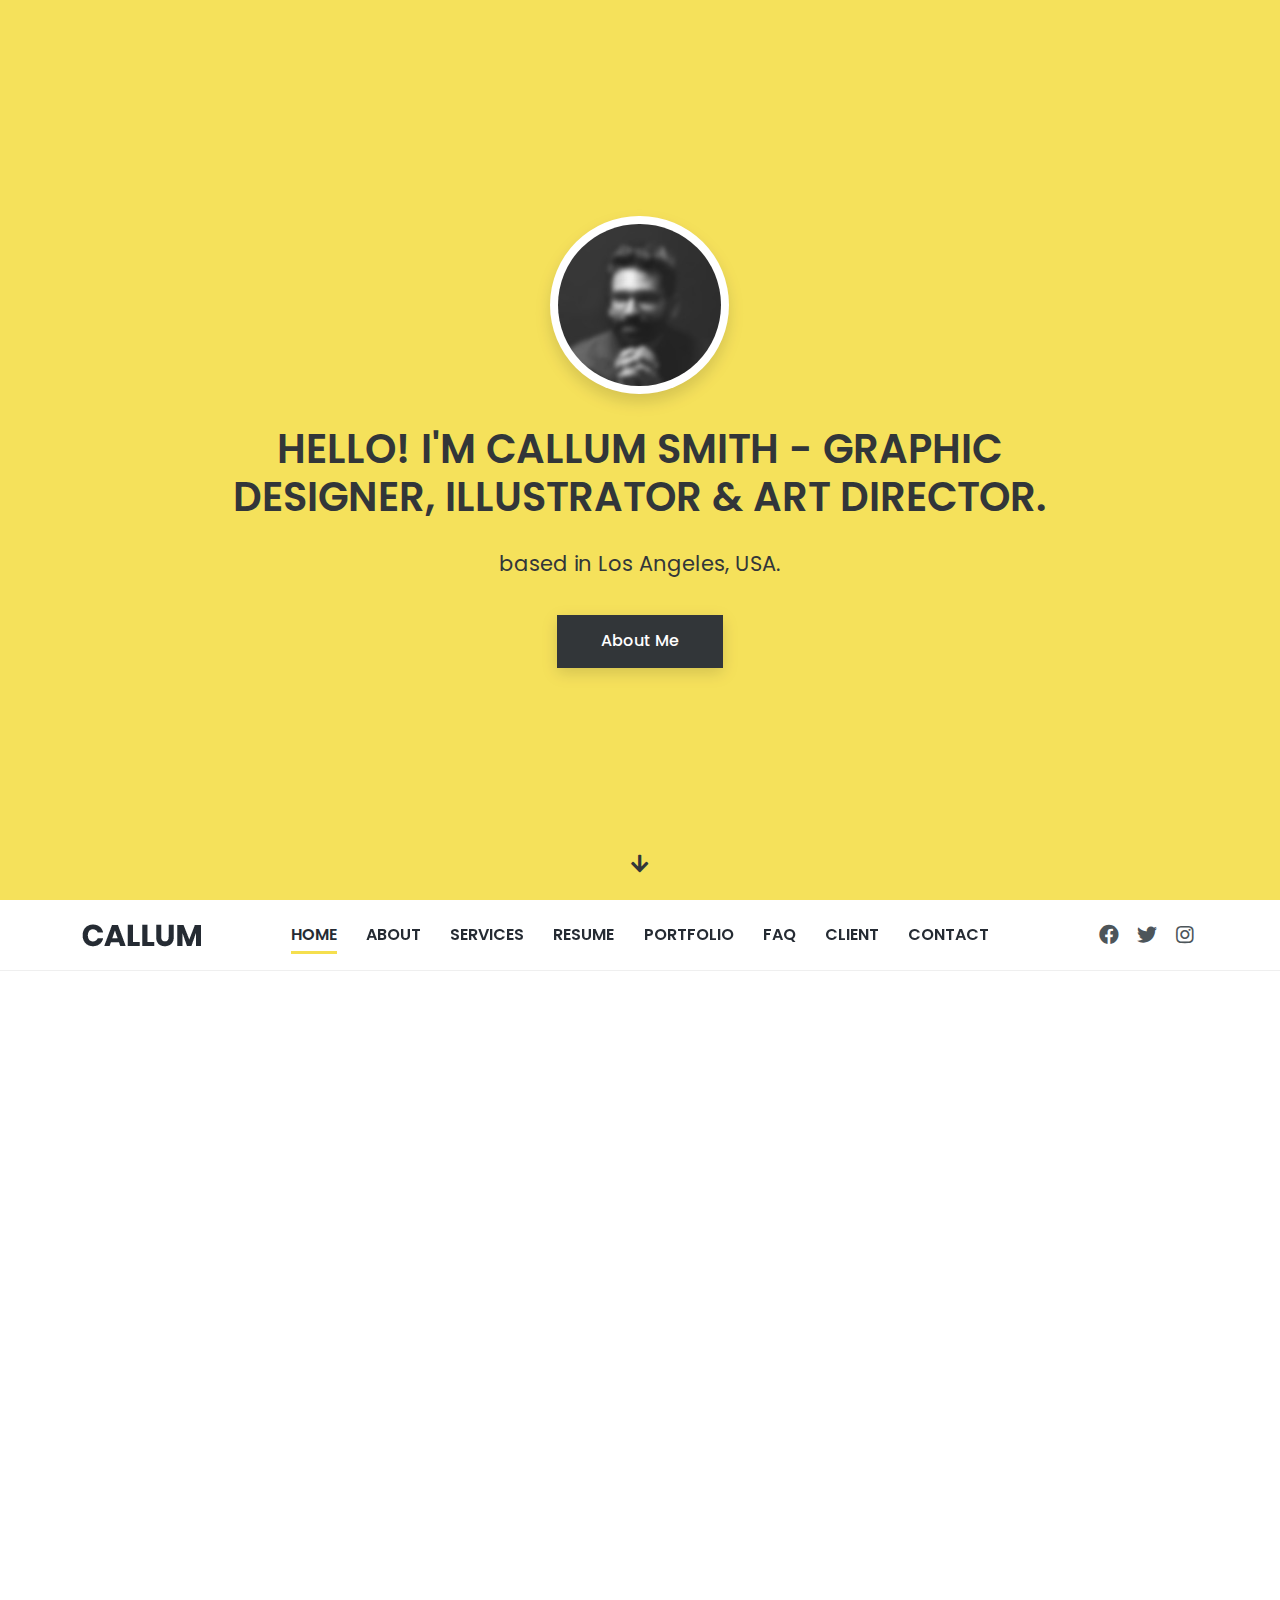
<file: HTML/index-bottom-header.html>
<!DOCTYPE html>
<html lang="en">
<head>
<meta charset="UTF-8" />
<meta http-equiv="X-UA-Compatible" content="IE=edge">
<meta name="viewport" content="width=device-width, initial-scale=1, minimum-scale=1.0, shrink-to-fit=no">
<link href="images/favicon.png" rel="icon" />
<title>Callum - Personal Portfolio HTML Template</title>
<meta name="description" content="Callum is responsive bootstrap 5 one page personal portfolio html template.">
<meta name="author" content="harnishdesign.net">

<!-- Web Fonts -->
<link rel='stylesheet' href='https://fonts.googleapis.com/css?family=Poppins:100,200,300,400,500,600,700,800,900' type='text/css'>

<!-- Stylesheet
============================== -->
<!-- Animate -->
<link rel="stylesheet" type="text/css" href="vendor/animate/animate.min.css" />
<!-- Bootstrap -->
<link rel="stylesheet" type="text/css" href="vendor/bootstrap/css/bootstrap.min.css" />
<!-- Font Awesome Icon -->
<link rel="stylesheet" type="text/css" href="vendor/font-awesome/css/all.min.css" />
<!-- Owl Carousel -->
<link rel="stylesheet" type="text/css" href="vendor/owl.carousel/assets/owl.carousel.min.css" />
<!-- Magnific Popup -->
<link rel="stylesheet" type="text/css" href="vendor/magnific-popup/magnific-popup.min.css" />
<!-- Custom Stylesheet -->
<link rel="stylesheet" type="text/css" href="css/stylesheet.css" />
</head>

<body data-bs-spy="scroll" data-bs-target=".navbar" data-bs-offset="70">

<!-- Preloader -->
<div class="preloader">
  <div class="lds-ellipsis">
    <div></div>
    <div></div>
    <div></div>
    <div></div>
  </div>
</div>
<!-- Preloader End --> 

<!-- Document Wrapper   
=============================== -->
<div id="main-wrapper"> 
  
  <!-- Intro
    ============================================= -->
    <section id="home" class="bg-primary d-flex flex-column fullscreen py-5">
        <div class="container my-auto">
          <div class="row">
            <div class="col-lg-10 mx-auto text-center">
              <div class="bg-white shadow rounded-pill p-2 mb-4 d-inline-block wow zoomIn"> <img class="img-fluid rounded-pill d-block" src="images/web-developer-sm.jpg" title="I'm David" alt=""> </div>
              <h2 class="text-10 text-uppercase fw-600 mb-4 wow fadeInUp">Hello! I'm Callum Smith - Graphic Designer, Illustrator & Art Director.</h2>
              <p class="text-5 pb-3 wow fadeInUp">based in Los Angeles, USA.</p>
              <a href="#about" class="btn btn-dark rounded-0 smooth-scroll wow fadeInUp">About Me</a> </div>
          </div>
        </div>
        <div class="container py-2 text-center"> <a href="#about" class="scroll-down-arrow text-dark smooth-scroll"><span class="animated"><i class="fas fa-arrow-down"></i></span></a> </div>
    </section>
    <!-- Intro end --> 
	
  <!-- Header -->
  <header id="header" class="sticky-top"> 
    <!-- Navbar -->
    <nav class="primary-menu navbar navbar-expand-lg text-uppercase navbar-line-under-text fw-600">
      <div class="container position-relative">
        <div class="col-auto col-lg-2 d-inline-flex ps-lg-0"> 
          <!-- Logo --> 
          <a class="logo" href="index.html" title="Callum"> <img src="images/logo.png" alt="Callum"/> </a> 
          <!-- Logo End --> 
        </div>
        <div class="col col-lg-8 navbar-accordion px-0">
          <button class="navbar-toggler ms-auto" type="button" data-bs-toggle="collapse" data-bs-target="#header-nav"><span></span><span></span><span></span></button>
          <div id="header-nav" class="collapse navbar-collapse justify-content-center">
            <ul class="navbar-nav">
			  <li class="nav-item"><a class="nav-link smooth-scroll active" href="#home">Home</a></li>
              <li class="nav-item"><a class="nav-link smooth-scroll" href="#about">About</a></li>
              <li class="nav-item"><a class="nav-link smooth-scroll" href="#services">Services</a></li>
              <li class="nav-item"><a class="nav-link smooth-scroll" href="#resume">Resume</a></li>
              <li class="nav-item"><a class="nav-link smooth-scroll" href="#portfolio">Portfolio</a></li>
              <li class="nav-item"><a class="nav-link smooth-scroll" href="#faq">FAQ</a></li>
              <li class="nav-item"><a class="nav-link smooth-scroll" href="#testimonial">Client</a></li>
              <li class="nav-item"><a class="nav-link smooth-scroll" href="#contact">Contact</a></li>
            </ul>
          </div>
        </div>
        <div class="col-auto col-lg-2 d-flex justify-content-end ps-0">
		  <ul class="social-icons">
		  <li class="social-icons-facebook"><a data-bs-toggle="tooltip" href="http://www.facebook.com/" target="_blank" title="" data-bs-original-title="Facebook"><i class="fab fa-facebook"></i></a></li>
          <li class="social-icons-twitter"><a data-bs-toggle="tooltip" href="http://www.twitter.com/" target="_blank" title="" data-bs-original-title="Twitter"><i class="fab fa-twitter"></i></a></li>
		  <li class="social-icons-instagram"><a data-bs-toggle="tooltip" href="http://www.instagram.com/" target="_blank" title="" data-bs-original-title="Instagram"><i class="fab fa-instagram"></i></a></li>
          </ul>
        </div>
      </div>
    </nav>
    <!-- Navbar End --> 
  </header>
  <!-- Header End --> 
  
  <!-- Content
  ============================================= -->
  <div id="content" role="main"> 
  
    <!-- About
    ============================================= -->
    <section id="about" class="section">
      <div class="container"> 
        <!-- Heading -->
        <p class="text-center mb-2 wow fadeInUp"><span class="bg-primary text-dark px-2">About Me</span></p>
        <h2 class="text-10 fw-600 text-center mb-5 wow fadeInUp">Know Me More</h2>
        <!-- Heading end-->
        
        <div class="row">
          <div class="col-lg-8 text-center text-lg-start wow fadeInUp">
            <h2 class="text-8 fw-400 mb-3">Hi, I'm <span class="fw-700 border-bottom border-3 border-primary">Callum Smith</span></h2>
            <p class="text-5">I'm a designer & developer with a passion for web design. I enjoy developing simple, clean and slick websites that provide real value to the end user. Thousands of clients have procured exceptional results while working with me. Delivering work within time and budget which meets client’s requirements is our moto.</p>
          </div>
          <div class="col-lg-4 mt-4 mt-lg-0 wow fadeInUp" data-wow-delay="0.2s">
            <div class="featured-box style-4">
              <div class="featured-box-icon text-25 fw-500 bg-primary rounded-circle"><span class="wow heartBeat" data-wow-delay="1.3s">22</span></div>
              <h3 class="text-7 wow rubberBand" data-wow-delay="2s">Years of <span class="fw-700">Experiance</span></h3>
            </div>
          </div>
        </div>
        <div class="row gy-3 mt-4">
          <div class="col-6 col-lg-3 wow fadeInUp">
            <p class="text-muted fw-500 mb-0">Name:</p>
            <p class="text-4 text-dark fw-600 mb-0">Callum Smith</p>
          </div>
          <div class="col-6 col-lg-3 wow fadeInUp" data-wow-delay="0.2s">
            <p class="text-muted fw-500 mb-0">Email:</p>
            <p class="text-4 fw-600 mb-0"><a class="link-dark" href="">chat@callum.com</a></p>
          </div>
          <div class="col-6 col-lg-3 wow fadeInUp" data-wow-delay="0.3s">
            <p class="text-muted fw-500 mb-0">Date of birth:</p>
            <p class="text-4 text-dark fw-600 mb-0">11 November, 1987</p>
          </div>
          <div class="col-6 col-lg-3 wow fadeInUp" data-wow-delay="0.4s">
            <p class="text-muted fw-500 mb-0">From:</p>
            <p class="text-4 text-dark fw-600 mb-0">Los Angeles, USA.</p>
          </div>
        </div>
      </div>
    </section>
    <!-- About end --> 
    
    <!-- Services
    ============================================= -->
    <section id="services" class="section bg-light">
      <div class="container"> 
        <!-- Heading -->
        <p class=" text-center mb-2 wow fadeInUp"><span class="bg-primary text-dark px-2">What I Do?</span></p>
        <h2 class="text-10 fw-600 text-center mb-5 wow fadeInUp">How I can help your next project</h2>
        <!-- Heading end-->
        
        <div class="row gy-5 mt-5">
          <div class="col-sm-6 col-lg-4 wow fadeInUp">
            <div class="featured-box text-center px-md-4">
              <div class="featured-box-icon text-primary text-13"> <i class="fas fa-palette"></i> </div>
              <h3 class="text-6 fw-600 mb-3">Graphic Design</h3>
              <p class="text-muted mb-0">Lorem Ipsum is simply dummy text of the printing and typesetting industry. Lorem Ipsum has been the industry’s standard dummy text. </p>
            </div>
          </div>
          <div class="col-sm-6 col-lg-4 wow fadeInUp">
            <div class="featured-box text-center px-md-4">
              <div class="featured-box-icon text-primary text-13"> <i class="fas fa-desktop"></i></div>
              <h3 class="text-6 fw-600 mb-3">Web Design</h3>
              <p class="text-muted mb-0">Lorem Ipsum is simply dummy text of the printing and typesetting industry. Lorem Ipsum has been the industry’s standard dummy text. </p>
            </div>
          </div>
          <div class="col-sm-6 col-lg-4 wow fadeInUp">
            <div class="featured-box text-center px-md-4">
              <div class="featured-box-icon text-primary text-13"> <i class="fas fa-pencil-ruler"></i> </div>
              <h3 class="text-6 fw-600 mb-3">Web Development</h3>
              <p class="text-muted mb-0">Lorem Ipsum is simply dummy text of the printing and typesetting industry. Lorem Ipsum has been the industry’s standard dummy text. </p>
            </div>
          </div>
          <div class="col-sm-6 col-lg-4 wow fadeInUp">
            <div class="featured-box text-center px-md-4">
              <div class="featured-box-icon text-primary text-13"> <i class="fas fa-paint-brush"></i> </div>
              <h3 class="text-6 fw-600 mb-3">Brand Identity</h3>
              <p class="text-muted mb-0">Lorem Ipsum is simply dummy text of the printing and typesetting industry. Lorem Ipsum has been the industry’s standard dummy text. </p>
            </div>
          </div>
          <div class="col-sm-6 col-lg-4 wow fadeInUp">
            <div class="featured-box text-center px-md-4">
              <div class="featured-box-icon text-primary text-13"> <i class="fas fa-chart-area"></i> </div>
              <h3 class="text-6 fw-600 mb-3">Business Analysis</h3>
              <p class="text-muted mb-0">Lorem Ipsum is simply dummy text of the printing and typesetting industry. Lorem Ipsum has been the industry’s standard dummy text. </p>
            </div>
          </div>
          <div class="col-sm-6 col-lg-4 wow fadeInUp">
            <div class="featured-box text-center px-md-4">
              <div class="featured-box-icon text-primary text-13"> <i class="fas fa-bullhorn"></i> </div>
              <h3 class="text-6 fw-600 mb-3">Digital Marketing</h3>
              <p class="text-muted mb-0">Lorem Ipsum is simply dummy text of the printing and typesetting industry. Lorem Ipsum has been the industry’s standard dummy text. </p>
            </div>
          </div>
        </div>
      </div>
    </section>
    <!-- Services end --> 
    
    <!-- Resume
    ============================================= -->
    <section id="resume" class="section">
      <div class="container"> 
        <!-- Heading -->
        <p class=" text-center mb-2 wow fadeInUp"><span class="bg-primary text-dark px-2">Resume</span></p>
        <h2 class="text-10 fw-600 text-center mb-5 wow fadeInUp">A summary of My Resume</h2>
        <!-- Heading end-->
        
        <div class="row g-5 mt-5"> 
          <!-- My Education -->
          <div class="col-lg-6 wow fadeInUp">
            <h2 class="text-7 fw-600 mb-4 pb-2">My Education</h2>
            <div class="border-start border-2 border-primary ps-3">
              <h3 class="text-5">Master in Computer Engineering</h3>
              <p class="mb-2">Harvard University / 2015 - 2017</p>
              <p class="text-muted">Lorem Ipsum is simply dummy text of the printing and typesetting industry. Lorem Ipsum has been the dummy text.</p>
              <hr class="my-4">
              <h3 class="text-5">Bachelor in Computer Engineering</h3>
              <p class="mb-2">University of California / 2014 - 2015</p>
              <p class="text-muted">Lorem Ipsum is simply dummy text of the printing and typesetting industry. Lorem Ipsum has been the dummy text.</p>
              <hr class="my-4">
              <h3 class="text-5">Computer Science</h3>
              <p class="mb-2">International University / 2013 - 2014</p>
              <p class="text-muted">Lorem Ipsum is simply dummy text of the printing and typesetting industry. Lorem Ipsum has been the dummy text.</p>
            </div>
          </div>
          <!-- My Experience -->
          <div class="col-lg-6 wow fadeInUp" data-wow-delay="0.2s">
            <h2 class="text-7 fw-600 mb-4 pb-2">My Experience</h2>
            <div class="border-start border-2 border-primary ps-3">
              <h3 class="text-5">Sr. Font End Developer</h3>
              <p class="mb-2">Apple Inc / 2020 - Current</p>
              <p class="text-muted">Lorem Ipsum is simply dummy text of the printing and typesetting industry. Lorem Ipsum has been the dummy text.</p>
              <hr class="my-4">
              <h3 class="text-5">Jr. Font End Developer</h3>
              <p class="mb-2">Dribbble Inc / 2018 - 2020</p>
              <p class="text-muted">Lorem Ipsum is simply dummy text of the printing and typesetting industry. Lorem Ipsum has been the dummy text.</p>
              <hr class="my-4">
              <h3 class="text-5">HTML Developer</h3>
              <p class="mb-2">Adobe Inc / 2017 - 2018</p>
              <p class="text-muted">Lorem Ipsum is simply dummy text of the printing and typesetting industry. Lorem Ipsum has been the dummy text.</p>
            </div>
          </div>
        </div>
        
        <!-- My Skills -->
        <h2 class="text-7 fw-600 mb-4 pb-2 mt-5 wow fadeInUp">My Skills</h2>
        <div class="row gx-5">
          <div class="col-md-6 wow fadeInUp">
            <p class="fw-500 text-start mb-2">Web Design <span class="float-end">65%</span></p>
            <div class="progress progress-sm mb-4">
              <div class="progress-bar" role="progressbar" style="width: 65%" aria-valuenow="65" aria-valuemin="0" aria-valuemax="100"></div>
            </div>
            <p class="fw-500 text-start mb-2">HTML/CSS <span class="float-end">95%</span></p>
            <div class="progress progress-sm mb-4">
              <div class="progress-bar" role="progressbar" style="width: 95%" aria-valuenow="95" aria-valuemin="0" aria-valuemax="100"></div>
            </div>
            <p class="fw-500 text-start mb-2">JavaScript <span class="float-end">80%</span></p>
            <div class="progress progress-sm mb-4">
              <div class="progress-bar" role="progressbar" style="width: 80%" aria-valuenow="80" aria-valuemin="0" aria-valuemax="100"></div>
            </div>
          </div>
          <div class="col-md-6 wow fadeInUp" data-wow-delay="0.2s">
            <p class="fw-500 text-start mb-2">React JS <span class="float-end">70%</span></p>
            <div class="progress progress-sm mb-4">
              <div class="progress-bar" role="progressbar" style="width: 70%" aria-valuenow="70" aria-valuemin="0" aria-valuemax="100"></div>
            </div>
            <p class="fw-500 text-start mb-2">Angular Js <span class="float-end">60%</span></p>
            <div class="progress progress-sm mb-4">
              <div class="progress-bar" role="progressbar" style="width: 60%" aria-valuenow="60" aria-valuemin="0" aria-valuemax="100"></div>
            </div>
            <p class="fw-500 text-start mb-2">Bootstrap <span class="float-end">99%</span></p>
            <div class="progress progress-sm mb-4">
              <div class="progress-bar" role="progressbar" style="width: 99%" aria-valuenow="99" aria-valuemin="0" aria-valuemax="100"></div>
            </div>
          </div>
        </div>
        <p class="text-center mt-5 wow fadeInUp"><a href="#" class="btn btn-outline-dark shadow-none rounded-0">Download CV</a></p>
      </div>
    </section>
    <!-- Resume end --> 
    
    <!-- Portfolio
    ============================================= -->
    <section id="portfolio" class="section bg-light">
      <div class="container"> 
        <!-- Heading -->
        <p class=" text-center mb-2 wow fadeInUp"><span class="bg-primary text-dark px-2">Portfolio</span></p>
        <h2 class="text-10 fw-600 text-center mb-5 wow fadeInUp">Some of my most recent projects</h2>
        <!-- Heading end--> 
        
        <!-- Filter Menu -->
        <ul class="portfolio-menu nav nav-tabs fw-600 justify-content-start justify-content-md-center border-bottom-0 mb-4 wow fadeInUp">
          <li class="nav-item"> <a data-filter="*" class="nav-link rounded-0 active" href="">All</a></li>
          <li class="nav-item"> <a data-filter=".detailed" href="" class="nav-link rounded-0">Detailed</a></li>
          <li class="nav-item"> <a data-filter=".mockups" href="" class="nav-link rounded-0">Mockups</a></li>
          <li class="nav-item"> <a data-filter=".youtube" href="" class="nav-link rounded-0">YouTube Videos</a></li>
          <li class="nav-item"> <a data-filter=".vimeo" href="" class="nav-link rounded-0">Vimeo Videos</a></li>
        </ul>
        <!-- Filter Menu end -->
        <div class="portfolio wow fadeInUp">
          <div class="row g-4 mt-3 portfolio-filter">
            <div class="col-sm-6 col-lg-4 detailed">
              <div class="portfolio-box">
                <div class="portfolio-img"> <img class="img-fluid d-block" src="images/projects/project-1.jpg" alt="">
                  <div class="portfolio-overlay"> <a class="popup-ajax stretched-link" href="ajax/portfolio-ajax-project-1.html"></a>
                    <div class="portfolio-overlay-details">
                      <p class="text-primary text-8"><i class="fas fa-file-alt"></i></p>
                      <h5 class="text-white text-5">Detailed Project 1</h5>
                      <span class="text-light">Category</span> </div>
                  </div>
                </div>
              </div>
            </div>
            <div class="col-sm-6 col-lg-4 mockups" data-wow-delay="0.2s">
              <div class="portfolio-box">
                <div class="portfolio-img"> <img class="img-fluid d-block" src="images/projects/project-2.jpg" alt="">
                  <div class="portfolio-overlay"> <a class="popup-img stretched-link" href="images/projects/project-2.jpg"></a>
                    <div class="portfolio-overlay-details">
                      <p class="text-primary text-8"><i class="fas fa-image"></i></p>
                      <h5 class="text-white text-5">Mockups Design 1</h5>
                      <span class="text-light">Category</span> </div>
                  </div>
                </div>
              </div>
            </div>
            <div class="col-sm-6 col-lg-4 youtube" data-wow-delay="0.3s">
              <div class="portfolio-box">
                <div class="portfolio-img"> <img class="img-fluid d-block" src="images/projects/project-3.jpg" alt="">
                  <div class="portfolio-overlay"> <a class="popup-youtube stretched-link" href="https://www.youtube.com/watch?v=PMNnEEEacCg"></a>
                    <div class="portfolio-overlay-details">
                      <p class="text-primary text-8"><i class="fas fa-video"></i></p>
                      <h5 class="text-white text-5">YouTube Video</h5>
                      <span class="text-light">Category</span> </div>
                  </div>
                </div>
              </div>
            </div>
            <div class="col-sm-6 col-lg-4 vimeo">
              <div class="portfolio-box">
                <div class="portfolio-img"> <img class="img-fluid d-block" src="images/projects/project-4.jpg" alt="">
                  <div class="portfolio-overlay"> <a class="popup-vimeo stretched-link" href="https://vimeo.com/259411563"></a>
                    <div class="portfolio-overlay-details">
                      <p class="text-primary text-8"><i class="fas fa-video"></i></p>
                      <h5 class="text-white text-5">Vimeo Video</h5>
                      <span class="text-light">Category</span> </div>
                  </div>
                </div>
              </div>
            </div>
            <div class="col-sm-6 col-lg-4 detailed" data-wow-delay="0.2s">
              <div class="portfolio-box">
                <div class="portfolio-img"> <img class="img-fluid d-block" src="images/projects/project-5.jpg" alt="">
                  <div class="portfolio-overlay"> <a class="popup-ajax stretched-link" href="ajax/portfolio-ajax-project-2.html"></a>
                    <div class="portfolio-overlay-details">
                      <p class="text-primary text-8"><i class="fas fa-file-alt"></i></p>
                      <h5 class="text-white text-5">Detailed Project 2</h5>
                      <span class="text-light">Category</span> </div>
                  </div>
                </div>
              </div>
            </div>
            <div class="col-sm-6 col-lg-4 mockups" data-wow-delay="0.3s">
              <div class="portfolio-box">
                <div class="portfolio-img"> <img class="img-fluid d-block" src="images/projects/project-6.jpg" alt="">
                  <div class="portfolio-overlay"> <a class="popup-img stretched-link" href="images/projects/project-6.jpg"></a>
                    <div class="portfolio-overlay-details">
                      <p class="text-primary text-8"><i class="fas fa-image"></i></p>
                      <h5 class="text-white text-5">Mockups Design 2</h5>
                      <span class="text-light">Category</span> </div>
                  </div>
                </div>
              </div>
            </div>
          </div>
        </div>
      </div>
    </section>
    <!-- Portfolio end --> 
    
    <!-- Call to Action
    ============================================= -->
    <section>
      <div class="hero-wrap">
        <div class="hero-mask opacity-8 bg-dark"></div>
        <div class="hero-bg parallax" style="background-image:url('images/intro-bg-2.jpg');"></div>
        <div class="hero-content section">
          <div class="container text-center py-5 wow fadeInUp">
            <h2 class="text-10 fw-600 text-white mb-5">Interested in working with me?</h2>
            <a href="#contact" class="btn btn-primary rounded-0 smooth-scroll wow rubberBand" data-wow-delay="1s">Hire Me!</a> </div>
        </div>
      </div>
    </section>
    <!-- Call to Action end --> 
    
    <!-- FAQ
    ============================================= -->
    <section id="faq" class="section bg-light">
      <div class="container">
        <div class="row gy-5">
          <div class="col-lg-6 order-1 order-lg-0 wow fadeInUp"> 
            <!-- Heading -->
            <p class="text-center text-lg-start mb-2"><span class="bg-primary text-dark px-2">FAQ</span></p>
            <h2 class="text-10 fw-600 text-center text-lg-start mb-5">Have any questions?</h2>
            <!-- Heading end-->
            <div class="accordion accordion-flush" id="faqTopics">
              <div class="accordion-item">
                <h2 class="accordion-header" id="flush-headingOne">
                  <button class="accordion-button" type="button" data-bs-toggle="collapse" data-bs-target="#flush-collapseOne" aria-expanded="true" aria-controls="flush-collapseOne"> What is Callum? </button>
                </h2>
                <div id="flush-collapseOne" class="accordion-collapse collapse show" aria-labelledby="flush-headingOne" data-bs-parent="#faqTopics">
                  <div class="accordion-body"> Lisque persius interesset his et, in quot quidam persequeris vim, ad mea essent possim iriure. Mutat tacimates id sit. Ridens mediocritatem ius an, eu nec magna imperdiet. </div>
                </div>
              </div>
              <div class="accordion-item">
                <h2 class="accordion-header" id="flush-headingTwo">
                  <button class="accordion-button collapsed" type="button" data-bs-toggle="collapse" data-bs-target="#flush-collapseTwo" aria-expanded="false" aria-controls="flush-collapseTwo"> How Can I Help You? </button>
                </h2>
                <div id="flush-collapseTwo" class="accordion-collapse collapse" aria-labelledby="flush-headingTwo" data-bs-parent="#faqTopics">
                  <div class="accordion-body">
                    <p>Iisque Anim pariatur cliche reprehenderit, enim eiusmod high life accusamus terry richardson ad squid. Food truck quinoa nesciunt laborum eiusmod. Brunch 3 wolf moon tempor, sunt aliqua put a bird on it squid single-origin coffee nulla assumenda shoreditch et.</p>
                    <p class="mb-0">Nihil anim keffiyeh helvetica, craft beer labore wes anderson cred nesciunt sapiente ea proident. Ad vegan excepteur butcher vice lomo.</p>
                  </div>
                </div>
              </div>
              <div class="accordion-item">
                <h2 class="accordion-header" id="flush-headingThree">
                  <button class="accordion-button collapsed" type="button" data-bs-toggle="collapse" data-bs-target="#flush-collapseThree" aria-expanded="false" aria-controls="flush-collapseThree"> Simple process of workflow? </button>
                </h2>
                <div id="flush-collapseThree" class="accordion-collapse collapse" aria-labelledby="flush-headingThree" data-bs-parent="#faqTopics">
                  <div class="accordion-body"> Iisque persius interesset his et, in quot quidam persequeris vim, ad mea essent possim iriure. Mutat tacimates id sit. Ridens mediocritatem ius an, eu nec magna imperdiet. </div>
                </div>
              </div>
              <div class="accordion-item">
                <h2 class="accordion-header" id="flush-headingFour">
                  <button class="accordion-button collapsed" type="button" data-bs-toggle="collapse" data-bs-target="#flush-collapseFour" aria-expanded="false" aria-controls="flush-collapseThree"> Is Callum a Multi-purpose template? </button>
                </h2>
                <div id="flush-collapseFour" class="accordion-collapse collapse" aria-labelledby="flush-headingFour" data-bs-parent="#faqTopics">
                  <div class="accordion-body"> Lorem Ipsum is simply dummy text of the printing and typesetting industry. Food truck quinoa nesciunt laborum eiusmod. Brunch 3 wolf moon tempor, sunt aliqua put a bird on it squid single-origin coffee nulla assumenda shoreditch et. Nihil anim keffiyeh helvetica, craft beer labore wes anderson cred nesciunt sapiente ea proident. </div>
                </div>
              </div>
              <div class="accordion-item">
                <h2 class="accordion-header" id="flush-headingFive">
                  <button class="accordion-button collapsed" type="button" data-bs-toggle="collapse" data-bs-target="#flush-collapseFive" aria-expanded="false" aria-controls="flush-collapseThree"> Why responsive one page template? </button>
                </h2>
                <div id="flush-collapseFive" class="accordion-collapse collapse" aria-labelledby="flush-headingFive" data-bs-parent="#faqTopics">
                  <div class="accordion-body"> Anim pariatur cliche reprehenderit, enim eiusmod high life accusamus terry richardson ad squid. Food truck quinoa nesciunt laborum eiusmod. Brunch 3 wolf moon tempor, sunt aliqua put a bird on it squid single-origin coffee nulla assumenda shoreditch et. Nihil anim keffiyeh helvetica, craft beer labore wes anderson cred nesciunt sapiente ea proident. Ad vegan excepteur butcher vice lomo. </div>
                </div>
              </div>
            </div>
          </div>
          <div class="col-lg-6 d-flex align-items-center justify-content-center order-0 order-lg-1 wow fadeIn" data-wow-delay="1s"> <img class="img-fluid" src="images/faq.png" title="FAQ" alt="faq"> </div>
        </div>
      </div>
    </section>
    <!-- FAQ end --> 
    
    <!-- Testimonial
    ============================================= -->
    <section id="testimonial" class="section bg-secondary">
      <div class="container"> 
        <!-- Heading -->
        <p class=" text-center mb-2 wow fadeIn"><span class="bg-primary text-dark px-2">Client Speak</span></p>
        <h2 class="text-10 fw-600 text-white text-center mb-5 wow fadeIn">What Some of my Clients Say</h2>
        <!-- Heading end-->
        <div class="row">
          <div class="col-lg-9 mx-auto wow fadeInUp">
            <div class="owl-carousel owl-theme owl-light" data-autoplay="true" data-loop="true" data-nav="true" data-margin="30" data-slideby="1" data-stagepadding="5"  data-items-xs="1" data-items-sm="1" data-items-md="1" data-items-lg="1">
              <div class="item text-center px-5"> <span class="text-9 text-primary"><i class="fa fa-quote-start"></i></span>
                <p class="text-5 text-white">Easy to use, reasonably priced simply dummy text of the printing and typesetting industry. Quidam lisque persius interesset his et, in quot quidam possim iriure. simply dummy text of the printing and typesetting industry.”</p>
                <img class="img-fluid d-inline-block w-auto rounded-circle shadow" src="images/testimonial/client-sm-1.jpg" alt=""> <strong class="d-block text-3 fw-600 text-white">Jay Shah</strong> <span class="text-light">Founder at Icomatic Pvt Ltd</span> </div>
              <div class="item text-center px-5"> <span class="text-9 text-primary"><i class="fa fa-quote-start"></i></span>
                <p class="text-5 text-white">“I am happy Working with printing and typesetting industry. Quidam lisque persius interesset his et, in quot quidam persequeris essent possim iriure. simply dummy text of the printing and typesetting industry.”</p>
                <img class="img-fluid d-inline-block w-auto rounded-circle shadow" src="images/testimonial/client-sm-2.jpg" alt=""> <strong class="d-block text-3 fw-500 text-white">Patrick Cary</strong> <span class="text-light">Freelancer from USA</span> </div>
              <div class="item text-center px-5"> <span class="text-9 text-primary"><i class="fa fa-quote-start"></i></span>
                <p class="text-5 text-white">“Only trying it out since a few days. But up to now excellent. Seems to work flawlessly. priced simply dummy text of the printing and typesetting industry.”</p>
                <img class="img-fluid d-inline-block w-auto rounded-circle shadow" src="images/testimonial/client-sm-3.jpg" alt=""> <strong class="d-block text-3 fw-500 text-white">Dennis Jacques</strong> <span class="text-light">Noon Inc</span> </div>
              <div class="item text-center px-5"> <span class="text-9 text-primary"><i class="fa fa-quote-start"></i></span>
                <p class="text-5 text-white">“I have used them twice now. Good rates, very efficient service and priced simply dummy text of the printing and typesetting industry quidam interesset his et. simply dummy text of the printing and typesetting industry. Excellent.”</p>
                <img class="img-fluid d-inline-block w-auto rounded-circle shadow" src="images/testimonial/client-sm-4.jpg" alt=""> <strong class="d-block text-3 fw-500 text-white">Chris Tom</strong> <span class="text-light">Company CEO from UK</span> </div>
            </div>
          </div>
        </div>
      </div>
    </section>
    <!-- Testimonial end --> 
    
    <!-- Contact Me
    ============================================= -->
    <section id="contact" class="section bg-primary">
      <div class="container">
        <div class="row">
          <div class="col-lg-5 text-center text-lg-start wow fadeInUp">
            <h2 class="text-10 fw-600 mb-5">Let's get in touch</h2>
            <p class="text-5 mb-5">I enjoy discussing new projects and design challenges. Please share as much info, as possible so we can get the most out of our first catch-up.</p>
            <h3 class="text-5 fw-600">Living In:</h3>
            <address class="text-4">
            30 Shacham street,
            Los Angeles, USA.
            </address>
            <h3 class="text-5 fw-600">Call:</h3>
            <p class="text-4">(+060) 444 434 444</p>
            <ul class="social-icons social-icons-lg justify-content-center justify-content-lg-start mt-5">
              <li class="social-icons-twitter"><a data-bs-toggle="tooltip" href="https://twitter.com/harnishdesign/" target="_blank" title="" data-bs-original-title="Twitter"><i class="fab fa-twitter"></i></a></li>
              <li class="social-icons-facebook"><a data-bs-toggle="tooltip" href="http://www.facebook.com/harnishdesign/" target="_blank" title="" data-bs-original-title="Facebook"><i class="fab fa-facebook"></i></a></li>
              <li class="social-icons-instagram"><a data-bs-toggle="tooltip" href="http://www.instagram.com/" target="_blank" title="" data-bs-original-title="Instagram"><i class="fab fa-instagram"></i></a></li>
              <li class="social-icons-github"><a data-bs-toggle="tooltip" href="http://www.github.com/" target="_blank" title="" data-bs-original-title="GitHub"><i class="fab fa-github"></i></a></li>
              <li class="social-icons-dribbble"><a data-bs-toggle="tooltip" href="http://www.dribbble.com/harnishdesign/" target="_blank" title="" data-bs-original-title="Dribbble"><i class="fab fa-dribbble"></i></a></li>
            </ul>
          </div>
          <div class="col-lg-6 ms-auto mt-5 mt-lg-0 wow fadeInUp" data-wow-delay="0.3s">
            <h2 class="text-10 fw-600 text-center text-lg-start mb-5">Estimate your Project?</h2>
            <!-- Contact Form -->
            <form id="contact-form" class="form-border" action="php/mail.php" method="post">
              <div class="row g-4">
                <div class="col-12">
                  <label class="form-label" for="name">What is Your Name:</label>
                  <input id="name" name="name" type="text" class="form-control py-1" required >
                </div>
                <div class="col-12">
                  <label class="form-label" for="email">Your Email Address:</label>
                  <input id="email" name="email" type="email" class="form-control py-1" required >
                </div>
                <div class="col-12">
                  <label class="form-label" for="form-message">How can I Help you?:</label>
                  <textarea id="form-message" name="form-message" class="form-control py-1" rows="4" required ></textarea>
                </div>
                <div class="col-12 text-center text-lg-start">
                  <button id="submit-btn" class="btn btn-dark rounded-0" type="submit">Send <span class="ms-3"><i class="fas fa-arrow-right"></i></span></button>
                </div>
              </div>
            </form>
            <!-- Contact Form end --> 
          </div>
        </div>
      </div>
    </section>
    <!-- Contact Me end --> 
    
  </div>
  <!-- Content end --> 
  
  <!-- Footer
  ============================================= -->
  <footer id="footer" class="section bg-dark text-white">
    <div class="container">
      <div class="row">
        <div class="col-lg-6 text-center text-lg-start wow fadeInUp">
          <p class="mb-2 mb-lg-0">Copyright © 2021 <a class="fw-600" href="#">Callum</a>. All Rights Reserved.</p>
        </div>
        <div class="col-lg-6 wow fadeInUp">
          <p class="mb-0 text-center text-lg-end">Designed by <a class="fw-600" href="http://www.harnishdesign.net/">Harnish Design</a></p>
        </div>
      </div>
    </div>
  </footer>
  <!-- Footer end --> 
  
</div>
<!-- Document Wrapper end --> 

<!-- Back to Top
============================================= --> 
<a id="back-to-top" class="rounded-circle" data-bs-toggle="tooltip" title="Back to Top" href="javascript:void(0)"><i class="fas fa-arrow-up"></i></a>

<!-- JavaScript --> 
<script src="vendor/jquery/jquery.min.js"></script> 
<script src="vendor/bootstrap/js/bootstrap.bundle.min.js"></script> 
<!-- Easing --> 
<script src="vendor/jquery.easing/jquery.easing.min.js"></script> 
<!-- Appear --> 
<script src="vendor/jquery.appear/jquery.appear.min.js"></script> 
<!-- WOW animation --> 
<script src="vendor/wow/wow.min.js"></script>
<!-- Images Loaded --> 
<script src="vendor/imagesloaded/imagesloaded.pkgd.min.js"></script> 
<!-- Typed --> 
<script src="vendor/typed/typed.min.js"></script> 
<!-- Parallax Bg --> 
<script src="vendor/parallaxie/parallaxie.min.js"></script> 
<!-- Owl Carousel --> 
<script src="vendor/owl.carousel/owl.carousel.min.js"></script> 
<!-- isotope Portfolio Filter --> 
<script src="vendor/isotope/isotope.pkgd.min.js"></script> 
<!-- Magnific Popup --> 
<script src="vendor/magnific-popup/jquery.magnific-popup.min.js"></script> 
<!-- Custom Script --> 
<script src="js/theme.js"></script>
</body>
</html>
</file>
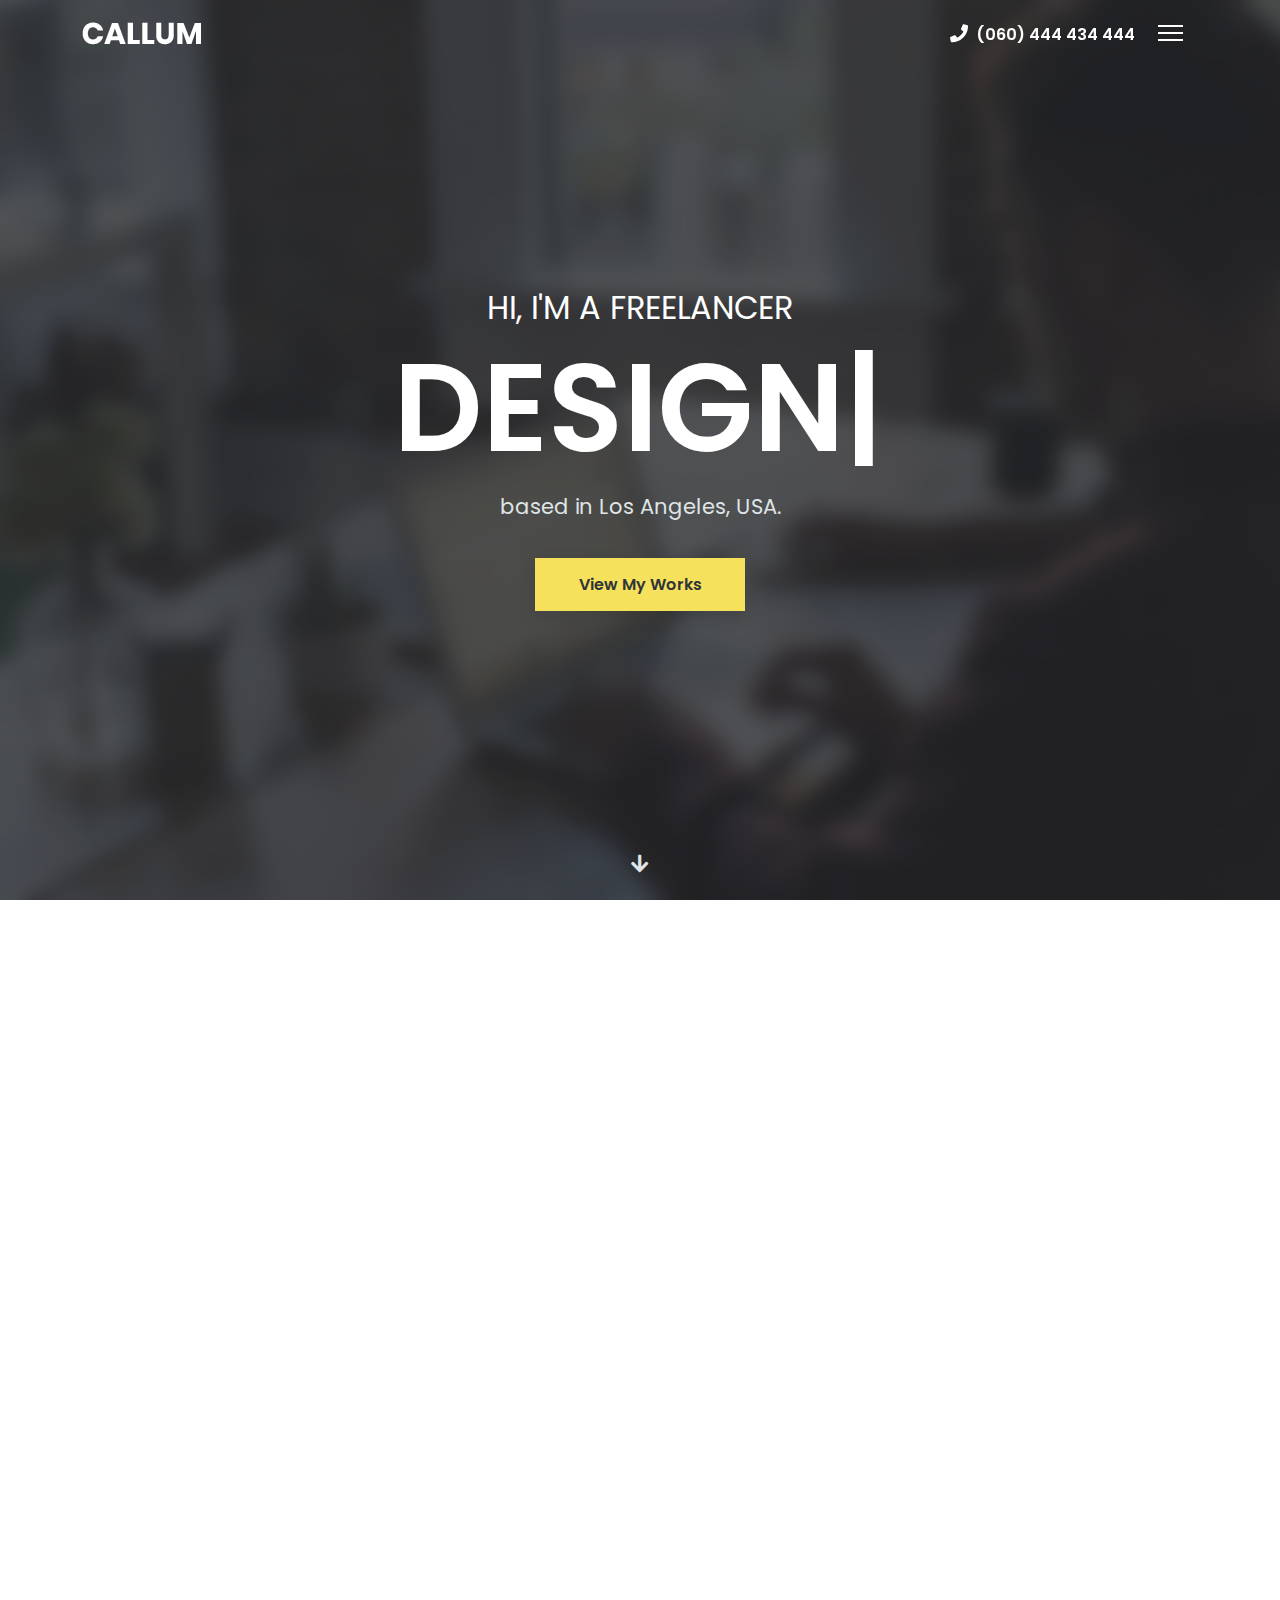
<file: HTML/index-image-parallax.html>
<!DOCTYPE html>
<html lang="en">
<head>
<meta charset="UTF-8" />
<meta http-equiv="X-UA-Compatible" content="IE=edge">
<meta name="viewport" content="width=device-width, initial-scale=1, minimum-scale=1.0, shrink-to-fit=no">
<link href="images/favicon.png" rel="icon" />
<title>Callum - Personal Portfolio HTML Template</title>
<meta name="description" content="Callum is responsive bootstrap 5 one page personal portfolio html template.">
<meta name="author" content="harnishdesign.net">

<!-- Web Fonts -->
<link rel='stylesheet' href='https://fonts.googleapis.com/css?family=Poppins:100,200,300,400,500,600,700,800,900' type='text/css'>

<!-- Stylesheet
============================== -->
<!-- Animate -->
<link rel="stylesheet" type="text/css" href="vendor/animate/animate.min.css" />
<!-- Bootstrap -->
<link rel="stylesheet" type="text/css" href="vendor/bootstrap/css/bootstrap.min.css" />
<!-- Font Awesome Icon -->
<link rel="stylesheet" type="text/css" href="vendor/font-awesome/css/all.min.css" />
<!-- Owl Carousel -->
<link rel="stylesheet" type="text/css" href="vendor/owl.carousel/assets/owl.carousel.min.css" />
<!-- Magnific Popup -->
<link rel="stylesheet" type="text/css" href="vendor/magnific-popup/magnific-popup.min.css" />
<!-- Custom Stylesheet -->
<link rel="stylesheet" type="text/css" href="css/stylesheet.css" />
</head>

<body data-bs-spy="scroll" data-bs-target=".navbar" data-bs-offset="70">

<!-- Preloader -->
<div class="preloader">
  <div class="lds-ellipsis">
    <div></div>
    <div></div>
    <div></div>
    <div></div>
  </div>
</div>
<!-- Preloader End --> 

<!-- Document Wrapper   
=============================== -->
<div id="main-wrapper"> 
  
  <!-- Header -->
  <header id="header" class="sticky-top"> 
    <!-- Navbar -->
    <nav class="primary-menu navbar navbar-expand-none navbar-overlay navbar-text-light bg-transparent border-bottom-0 text-5 fw-600">
      <div class="container"> 
        <!-- Logo --> 
        <a class="logo" href="index.html" title="Callum"> <img src="images/logo-light.png" alt="Callum"/> </a> 
        <!-- Logo End -->
        <div class="text-3 text-white ms-auto me-2"><span class="text-4 me-2"><i class="fas fa-phone"></i></span>(060) 444 434 444</div>
        <button class="navbar-toggler" type="button" data-bs-toggle="collapse" data-bs-target="#header-nav"><span></span><span></span><span></span></button>
        <div id="header-nav" class="collapse navbar-collapse">
          <div class="d-flex flex-column h-100 align-items-center justify-content-center">
            <ul class="navbar-nav">
              <li class="nav-item"><a class="nav-link smooth-scroll active" href="#home">Home</a></li>
              <li class="nav-item"><a class="nav-link smooth-scroll" 	href="#about">About Me</a></li>
              <li class="nav-item"><a class="nav-link smooth-scroll" href="#services">What I Do</a></li>
              <li class="nav-item"><a class="nav-link smooth-scroll" href="#resume">Resume</a></li>
              <li class="nav-item"><a class="nav-link smooth-scroll" href="#portfolio">Portfolio</a></li>
              <li class="nav-item"><a class="nav-link smooth-scroll" href="#faq">FAQ</a></li>
              <li class="nav-item"><a class="nav-link smooth-scroll" href="#testimonial">Client Speak</a></li>
              <li class="nav-item"><a class="nav-link smooth-scroll" href="#contact">Contact Me</a></li>
            </ul>
            <ul class="social-icons social-icons-light social-icons-lg social-icons-light d-inline-flex mt-4">
              <li class="social-icons-twitter"><a data-bs-toggle="tooltip" href="https://twitter.com/harnishdesign/" target="_blank" title="" data-bs-original-title="Twitter"><i class="fab fa-twitter"></i></a></li>
              <li class="social-icons-facebook"><a data-bs-toggle="tooltip" href="http://www.facebook.com/harnishdesign/" target="_blank" title="" data-bs-original-title="Facebook"><i class="fab fa-facebook"></i></a></li>
              <li class="social-icons-instagram"><a data-bs-toggle="tooltip" href="http://www.instagram.com/" target="_blank" title="" data-bs-original-title="Instagram"><i class="fab fa-instagram"></i></a></li>
              <li class="social-icons-linkedin"><a data-bs-toggle="tooltip" href="http://www.linkedin.com/" target="_blank" title="" data-bs-original-title="Linkedin"><i class="fab fa-linkedin-in"></i></a></li>
              <li class="social-icons-dribbble"><a data-bs-toggle="tooltip" href="http://www.dribbble.com/harnishdesign/" target="_blank" title="" data-bs-original-title="Dribbble"><i class="fab fa-dribbble"></i></a></li>
            </ul>
          </div>
        </div>
      </div>
    </nav>
    <!-- Navbar End --> 
  </header>
  <!-- Header End --> 
  
  <!-- Content
  ============================================= -->
  <div id="content" role="main"> 
    
    <!-- Intro
    ============================================= -->
    <section id="home">
      <div class="hero-wrap">
        <div class="hero-mask opacity-8 bg-dark"></div>
        <div class="hero-bg parallax" style="background-image:url('images/intro-bg.jpg');"></div>
        <div class="hero-content d-flex fullscreen py-5">
          <div class="container my-auto py-4">
            <div class="row">
          <div class="col-lg-12 text-center order-1 order-lg-0">
            <h1 class="text-8 text-white fw-400 mb-0 text-uppercase">Hi, I'm a Freelancer</h1>
            <div class="typed-strings">
              <p>Designer</p>
              <p>Developer</p>
              <p>Callum</p>
            </div>
            <h2 class="text-23 text-white fw-600 text-uppercase mb-0 ms-n1"><span class="typed"></span></h2>
            <p class="text-5 text-light">based in Los Angeles, USA.</p>
            <a href="#portfolio" class="btn btn-primary fw-600 rounded-0 smooth-scroll mt-3">View My Works</a> </div>
          
        </div>
			
          </div>
          <a href="#about" class="scroll-down-arrow text-light smooth-scroll"><span class="animated"><i class="fas fa-arrow-down"></i></span></a> </div>
      </div>
    </section>
    <!-- Intro end --> 
    
    <!-- About
    ============================================= -->
    <section id="about" class="section">
      <div class="container"> 
        <!-- Heading -->
        <p class="text-center mb-2 wow fadeInUp"><span class="bg-primary text-dark px-2">About Me</span></p>
        <h2 class="text-10 fw-600 text-center mb-5 wow fadeInUp">Know Me More</h2>
        <!-- Heading end-->
        
        <div class="row">
          <div class="col-lg-8 text-center text-lg-start wow fadeInUp">
            <h2 class="text-8 fw-400 mb-3">Hi, I'm <span class="fw-700 border-bottom border-3 border-primary">Callum Smith</span></h2>
            <p class="text-5">I'm a designer & developer with a passion for web design. I enjoy developing simple, clean and slick websites that provide real value to the end user. Thousands of clients have procured exceptional results while working with me. Delivering work within time and budget which meets client’s requirements is our moto.</p>
          </div>
          <div class="col-lg-4 mt-4 mt-lg-0 wow fadeInUp" data-wow-delay="0.2s">
            <div class="featured-box style-4">
              <div class="featured-box-icon text-25 fw-500 bg-primary rounded-circle"><span class="wow heartBeat" data-wow-delay="1.3s">22</span></div>
              <h3 class="text-7 wow rubberBand" data-wow-delay="2s">Years of <span class="fw-700">Experiance</span></h3>
            </div>
          </div>
        </div>
        <div class="row gy-3 mt-4">
          <div class="col-6 col-lg-3 wow fadeInUp">
            <p class="text-muted fw-500 mb-0">Name:</p>
            <p class="text-4 text-dark fw-600 mb-0">Callum Smith</p>
          </div>
          <div class="col-6 col-lg-3 wow fadeInUp" data-wow-delay="0.2s">
            <p class="text-muted fw-500 mb-0">Email:</p>
            <p class="text-4 fw-600 mb-0"><a class="link-dark" href="">chat@callum.com</a></p>
          </div>
          <div class="col-6 col-lg-3 wow fadeInUp" data-wow-delay="0.3s">
            <p class="text-muted fw-500 mb-0">Date of birth:</p>
            <p class="text-4 text-dark fw-600 mb-0">11 November, 1987</p>
          </div>
          <div class="col-6 col-lg-3 wow fadeInUp" data-wow-delay="0.4s">
            <p class="text-muted fw-500 mb-0">From:</p>
            <p class="text-4 text-dark fw-600 mb-0">Los Angeles, USA.</p>
          </div>
        </div>
      </div>
    </section>
    <!-- About end --> 
    
    <!-- Services
    ============================================= -->
    <section id="services" class="section bg-light">
      <div class="container"> 
        <!-- Heading -->
        <p class=" text-center mb-2 wow fadeInUp"><span class="bg-primary text-dark px-2">What I Do?</span></p>
        <h2 class="text-10 fw-600 text-center mb-5 wow fadeInUp">How I can help your next project</h2>
        <!-- Heading end-->
        
        <div class="row gy-5 mt-5">
          <div class="col-sm-6 col-lg-4 wow fadeInUp">
            <div class="featured-box text-center px-md-4">
              <div class="featured-box-icon text-primary text-13"> <i class="fas fa-palette"></i> </div>
              <h3 class="text-6 fw-600 mb-3">Graphic Design</h3>
              <p class="text-muted mb-0">Lorem Ipsum is simply dummy text of the printing and typesetting industry. Lorem Ipsum has been the industry’s standard dummy text. </p>
            </div>
          </div>
          <div class="col-sm-6 col-lg-4 wow fadeInUp">
            <div class="featured-box text-center px-md-4">
              <div class="featured-box-icon text-primary text-13"> <i class="fas fa-desktop"></i></div>
              <h3 class="text-6 fw-600 mb-3">Web Design</h3>
              <p class="text-muted mb-0">Lorem Ipsum is simply dummy text of the printing and typesetting industry. Lorem Ipsum has been the industry’s standard dummy text. </p>
            </div>
          </div>
          <div class="col-sm-6 col-lg-4 wow fadeInUp">
            <div class="featured-box text-center px-md-4">
              <div class="featured-box-icon text-primary text-13"> <i class="fas fa-pencil-ruler"></i> </div>
              <h3 class="text-6 fw-600 mb-3">Web Development</h3>
              <p class="text-muted mb-0">Lorem Ipsum is simply dummy text of the printing and typesetting industry. Lorem Ipsum has been the industry’s standard dummy text. </p>
            </div>
          </div>
          <div class="col-sm-6 col-lg-4 wow fadeInUp">
            <div class="featured-box text-center px-md-4">
              <div class="featured-box-icon text-primary text-13"> <i class="fas fa-paint-brush"></i> </div>
              <h3 class="text-6 fw-600 mb-3">Brand Identity</h3>
              <p class="text-muted mb-0">Lorem Ipsum is simply dummy text of the printing and typesetting industry. Lorem Ipsum has been the industry’s standard dummy text. </p>
            </div>
          </div>
          <div class="col-sm-6 col-lg-4 wow fadeInUp">
            <div class="featured-box text-center px-md-4">
              <div class="featured-box-icon text-primary text-13"> <i class="fas fa-chart-area"></i> </div>
              <h3 class="text-6 fw-600 mb-3">Business Analysis</h3>
              <p class="text-muted mb-0">Lorem Ipsum is simply dummy text of the printing and typesetting industry. Lorem Ipsum has been the industry’s standard dummy text. </p>
            </div>
          </div>
          <div class="col-sm-6 col-lg-4 wow fadeInUp">
            <div class="featured-box text-center px-md-4">
              <div class="featured-box-icon text-primary text-13"> <i class="fas fa-bullhorn"></i> </div>
              <h3 class="text-6 fw-600 mb-3">Digital Marketing</h3>
              <p class="text-muted mb-0">Lorem Ipsum is simply dummy text of the printing and typesetting industry. Lorem Ipsum has been the industry’s standard dummy text. </p>
            </div>
          </div>
        </div>
      </div>
    </section>
    <!-- Services end --> 
    
    <!-- Resume
    ============================================= -->
    <section id="resume" class="section">
      <div class="container"> 
        <!-- Heading -->
        <p class=" text-center mb-2 wow fadeInUp"><span class="bg-primary text-dark px-2">Resume</span></p>
        <h2 class="text-10 fw-600 text-center mb-5 wow fadeInUp">A summary of My Resume</h2>
        <!-- Heading end-->
        
        <div class="row g-5 mt-5"> 
          <!-- My Education -->
          <div class="col-lg-6 wow fadeInUp">
            <h2 class="text-7 fw-600 mb-4 pb-2">My Education</h2>
            <div class="border-start border-2 border-primary ps-3">
              <h3 class="text-5">Master in Computer Engineering</h3>
              <p class="mb-2">Harvard University / 2015 - 2017</p>
              <p class="text-muted">Lorem Ipsum is simply dummy text of the printing and typesetting industry. Lorem Ipsum has been the dummy text.</p>
              <hr class="my-4">
              <h3 class="text-5">Bachelor in Computer Engineering</h3>
              <p class="mb-2">University of California / 2014 - 2015</p>
              <p class="text-muted">Lorem Ipsum is simply dummy text of the printing and typesetting industry. Lorem Ipsum has been the dummy text.</p>
              <hr class="my-4">
              <h3 class="text-5">Computer Science</h3>
              <p class="mb-2">International University / 2013 - 2014</p>
              <p class="text-muted">Lorem Ipsum is simply dummy text of the printing and typesetting industry. Lorem Ipsum has been the dummy text.</p>
            </div>
          </div>
          <!-- My Experience -->
          <div class="col-lg-6 wow fadeInUp" data-wow-delay="0.2s">
            <h2 class="text-7 fw-600 mb-4 pb-2">My Experience</h2>
            <div class="border-start border-2 border-primary ps-3">
              <h3 class="text-5">Sr. Font End Developer</h3>
              <p class="mb-2">Apple Inc / 2020 - Current</p>
              <p class="text-muted">Lorem Ipsum is simply dummy text of the printing and typesetting industry. Lorem Ipsum has been the dummy text.</p>
              <hr class="my-4">
              <h3 class="text-5">Jr. Font End Developer</h3>
              <p class="mb-2">Dribbble Inc / 2018 - 2020</p>
              <p class="text-muted">Lorem Ipsum is simply dummy text of the printing and typesetting industry. Lorem Ipsum has been the dummy text.</p>
              <hr class="my-4">
              <h3 class="text-5">HTML Developer</h3>
              <p class="mb-2">Adobe Inc / 2017 - 2018</p>
              <p class="text-muted">Lorem Ipsum is simply dummy text of the printing and typesetting industry. Lorem Ipsum has been the dummy text.</p>
            </div>
          </div>
        </div>
        
        <!-- My Skills -->
        <h2 class="text-7 fw-600 mb-4 pb-2 mt-5 wow fadeInUp">My Skills</h2>
        <div class="row gx-5">
          <div class="col-md-6 wow fadeInUp">
            <p class="fw-500 text-start mb-2">Web Design <span class="float-end">65%</span></p>
            <div class="progress progress-sm mb-4">
              <div class="progress-bar" role="progressbar" style="width: 65%" aria-valuenow="65" aria-valuemin="0" aria-valuemax="100"></div>
            </div>
            <p class="fw-500 text-start mb-2">HTML/CSS <span class="float-end">95%</span></p>
            <div class="progress progress-sm mb-4">
              <div class="progress-bar" role="progressbar" style="width: 95%" aria-valuenow="95" aria-valuemin="0" aria-valuemax="100"></div>
            </div>
            <p class="fw-500 text-start mb-2">JavaScript <span class="float-end">80%</span></p>
            <div class="progress progress-sm mb-4">
              <div class="progress-bar" role="progressbar" style="width: 80%" aria-valuenow="80" aria-valuemin="0" aria-valuemax="100"></div>
            </div>
          </div>
          <div class="col-md-6 wow fadeInUp" data-wow-delay="0.2s">
            <p class="fw-500 text-start mb-2">React JS <span class="float-end">70%</span></p>
            <div class="progress progress-sm mb-4">
              <div class="progress-bar" role="progressbar" style="width: 70%" aria-valuenow="70" aria-valuemin="0" aria-valuemax="100"></div>
            </div>
            <p class="fw-500 text-start mb-2">Angular Js <span class="float-end">60%</span></p>
            <div class="progress progress-sm mb-4">
              <div class="progress-bar" role="progressbar" style="width: 60%" aria-valuenow="60" aria-valuemin="0" aria-valuemax="100"></div>
            </div>
            <p class="fw-500 text-start mb-2">Bootstrap <span class="float-end">99%</span></p>
            <div class="progress progress-sm mb-4">
              <div class="progress-bar" role="progressbar" style="width: 99%" aria-valuenow="99" aria-valuemin="0" aria-valuemax="100"></div>
            </div>
          </div>
        </div>
        <p class="text-center mt-5 wow fadeInUp"><a href="#" class="btn btn-outline-dark shadow-none rounded-0">Download CV</a></p>
      </div>
    </section>
    <!-- Resume end --> 
    
    <!-- Portfolio
    ============================================= -->
    <section id="portfolio" class="section bg-light">
      <div class="container"> 
        <!-- Heading -->
        <p class=" text-center mb-2 wow fadeInUp"><span class="bg-primary text-dark px-2">Portfolio</span></p>
        <h2 class="text-10 fw-600 text-center mb-5 wow fadeInUp">Some of my most recent projects</h2>
        <!-- Heading end--> 
        
        <!-- Filter Menu -->
        <ul class="portfolio-menu nav nav-tabs fw-600 justify-content-start justify-content-md-center border-bottom-0 mb-4 wow fadeInUp">
          <li class="nav-item"> <a data-filter="*" class="nav-link rounded-0 active" href="">All</a></li>
          <li class="nav-item"> <a data-filter=".detailed" href="" class="nav-link rounded-0">Detailed</a></li>
          <li class="nav-item"> <a data-filter=".mockups" href="" class="nav-link rounded-0">Mockups</a></li>
          <li class="nav-item"> <a data-filter=".youtube" href="" class="nav-link rounded-0">YouTube Videos</a></li>
          <li class="nav-item"> <a data-filter=".vimeo" href="" class="nav-link rounded-0">Vimeo Videos</a></li>
        </ul>
        <!-- Filter Menu end -->
        <div class="portfolio wow fadeInUp">
          <div class="row g-4 mt-3 portfolio-filter">
            <div class="col-sm-6 col-lg-4 detailed">
              <div class="portfolio-box">
                <div class="portfolio-img"> <img class="img-fluid d-block" src="images/projects/project-1.jpg" alt="">
                  <div class="portfolio-overlay"> <a class="popup-ajax stretched-link" href="ajax/portfolio-ajax-project-1.html"></a>
                    <div class="portfolio-overlay-details">
                      <p class="text-primary text-8"><i class="fas fa-file-alt"></i></p>
                      <h5 class="text-white text-5">Detailed Project 1</h5>
                      <span class="text-light">Category</span> </div>
                  </div>
                </div>
              </div>
            </div>
            <div class="col-sm-6 col-lg-4 mockups" data-wow-delay="0.2s">
              <div class="portfolio-box">
                <div class="portfolio-img"> <img class="img-fluid d-block" src="images/projects/project-2.jpg" alt="">
                  <div class="portfolio-overlay"> <a class="popup-img stretched-link" href="images/projects/project-2.jpg"></a>
                    <div class="portfolio-overlay-details">
                      <p class="text-primary text-8"><i class="fas fa-image"></i></p>
                      <h5 class="text-white text-5">Mockups Design 1</h5>
                      <span class="text-light">Category</span> </div>
                  </div>
                </div>
              </div>
            </div>
            <div class="col-sm-6 col-lg-4 youtube" data-wow-delay="0.3s">
              <div class="portfolio-box">
                <div class="portfolio-img"> <img class="img-fluid d-block" src="images/projects/project-3.jpg" alt="">
                  <div class="portfolio-overlay"> <a class="popup-youtube stretched-link" href="https://www.youtube.com/watch?v=PMNnEEEacCg"></a>
                    <div class="portfolio-overlay-details">
                      <p class="text-primary text-8"><i class="fas fa-video"></i></p>
                      <h5 class="text-white text-5">YouTube Video</h5>
                      <span class="text-light">Category</span> </div>
                  </div>
                </div>
              </div>
            </div>
            <div class="col-sm-6 col-lg-4 vimeo">
              <div class="portfolio-box">
                <div class="portfolio-img"> <img class="img-fluid d-block" src="images/projects/project-4.jpg" alt="">
                  <div class="portfolio-overlay"> <a class="popup-vimeo stretched-link" href="https://vimeo.com/259411563"></a>
                    <div class="portfolio-overlay-details">
                      <p class="text-primary text-8"><i class="fas fa-video"></i></p>
                      <h5 class="text-white text-5">Vimeo Video</h5>
                      <span class="text-light">Category</span> </div>
                  </div>
                </div>
              </div>
            </div>
            <div class="col-sm-6 col-lg-4 detailed" data-wow-delay="0.2s">
              <div class="portfolio-box">
                <div class="portfolio-img"> <img class="img-fluid d-block" src="images/projects/project-5.jpg" alt="">
                  <div class="portfolio-overlay"> <a class="popup-ajax stretched-link" href="ajax/portfolio-ajax-project-2.html"></a>
                    <div class="portfolio-overlay-details">
                      <p class="text-primary text-8"><i class="fas fa-file-alt"></i></p>
                      <h5 class="text-white text-5">Detailed Project 2</h5>
                      <span class="text-light">Category</span> </div>
                  </div>
                </div>
              </div>
            </div>
            <div class="col-sm-6 col-lg-4 mockups" data-wow-delay="0.3s">
              <div class="portfolio-box">
                <div class="portfolio-img"> <img class="img-fluid d-block" src="images/projects/project-6.jpg" alt="">
                  <div class="portfolio-overlay"> <a class="popup-img stretched-link" href="images/projects/project-6.jpg"></a>
                    <div class="portfolio-overlay-details">
                      <p class="text-primary text-8"><i class="fas fa-image"></i></p>
                      <h5 class="text-white text-5">Mockups Design 2</h5>
                      <span class="text-light">Category</span> </div>
                  </div>
                </div>
              </div>
            </div>
          </div>
        </div>
      </div>
    </section>
    <!-- Portfolio end --> 
    
    <!-- Call to Action
    ============================================= -->
    <section>
      <div class="hero-wrap">
        <div class="hero-mask opacity-8 bg-dark"></div>
        <div class="hero-bg parallax" style="background-image:url('images/intro-bg-2.jpg');"></div>
        <div class="hero-content section">
          <div class="container text-center py-5 wow fadeInUp">
            <h2 class="text-10 fw-600 text-white mb-5">Interested in working with me?</h2>
            <a href="#contact" class="btn btn-primary rounded-0 smooth-scroll wow rubberBand" data-wow-delay="1s">Hire Me!</a> </div>
        </div>
      </div>
    </section>
    <!-- Call to Action end --> 
    
    <!-- FAQ
    ============================================= -->
    <section id="faq" class="section bg-light">
      <div class="container">
        <div class="row gy-5">
          <div class="col-lg-6 order-1 order-lg-0 wow fadeInUp"> 
            <!-- Heading -->
            <p class="text-center text-lg-start mb-2"><span class="bg-primary text-dark px-2">FAQ</span></p>
            <h2 class="text-10 fw-600 text-center text-lg-start mb-5">Have any questions?</h2>
            <!-- Heading end-->
            <div class="accordion accordion-flush" id="faqTopics">
              <div class="accordion-item">
                <h2 class="accordion-header" id="flush-headingOne">
                  <button class="accordion-button" type="button" data-bs-toggle="collapse" data-bs-target="#flush-collapseOne" aria-expanded="true" aria-controls="flush-collapseOne"> What is Callum? </button>
                </h2>
                <div id="flush-collapseOne" class="accordion-collapse collapse show" aria-labelledby="flush-headingOne" data-bs-parent="#faqTopics">
                  <div class="accordion-body"> Lisque persius interesset his et, in quot quidam persequeris vim, ad mea essent possim iriure. Mutat tacimates id sit. Ridens mediocritatem ius an, eu nec magna imperdiet. </div>
                </div>
              </div>
              <div class="accordion-item">
                <h2 class="accordion-header" id="flush-headingTwo">
                  <button class="accordion-button collapsed" type="button" data-bs-toggle="collapse" data-bs-target="#flush-collapseTwo" aria-expanded="false" aria-controls="flush-collapseTwo"> How Can I Help You? </button>
                </h2>
                <div id="flush-collapseTwo" class="accordion-collapse collapse" aria-labelledby="flush-headingTwo" data-bs-parent="#faqTopics">
                  <div class="accordion-body">
                    <p>Iisque Anim pariatur cliche reprehenderit, enim eiusmod high life accusamus terry richardson ad squid. Food truck quinoa nesciunt laborum eiusmod. Brunch 3 wolf moon tempor, sunt aliqua put a bird on it squid single-origin coffee nulla assumenda shoreditch et.</p>
                    <p class="mb-0">Nihil anim keffiyeh helvetica, craft beer labore wes anderson cred nesciunt sapiente ea proident. Ad vegan excepteur butcher vice lomo.</p>
                  </div>
                </div>
              </div>
              <div class="accordion-item">
                <h2 class="accordion-header" id="flush-headingThree">
                  <button class="accordion-button collapsed" type="button" data-bs-toggle="collapse" data-bs-target="#flush-collapseThree" aria-expanded="false" aria-controls="flush-collapseThree"> Simple process of workflow? </button>
                </h2>
                <div id="flush-collapseThree" class="accordion-collapse collapse" aria-labelledby="flush-headingThree" data-bs-parent="#faqTopics">
                  <div class="accordion-body"> Iisque persius interesset his et, in quot quidam persequeris vim, ad mea essent possim iriure. Mutat tacimates id sit. Ridens mediocritatem ius an, eu nec magna imperdiet. </div>
                </div>
              </div>
              <div class="accordion-item">
                <h2 class="accordion-header" id="flush-headingFour">
                  <button class="accordion-button collapsed" type="button" data-bs-toggle="collapse" data-bs-target="#flush-collapseFour" aria-expanded="false" aria-controls="flush-collapseThree"> Is Callum a Multi-purpose template? </button>
                </h2>
                <div id="flush-collapseFour" class="accordion-collapse collapse" aria-labelledby="flush-headingFour" data-bs-parent="#faqTopics">
                  <div class="accordion-body"> Lorem Ipsum is simply dummy text of the printing and typesetting industry. Food truck quinoa nesciunt laborum eiusmod. Brunch 3 wolf moon tempor, sunt aliqua put a bird on it squid single-origin coffee nulla assumenda shoreditch et. Nihil anim keffiyeh helvetica, craft beer labore wes anderson cred nesciunt sapiente ea proident. </div>
                </div>
              </div>
              <div class="accordion-item">
                <h2 class="accordion-header" id="flush-headingFive">
                  <button class="accordion-button collapsed" type="button" data-bs-toggle="collapse" data-bs-target="#flush-collapseFive" aria-expanded="false" aria-controls="flush-collapseThree"> Why responsive one page template? </button>
                </h2>
                <div id="flush-collapseFive" class="accordion-collapse collapse" aria-labelledby="flush-headingFive" data-bs-parent="#faqTopics">
                  <div class="accordion-body"> Anim pariatur cliche reprehenderit, enim eiusmod high life accusamus terry richardson ad squid. Food truck quinoa nesciunt laborum eiusmod. Brunch 3 wolf moon tempor, sunt aliqua put a bird on it squid single-origin coffee nulla assumenda shoreditch et. Nihil anim keffiyeh helvetica, craft beer labore wes anderson cred nesciunt sapiente ea proident. Ad vegan excepteur butcher vice lomo. </div>
                </div>
              </div>
            </div>
          </div>
          <div class="col-lg-6 d-flex align-items-center justify-content-center order-0 order-lg-1 wow fadeIn" data-wow-delay="1s"> <img class="img-fluid" src="images/faq.png" title="FAQ" alt="faq"> </div>
        </div>
      </div>
    </section>
    <!-- FAQ end --> 
    
    <!-- Testimonial
    ============================================= -->
    <section id="testimonial" class="section bg-secondary">
      <div class="container"> 
        <!-- Heading -->
        <p class=" text-center mb-2 wow fadeIn"><span class="bg-primary text-dark px-2">Client Speak</span></p>
        <h2 class="text-10 fw-600 text-white text-center mb-5 wow fadeIn">What Some of my Clients Say</h2>
        <!-- Heading end-->
        <div class="row">
          <div class="col-lg-9 mx-auto wow fadeInUp">
            <div class="owl-carousel owl-theme owl-light" data-autoplay="true" data-loop="true" data-nav="true" data-margin="30" data-slideby="1" data-stagepadding="5"  data-items-xs="1" data-items-sm="1" data-items-md="1" data-items-lg="1">
              <div class="item text-center px-5"> <span class="text-9 text-primary"><i class="fa fa-quote-start"></i></span>
                <p class="text-5 text-white">Easy to use, reasonably priced simply dummy text of the printing and typesetting industry. Quidam lisque persius interesset his et, in quot quidam possim iriure. simply dummy text of the printing and typesetting industry.”</p>
                <img class="img-fluid d-inline-block w-auto rounded-circle shadow" src="images/testimonial/client-sm-1.jpg" alt=""> <strong class="d-block text-3 fw-600 text-white">Jay Shah</strong> <span class="text-light">Founder at Icomatic Pvt Ltd</span> </div>
              <div class="item text-center px-5"> <span class="text-9 text-primary"><i class="fa fa-quote-start"></i></span>
                <p class="text-5 text-white">“I am happy Working with printing and typesetting industry. Quidam lisque persius interesset his et, in quot quidam persequeris essent possim iriure. simply dummy text of the printing and typesetting industry.”</p>
                <img class="img-fluid d-inline-block w-auto rounded-circle shadow" src="images/testimonial/client-sm-2.jpg" alt=""> <strong class="d-block text-3 fw-500 text-white">Patrick Cary</strong> <span class="text-light">Freelancer from USA</span> </div>
              <div class="item text-center px-5"> <span class="text-9 text-primary"><i class="fa fa-quote-start"></i></span>
                <p class="text-5 text-white">“Only trying it out since a few days. But up to now excellent. Seems to work flawlessly. priced simply dummy text of the printing and typesetting industry.”</p>
                <img class="img-fluid d-inline-block w-auto rounded-circle shadow" src="images/testimonial/client-sm-3.jpg" alt=""> <strong class="d-block text-3 fw-500 text-white">Dennis Jacques</strong> <span class="text-light">Noon Inc</span> </div>
              <div class="item text-center px-5"> <span class="text-9 text-primary"><i class="fa fa-quote-start"></i></span>
                <p class="text-5 text-white">“I have used them twice now. Good rates, very efficient service and priced simply dummy text of the printing and typesetting industry quidam interesset his et. simply dummy text of the printing and typesetting industry. Excellent.”</p>
                <img class="img-fluid d-inline-block w-auto rounded-circle shadow" src="images/testimonial/client-sm-4.jpg" alt=""> <strong class="d-block text-3 fw-500 text-white">Chris Tom</strong> <span class="text-light">Company CEO from UK</span> </div>
            </div>
          </div>
        </div>
      </div>
    </section>
    <!-- Testimonial end --> 
    
    <!-- Contact Me
    ============================================= -->
    <section id="contact" class="section bg-primary">
      <div class="container">
        <div class="row">
          <div class="col-lg-5 text-center text-lg-start wow fadeInUp">
            <h2 class="text-10 fw-600 mb-5">Let's get in touch</h2>
            <p class="text-5 mb-5">I enjoy discussing new projects and design challenges. Please share as much info, as possible so we can get the most out of our first catch-up.</p>
            <h3 class="text-5 fw-600">Living In:</h3>
            <address class="text-4">
            30 Shacham street,
            Los Angeles, USA.
            </address>
            <h3 class="text-5 fw-600">Call:</h3>
            <p class="text-4">(+060) 444 434 444</p>
            <ul class="social-icons social-icons-lg justify-content-center justify-content-lg-start mt-5">
              <li class="social-icons-twitter"><a data-bs-toggle="tooltip" href="https://twitter.com/harnishdesign/" target="_blank" title="" data-bs-original-title="Twitter"><i class="fab fa-twitter"></i></a></li>
              <li class="social-icons-facebook"><a data-bs-toggle="tooltip" href="http://www.facebook.com/harnishdesign/" target="_blank" title="" data-bs-original-title="Facebook"><i class="fab fa-facebook"></i></a></li>
              <li class="social-icons-instagram"><a data-bs-toggle="tooltip" href="http://www.instagram.com/" target="_blank" title="" data-bs-original-title="Instagram"><i class="fab fa-instagram"></i></a></li>
              <li class="social-icons-github"><a data-bs-toggle="tooltip" href="http://www.github.com/" target="_blank" title="" data-bs-original-title="GitHub"><i class="fab fa-github"></i></a></li>
              <li class="social-icons-dribbble"><a data-bs-toggle="tooltip" href="http://www.dribbble.com/harnishdesign/" target="_blank" title="" data-bs-original-title="Dribbble"><i class="fab fa-dribbble"></i></a></li>
            </ul>
          </div>
          <div class="col-lg-6 ms-auto mt-5 mt-lg-0 wow fadeInUp" data-wow-delay="0.3s">
            <h2 class="text-10 fw-600 text-center text-lg-start mb-5">Estimate your Project?</h2>
            <!-- Contact Form -->
            <form id="contact-form" class="form-border" action="php/mail.php" method="post">
              <div class="row g-4">
                <div class="col-12">
                  <label class="form-label" for="name">What is Your Name:</label>
                  <input id="name" name="name" type="text" class="form-control py-1" required >
                </div>
                <div class="col-12">
                  <label class="form-label" for="email">Your Email Address:</label>
                  <input id="email" name="email" type="email" class="form-control py-1" required >
                </div>
                <div class="col-12">
                  <label class="form-label" for="form-message">How can I Help you?:</label>
                  <textarea id="form-message" name="form-message" class="form-control py-1" rows="4" required ></textarea>
                </div>
                <div class="col-12 text-center text-lg-start">
                  <button id="submit-btn" class="btn btn-dark rounded-0" type="submit">Send <span class="ms-3"><i class="fas fa-arrow-right"></i></span></button>
                </div>
              </div>
            </form>
            <!-- Contact Form end --> 
          </div>
        </div>
      </div>
    </section>
    <!-- Contact Me end --> 
    
  </div>
  <!-- Content end --> 
  
  <!-- Footer
  ============================================= -->
  <footer id="footer" class="section bg-dark text-white">
    <div class="container">
      <div class="row">
        <div class="col-lg-6 text-center text-lg-start wow fadeInUp">
          <p class="mb-2 mb-lg-0">Copyright © 2021 <a class="fw-600" href="#">Callum</a>. All Rights Reserved.</p>
        </div>
        <div class="col-lg-6 wow fadeInUp">
          <p class="mb-0 text-center text-lg-end">Designed by <a class="fw-600" href="http://www.harnishdesign.net/">Harnish Design</a></p>
        </div>
      </div>
    </div>
  </footer>
  <!-- Footer end --> 
  
</div>
<!-- Document Wrapper end --> 

<!-- Back to Top
============================================= --> 
<a id="back-to-top" class="rounded-circle" data-bs-toggle="tooltip" title="Back to Top" href="javascript:void(0)"><i class="fas fa-arrow-up"></i></a> 

<!-- JavaScript --> 
<script src="vendor/jquery/jquery.min.js"></script> 
<script src="vendor/bootstrap/js/bootstrap.bundle.min.js"></script> 
<!-- Easing --> 
<script src="vendor/jquery.easing/jquery.easing.min.js"></script> 
<!-- Appear --> 
<script src="vendor/jquery.appear/jquery.appear.min.js"></script> 
<!-- WOW animation --> 
<script src="vendor/wow/wow.min.js"></script>
<!-- Images Loaded --> 
<script src="vendor/imagesloaded/imagesloaded.pkgd.min.js"></script> 
<!-- Typed --> 
<script src="vendor/typed/typed.min.js"></script> 
<!-- Parallax Bg --> 
<script src="vendor/parallaxie/parallaxie.min.js"></script> 
<!-- Owl Carousel --> 
<script src="vendor/owl.carousel/owl.carousel.min.js"></script> 
<!-- isotope Portfolio Filter --> 
<script src="vendor/isotope/isotope.pkgd.min.js"></script> 
<!-- Magnific Popup --> 
<script src="vendor/magnific-popup/jquery.magnific-popup.min.js"></script>
<!-- Custom Script --> 
<script src="js/theme.js"></script>
</body>
</html>
</file>
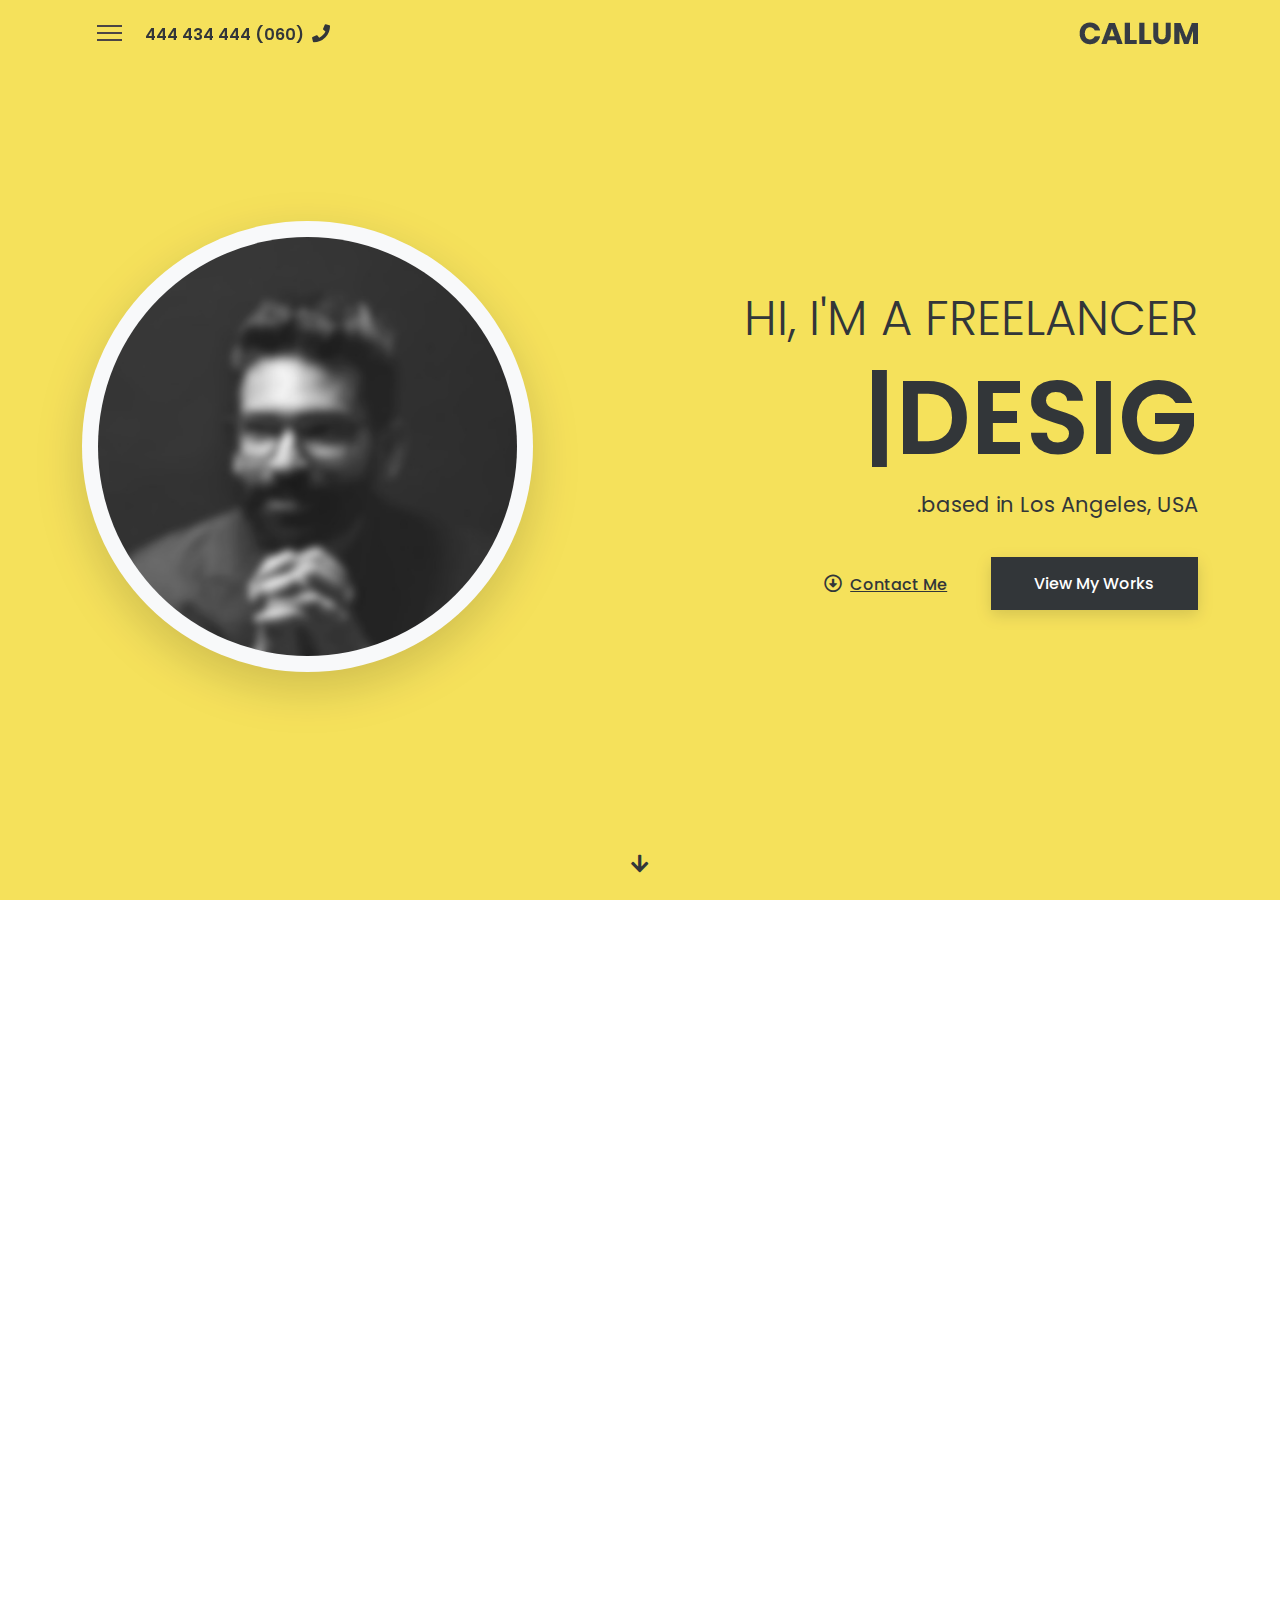
<file: HTML/index-rtl.html>
<!DOCTYPE html>
<html lang="en" dir="rtl">
<head>
<meta charset="UTF-8" />
<meta http-equiv="X-UA-Compatible" content="IE=edge">
<meta name="viewport" content="width=device-width, initial-scale=1, minimum-scale=1.0, shrink-to-fit=no">
<link href="images/favicon.png" rel="icon" />
<title>Callum - Personal Portfolio HTML Template</title>
<meta name="description" content="Callum is responsive bootstrap 5 one page personal portfolio html template.">
<meta name="author" content="harnishdesign.net">

<!-- Web Fonts -->
<link rel='stylesheet' href='https://fonts.googleapis.com/css?family=Poppins:100,200,300,400,500,600,700,800,900' type='text/css'>

<!-- Stylesheet
============================== -->
<!-- Animate -->
<link rel="stylesheet" type="text/css" href="vendor/animate/animate.min.css" />
<!-- Bootstrap -->
<link rel="stylesheet" type="text/css" href="vendor/bootstrap/css/bootstrap.rtl.min.css" />
<!-- Font Awesome Icon -->
<link rel="stylesheet" type="text/css" href="vendor/font-awesome/css/all.min.css" />
<!-- Owl Carousel -->
<link rel="stylesheet" type="text/css" href="vendor/owl.carousel/assets/owl.carousel.min.css" />
<!-- Magnific Popup -->
<link rel="stylesheet" type="text/css" href="vendor/magnific-popup/magnific-popup.min.css" />
<!-- Custom Stylesheet -->
<link rel="stylesheet" type="text/css" href="css/stylesheet.css" />
</head>

<body class="rtl" data-bs-spy="scroll" data-bs-target=".navbar" data-bs-offset="70">

<!-- Preloader -->
<div class="preloader">
  <div class="lds-ellipsis">
    <div></div>
    <div></div>
    <div></div>
    <div></div>
  </div>
</div>
<!-- Preloader End --> 

<!-- Document Wrapper   
=============================== -->
<div id="main-wrapper"> 
  
  <!-- Header -->
  <header id="header" class="sticky-top"> 
    <!-- Navbar -->
    <nav class="primary-menu navbar navbar-expand-none navbar-overlay navbar-overlay-dark bg-transparent border-bottom-0 text-5 fw-600">
      <div class="container"> 
        <!-- Logo --> 
        <a class="logo" href="index.html" title="Callum"> <img src="images/logo.png" alt="Callum"/> </a> 
        <!-- Logo End -->
        <div class="text-3 ms-auto me-2"><span class="text-4 me-2"><i class="fas fa-phone"></i></span>(060) 444 434 444</div>
        <button class="navbar-toggler" type="button" data-bs-toggle="collapse" data-bs-target="#header-nav"><span></span><span></span><span></span></button>
        <div id="header-nav" class="collapse navbar-collapse">
          <div class="d-flex flex-column h-100 align-items-center justify-content-center">
            <ul class="navbar-nav">
              <li class="nav-item"><a class="nav-link smooth-scroll active" href="#home">Home</a></li>
              <li class="nav-item"><a class="nav-link smooth-scroll" 	href="#about">About Me</a></li>
              <li class="nav-item"><a class="nav-link smooth-scroll" href="#services">What I Do</a></li>
              <li class="nav-item"><a class="nav-link smooth-scroll" href="#resume">Resume</a></li>
              <li class="nav-item"><a class="nav-link smooth-scroll" href="#portfolio">Portfolio</a></li>
              <li class="nav-item"><a class="nav-link smooth-scroll" href="#faq">FAQ</a></li>
              <li class="nav-item"><a class="nav-link smooth-scroll" href="#testimonial">Client Speak</a></li>
              <li class="nav-item"><a class="nav-link smooth-scroll" href="#contact">Contact Me</a></li>
            </ul>
            <ul class="social-icons social-icons-light social-icons-lg social-icons-light d-inline-flex mt-4">
              <li class="social-icons-twitter"><a data-bs-toggle="tooltip" href="https://twitter.com/harnishdesign/" target="_blank" title="" data-bs-original-title="Twitter"><i class="fab fa-twitter"></i></a></li>
              <li class="social-icons-facebook"><a data-bs-toggle="tooltip" href="http://www.facebook.com/harnishdesign/" target="_blank" title="" data-bs-original-title="Facebook"><i class="fab fa-facebook"></i></a></li>
              <li class="social-icons-instagram"><a data-bs-toggle="tooltip" href="http://www.instagram.com/" target="_blank" title="" data-bs-original-title="Instagram"><i class="fab fa-instagram"></i></a></li>
              <li class="social-icons-linkedin"><a data-bs-toggle="tooltip" href="http://www.linkedin.com/" target="_blank" title="" data-bs-original-title="Linkedin"><i class="fab fa-linkedin-in"></i></a></li>
              <li class="social-icons-dribbble"><a data-bs-toggle="tooltip" href="http://www.dribbble.com/harnishdesign/" target="_blank" title="" data-bs-original-title="Dribbble"><i class="fab fa-dribbble"></i></a></li>
            </ul>
          </div>
        </div>
      </div>
    </nav>
    <!-- Navbar End --> 
  </header>
  <!-- Header End --> 
  
  <!-- Content
  ============================================= -->
  <div id="content" role="main"> 
    
    <!-- Intro
    ============================================= -->
    <section id="home" class="bg-primary d-flex fullscreen position-relative py-5">
      <div class="container my-auto py-4">
        <div class="row">
          <div class="col-lg-7 text-center text-lg-start align-self-center order-1 order-lg-0 wow fadeIn">
            <h1 class="text-12 fw-300 mb-0 text-uppercase">Hi, I'm a Freelancer</h1>
            <div class="typed-strings">
              <p>Designer</p>
              <p>Developer</p>
              <p>Callum</p>
            </div>
            <h2 class="text-21 fw-600 text-uppercase mb-0 ms-n1"><span class="typed"></span></h2>
            <p class="text-5">based in Los Angeles, USA.</p>
            <a href="#portfolio" class="btn btn-dark rounded-0 smooth-scroll mt-3">View My Works</a><a href="#contact" class="btn btn-link text-dark smooth-scroll mt-3">Contact Me<span class="text-4 ms-2"><i class="far fa-arrow-alt-circle-down"></i></span></a>
		  </div>
          <div class="col-lg-5 text-center align-self-center mb-4 mb-lg-0 order-0 order-lg-1">
            <div class="bg-light rounded-pill d-inline-block p-3 shadow-lg wow zoomIn"> <img class="img-fluid rounded-pill d-block" src="images/web-developer.jpg" title="I'm Callum" alt=""></div>
          </div>
        </div>
      </div>
      <a href="#about" class="scroll-down-arrow text-dark smooth-scroll"><span class="animated"><i class="fas fa-arrow-down"></i></span></a> </section>
    <!-- Intro end --> 
    
    <!-- About
    ============================================= -->
    <section id="about" class="section">
      <div class="container"> 
        <!-- Heading -->
        <p class="text-center mb-2 wow fadeInUp"><span class="bg-primary text-dark px-2">About Me</span></p>
        <h2 class="text-10 fw-600 text-center mb-5 wow fadeInUp">Know Me More</h2>
        <!-- Heading end-->
        
        <div class="row">
          <div class="col-lg-8 text-center text-lg-start wow fadeInUp">
            <h2 class="text-8 fw-400 mb-3">Hi, I'm <span class="fw-700 border-bottom border-3 border-primary">Callum Smith</span></h2>
            <p class="text-5">I'm a designer & developer with a passion for web design. I enjoy developing simple, clean and slick websites that provide real value to the end user. Thousands of clients have procured exceptional results while working with me. Delivering work within time and budget which meets client’s requirements is our moto.</p>
          </div>
          <div class="col-lg-4 mt-4 mt-lg-0 wow fadeInUp" data-wow-delay="0.2s">
            <div class="featured-box style-4">
              <div class="featured-box-icon text-25 fw-500 bg-primary rounded-circle"><span class="wow heartBeat" data-wow-delay="1.3s">22</span></div>
              <h3 class="text-7 wow rubberBand" data-wow-delay="2s">Years of <span class="fw-700">Experiance</span></h3>
            </div>
          </div>
        </div>
        <div class="row gy-3 mt-4">
          <div class="col-6 col-lg-3 wow fadeInUp">
            <p class="text-muted fw-500 mb-0">Name:</p>
            <p class="text-4 text-dark fw-600 mb-0">Callum Smith</p>
          </div>
          <div class="col-6 col-lg-3 wow fadeInUp" data-wow-delay="0.2s">
            <p class="text-muted fw-500 mb-0">Email:</p>
            <p class="text-4 fw-600 mb-0"><a class="link-dark" href="">chat@callum.com</a></p>
          </div>
          <div class="col-6 col-lg-3 wow fadeInUp" data-wow-delay="0.3s">
            <p class="text-muted fw-500 mb-0">Date of birth:</p>
            <p class="text-4 text-dark fw-600 mb-0">11 November, 1987</p>
          </div>
          <div class="col-6 col-lg-3 wow fadeInUp" data-wow-delay="0.4s">
            <p class="text-muted fw-500 mb-0">From:</p>
            <p class="text-4 text-dark fw-600 mb-0">Los Angeles, USA.</p>
          </div>
        </div>
      </div>
    </section>
    <!-- About end --> 
    
    <!-- Services
    ============================================= -->
    <section id="services" class="section bg-light">
      <div class="container"> 
        <!-- Heading -->
        <p class=" text-center mb-2 wow fadeInUp"><span class="bg-primary text-dark px-2">What I Do?</span></p>
        <h2 class="text-10 fw-600 text-center mb-5 wow fadeInUp">How I can help your next project</h2>
        <!-- Heading end-->
        
        <div class="row gy-5 mt-5">
          <div class="col-sm-6 col-lg-4 wow fadeInUp">
            <div class="featured-box text-center px-md-4">
              <div class="featured-box-icon text-primary text-13"> <i class="fas fa-palette"></i> </div>
              <h3 class="text-6 fw-600 mb-3">Graphic Design</h3>
              <p class="text-muted mb-0">Lorem Ipsum is simply dummy text of the printing and typesetting industry. Lorem Ipsum has been the industry’s standard dummy text. </p>
            </div>
          </div>
          <div class="col-sm-6 col-lg-4 wow fadeInUp">
            <div class="featured-box text-center px-md-4">
              <div class="featured-box-icon text-primary text-13"> <i class="fas fa-desktop"></i></div>
              <h3 class="text-6 fw-600 mb-3">Web Design</h3>
              <p class="text-muted mb-0">Lorem Ipsum is simply dummy text of the printing and typesetting industry. Lorem Ipsum has been the industry’s standard dummy text. </p>
            </div>
          </div>
          <div class="col-sm-6 col-lg-4 wow fadeInUp">
            <div class="featured-box text-center px-md-4">
              <div class="featured-box-icon text-primary text-13"> <i class="fas fa-pencil-ruler"></i> </div>
              <h3 class="text-6 fw-600 mb-3">Web Development</h3>
              <p class="text-muted mb-0">Lorem Ipsum is simply dummy text of the printing and typesetting industry. Lorem Ipsum has been the industry’s standard dummy text. </p>
            </div>
          </div>
          <div class="col-sm-6 col-lg-4 wow fadeInUp">
            <div class="featured-box text-center px-md-4">
              <div class="featured-box-icon text-primary text-13"> <i class="fas fa-paint-brush"></i> </div>
              <h3 class="text-6 fw-600 mb-3">Brand Identity</h3>
              <p class="text-muted mb-0">Lorem Ipsum is simply dummy text of the printing and typesetting industry. Lorem Ipsum has been the industry’s standard dummy text. </p>
            </div>
          </div>
          <div class="col-sm-6 col-lg-4 wow fadeInUp">
            <div class="featured-box text-center px-md-4">
              <div class="featured-box-icon text-primary text-13"> <i class="fas fa-chart-area"></i> </div>
              <h3 class="text-6 fw-600 mb-3">Business Analysis</h3>
              <p class="text-muted mb-0">Lorem Ipsum is simply dummy text of the printing and typesetting industry. Lorem Ipsum has been the industry’s standard dummy text. </p>
            </div>
          </div>
          <div class="col-sm-6 col-lg-4 wow fadeInUp">
            <div class="featured-box text-center px-md-4">
              <div class="featured-box-icon text-primary text-13"> <i class="fas fa-bullhorn"></i> </div>
              <h3 class="text-6 fw-600 mb-3">Digital Marketing</h3>
              <p class="text-muted mb-0">Lorem Ipsum is simply dummy text of the printing and typesetting industry. Lorem Ipsum has been the industry’s standard dummy text. </p>
            </div>
          </div>
        </div>
      </div>
    </section>
    <!-- Services end --> 
    
    <!-- Resume
    ============================================= -->
    <section id="resume" class="section">
      <div class="container"> 
        <!-- Heading -->
        <p class=" text-center mb-2 wow fadeInUp"><span class="bg-primary text-dark px-2">Resume</span></p>
        <h2 class="text-10 fw-600 text-center mb-5 wow fadeInUp">A summary of My Resume</h2>
        <!-- Heading end-->
        
        <div class="row g-5 mt-5"> 
          <!-- My Education -->
          <div class="col-lg-6 wow fadeInUp">
            <h2 class="text-7 fw-600 mb-4 pb-2">My Education</h2>
            <div class="border-start border-2 border-primary ps-3">
              <h3 class="text-5">Master in Computer Engineering</h3>
              <p class="mb-2">Harvard University / 2015 - 2017</p>
              <p class="text-muted">Lorem Ipsum is simply dummy text of the printing and typesetting industry. Lorem Ipsum has been the dummy text.</p>
              <hr class="my-4">
              <h3 class="text-5">Bachelor in Computer Engineering</h3>
              <p class="mb-2">University of California / 2014 - 2015</p>
              <p class="text-muted">Lorem Ipsum is simply dummy text of the printing and typesetting industry. Lorem Ipsum has been the dummy text.</p>
              <hr class="my-4">
              <h3 class="text-5">Computer Science</h3>
              <p class="mb-2">International University / 2013 - 2014</p>
              <p class="text-muted">Lorem Ipsum is simply dummy text of the printing and typesetting industry. Lorem Ipsum has been the dummy text.</p>
            </div>
          </div>
          <!-- My Experience -->
          <div class="col-lg-6 wow fadeInUp" data-wow-delay="0.2s">
            <h2 class="text-7 fw-600 mb-4 pb-2">My Experience</h2>
            <div class="border-start border-2 border-primary ps-3">
              <h3 class="text-5">Sr. Font End Developer</h3>
              <p class="mb-2">Apple Inc / 2020 - Current</p>
              <p class="text-muted">Lorem Ipsum is simply dummy text of the printing and typesetting industry. Lorem Ipsum has been the dummy text.</p>
              <hr class="my-4">
              <h3 class="text-5">Jr. Font End Developer</h3>
              <p class="mb-2">Dribbble Inc / 2018 - 2020</p>
              <p class="text-muted">Lorem Ipsum is simply dummy text of the printing and typesetting industry. Lorem Ipsum has been the dummy text.</p>
              <hr class="my-4">
              <h3 class="text-5">HTML Developer</h3>
              <p class="mb-2">Adobe Inc / 2017 - 2018</p>
              <p class="text-muted">Lorem Ipsum is simply dummy text of the printing and typesetting industry. Lorem Ipsum has been the dummy text.</p>
            </div>
          </div>
        </div>
        
        <!-- My Skills -->
        <h2 class="text-7 fw-600 mb-4 pb-2 mt-5 wow fadeInUp">My Skills</h2>
        <div class="row gx-5">
          <div class="col-md-6 wow fadeInUp">
            <p class="fw-500 text-start mb-2">Web Design <span class="float-end">65%</span></p>
            <div class="progress progress-sm mb-4">
              <div class="progress-bar" role="progressbar" style="width: 65%" aria-valuenow="65" aria-valuemin="0" aria-valuemax="100"></div>
            </div>
            <p class="fw-500 text-start mb-2">HTML/CSS <span class="float-end">95%</span></p>
            <div class="progress progress-sm mb-4">
              <div class="progress-bar" role="progressbar" style="width: 95%" aria-valuenow="95" aria-valuemin="0" aria-valuemax="100"></div>
            </div>
            <p class="fw-500 text-start mb-2">JavaScript <span class="float-end">80%</span></p>
            <div class="progress progress-sm mb-4">
              <div class="progress-bar" role="progressbar" style="width: 80%" aria-valuenow="80" aria-valuemin="0" aria-valuemax="100"></div>
            </div>
          </div>
          <div class="col-md-6 wow fadeInUp" data-wow-delay="0.2s">
            <p class="fw-500 text-start mb-2">React JS <span class="float-end">70%</span></p>
            <div class="progress progress-sm mb-4">
              <div class="progress-bar" role="progressbar" style="width: 70%" aria-valuenow="70" aria-valuemin="0" aria-valuemax="100"></div>
            </div>
            <p class="fw-500 text-start mb-2">Angular Js <span class="float-end">60%</span></p>
            <div class="progress progress-sm mb-4">
              <div class="progress-bar" role="progressbar" style="width: 60%" aria-valuenow="60" aria-valuemin="0" aria-valuemax="100"></div>
            </div>
            <p class="fw-500 text-start mb-2">Bootstrap <span class="float-end">99%</span></p>
            <div class="progress progress-sm mb-4">
              <div class="progress-bar" role="progressbar" style="width: 99%" aria-valuenow="99" aria-valuemin="0" aria-valuemax="100"></div>
            </div>
          </div>
        </div>
        <p class="text-center mt-5 wow fadeInUp"><a href="#" class="btn btn-outline-dark shadow-none rounded-0">Download CV</a></p>
      </div>
    </section>
    <!-- Resume end --> 
    
    <!-- Portfolio
    ============================================= -->
    <section id="portfolio" class="section bg-light">
      <div class="container"> 
        <!-- Heading -->
        <p class=" text-center mb-2 wow fadeInUp"><span class="bg-primary text-dark px-2">Portfolio</span></p>
        <h2 class="text-10 fw-600 text-center mb-5 wow fadeInUp">Some of my most recent projects</h2>
        <!-- Heading end--> 
        
        <!-- Filter Menu -->
        <ul class="portfolio-menu nav nav-tabs fw-600 justify-content-start justify-content-md-center border-bottom-0 mb-4 wow fadeInUp">
          <li class="nav-item"> <a data-filter="*" class="nav-link rounded-0 active" href="">All</a></li>
          <li class="nav-item"> <a data-filter=".detailed" href="" class="nav-link rounded-0">Detailed</a></li>
          <li class="nav-item"> <a data-filter=".mockups" href="" class="nav-link rounded-0">Mockups</a></li>
          <li class="nav-item"> <a data-filter=".youtube" href="" class="nav-link rounded-0">YouTube Videos</a></li>
          <li class="nav-item"> <a data-filter=".vimeo" href="" class="nav-link rounded-0">Vimeo Videos</a></li>
        </ul>
        <!-- Filter Menu end -->
        <div class="portfolio wow fadeInUp">
          <div class="row g-4 mt-3 portfolio-filter">
            <div class="col-sm-6 col-lg-4 detailed">
              <div class="portfolio-box">
                <div class="portfolio-img"> <img class="img-fluid d-block" src="images/projects/project-1.jpg" alt="">
                  <div class="portfolio-overlay"> <a class="popup-ajax stretched-link" href="ajax/portfolio-ajax-project-1.html"></a>
                    <div class="portfolio-overlay-details">
                      <p class="text-primary text-8"><i class="fas fa-file-alt"></i></p>
                      <h5 class="text-white text-5">Detailed Project 1</h5>
                      <span class="text-light">Category</span> </div>
                  </div>
                </div>
              </div>
            </div>
            <div class="col-sm-6 col-lg-4 mockups" data-wow-delay="0.2s">
              <div class="portfolio-box">
                <div class="portfolio-img"> <img class="img-fluid d-block" src="images/projects/project-2.jpg" alt="">
                  <div class="portfolio-overlay"> <a class="popup-img stretched-link" href="images/projects/project-2.jpg"></a>
                    <div class="portfolio-overlay-details">
                      <p class="text-primary text-8"><i class="fas fa-image"></i></p>
                      <h5 class="text-white text-5">Mockups Design 1</h5>
                      <span class="text-light">Category</span> </div>
                  </div>
                </div>
              </div>
            </div>
            <div class="col-sm-6 col-lg-4 youtube" data-wow-delay="0.3s">
              <div class="portfolio-box">
                <div class="portfolio-img"> <img class="img-fluid d-block" src="images/projects/project-3.jpg" alt="">
                  <div class="portfolio-overlay"> <a class="popup-youtube stretched-link" href="https://www.youtube.com/watch?v=PMNnEEEacCg"></a>
                    <div class="portfolio-overlay-details">
                      <p class="text-primary text-8"><i class="fas fa-video"></i></p>
                      <h5 class="text-white text-5">YouTube Video</h5>
                      <span class="text-light">Category</span> </div>
                  </div>
                </div>
              </div>
            </div>
            <div class="col-sm-6 col-lg-4 vimeo">
              <div class="portfolio-box">
                <div class="portfolio-img"> <img class="img-fluid d-block" src="images/projects/project-4.jpg" alt="">
                  <div class="portfolio-overlay"> <a class="popup-vimeo stretched-link" href="https://vimeo.com/259411563"></a>
                    <div class="portfolio-overlay-details">
                      <p class="text-primary text-8"><i class="fas fa-video"></i></p>
                      <h5 class="text-white text-5">Vimeo Video</h5>
                      <span class="text-light">Category</span> </div>
                  </div>
                </div>
              </div>
            </div>
            <div class="col-sm-6 col-lg-4 detailed" data-wow-delay="0.2s">
              <div class="portfolio-box">
                <div class="portfolio-img"> <img class="img-fluid d-block" src="images/projects/project-5.jpg" alt="">
                  <div class="portfolio-overlay"> <a class="popup-ajax stretched-link" href="ajax/portfolio-ajax-project-2.html"></a>
                    <div class="portfolio-overlay-details">
                      <p class="text-primary text-8"><i class="fas fa-file-alt"></i></p>
                      <h5 class="text-white text-5">Detailed Project 2</h5>
                      <span class="text-light">Category</span> </div>
                  </div>
                </div>
              </div>
            </div>
            <div class="col-sm-6 col-lg-4 mockups" data-wow-delay="0.3s">
              <div class="portfolio-box">
                <div class="portfolio-img"> <img class="img-fluid d-block" src="images/projects/project-6.jpg" alt="">
                  <div class="portfolio-overlay"> <a class="popup-img stretched-link" href="images/projects/project-6.jpg"></a>
                    <div class="portfolio-overlay-details">
                      <p class="text-primary text-8"><i class="fas fa-image"></i></p>
                      <h5 class="text-white text-5">Mockups Design 2</h5>
                      <span class="text-light">Category</span> </div>
                  </div>
                </div>
              </div>
            </div>
          </div>
        </div>
      </div>
    </section>
    <!-- Portfolio end --> 
    
    <!-- Call to Action
    ============================================= -->
    <section>
      <div class="hero-wrap">
        <div class="hero-mask opacity-8 bg-dark"></div>
        <div class="hero-bg parallax" style="background-image:url('images/intro-bg-2.jpg');"></div>
        <div class="hero-content section">
          <div class="container text-center py-5 wow fadeInUp">
            <h2 class="text-10 fw-600 text-white mb-5">Interested in working with me?</h2>
            <a href="#contact" class="btn btn-primary rounded-0 smooth-scroll wow rubberBand" data-wow-delay="1s">Hire Me!</a> </div>
        </div>
      </div>
    </section>
    <!-- Call to Action end --> 
    
    <!-- FAQ
    ============================================= -->
    <section id="faq" class="section bg-light">
      <div class="container">
        <div class="row gy-5">
          <div class="col-lg-6 order-1 order-lg-0 wow fadeInUp"> 
            <!-- Heading -->
            <p class="text-center text-lg-start mb-2"><span class="bg-primary text-dark px-2">FAQ</span></p>
            <h2 class="text-10 fw-600 text-center text-lg-start mb-5">Have any questions?</h2>
            <!-- Heading end-->
            <div class="accordion accordion-flush" id="faqTopics">
              <div class="accordion-item">
                <h2 class="accordion-header" id="flush-headingOne">
                  <button class="accordion-button" type="button" data-bs-toggle="collapse" data-bs-target="#flush-collapseOne" aria-expanded="true" aria-controls="flush-collapseOne"> What is Callum? </button>
                </h2>
                <div id="flush-collapseOne" class="accordion-collapse collapse show" aria-labelledby="flush-headingOne" data-bs-parent="#faqTopics">
                  <div class="accordion-body"> Lisque persius interesset his et, in quot quidam persequeris vim, ad mea essent possim iriure. Mutat tacimates id sit. Ridens mediocritatem ius an, eu nec magna imperdiet. </div>
                </div>
              </div>
              <div class="accordion-item">
                <h2 class="accordion-header" id="flush-headingTwo">
                  <button class="accordion-button collapsed" type="button" data-bs-toggle="collapse" data-bs-target="#flush-collapseTwo" aria-expanded="false" aria-controls="flush-collapseTwo"> How Can I Help You? </button>
                </h2>
                <div id="flush-collapseTwo" class="accordion-collapse collapse" aria-labelledby="flush-headingTwo" data-bs-parent="#faqTopics">
                  <div class="accordion-body">
                    <p>Iisque Anim pariatur cliche reprehenderit, enim eiusmod high life accusamus terry richardson ad squid. Food truck quinoa nesciunt laborum eiusmod. Brunch 3 wolf moon tempor, sunt aliqua put a bird on it squid single-origin coffee nulla assumenda shoreditch et.</p>
                    <p class="mb-0">Nihil anim keffiyeh helvetica, craft beer labore wes anderson cred nesciunt sapiente ea proident. Ad vegan excepteur butcher vice lomo.</p>
                  </div>
                </div>
              </div>
              <div class="accordion-item">
                <h2 class="accordion-header" id="flush-headingThree">
                  <button class="accordion-button collapsed" type="button" data-bs-toggle="collapse" data-bs-target="#flush-collapseThree" aria-expanded="false" aria-controls="flush-collapseThree"> Simple process of workflow? </button>
                </h2>
                <div id="flush-collapseThree" class="accordion-collapse collapse" aria-labelledby="flush-headingThree" data-bs-parent="#faqTopics">
                  <div class="accordion-body"> Iisque persius interesset his et, in quot quidam persequeris vim, ad mea essent possim iriure. Mutat tacimates id sit. Ridens mediocritatem ius an, eu nec magna imperdiet. </div>
                </div>
              </div>
              <div class="accordion-item">
                <h2 class="accordion-header" id="flush-headingFour">
                  <button class="accordion-button collapsed" type="button" data-bs-toggle="collapse" data-bs-target="#flush-collapseFour" aria-expanded="false" aria-controls="flush-collapseThree"> Is Callum a Multi-purpose template? </button>
                </h2>
                <div id="flush-collapseFour" class="accordion-collapse collapse" aria-labelledby="flush-headingFour" data-bs-parent="#faqTopics">
                  <div class="accordion-body"> Lorem Ipsum is simply dummy text of the printing and typesetting industry. Food truck quinoa nesciunt laborum eiusmod. Brunch 3 wolf moon tempor, sunt aliqua put a bird on it squid single-origin coffee nulla assumenda shoreditch et. Nihil anim keffiyeh helvetica, craft beer labore wes anderson cred nesciunt sapiente ea proident. </div>
                </div>
              </div>
              <div class="accordion-item">
                <h2 class="accordion-header" id="flush-headingFive">
                  <button class="accordion-button collapsed" type="button" data-bs-toggle="collapse" data-bs-target="#flush-collapseFive" aria-expanded="false" aria-controls="flush-collapseThree"> Why responsive one page template? </button>
                </h2>
                <div id="flush-collapseFive" class="accordion-collapse collapse" aria-labelledby="flush-headingFive" data-bs-parent="#faqTopics">
                  <div class="accordion-body"> Anim pariatur cliche reprehenderit, enim eiusmod high life accusamus terry richardson ad squid. Food truck quinoa nesciunt laborum eiusmod. Brunch 3 wolf moon tempor, sunt aliqua put a bird on it squid single-origin coffee nulla assumenda shoreditch et. Nihil anim keffiyeh helvetica, craft beer labore wes anderson cred nesciunt sapiente ea proident. Ad vegan excepteur butcher vice lomo. </div>
                </div>
              </div>
            </div>
          </div>
          <div class="col-lg-6 d-flex align-items-center justify-content-center order-0 order-lg-1 wow fadeIn" data-wow-delay="1s"> <img class="img-fluid" src="images/faq.png" title="FAQ" alt="faq"> </div>
        </div>
      </div>
    </section>
    <!-- FAQ end --> 
    
    <!-- Testimonial
    ============================================= -->
    <section id="testimonial" class="section bg-secondary">
      <div class="container"> 
        <!-- Heading -->
        <p class=" text-center mb-2 wow fadeIn"><span class="bg-primary text-dark px-2">Client Speak</span></p>
        <h2 class="text-10 fw-600 text-white text-center mb-5 wow fadeIn">What Some of my Clients Say</h2>
        <!-- Heading end-->
        <div class="row">
          <div class="col-lg-9 mx-auto wow fadeInUp">
            <div class="owl-carousel owl-theme owl-light" data-autoplay="true" data-loop="true" data-nav="true" data-margin="30" data-slideby="1" data-stagepadding="5"  data-items-xs="1" data-items-sm="1" data-items-md="1" data-items-lg="1">
              <div class="item text-center px-5"> <span class="text-9 text-primary"><i class="fa fa-quote-start"></i></span>
                <p class="text-5 text-white">Easy to use, reasonably priced simply dummy text of the printing and typesetting industry. Quidam lisque persius interesset his et, in quot quidam possim iriure. simply dummy text of the printing and typesetting industry.”</p>
                <img class="img-fluid d-inline-block w-auto rounded-circle shadow" src="images/testimonial/client-sm-1.jpg" alt=""> <strong class="d-block text-3 fw-600 text-white">Jay Shah</strong> <span class="text-light">Founder at Icomatic Pvt Ltd</span> </div>
              <div class="item text-center px-5"> <span class="text-9 text-primary"><i class="fa fa-quote-start"></i></span>
                <p class="text-5 text-white">“I am happy Working with printing and typesetting industry. Quidam lisque persius interesset his et, in quot quidam persequeris essent possim iriure. simply dummy text of the printing and typesetting industry.”</p>
                <img class="img-fluid d-inline-block w-auto rounded-circle shadow" src="images/testimonial/client-sm-2.jpg" alt=""> <strong class="d-block text-3 fw-500 text-white">Patrick Cary</strong> <span class="text-light">Freelancer from USA</span> </div>
              <div class="item text-center px-5"> <span class="text-9 text-primary"><i class="fa fa-quote-start"></i></span>
                <p class="text-5 text-white">“Only trying it out since a few days. But up to now excellent. Seems to work flawlessly. priced simply dummy text of the printing and typesetting industry.”</p>
                <img class="img-fluid d-inline-block w-auto rounded-circle shadow" src="images/testimonial/client-sm-3.jpg" alt=""> <strong class="d-block text-3 fw-500 text-white">Dennis Jacques</strong> <span class="text-light">Noon Inc</span> </div>
              <div class="item text-center px-5"> <span class="text-9 text-primary"><i class="fa fa-quote-start"></i></span>
                <p class="text-5 text-white">“I have used them twice now. Good rates, very efficient service and priced simply dummy text of the printing and typesetting industry quidam interesset his et. simply dummy text of the printing and typesetting industry. Excellent.”</p>
                <img class="img-fluid d-inline-block w-auto rounded-circle shadow" src="images/testimonial/client-sm-4.jpg" alt=""> <strong class="d-block text-3 fw-500 text-white">Chris Tom</strong> <span class="text-light">Company CEO from UK</span> </div>
            </div>
          </div>
        </div>
      </div>
    </section>
    <!-- Testimonial end --> 
    
    <!-- Contact Me
    ============================================= -->
    <section id="contact" class="section bg-primary">
      <div class="container">
        <div class="row">
          <div class="col-lg-5 text-center text-lg-start wow fadeInUp">
            <h2 class="text-10 fw-600 mb-5">Let's get in touch</h2>
            <p class="text-5 mb-5">I enjoy discussing new projects and design challenges. Please share as much info, as possible so we can get the most out of our first catch-up.</p>
            <h3 class="text-5 fw-600">Living In:</h3>
            <address class="text-4">
            30 Shacham street,
            Los Angeles, USA.
            </address>
            <h3 class="text-5 fw-600">Call:</h3>
            <p class="text-4">(+060) 444 434 444</p>
            <ul class="social-icons social-icons-lg justify-content-center justify-content-lg-start mt-5">
              <li class="social-icons-twitter"><a data-bs-toggle="tooltip" href="https://twitter.com/harnishdesign/" target="_blank" title="" data-bs-original-title="Twitter"><i class="fab fa-twitter"></i></a></li>
              <li class="social-icons-facebook"><a data-bs-toggle="tooltip" href="http://www.facebook.com/harnishdesign/" target="_blank" title="" data-bs-original-title="Facebook"><i class="fab fa-facebook"></i></a></li>
              <li class="social-icons-instagram"><a data-bs-toggle="tooltip" href="http://www.instagram.com/" target="_blank" title="" data-bs-original-title="Instagram"><i class="fab fa-instagram"></i></a></li>
              <li class="social-icons-github"><a data-bs-toggle="tooltip" href="http://www.github.com/" target="_blank" title="" data-bs-original-title="GitHub"><i class="fab fa-github"></i></a></li>
              <li class="social-icons-dribbble"><a data-bs-toggle="tooltip" href="http://www.dribbble.com/harnishdesign/" target="_blank" title="" data-bs-original-title="Dribbble"><i class="fab fa-dribbble"></i></a></li>
            </ul>
          </div>
          <div class="col-lg-6 ms-auto mt-5 mt-lg-0 wow fadeInUp" data-wow-delay="0.3s">
            <h2 class="text-10 fw-600 text-center text-lg-start mb-5">Estimate your Project?</h2>
            <!-- Contact Form -->
            <form id="contact-form" class="form-border" action="php/mail.php" method="post">
              <div class="row g-4">
                <div class="col-12">
                  <label class="form-label" for="name">What is Your Name:</label>
                  <input id="name" name="name" type="text" class="form-control py-1" required >
                </div>
                <div class="col-12">
                  <label class="form-label" for="email">Your Email Address:</label>
                  <input id="email" name="email" type="email" class="form-control py-1" required >
                </div>
                <div class="col-12">
                  <label class="form-label" for="form-message">How can I Help you?:</label>
                  <textarea id="form-message" name="form-message" class="form-control py-1" rows="4" required ></textarea>
                </div>
                <div class="col-12 text-center text-lg-start">
                  <button id="submit-btn" class="btn btn-dark rounded-0" type="submit">Send <span class="ms-3"><i class="fas fa-arrow-right"></i></span></button>
                </div>
              </div>
            </form>
            <!-- Contact Form end --> 
          </div>
        </div>
      </div>
    </section>
    <!-- Contact Me end --> 
    
  </div>
  <!-- Content end --> 
  
  <!-- Footer
  ============================================= -->
  <footer id="footer" class="section bg-dark text-white">
    <div class="container">
      <div class="row">
        <div class="col-lg-6 text-center text-lg-start wow fadeInUp">
          <p class="mb-2 mb-lg-0">Copyright © 2021 <a class="fw-600" href="#">Callum</a>. All Rights Reserved.</p>
        </div>
        <div class="col-lg-6 wow fadeInUp">
          <p class="mb-0 text-center text-lg-end">Designed by <a class="fw-600" href="http://www.harnishdesign.net/">Harnish Design</a></p>
        </div>
      </div>
    </div>
  </footer>
  <!-- Footer end --> 
  
</div>
<!-- Document Wrapper end --> 

<!-- Back to Top
============================================= --> 
<a id="back-to-top" class="rounded-circle" data-bs-toggle="tooltip" title="Back to Top" href="javascript:void(0)"><i class="fas fa-arrow-up"></i></a> 

<!-- JavaScript --> 
<script src="vendor/jquery/jquery.min.js"></script> 
<script src="vendor/bootstrap/js/bootstrap.bundle.min.js"></script> 
<!-- Easing --> 
<script src="vendor/jquery.easing/jquery.easing.min.js"></script> 
<!-- Appear --> 
<script src="vendor/jquery.appear/jquery.appear.min.js"></script> 
<!-- WOW animation --> 
<script src="vendor/wow/wow.min.js"></script> 
<!-- Images Loaded --> 
<script src="vendor/imagesloaded/imagesloaded.pkgd.min.js"></script> 
<!-- Typed --> 
<script src="vendor/typed/typed.min.js"></script> 
<!-- Parallax Bg --> 
<script src="vendor/parallaxie/parallaxie.min.js"></script> 
<!-- Owl Carousel --> 
<script src="vendor/owl.carousel/owl.carousel.min.js"></script> 
<!-- isotope Portfolio Filter --> 
<script src="vendor/isotope/isotope.pkgd.min.js"></script> 
<!-- Magnific Popup --> 
<script src="vendor/magnific-popup/jquery.magnific-popup.min.js"></script>
<!-- Custom Script --> 
<script src="js/theme.js"></script>
</body>
</html>
</file>
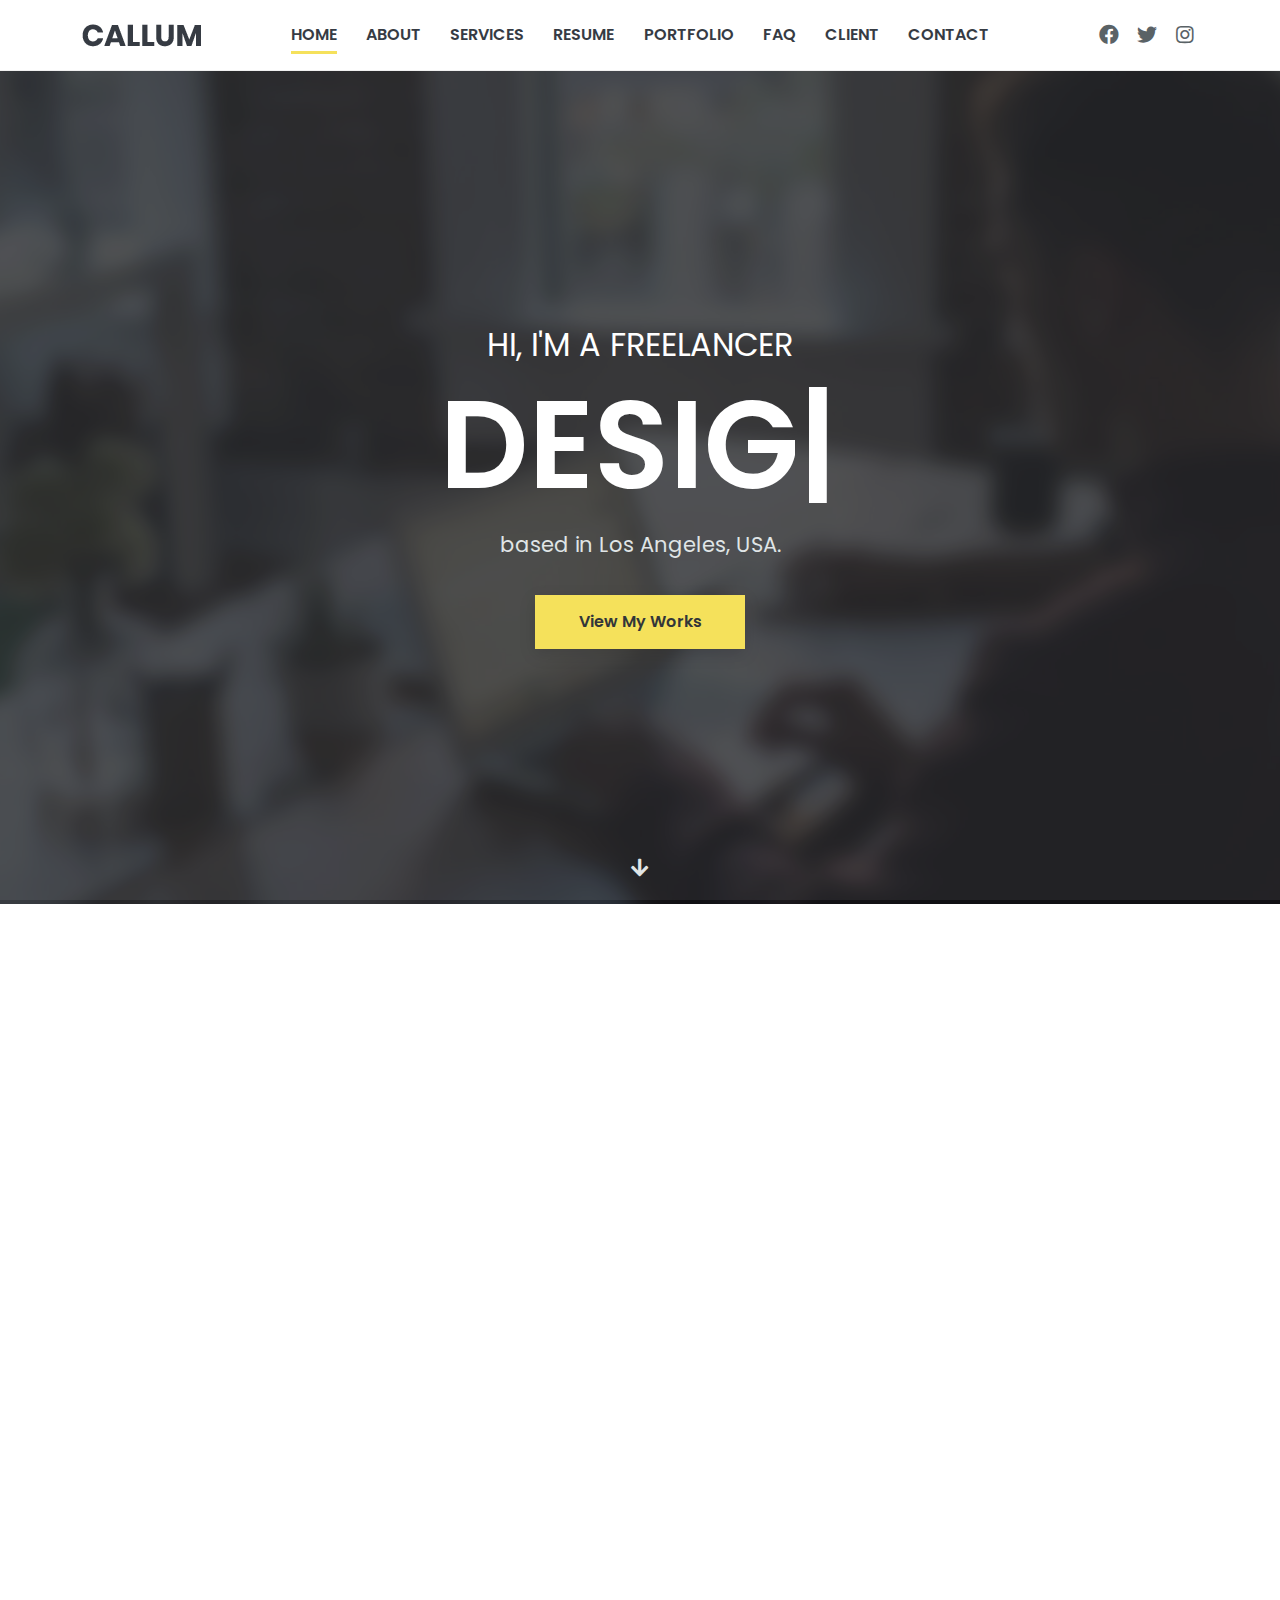
<file: HTML/index-standard-menu-image-parallax.html>
<!DOCTYPE html>
<html lang="en">
<head>
<meta charset="UTF-8" />
<meta http-equiv="X-UA-Compatible" content="IE=edge">
<meta name="viewport" content="width=device-width, initial-scale=1, minimum-scale=1.0, shrink-to-fit=no">
<link href="images/favicon.png" rel="icon" />
<title>Callum - Personal Portfolio HTML Template</title>
<meta name="description" content="Callum is responsive bootstrap 5 one page personal portfolio html template.">
<meta name="author" content="harnishdesign.net">

<!-- Web Fonts -->
<link rel='stylesheet' href='https://fonts.googleapis.com/css?family=Poppins:100,200,300,400,500,600,700,800,900' type='text/css'>

<!-- Stylesheet
============================== -->
<!-- Animate -->
<link rel="stylesheet" type="text/css" href="vendor/animate/animate.min.css" />
<!-- Bootstrap -->
<link rel="stylesheet" type="text/css" href="vendor/bootstrap/css/bootstrap.min.css" />
<!-- Font Awesome Icon -->
<link rel="stylesheet" type="text/css" href="vendor/font-awesome/css/all.min.css" />
<!-- Owl Carousel -->
<link rel="stylesheet" type="text/css" href="vendor/owl.carousel/assets/owl.carousel.min.css" />
<!-- Magnific Popup -->
<link rel="stylesheet" type="text/css" href="vendor/magnific-popup/magnific-popup.min.css" />
<!-- Custom Stylesheet -->
<link rel="stylesheet" type="text/css" href="css/stylesheet.css" />
</head>

<body data-bs-spy="scroll" data-bs-target=".navbar" data-bs-offset="70">

<!-- Preloader -->
<div class="preloader">
  <div class="lds-ellipsis">
    <div></div>
    <div></div>
    <div></div>
    <div></div>
  </div>
</div>
<!-- Preloader End --> 

<!-- Document Wrapper   
=============================== -->
<div id="main-wrapper"> 
  
  <!-- Header -->
  <header id="header" class="sticky-top-slide"> 
    <!-- Navbar -->
    <nav class="primary-menu navbar navbar-expand-lg text-uppercase navbar-line-under-text fw-600">
      <div class="container position-relative">
        <div class="col-auto col-lg-2 d-inline-flex ps-lg-0"> 
          <!-- Logo --> 
          <a class="logo" href="index.html" title="Callum"> <img src="images/logo.png" alt="Callum"/> </a> 
          <!-- Logo End --> 
        </div>
        <div class="col col-lg-8 navbar-accordion px-0">
          <button class="navbar-toggler ms-auto" type="button" data-bs-toggle="collapse" data-bs-target="#header-nav"><span></span><span></span><span></span></button>
          <div id="header-nav" class="collapse navbar-collapse justify-content-center">
            <ul class="navbar-nav">
			  <li class="nav-item"><a class="nav-link smooth-scroll active" href="#home">Home</a></li>
              <li class="nav-item"><a class="nav-link smooth-scroll" href="#about">About</a></li>
              <li class="nav-item"><a class="nav-link smooth-scroll" href="#services">Services</a></li>
              <li class="nav-item"><a class="nav-link smooth-scroll" href="#resume">Resume</a></li>
              <li class="nav-item"><a class="nav-link smooth-scroll" href="#portfolio">Portfolio</a></li>
              <li class="nav-item"><a class="nav-link smooth-scroll" href="#faq">FAQ</a></li>
              <li class="nav-item"><a class="nav-link smooth-scroll" href="#testimonial">Client</a></li>
              <li class="nav-item"><a class="nav-link smooth-scroll" href="#contact">Contact</a></li>
            </ul>
          </div>
        </div>
        <div class="col-auto col-lg-2 d-flex justify-content-end ps-0">
		  <ul class="social-icons">
		  <li class="social-icons-facebook"><a data-bs-toggle="tooltip" href="http://www.facebook.com/" target="_blank" title="" data-bs-original-title="Facebook"><i class="fab fa-facebook"></i></a></li>
          <li class="social-icons-twitter"><a data-bs-toggle="tooltip" href="http://www.twitter.com/" target="_blank" title="" data-bs-original-title="Twitter"><i class="fab fa-twitter"></i></a></li>
		  <li class="social-icons-instagram"><a data-bs-toggle="tooltip" href="http://www.instagram.com/" target="_blank" title="" data-bs-original-title="Instagram"><i class="fab fa-instagram"></i></a></li>
          </ul>
        </div>
      </div>
    </nav>
    <!-- Navbar End --> 
  </header>
  <!-- Header End -->
  
  <!-- Content
  ============================================= -->
  <div id="content" role="main"> 
    
    <!-- Intro
    ============================================= -->
    <section id="home">
      <div class="hero-wrap">
        <div class="hero-mask opacity-8 bg-dark"></div>
        <div class="hero-bg parallax" style="background-image:url('images/intro-bg.jpg');"></div>
        <div class="hero-content d-flex fullscreen-with-header py-5">
          <div class="container my-auto py-4">
            <div class="row">
          <div class="col-lg-12 text-center order-1 order-lg-0">
            <h1 class="text-8 text-white fw-400 mb-0 text-uppercase">Hi, I'm a Freelancer</h1>
            <div class="typed-strings">
              <p>Designer</p>
              <p>Developer</p>
              <p>Callum</p>
            </div>
            <h2 class="text-23 text-white fw-600 text-uppercase mb-0 ms-n1"><span class="typed"></span></h2>
            <p class="text-5 text-light">based in Los Angeles, USA.</p>
            <a href="#portfolio" class="btn btn-primary fw-600 rounded-0 smooth-scroll mt-3">View My Works</a> </div>
          
        </div>
			
          </div>
          <a href="#about" class="scroll-down-arrow text-light smooth-scroll"><span class="animated"><i class="fas fa-arrow-down"></i></span></a> </div>
      </div>
    </section>
    <!-- Intro end --> 
    
    <!-- About
    ============================================= -->
    <section id="about" class="section">
      <div class="container"> 
        <!-- Heading -->
        <p class="text-center mb-2 wow fadeInUp"><span class="bg-primary text-dark px-2">About Me</span></p>
        <h2 class="text-10 fw-600 text-center mb-5 wow fadeInUp">Know Me More</h2>
        <!-- Heading end-->
        
        <div class="row">
          <div class="col-lg-8 text-center text-lg-start wow fadeInUp">
            <h2 class="text-8 fw-400 mb-3">Hi, I'm <span class="fw-700 border-bottom border-3 border-primary">Callum Smith</span></h2>
            <p class="text-5">I'm a designer & developer with a passion for web design. I enjoy developing simple, clean and slick websites that provide real value to the end user. Thousands of clients have procured exceptional results while working with me. Delivering work within time and budget which meets client’s requirements is our moto.</p>
          </div>
          <div class="col-lg-4 mt-4 mt-lg-0 wow fadeInUp" data-wow-delay="0.2s">
            <div class="featured-box style-4">
              <div class="featured-box-icon text-25 fw-500 bg-primary rounded-circle"><span class="wow heartBeat" data-wow-delay="1.3s">22</span></div>
              <h3 class="text-7 wow rubberBand" data-wow-delay="2s">Years of <span class="fw-700">Experiance</span></h3>
            </div>
          </div>
        </div>
        <div class="row gy-3 mt-4">
          <div class="col-6 col-lg-3 wow fadeInUp">
            <p class="text-muted fw-500 mb-0">Name:</p>
            <p class="text-4 text-dark fw-600 mb-0">Callum Smith</p>
          </div>
          <div class="col-6 col-lg-3 wow fadeInUp" data-wow-delay="0.2s">
            <p class="text-muted fw-500 mb-0">Email:</p>
            <p class="text-4 fw-600 mb-0"><a class="link-dark" href="">chat@callum.com</a></p>
          </div>
          <div class="col-6 col-lg-3 wow fadeInUp" data-wow-delay="0.3s">
            <p class="text-muted fw-500 mb-0">Date of birth:</p>
            <p class="text-4 text-dark fw-600 mb-0">11 November, 1987</p>
          </div>
          <div class="col-6 col-lg-3 wow fadeInUp" data-wow-delay="0.4s">
            <p class="text-muted fw-500 mb-0">From:</p>
            <p class="text-4 text-dark fw-600 mb-0">Los Angeles, USA.</p>
          </div>
        </div>
      </div>
    </section>
    <!-- About end --> 
    
    <!-- Services
    ============================================= -->
    <section id="services" class="section bg-light">
      <div class="container"> 
        <!-- Heading -->
        <p class=" text-center mb-2 wow fadeInUp"><span class="bg-primary text-dark px-2">What I Do?</span></p>
        <h2 class="text-10 fw-600 text-center mb-5 wow fadeInUp">How I can help your next project</h2>
        <!-- Heading end-->
        
        <div class="row gy-5 mt-5">
          <div class="col-sm-6 col-lg-4 wow fadeInUp">
            <div class="featured-box text-center px-md-4">
              <div class="featured-box-icon text-primary text-13"> <i class="fas fa-palette"></i> </div>
              <h3 class="text-6 fw-600 mb-3">Graphic Design</h3>
              <p class="text-muted mb-0">Lorem Ipsum is simply dummy text of the printing and typesetting industry. Lorem Ipsum has been the industry’s standard dummy text. </p>
            </div>
          </div>
          <div class="col-sm-6 col-lg-4 wow fadeInUp">
            <div class="featured-box text-center px-md-4">
              <div class="featured-box-icon text-primary text-13"> <i class="fas fa-desktop"></i></div>
              <h3 class="text-6 fw-600 mb-3">Web Design</h3>
              <p class="text-muted mb-0">Lorem Ipsum is simply dummy text of the printing and typesetting industry. Lorem Ipsum has been the industry’s standard dummy text. </p>
            </div>
          </div>
          <div class="col-sm-6 col-lg-4 wow fadeInUp">
            <div class="featured-box text-center px-md-4">
              <div class="featured-box-icon text-primary text-13"> <i class="fas fa-pencil-ruler"></i> </div>
              <h3 class="text-6 fw-600 mb-3">Web Development</h3>
              <p class="text-muted mb-0">Lorem Ipsum is simply dummy text of the printing and typesetting industry. Lorem Ipsum has been the industry’s standard dummy text. </p>
            </div>
          </div>
          <div class="col-sm-6 col-lg-4 wow fadeInUp">
            <div class="featured-box text-center px-md-4">
              <div class="featured-box-icon text-primary text-13"> <i class="fas fa-paint-brush"></i> </div>
              <h3 class="text-6 fw-600 mb-3">Brand Identity</h3>
              <p class="text-muted mb-0">Lorem Ipsum is simply dummy text of the printing and typesetting industry. Lorem Ipsum has been the industry’s standard dummy text. </p>
            </div>
          </div>
          <div class="col-sm-6 col-lg-4 wow fadeInUp">
            <div class="featured-box text-center px-md-4">
              <div class="featured-box-icon text-primary text-13"> <i class="fas fa-chart-area"></i> </div>
              <h3 class="text-6 fw-600 mb-3">Business Analysis</h3>
              <p class="text-muted mb-0">Lorem Ipsum is simply dummy text of the printing and typesetting industry. Lorem Ipsum has been the industry’s standard dummy text. </p>
            </div>
          </div>
          <div class="col-sm-6 col-lg-4 wow fadeInUp">
            <div class="featured-box text-center px-md-4">
              <div class="featured-box-icon text-primary text-13"> <i class="fas fa-bullhorn"></i> </div>
              <h3 class="text-6 fw-600 mb-3">Digital Marketing</h3>
              <p class="text-muted mb-0">Lorem Ipsum is simply dummy text of the printing and typesetting industry. Lorem Ipsum has been the industry’s standard dummy text. </p>
            </div>
          </div>
        </div>
      </div>
    </section>
    <!-- Services end --> 
    
    <!-- Resume
    ============================================= -->
    <section id="resume" class="section">
      <div class="container"> 
        <!-- Heading -->
        <p class=" text-center mb-2 wow fadeInUp"><span class="bg-primary text-dark px-2">Resume</span></p>
        <h2 class="text-10 fw-600 text-center mb-5 wow fadeInUp">A summary of My Resume</h2>
        <!-- Heading end-->
        
        <div class="row g-5 mt-5"> 
          <!-- My Education -->
          <div class="col-lg-6 wow fadeInUp">
            <h2 class="text-7 fw-600 mb-4 pb-2">My Education</h2>
            <div class="border-start border-2 border-primary ps-3">
              <h3 class="text-5">Master in Computer Engineering</h3>
              <p class="mb-2">Harvard University / 2015 - 2017</p>
              <p class="text-muted">Lorem Ipsum is simply dummy text of the printing and typesetting industry. Lorem Ipsum has been the dummy text.</p>
              <hr class="my-4">
              <h3 class="text-5">Bachelor in Computer Engineering</h3>
              <p class="mb-2">University of California / 2014 - 2015</p>
              <p class="text-muted">Lorem Ipsum is simply dummy text of the printing and typesetting industry. Lorem Ipsum has been the dummy text.</p>
              <hr class="my-4">
              <h3 class="text-5">Computer Science</h3>
              <p class="mb-2">International University / 2013 - 2014</p>
              <p class="text-muted">Lorem Ipsum is simply dummy text of the printing and typesetting industry. Lorem Ipsum has been the dummy text.</p>
            </div>
          </div>
          <!-- My Experience -->
          <div class="col-lg-6 wow fadeInUp" data-wow-delay="0.2s">
            <h2 class="text-7 fw-600 mb-4 pb-2">My Experience</h2>
            <div class="border-start border-2 border-primary ps-3">
              <h3 class="text-5">Sr. Font End Developer</h3>
              <p class="mb-2">Apple Inc / 2020 - Current</p>
              <p class="text-muted">Lorem Ipsum is simply dummy text of the printing and typesetting industry. Lorem Ipsum has been the dummy text.</p>
              <hr class="my-4">
              <h3 class="text-5">Jr. Font End Developer</h3>
              <p class="mb-2">Dribbble Inc / 2018 - 2020</p>
              <p class="text-muted">Lorem Ipsum is simply dummy text of the printing and typesetting industry. Lorem Ipsum has been the dummy text.</p>
              <hr class="my-4">
              <h3 class="text-5">HTML Developer</h3>
              <p class="mb-2">Adobe Inc / 2017 - 2018</p>
              <p class="text-muted">Lorem Ipsum is simply dummy text of the printing and typesetting industry. Lorem Ipsum has been the dummy text.</p>
            </div>
          </div>
        </div>
        
        <!-- My Skills -->
        <h2 class="text-7 fw-600 mb-4 pb-2 mt-5 wow fadeInUp">My Skills</h2>
        <div class="row gx-5">
          <div class="col-md-6 wow fadeInUp">
            <p class="fw-500 text-start mb-2">Web Design <span class="float-end">65%</span></p>
            <div class="progress progress-sm mb-4">
              <div class="progress-bar" role="progressbar" style="width: 65%" aria-valuenow="65" aria-valuemin="0" aria-valuemax="100"></div>
            </div>
            <p class="fw-500 text-start mb-2">HTML/CSS <span class="float-end">95%</span></p>
            <div class="progress progress-sm mb-4">
              <div class="progress-bar" role="progressbar" style="width: 95%" aria-valuenow="95" aria-valuemin="0" aria-valuemax="100"></div>
            </div>
            <p class="fw-500 text-start mb-2">JavaScript <span class="float-end">80%</span></p>
            <div class="progress progress-sm mb-4">
              <div class="progress-bar" role="progressbar" style="width: 80%" aria-valuenow="80" aria-valuemin="0" aria-valuemax="100"></div>
            </div>
          </div>
          <div class="col-md-6 wow fadeInUp" data-wow-delay="0.2s">
            <p class="fw-500 text-start mb-2">React JS <span class="float-end">70%</span></p>
            <div class="progress progress-sm mb-4">
              <div class="progress-bar" role="progressbar" style="width: 70%" aria-valuenow="70" aria-valuemin="0" aria-valuemax="100"></div>
            </div>
            <p class="fw-500 text-start mb-2">Angular Js <span class="float-end">60%</span></p>
            <div class="progress progress-sm mb-4">
              <div class="progress-bar" role="progressbar" style="width: 60%" aria-valuenow="60" aria-valuemin="0" aria-valuemax="100"></div>
            </div>
            <p class="fw-500 text-start mb-2">Bootstrap <span class="float-end">99%</span></p>
            <div class="progress progress-sm mb-4">
              <div class="progress-bar" role="progressbar" style="width: 99%" aria-valuenow="99" aria-valuemin="0" aria-valuemax="100"></div>
            </div>
          </div>
        </div>
        <p class="text-center mt-5 wow fadeInUp"><a href="#" class="btn btn-outline-dark shadow-none rounded-0">Download CV</a></p>
      </div>
    </section>
    <!-- Resume end --> 
    
    <!-- Portfolio
    ============================================= -->
    <section id="portfolio" class="section bg-light">
      <div class="container"> 
        <!-- Heading -->
        <p class=" text-center mb-2 wow fadeInUp"><span class="bg-primary text-dark px-2">Portfolio</span></p>
        <h2 class="text-10 fw-600 text-center mb-5 wow fadeInUp">Some of my most recent projects</h2>
        <!-- Heading end--> 
        
        <!-- Filter Menu -->
        <ul class="portfolio-menu nav nav-tabs fw-600 justify-content-start justify-content-md-center border-bottom-0 mb-4 wow fadeInUp">
          <li class="nav-item"> <a data-filter="*" class="nav-link rounded-0 active" href="">All</a></li>
          <li class="nav-item"> <a data-filter=".detailed" href="" class="nav-link rounded-0">Detailed</a></li>
          <li class="nav-item"> <a data-filter=".mockups" href="" class="nav-link rounded-0">Mockups</a></li>
          <li class="nav-item"> <a data-filter=".youtube" href="" class="nav-link rounded-0">YouTube Videos</a></li>
          <li class="nav-item"> <a data-filter=".vimeo" href="" class="nav-link rounded-0">Vimeo Videos</a></li>
        </ul>
        <!-- Filter Menu end -->
        <div class="portfolio wow fadeInUp">
          <div class="row g-4 mt-3 portfolio-filter">
            <div class="col-sm-6 col-lg-4 detailed">
              <div class="portfolio-box">
                <div class="portfolio-img"> <img class="img-fluid d-block" src="images/projects/project-1.jpg" alt="">
                  <div class="portfolio-overlay"> <a class="popup-ajax stretched-link" href="ajax/portfolio-ajax-project-1.html"></a>
                    <div class="portfolio-overlay-details">
                      <p class="text-primary text-8"><i class="fas fa-file-alt"></i></p>
                      <h5 class="text-white text-5">Detailed Project 1</h5>
                      <span class="text-light">Category</span> </div>
                  </div>
                </div>
              </div>
            </div>
            <div class="col-sm-6 col-lg-4 mockups" data-wow-delay="0.2s">
              <div class="portfolio-box">
                <div class="portfolio-img"> <img class="img-fluid d-block" src="images/projects/project-2.jpg" alt="">
                  <div class="portfolio-overlay"> <a class="popup-img stretched-link" href="images/projects/project-2.jpg"></a>
                    <div class="portfolio-overlay-details">
                      <p class="text-primary text-8"><i class="fas fa-image"></i></p>
                      <h5 class="text-white text-5">Mockups Design 1</h5>
                      <span class="text-light">Category</span> </div>
                  </div>
                </div>
              </div>
            </div>
            <div class="col-sm-6 col-lg-4 youtube" data-wow-delay="0.3s">
              <div class="portfolio-box">
                <div class="portfolio-img"> <img class="img-fluid d-block" src="images/projects/project-3.jpg" alt="">
                  <div class="portfolio-overlay"> <a class="popup-youtube stretched-link" href="https://www.youtube.com/watch?v=PMNnEEEacCg"></a>
                    <div class="portfolio-overlay-details">
                      <p class="text-primary text-8"><i class="fas fa-video"></i></p>
                      <h5 class="text-white text-5">YouTube Video</h5>
                      <span class="text-light">Category</span> </div>
                  </div>
                </div>
              </div>
            </div>
            <div class="col-sm-6 col-lg-4 vimeo">
              <div class="portfolio-box">
                <div class="portfolio-img"> <img class="img-fluid d-block" src="images/projects/project-4.jpg" alt="">
                  <div class="portfolio-overlay"> <a class="popup-vimeo stretched-link" href="https://vimeo.com/259411563"></a>
                    <div class="portfolio-overlay-details">
                      <p class="text-primary text-8"><i class="fas fa-video"></i></p>
                      <h5 class="text-white text-5">Vimeo Video</h5>
                      <span class="text-light">Category</span> </div>
                  </div>
                </div>
              </div>
            </div>
            <div class="col-sm-6 col-lg-4 detailed" data-wow-delay="0.2s">
              <div class="portfolio-box">
                <div class="portfolio-img"> <img class="img-fluid d-block" src="images/projects/project-5.jpg" alt="">
                  <div class="portfolio-overlay"> <a class="popup-ajax stretched-link" href="ajax/portfolio-ajax-project-2.html"></a>
                    <div class="portfolio-overlay-details">
                      <p class="text-primary text-8"><i class="fas fa-file-alt"></i></p>
                      <h5 class="text-white text-5">Detailed Project 2</h5>
                      <span class="text-light">Category</span> </div>
                  </div>
                </div>
              </div>
            </div>
            <div class="col-sm-6 col-lg-4 mockups" data-wow-delay="0.3s">
              <div class="portfolio-box">
                <div class="portfolio-img"> <img class="img-fluid d-block" src="images/projects/project-6.jpg" alt="">
                  <div class="portfolio-overlay"> <a class="popup-img stretched-link" href="images/projects/project-6.jpg"></a>
                    <div class="portfolio-overlay-details">
                      <p class="text-primary text-8"><i class="fas fa-image"></i></p>
                      <h5 class="text-white text-5">Mockups Design 2</h5>
                      <span class="text-light">Category</span> </div>
                  </div>
                </div>
              </div>
            </div>
          </div>
        </div>
      </div>
    </section>
    <!-- Portfolio end --> 
    
    <!-- Call to Action
    ============================================= -->
    <section>
      <div class="hero-wrap">
        <div class="hero-mask opacity-8 bg-dark"></div>
        <div class="hero-bg parallax" style="background-image:url('images/intro-bg-2.jpg');"></div>
        <div class="hero-content section">
          <div class="container text-center py-5 wow fadeInUp">
            <h2 class="text-10 fw-600 text-white mb-5">Interested in working with me?</h2>
            <a href="#contact" class="btn btn-primary rounded-0 smooth-scroll wow rubberBand" data-wow-delay="1s">Hire Me!</a> </div>
        </div>
      </div>
    </section>
    <!-- Call to Action end --> 
    
    <!-- FAQ
    ============================================= -->
    <section id="faq" class="section bg-light">
      <div class="container">
        <div class="row gy-5">
          <div class="col-lg-6 order-1 order-lg-0 wow fadeInUp"> 
            <!-- Heading -->
            <p class="text-center text-lg-start mb-2"><span class="bg-primary text-dark px-2">FAQ</span></p>
            <h2 class="text-10 fw-600 text-center text-lg-start mb-5">Have any questions?</h2>
            <!-- Heading end-->
            <div class="accordion accordion-flush" id="faqTopics">
              <div class="accordion-item">
                <h2 class="accordion-header" id="flush-headingOne">
                  <button class="accordion-button" type="button" data-bs-toggle="collapse" data-bs-target="#flush-collapseOne" aria-expanded="true" aria-controls="flush-collapseOne"> What is Callum? </button>
                </h2>
                <div id="flush-collapseOne" class="accordion-collapse collapse show" aria-labelledby="flush-headingOne" data-bs-parent="#faqTopics">
                  <div class="accordion-body"> Lisque persius interesset his et, in quot quidam persequeris vim, ad mea essent possim iriure. Mutat tacimates id sit. Ridens mediocritatem ius an, eu nec magna imperdiet. </div>
                </div>
              </div>
              <div class="accordion-item">
                <h2 class="accordion-header" id="flush-headingTwo">
                  <button class="accordion-button collapsed" type="button" data-bs-toggle="collapse" data-bs-target="#flush-collapseTwo" aria-expanded="false" aria-controls="flush-collapseTwo"> How Can I Help You? </button>
                </h2>
                <div id="flush-collapseTwo" class="accordion-collapse collapse" aria-labelledby="flush-headingTwo" data-bs-parent="#faqTopics">
                  <div class="accordion-body">
                    <p>Iisque Anim pariatur cliche reprehenderit, enim eiusmod high life accusamus terry richardson ad squid. Food truck quinoa nesciunt laborum eiusmod. Brunch 3 wolf moon tempor, sunt aliqua put a bird on it squid single-origin coffee nulla assumenda shoreditch et.</p>
                    <p class="mb-0">Nihil anim keffiyeh helvetica, craft beer labore wes anderson cred nesciunt sapiente ea proident. Ad vegan excepteur butcher vice lomo.</p>
                  </div>
                </div>
              </div>
              <div class="accordion-item">
                <h2 class="accordion-header" id="flush-headingThree">
                  <button class="accordion-button collapsed" type="button" data-bs-toggle="collapse" data-bs-target="#flush-collapseThree" aria-expanded="false" aria-controls="flush-collapseThree"> Simple process of workflow? </button>
                </h2>
                <div id="flush-collapseThree" class="accordion-collapse collapse" aria-labelledby="flush-headingThree" data-bs-parent="#faqTopics">
                  <div class="accordion-body"> Iisque persius interesset his et, in quot quidam persequeris vim, ad mea essent possim iriure. Mutat tacimates id sit. Ridens mediocritatem ius an, eu nec magna imperdiet. </div>
                </div>
              </div>
              <div class="accordion-item">
                <h2 class="accordion-header" id="flush-headingFour">
                  <button class="accordion-button collapsed" type="button" data-bs-toggle="collapse" data-bs-target="#flush-collapseFour" aria-expanded="false" aria-controls="flush-collapseThree"> Is Callum a Multi-purpose template? </button>
                </h2>
                <div id="flush-collapseFour" class="accordion-collapse collapse" aria-labelledby="flush-headingFour" data-bs-parent="#faqTopics">
                  <div class="accordion-body"> Lorem Ipsum is simply dummy text of the printing and typesetting industry. Food truck quinoa nesciunt laborum eiusmod. Brunch 3 wolf moon tempor, sunt aliqua put a bird on it squid single-origin coffee nulla assumenda shoreditch et. Nihil anim keffiyeh helvetica, craft beer labore wes anderson cred nesciunt sapiente ea proident. </div>
                </div>
              </div>
              <div class="accordion-item">
                <h2 class="accordion-header" id="flush-headingFive">
                  <button class="accordion-button collapsed" type="button" data-bs-toggle="collapse" data-bs-target="#flush-collapseFive" aria-expanded="false" aria-controls="flush-collapseThree"> Why responsive one page template? </button>
                </h2>
                <div id="flush-collapseFive" class="accordion-collapse collapse" aria-labelledby="flush-headingFive" data-bs-parent="#faqTopics">
                  <div class="accordion-body"> Anim pariatur cliche reprehenderit, enim eiusmod high life accusamus terry richardson ad squid. Food truck quinoa nesciunt laborum eiusmod. Brunch 3 wolf moon tempor, sunt aliqua put a bird on it squid single-origin coffee nulla assumenda shoreditch et. Nihil anim keffiyeh helvetica, craft beer labore wes anderson cred nesciunt sapiente ea proident. Ad vegan excepteur butcher vice lomo. </div>
                </div>
              </div>
            </div>
          </div>
          <div class="col-lg-6 d-flex align-items-center justify-content-center order-0 order-lg-1 wow fadeIn" data-wow-delay="1s"> <img class="img-fluid" src="images/faq.png" title="FAQ" alt="faq"> </div>
        </div>
      </div>
    </section>
    <!-- FAQ end --> 
    
    <!-- Testimonial
    ============================================= -->
    <section id="testimonial" class="section bg-secondary">
      <div class="container"> 
        <!-- Heading -->
        <p class=" text-center mb-2 wow fadeIn"><span class="bg-primary text-dark px-2">Client Speak</span></p>
        <h2 class="text-10 fw-600 text-white text-center mb-5 wow fadeIn">What Some of my Clients Say</h2>
        <!-- Heading end-->
        <div class="row">
          <div class="col-lg-9 mx-auto wow fadeInUp">
            <div class="owl-carousel owl-theme owl-light" data-autoplay="true" data-loop="true" data-nav="true" data-margin="30" data-slideby="1" data-stagepadding="5"  data-items-xs="1" data-items-sm="1" data-items-md="1" data-items-lg="1">
              <div class="item text-center px-5"> <span class="text-9 text-primary"><i class="fa fa-quote-start"></i></span>
                <p class="text-5 text-white">Easy to use, reasonably priced simply dummy text of the printing and typesetting industry. Quidam lisque persius interesset his et, in quot quidam possim iriure. simply dummy text of the printing and typesetting industry.”</p>
                <img class="img-fluid d-inline-block w-auto rounded-circle shadow" src="images/testimonial/client-sm-1.jpg" alt=""> <strong class="d-block text-3 fw-600 text-white">Jay Shah</strong> <span class="text-light">Founder at Icomatic Pvt Ltd</span> </div>
              <div class="item text-center px-5"> <span class="text-9 text-primary"><i class="fa fa-quote-start"></i></span>
                <p class="text-5 text-white">“I am happy Working with printing and typesetting industry. Quidam lisque persius interesset his et, in quot quidam persequeris essent possim iriure. simply dummy text of the printing and typesetting industry.”</p>
                <img class="img-fluid d-inline-block w-auto rounded-circle shadow" src="images/testimonial/client-sm-2.jpg" alt=""> <strong class="d-block text-3 fw-500 text-white">Patrick Cary</strong> <span class="text-light">Freelancer from USA</span> </div>
              <div class="item text-center px-5"> <span class="text-9 text-primary"><i class="fa fa-quote-start"></i></span>
                <p class="text-5 text-white">“Only trying it out since a few days. But up to now excellent. Seems to work flawlessly. priced simply dummy text of the printing and typesetting industry.”</p>
                <img class="img-fluid d-inline-block w-auto rounded-circle shadow" src="images/testimonial/client-sm-3.jpg" alt=""> <strong class="d-block text-3 fw-500 text-white">Dennis Jacques</strong> <span class="text-light">Noon Inc</span> </div>
              <div class="item text-center px-5"> <span class="text-9 text-primary"><i class="fa fa-quote-start"></i></span>
                <p class="text-5 text-white">“I have used them twice now. Good rates, very efficient service and priced simply dummy text of the printing and typesetting industry quidam interesset his et. simply dummy text of the printing and typesetting industry. Excellent.”</p>
                <img class="img-fluid d-inline-block w-auto rounded-circle shadow" src="images/testimonial/client-sm-4.jpg" alt=""> <strong class="d-block text-3 fw-500 text-white">Chris Tom</strong> <span class="text-light">Company CEO from UK</span> </div>
            </div>
          </div>
        </div>
      </div>
    </section>
    <!-- Testimonial end --> 
    
    <!-- Contact Me
    ============================================= -->
    <section id="contact" class="section bg-primary">
      <div class="container">
        <div class="row">
          <div class="col-lg-5 text-center text-lg-start wow fadeInUp">
            <h2 class="text-10 fw-600 mb-5">Let's get in touch</h2>
            <p class="text-5 mb-5">I enjoy discussing new projects and design challenges. Please share as much info, as possible so we can get the most out of our first catch-up.</p>
            <h3 class="text-5 fw-600">Living In:</h3>
            <address class="text-4">
            30 Shacham street,
            Los Angeles, USA.
            </address>
            <h3 class="text-5 fw-600">Call:</h3>
            <p class="text-4">(+060) 444 434 444</p>
            <ul class="social-icons social-icons-lg justify-content-center justify-content-lg-start mt-5">
              <li class="social-icons-twitter"><a data-bs-toggle="tooltip" href="https://twitter.com/harnishdesign/" target="_blank" title="" data-bs-original-title="Twitter"><i class="fab fa-twitter"></i></a></li>
              <li class="social-icons-facebook"><a data-bs-toggle="tooltip" href="http://www.facebook.com/harnishdesign/" target="_blank" title="" data-bs-original-title="Facebook"><i class="fab fa-facebook"></i></a></li>
              <li class="social-icons-instagram"><a data-bs-toggle="tooltip" href="http://www.instagram.com/" target="_blank" title="" data-bs-original-title="Instagram"><i class="fab fa-instagram"></i></a></li>
              <li class="social-icons-github"><a data-bs-toggle="tooltip" href="http://www.github.com/" target="_blank" title="" data-bs-original-title="GitHub"><i class="fab fa-github"></i></a></li>
              <li class="social-icons-dribbble"><a data-bs-toggle="tooltip" href="http://www.dribbble.com/harnishdesign/" target="_blank" title="" data-bs-original-title="Dribbble"><i class="fab fa-dribbble"></i></a></li>
            </ul>
          </div>
          <div class="col-lg-6 ms-auto mt-5 mt-lg-0 wow fadeInUp" data-wow-delay="0.3s">
            <h2 class="text-10 fw-600 text-center text-lg-start mb-5">Estimate your Project?</h2>
            <!-- Contact Form -->
            <form id="contact-form" class="form-border" action="php/mail.php" method="post">
              <div class="row g-4">
                <div class="col-12">
                  <label class="form-label" for="name">What is Your Name:</label>
                  <input id="name" name="name" type="text" class="form-control py-1" required >
                </div>
                <div class="col-12">
                  <label class="form-label" for="email">Your Email Address:</label>
                  <input id="email" name="email" type="email" class="form-control py-1" required >
                </div>
                <div class="col-12">
                  <label class="form-label" for="form-message">How can I Help you?:</label>
                  <textarea id="form-message" name="form-message" class="form-control py-1" rows="4" required ></textarea>
                </div>
                <div class="col-12 text-center text-lg-start">
                  <button id="submit-btn" class="btn btn-dark rounded-0" type="submit">Send <span class="ms-3"><i class="fas fa-arrow-right"></i></span></button>
                </div>
              </div>
            </form>
            <!-- Contact Form end --> 
          </div>
        </div>
      </div>
    </section>
    <!-- Contact Me end --> 
    
  </div>
  <!-- Content end --> 
  
  <!-- Footer
  ============================================= -->
  <footer id="footer" class="section bg-dark text-white">
    <div class="container">
      <div class="row">
        <div class="col-lg-6 text-center text-lg-start wow fadeInUp">
          <p class="mb-2 mb-lg-0">Copyright © 2021 <a class="fw-600" href="#">Callum</a>. All Rights Reserved.</p>
        </div>
        <div class="col-lg-6 wow fadeInUp">
          <p class="mb-0 text-center text-lg-end">Designed by <a class="fw-600" href="http://www.harnishdesign.net/">Harnish Design</a></p>
        </div>
      </div>
    </div>
  </footer>
  <!-- Footer end --> 
  
</div>
<!-- Document Wrapper end --> 

<!-- Back to Top
============================================= --> 
<a id="back-to-top" class="rounded-circle" data-bs-toggle="tooltip" title="Back to Top" href="javascript:void(0)"><i class="fas fa-arrow-up"></i></a>

<!-- JavaScript --> 
<script src="vendor/jquery/jquery.min.js"></script> 
<script src="vendor/bootstrap/js/bootstrap.bundle.min.js"></script> 
<!-- Easing --> 
<script src="vendor/jquery.easing/jquery.easing.min.js"></script> 
<!-- Appear --> 
<script src="vendor/jquery.appear/jquery.appear.min.js"></script> 
<!-- WOW animation --> 
<script src="vendor/wow/wow.min.js"></script>
<!-- Images Loaded --> 
<script src="vendor/imagesloaded/imagesloaded.pkgd.min.js"></script> 
<!-- Typed --> 
<script src="vendor/typed/typed.min.js"></script> 
<!-- Parallax Bg --> 
<script src="vendor/parallaxie/parallaxie.min.js"></script> 
<!-- Owl Carousel --> 
<script src="vendor/owl.carousel/owl.carousel.min.js"></script> 
<!-- isotope Portfolio Filter --> 
<script src="vendor/isotope/isotope.pkgd.min.js"></script> 
<!-- Magnific Popup --> 
<script src="vendor/magnific-popup/jquery.magnific-popup.min.js"></script>
<!-- Custom Script --> 
<script src="js/theme.js"></script>
</body>
</html>
</file>
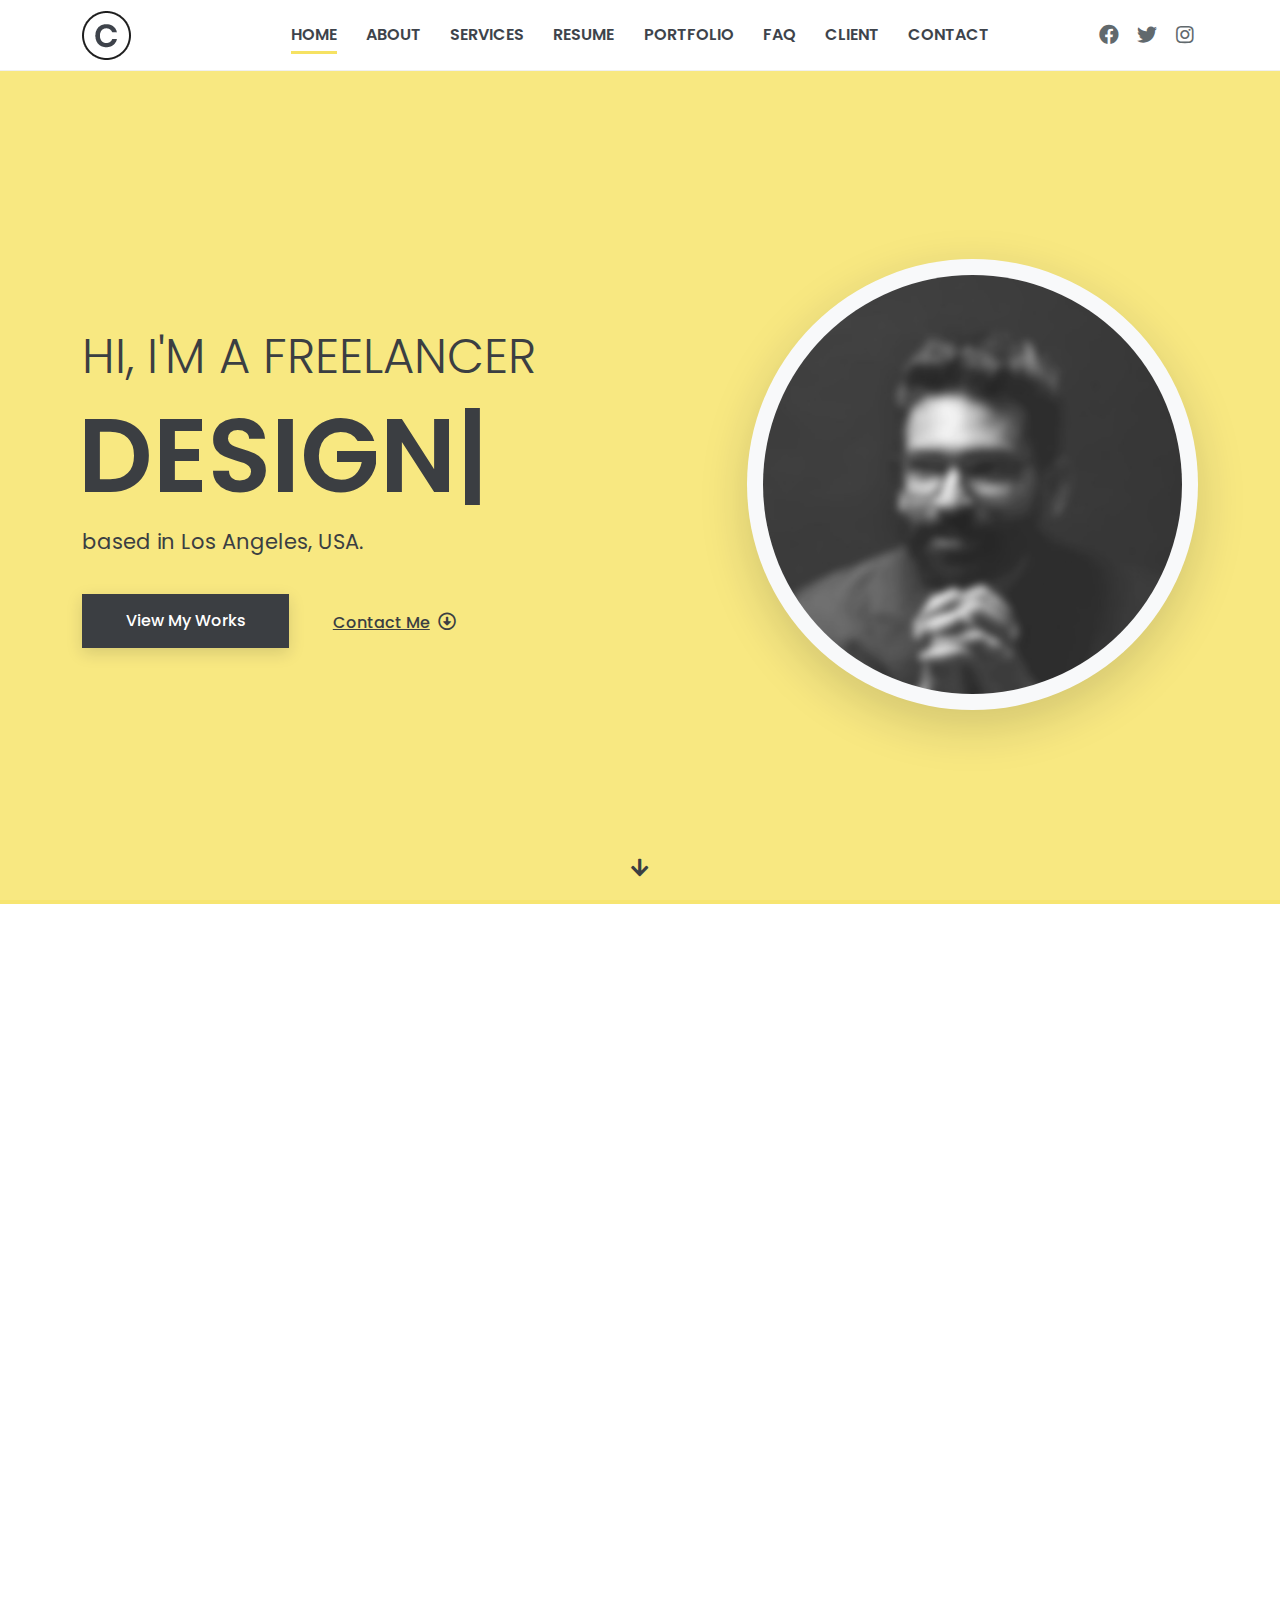
<file: HTML/index-standard-menu-video-youtube.html>
<!DOCTYPE html>
<html lang="en">
<head>
<meta charset="UTF-8" />
<meta http-equiv="X-UA-Compatible" content="IE=edge">
<meta name="viewport" content="width=device-width, initial-scale=1, minimum-scale=1.0, shrink-to-fit=no">
<link href="images/favicon.png" rel="icon" />
<title>Callum - Personal Portfolio HTML Template</title>
<meta name="description" content="Callum is responsive bootstrap 5 one page personal portfolio html template.">
<meta name="author" content="harnishdesign.net">

<!-- Web Fonts -->
<link rel='stylesheet' href='https://fonts.googleapis.com/css?family=Poppins:100,200,300,400,500,600,700,800,900' type='text/css'>

<!-- Stylesheet
============================== -->
<!-- Animate -->
<link rel="stylesheet" type="text/css" href="vendor/animate/animate.min.css" />
<!-- Bootstrap -->
<link rel="stylesheet" type="text/css" href="vendor/bootstrap/css/bootstrap.min.css" />
<!-- Font Awesome Icon -->
<link rel="stylesheet" type="text/css" href="vendor/font-awesome/css/all.min.css" />
<!-- Owl Carousel -->
<link rel="stylesheet" type="text/css" href="vendor/owl.carousel/assets/owl.carousel.min.css" />
<!-- Magnific Popup -->
<link rel="stylesheet" type="text/css" href="vendor/magnific-popup/magnific-popup.min.css" />
<!-- Youtube Video Background -->
<link rel="stylesheet" type="text/css" href="vendor/jquery.mb.YTPlayer/css/jquery.mb.YTPlayer.min.css" />
<!-- Custom Stylesheet -->
<link rel="stylesheet" type="text/css" href="css/stylesheet.css" />
</head>

<body data-bs-spy="scroll" data-bs-target=".navbar" data-bs-offset="70">

<!-- Preloader -->
<div class="preloader">
  <div class="lds-ellipsis">
    <div></div>
    <div></div>
    <div></div>
    <div></div>
  </div>
</div>
<!-- Preloader End --> 

<!-- Document Wrapper   
=============================== -->
<div id="main-wrapper"> 
  
  <!-- Header -->
  <header id="header" class="sticky-top-slide"> 
    <!-- Navbar -->
    <nav class="primary-menu navbar navbar-expand-lg text-uppercase navbar-line-under-text fw-600">
      <div class="container position-relative">
        <div class="col-auto col-lg-2 d-inline-flex ps-lg-0"> 
          <!-- Logo --> 
          <a class="logo" href="index.html" title="Callum"> <img src="images/logo-2.png" alt="Callum"/> </a> 
          <!-- Logo End --> 
        </div>
        <div class="col col-lg-8 navbar-accordion px-0">
          <button class="navbar-toggler ms-auto" type="button" data-bs-toggle="collapse" data-bs-target="#header-nav"><span></span><span></span><span></span></button>
          <div id="header-nav" class="collapse navbar-collapse justify-content-center">
            <ul class="navbar-nav">
			  <li class="nav-item"><a class="nav-link smooth-scroll active" href="#home">Home</a></li>
              <li class="nav-item"><a class="nav-link smooth-scroll" href="#about">About</a></li>
              <li class="nav-item"><a class="nav-link smooth-scroll" href="#services">Services</a></li>
              <li class="nav-item"><a class="nav-link smooth-scroll" href="#resume">Resume</a></li>
              <li class="nav-item"><a class="nav-link smooth-scroll" href="#portfolio">Portfolio</a></li>
              <li class="nav-item"><a class="nav-link smooth-scroll" href="#faq">FAQ</a></li>
              <li class="nav-item"><a class="nav-link smooth-scroll" href="#testimonial">Client</a></li>
              <li class="nav-item"><a class="nav-link smooth-scroll" href="#contact">Contact</a></li>
            </ul>
          </div>
        </div>
        <div class="col-auto col-lg-2 d-flex justify-content-end ps-0">
		  <ul class="social-icons">
		  <li class="social-icons-facebook"><a data-bs-toggle="tooltip" href="http://www.facebook.com/" target="_blank" title="" data-bs-original-title="Facebook"><i class="fab fa-facebook"></i></a></li>
          <li class="social-icons-twitter"><a data-bs-toggle="tooltip" href="http://www.twitter.com/" target="_blank" title="" data-bs-original-title="Twitter"><i class="fab fa-twitter"></i></a></li>
		  <li class="social-icons-instagram"><a data-bs-toggle="tooltip" href="http://www.instagram.com/" target="_blank" title="" data-bs-original-title="Instagram"><i class="fab fa-instagram"></i></a></li>
          </ul>
        </div>
      </div>
    </nav>
    <!-- Navbar End --> 
  </header>
  <!-- Header End -->
  
  <!-- Content
  ============================================= -->
  <div id="content" role="main"> 
    
    <!-- Intro
    ============================================= -->
    <section id="home">
      <div class="hero-wrap">
        <div class="hero-mask opacity-8 bg-primary"></div>
        <div class="player" data-property="{videoURL:'https://youtu.be/8So9OCr_HEA',containment:'#home', showControls:false, autoPlay:true, loop:true, mute:true, startAt:0, opacity:1}"></div>
        <div class="hero-content d-flex fullscreen-with-header">
          <div class="container my-auto py-5 py-lg-0">
            <div class="row py-4">
          <div class="col-lg-7 text-center text-lg-start align-self-center order-1 order-lg-0">
            <h1 class="text-12 fw-300 mb-0 text-uppercase">Hi, I'm a Freelancer</h1>
            <div class="typed-strings">
              <p>Designer</p>
              <p>Developer</p>
              <p>Callum</p>
            </div>
            <h2 class="text-21 fw-600 text-uppercase mb-0 ms-n1"><span class="typed"></span></h2>
            <p class="text-5">based in Los Angeles, USA.</p>
            <a href="#portfolio" class="btn btn-dark rounded-0 smooth-scroll mt-3">View My Works</a><a href="#contact" class="btn btn-link text-dark smooth-scroll mt-3">Contact Me<span class="text-4 ms-2"><i class="far fa-arrow-alt-circle-down"></i></span></a> </div>
          <div class="col-lg-5 text-center align-self-center mb-4 mb-lg-0 order-0 order-lg-1">
            <div class="bg-light rounded-pill d-inline-block p-3 shadow-lg wow zoomIn"> <img class="img-fluid rounded-pill d-block" src="images/web-developer.jpg" title="I'm Callum" alt=""></div>
          </div>
        </div>
          </div>
          <a href="#about" class="scroll-down-arrow text-dark smooth-scroll"><span class="animated"><i class="fas fa-arrow-down"></i></span></a> </div>
      </div>
    </section>
    <!-- Intro end -->
    
    <!-- About
    ============================================= -->
    <section id="about" class="section">
      <div class="container"> 
        <!-- Heading -->
        <p class="text-center mb-2 wow fadeInUp"><span class="bg-primary text-dark px-2">About Me</span></p>
        <h2 class="text-10 fw-600 text-center mb-5 wow fadeInUp">Know Me More</h2>
        <!-- Heading end-->
        
        <div class="row">
          <div class="col-lg-8 text-center text-lg-start wow fadeInUp">
            <h2 class="text-8 fw-400 mb-3">Hi, I'm <span class="fw-700 border-bottom border-3 border-primary">Callum Smith</span></h2>
            <p class="text-5">I'm a designer & developer with a passion for web design. I enjoy developing simple, clean and slick websites that provide real value to the end user. Thousands of clients have procured exceptional results while working with me. Delivering work within time and budget which meets client’s requirements is our moto.</p>
          </div>
          <div class="col-lg-4 mt-4 mt-lg-0 wow fadeInUp" data-wow-delay="0.2s">
            <div class="featured-box style-4">
              <div class="featured-box-icon text-25 fw-500 bg-primary rounded-circle"><span class="wow heartBeat" data-wow-delay="1.3s">22</span></div>
              <h3 class="text-7 wow rubberBand" data-wow-delay="2s">Years of <span class="fw-700">Experiance</span></h3>
            </div>
          </div>
        </div>
        <div class="row gy-3 mt-4">
          <div class="col-6 col-lg-3 wow fadeInUp">
            <p class="text-muted fw-500 mb-0">Name:</p>
            <p class="text-4 text-dark fw-600 mb-0">Callum Smith</p>
          </div>
          <div class="col-6 col-lg-3 wow fadeInUp" data-wow-delay="0.2s">
            <p class="text-muted fw-500 mb-0">Email:</p>
            <p class="text-4 fw-600 mb-0"><a class="link-dark" href="">chat@callum.com</a></p>
          </div>
          <div class="col-6 col-lg-3 wow fadeInUp" data-wow-delay="0.3s">
            <p class="text-muted fw-500 mb-0">Date of birth:</p>
            <p class="text-4 text-dark fw-600 mb-0">11 November, 1987</p>
          </div>
          <div class="col-6 col-lg-3 wow fadeInUp" data-wow-delay="0.4s">
            <p class="text-muted fw-500 mb-0">From:</p>
            <p class="text-4 text-dark fw-600 mb-0">Los Angeles, USA.</p>
          </div>
        </div>
      </div>
    </section>
    <!-- About end --> 
    
    <!-- Services
    ============================================= -->
    <section id="services" class="section bg-light">
      <div class="container"> 
        <!-- Heading -->
        <p class=" text-center mb-2 wow fadeInUp"><span class="bg-primary text-dark px-2">What I Do?</span></p>
        <h2 class="text-10 fw-600 text-center mb-5 wow fadeInUp">How I can help your next project</h2>
        <!-- Heading end-->
        
        <div class="row gy-5 mt-5">
          <div class="col-sm-6 col-lg-4 wow fadeInUp">
            <div class="featured-box text-center px-md-4">
              <div class="featured-box-icon text-primary text-13"> <i class="fas fa-palette"></i> </div>
              <h3 class="text-6 fw-600 mb-3">Graphic Design</h3>
              <p class="text-muted mb-0">Lorem Ipsum is simply dummy text of the printing and typesetting industry. Lorem Ipsum has been the industry’s standard dummy text. </p>
            </div>
          </div>
          <div class="col-sm-6 col-lg-4 wow fadeInUp">
            <div class="featured-box text-center px-md-4">
              <div class="featured-box-icon text-primary text-13"> <i class="fas fa-desktop"></i></div>
              <h3 class="text-6 fw-600 mb-3">Web Design</h3>
              <p class="text-muted mb-0">Lorem Ipsum is simply dummy text of the printing and typesetting industry. Lorem Ipsum has been the industry’s standard dummy text. </p>
            </div>
          </div>
          <div class="col-sm-6 col-lg-4 wow fadeInUp">
            <div class="featured-box text-center px-md-4">
              <div class="featured-box-icon text-primary text-13"> <i class="fas fa-pencil-ruler"></i> </div>
              <h3 class="text-6 fw-600 mb-3">Web Development</h3>
              <p class="text-muted mb-0">Lorem Ipsum is simply dummy text of the printing and typesetting industry. Lorem Ipsum has been the industry’s standard dummy text. </p>
            </div>
          </div>
          <div class="col-sm-6 col-lg-4 wow fadeInUp">
            <div class="featured-box text-center px-md-4">
              <div class="featured-box-icon text-primary text-13"> <i class="fas fa-paint-brush"></i> </div>
              <h3 class="text-6 fw-600 mb-3">Brand Identity</h3>
              <p class="text-muted mb-0">Lorem Ipsum is simply dummy text of the printing and typesetting industry. Lorem Ipsum has been the industry’s standard dummy text. </p>
            </div>
          </div>
          <div class="col-sm-6 col-lg-4 wow fadeInUp">
            <div class="featured-box text-center px-md-4">
              <div class="featured-box-icon text-primary text-13"> <i class="fas fa-chart-area"></i> </div>
              <h3 class="text-6 fw-600 mb-3">Business Analysis</h3>
              <p class="text-muted mb-0">Lorem Ipsum is simply dummy text of the printing and typesetting industry. Lorem Ipsum has been the industry’s standard dummy text. </p>
            </div>
          </div>
          <div class="col-sm-6 col-lg-4 wow fadeInUp">
            <div class="featured-box text-center px-md-4">
              <div class="featured-box-icon text-primary text-13"> <i class="fas fa-bullhorn"></i> </div>
              <h3 class="text-6 fw-600 mb-3">Digital Marketing</h3>
              <p class="text-muted mb-0">Lorem Ipsum is simply dummy text of the printing and typesetting industry. Lorem Ipsum has been the industry’s standard dummy text. </p>
            </div>
          </div>
        </div>
      </div>
    </section>
    <!-- Services end --> 
    
    <!-- Resume
    ============================================= -->
    <section id="resume" class="section">
      <div class="container"> 
        <!-- Heading -->
        <p class=" text-center mb-2 wow fadeInUp"><span class="bg-primary text-dark px-2">Resume</span></p>
        <h2 class="text-10 fw-600 text-center mb-5 wow fadeInUp">A summary of My Resume</h2>
        <!-- Heading end-->
        
        <div class="row g-5 mt-5"> 
          <!-- My Education -->
          <div class="col-lg-6 wow fadeInUp">
            <h2 class="text-7 fw-600 mb-4 pb-2">My Education</h2>
            <div class="border-start border-2 border-primary ps-3">
              <h3 class="text-5">Master in Computer Engineering</h3>
              <p class="mb-2">Harvard University / 2015 - 2017</p>
              <p class="text-muted">Lorem Ipsum is simply dummy text of the printing and typesetting industry. Lorem Ipsum has been the dummy text.</p>
              <hr class="my-4">
              <h3 class="text-5">Bachelor in Computer Engineering</h3>
              <p class="mb-2">University of California / 2014 - 2015</p>
              <p class="text-muted">Lorem Ipsum is simply dummy text of the printing and typesetting industry. Lorem Ipsum has been the dummy text.</p>
              <hr class="my-4">
              <h3 class="text-5">Computer Science</h3>
              <p class="mb-2">International University / 2013 - 2014</p>
              <p class="text-muted">Lorem Ipsum is simply dummy text of the printing and typesetting industry. Lorem Ipsum has been the dummy text.</p>
            </div>
          </div>
          <!-- My Experience -->
          <div class="col-lg-6 wow fadeInUp" data-wow-delay="0.2s">
            <h2 class="text-7 fw-600 mb-4 pb-2">My Experience</h2>
            <div class="border-start border-2 border-primary ps-3">
              <h3 class="text-5">Sr. Font End Developer</h3>
              <p class="mb-2">Apple Inc / 2020 - Current</p>
              <p class="text-muted">Lorem Ipsum is simply dummy text of the printing and typesetting industry. Lorem Ipsum has been the dummy text.</p>
              <hr class="my-4">
              <h3 class="text-5">Jr. Font End Developer</h3>
              <p class="mb-2">Dribbble Inc / 2018 - 2020</p>
              <p class="text-muted">Lorem Ipsum is simply dummy text of the printing and typesetting industry. Lorem Ipsum has been the dummy text.</p>
              <hr class="my-4">
              <h3 class="text-5">HTML Developer</h3>
              <p class="mb-2">Adobe Inc / 2017 - 2018</p>
              <p class="text-muted">Lorem Ipsum is simply dummy text of the printing and typesetting industry. Lorem Ipsum has been the dummy text.</p>
            </div>
          </div>
        </div>
        
        <!-- My Skills -->
        <h2 class="text-7 fw-600 mb-4 pb-2 mt-5 wow fadeInUp">My Skills</h2>
        <div class="row gx-5">
          <div class="col-md-6 wow fadeInUp">
            <p class="fw-500 text-start mb-2">Web Design <span class="float-end">65%</span></p>
            <div class="progress progress-sm mb-4">
              <div class="progress-bar" role="progressbar" style="width: 65%" aria-valuenow="65" aria-valuemin="0" aria-valuemax="100"></div>
            </div>
            <p class="fw-500 text-start mb-2">HTML/CSS <span class="float-end">95%</span></p>
            <div class="progress progress-sm mb-4">
              <div class="progress-bar" role="progressbar" style="width: 95%" aria-valuenow="95" aria-valuemin="0" aria-valuemax="100"></div>
            </div>
            <p class="fw-500 text-start mb-2">JavaScript <span class="float-end">80%</span></p>
            <div class="progress progress-sm mb-4">
              <div class="progress-bar" role="progressbar" style="width: 80%" aria-valuenow="80" aria-valuemin="0" aria-valuemax="100"></div>
            </div>
          </div>
          <div class="col-md-6 wow fadeInUp" data-wow-delay="0.2s">
            <p class="fw-500 text-start mb-2">React JS <span class="float-end">70%</span></p>
            <div class="progress progress-sm mb-4">
              <div class="progress-bar" role="progressbar" style="width: 70%" aria-valuenow="70" aria-valuemin="0" aria-valuemax="100"></div>
            </div>
            <p class="fw-500 text-start mb-2">Angular Js <span class="float-end">60%</span></p>
            <div class="progress progress-sm mb-4">
              <div class="progress-bar" role="progressbar" style="width: 60%" aria-valuenow="60" aria-valuemin="0" aria-valuemax="100"></div>
            </div>
            <p class="fw-500 text-start mb-2">Bootstrap <span class="float-end">99%</span></p>
            <div class="progress progress-sm mb-4">
              <div class="progress-bar" role="progressbar" style="width: 99%" aria-valuenow="99" aria-valuemin="0" aria-valuemax="100"></div>
            </div>
          </div>
        </div>
        <p class="text-center mt-5 wow fadeInUp"><a href="#" class="btn btn-outline-dark shadow-none rounded-0">Download CV</a></p>
      </div>
    </section>
    <!-- Resume end --> 
    
    <!-- Portfolio
    ============================================= -->
    <section id="portfolio" class="section bg-light">
      <div class="container"> 
        <!-- Heading -->
        <p class=" text-center mb-2 wow fadeInUp"><span class="bg-primary text-dark px-2">Portfolio</span></p>
        <h2 class="text-10 fw-600 text-center mb-5 wow fadeInUp">Some of my most recent projects</h2>
        <!-- Heading end--> 
        
        <!-- Filter Menu -->
        <ul class="portfolio-menu nav nav-tabs fw-600 justify-content-start justify-content-md-center border-bottom-0 mb-4 wow fadeInUp">
          <li class="nav-item"> <a data-filter="*" class="nav-link rounded-0 active" href="">All</a></li>
          <li class="nav-item"> <a data-filter=".detailed" href="" class="nav-link rounded-0">Detailed</a></li>
          <li class="nav-item"> <a data-filter=".mockups" href="" class="nav-link rounded-0">Mockups</a></li>
          <li class="nav-item"> <a data-filter=".youtube" href="" class="nav-link rounded-0">YouTube Videos</a></li>
          <li class="nav-item"> <a data-filter=".vimeo" href="" class="nav-link rounded-0">Vimeo Videos</a></li>
        </ul>
        <!-- Filter Menu end -->
        <div class="portfolio wow fadeInUp">
          <div class="row g-4 mt-3 portfolio-filter">
            <div class="col-sm-6 col-lg-4 detailed">
              <div class="portfolio-box">
                <div class="portfolio-img"> <img class="img-fluid d-block" src="images/projects/project-1.jpg" alt="">
                  <div class="portfolio-overlay"> <a class="popup-ajax stretched-link" href="ajax/portfolio-ajax-project-1.html"></a>
                    <div class="portfolio-overlay-details">
                      <p class="text-primary text-8"><i class="fas fa-file-alt"></i></p>
                      <h5 class="text-white text-5">Detailed Project 1</h5>
                      <span class="text-light">Category</span> </div>
                  </div>
                </div>
              </div>
            </div>
            <div class="col-sm-6 col-lg-4 mockups" data-wow-delay="0.2s">
              <div class="portfolio-box">
                <div class="portfolio-img"> <img class="img-fluid d-block" src="images/projects/project-2.jpg" alt="">
                  <div class="portfolio-overlay"> <a class="popup-img stretched-link" href="images/projects/project-2.jpg"></a>
                    <div class="portfolio-overlay-details">
                      <p class="text-primary text-8"><i class="fas fa-image"></i></p>
                      <h5 class="text-white text-5">Mockups Design 1</h5>
                      <span class="text-light">Category</span> </div>
                  </div>
                </div>
              </div>
            </div>
            <div class="col-sm-6 col-lg-4 youtube" data-wow-delay="0.3s">
              <div class="portfolio-box">
                <div class="portfolio-img"> <img class="img-fluid d-block" src="images/projects/project-3.jpg" alt="">
                  <div class="portfolio-overlay"> <a class="popup-youtube stretched-link" href="https://www.youtube.com/watch?v=PMNnEEEacCg"></a>
                    <div class="portfolio-overlay-details">
                      <p class="text-primary text-8"><i class="fas fa-video"></i></p>
                      <h5 class="text-white text-5">YouTube Video</h5>
                      <span class="text-light">Category</span> </div>
                  </div>
                </div>
              </div>
            </div>
            <div class="col-sm-6 col-lg-4 vimeo">
              <div class="portfolio-box">
                <div class="portfolio-img"> <img class="img-fluid d-block" src="images/projects/project-4.jpg" alt="">
                  <div class="portfolio-overlay"> <a class="popup-vimeo stretched-link" href="https://vimeo.com/259411563"></a>
                    <div class="portfolio-overlay-details">
                      <p class="text-primary text-8"><i class="fas fa-video"></i></p>
                      <h5 class="text-white text-5">Vimeo Video</h5>
                      <span class="text-light">Category</span> </div>
                  </div>
                </div>
              </div>
            </div>
            <div class="col-sm-6 col-lg-4 detailed" data-wow-delay="0.2s">
              <div class="portfolio-box">
                <div class="portfolio-img"> <img class="img-fluid d-block" src="images/projects/project-5.jpg" alt="">
                  <div class="portfolio-overlay"> <a class="popup-ajax stretched-link" href="ajax/portfolio-ajax-project-2.html"></a>
                    <div class="portfolio-overlay-details">
                      <p class="text-primary text-8"><i class="fas fa-file-alt"></i></p>
                      <h5 class="text-white text-5">Detailed Project 2</h5>
                      <span class="text-light">Category</span> </div>
                  </div>
                </div>
              </div>
            </div>
            <div class="col-sm-6 col-lg-4 mockups" data-wow-delay="0.3s">
              <div class="portfolio-box">
                <div class="portfolio-img"> <img class="img-fluid d-block" src="images/projects/project-6.jpg" alt="">
                  <div class="portfolio-overlay"> <a class="popup-img stretched-link" href="images/projects/project-6.jpg"></a>
                    <div class="portfolio-overlay-details">
                      <p class="text-primary text-8"><i class="fas fa-image"></i></p>
                      <h5 class="text-white text-5">Mockups Design 2</h5>
                      <span class="text-light">Category</span> </div>
                  </div>
                </div>
              </div>
            </div>
          </div>
        </div>
      </div>
    </section>
    <!-- Portfolio end --> 
    
    <!-- Call to Action
    ============================================= -->
    <section>
      <div class="hero-wrap">
        <div class="hero-mask opacity-8 bg-dark"></div>
        <div class="hero-bg parallax" style="background-image:url('images/intro-bg-2.jpg');"></div>
        <div class="hero-content section">
          <div class="container text-center py-5 wow fadeInUp">
            <h2 class="text-10 fw-600 text-white mb-5">Interested in working with me?</h2>
            <a href="#contact" class="btn btn-primary rounded-0 smooth-scroll wow rubberBand" data-wow-delay="1s">Hire Me!</a> </div>
        </div>
      </div>
    </section>
    <!-- Call to Action end --> 
    
    <!-- FAQ
    ============================================= -->
    <section id="faq" class="section bg-light">
      <div class="container">
        <div class="row gy-5">
          <div class="col-lg-6 order-1 order-lg-0 wow fadeInUp"> 
            <!-- Heading -->
            <p class="text-center text-lg-start mb-2"><span class="bg-primary text-dark px-2">FAQ</span></p>
            <h2 class="text-10 fw-600 text-center text-lg-start mb-5">Have any questions?</h2>
            <!-- Heading end-->
            <div class="accordion accordion-flush" id="faqTopics">
              <div class="accordion-item">
                <h2 class="accordion-header" id="flush-headingOne">
                  <button class="accordion-button" type="button" data-bs-toggle="collapse" data-bs-target="#flush-collapseOne" aria-expanded="true" aria-controls="flush-collapseOne"> What is Callum? </button>
                </h2>
                <div id="flush-collapseOne" class="accordion-collapse collapse show" aria-labelledby="flush-headingOne" data-bs-parent="#faqTopics">
                  <div class="accordion-body"> Lisque persius interesset his et, in quot quidam persequeris vim, ad mea essent possim iriure. Mutat tacimates id sit. Ridens mediocritatem ius an, eu nec magna imperdiet. </div>
                </div>
              </div>
              <div class="accordion-item">
                <h2 class="accordion-header" id="flush-headingTwo">
                  <button class="accordion-button collapsed" type="button" data-bs-toggle="collapse" data-bs-target="#flush-collapseTwo" aria-expanded="false" aria-controls="flush-collapseTwo"> How Can I Help You? </button>
                </h2>
                <div id="flush-collapseTwo" class="accordion-collapse collapse" aria-labelledby="flush-headingTwo" data-bs-parent="#faqTopics">
                  <div class="accordion-body">
                    <p>Iisque Anim pariatur cliche reprehenderit, enim eiusmod high life accusamus terry richardson ad squid. Food truck quinoa nesciunt laborum eiusmod. Brunch 3 wolf moon tempor, sunt aliqua put a bird on it squid single-origin coffee nulla assumenda shoreditch et.</p>
                    <p class="mb-0">Nihil anim keffiyeh helvetica, craft beer labore wes anderson cred nesciunt sapiente ea proident. Ad vegan excepteur butcher vice lomo.</p>
                  </div>
                </div>
              </div>
              <div class="accordion-item">
                <h2 class="accordion-header" id="flush-headingThree">
                  <button class="accordion-button collapsed" type="button" data-bs-toggle="collapse" data-bs-target="#flush-collapseThree" aria-expanded="false" aria-controls="flush-collapseThree"> Simple process of workflow? </button>
                </h2>
                <div id="flush-collapseThree" class="accordion-collapse collapse" aria-labelledby="flush-headingThree" data-bs-parent="#faqTopics">
                  <div class="accordion-body"> Iisque persius interesset his et, in quot quidam persequeris vim, ad mea essent possim iriure. Mutat tacimates id sit. Ridens mediocritatem ius an, eu nec magna imperdiet. </div>
                </div>
              </div>
              <div class="accordion-item">
                <h2 class="accordion-header" id="flush-headingFour">
                  <button class="accordion-button collapsed" type="button" data-bs-toggle="collapse" data-bs-target="#flush-collapseFour" aria-expanded="false" aria-controls="flush-collapseThree"> Is Callum a Multi-purpose template? </button>
                </h2>
                <div id="flush-collapseFour" class="accordion-collapse collapse" aria-labelledby="flush-headingFour" data-bs-parent="#faqTopics">
                  <div class="accordion-body"> Lorem Ipsum is simply dummy text of the printing and typesetting industry. Food truck quinoa nesciunt laborum eiusmod. Brunch 3 wolf moon tempor, sunt aliqua put a bird on it squid single-origin coffee nulla assumenda shoreditch et. Nihil anim keffiyeh helvetica, craft beer labore wes anderson cred nesciunt sapiente ea proident. </div>
                </div>
              </div>
              <div class="accordion-item">
                <h2 class="accordion-header" id="flush-headingFive">
                  <button class="accordion-button collapsed" type="button" data-bs-toggle="collapse" data-bs-target="#flush-collapseFive" aria-expanded="false" aria-controls="flush-collapseThree"> Why responsive one page template? </button>
                </h2>
                <div id="flush-collapseFive" class="accordion-collapse collapse" aria-labelledby="flush-headingFive" data-bs-parent="#faqTopics">
                  <div class="accordion-body"> Anim pariatur cliche reprehenderit, enim eiusmod high life accusamus terry richardson ad squid. Food truck quinoa nesciunt laborum eiusmod. Brunch 3 wolf moon tempor, sunt aliqua put a bird on it squid single-origin coffee nulla assumenda shoreditch et. Nihil anim keffiyeh helvetica, craft beer labore wes anderson cred nesciunt sapiente ea proident. Ad vegan excepteur butcher vice lomo. </div>
                </div>
              </div>
            </div>
          </div>
          <div class="col-lg-6 d-flex align-items-center justify-content-center order-0 order-lg-1 wow fadeIn" data-wow-delay="1s"> <img class="img-fluid" src="images/faq.png" title="FAQ" alt="faq"> </div>
        </div>
      </div>
    </section>
    <!-- FAQ end --> 
    
    <!-- Testimonial
    ============================================= -->
    <section id="testimonial" class="section bg-secondary">
      <div class="container"> 
        <!-- Heading -->
        <p class=" text-center mb-2 wow fadeIn"><span class="bg-primary text-dark px-2">Client Speak</span></p>
        <h2 class="text-10 fw-600 text-white text-center mb-5 wow fadeIn">What Some of my Clients Say</h2>
        <!-- Heading end-->
        <div class="row">
          <div class="col-lg-9 mx-auto wow fadeInUp">
            <div class="owl-carousel owl-theme owl-light" data-autoplay="true" data-loop="true" data-nav="true" data-margin="30" data-slideby="1" data-stagepadding="5"  data-items-xs="1" data-items-sm="1" data-items-md="1" data-items-lg="1">
              <div class="item text-center px-5"> <span class="text-9 text-primary"><i class="fa fa-quote-start"></i></span>
                <p class="text-5 text-white">Easy to use, reasonably priced simply dummy text of the printing and typesetting industry. Quidam lisque persius interesset his et, in quot quidam possim iriure. simply dummy text of the printing and typesetting industry.”</p>
                <img class="img-fluid d-inline-block w-auto rounded-circle shadow" src="images/testimonial/client-sm-1.jpg" alt=""> <strong class="d-block text-3 fw-600 text-white">Jay Shah</strong> <span class="text-light">Founder at Icomatic Pvt Ltd</span> </div>
              <div class="item text-center px-5"> <span class="text-9 text-primary"><i class="fa fa-quote-start"></i></span>
                <p class="text-5 text-white">“I am happy Working with printing and typesetting industry. Quidam lisque persius interesset his et, in quot quidam persequeris essent possim iriure. simply dummy text of the printing and typesetting industry.”</p>
                <img class="img-fluid d-inline-block w-auto rounded-circle shadow" src="images/testimonial/client-sm-2.jpg" alt=""> <strong class="d-block text-3 fw-500 text-white">Patrick Cary</strong> <span class="text-light">Freelancer from USA</span> </div>
              <div class="item text-center px-5"> <span class="text-9 text-primary"><i class="fa fa-quote-start"></i></span>
                <p class="text-5 text-white">“Only trying it out since a few days. But up to now excellent. Seems to work flawlessly. priced simply dummy text of the printing and typesetting industry.”</p>
                <img class="img-fluid d-inline-block w-auto rounded-circle shadow" src="images/testimonial/client-sm-3.jpg" alt=""> <strong class="d-block text-3 fw-500 text-white">Dennis Jacques</strong> <span class="text-light">Noon Inc</span> </div>
              <div class="item text-center px-5"> <span class="text-9 text-primary"><i class="fa fa-quote-start"></i></span>
                <p class="text-5 text-white">“I have used them twice now. Good rates, very efficient service and priced simply dummy text of the printing and typesetting industry quidam interesset his et. simply dummy text of the printing and typesetting industry. Excellent.”</p>
                <img class="img-fluid d-inline-block w-auto rounded-circle shadow" src="images/testimonial/client-sm-4.jpg" alt=""> <strong class="d-block text-3 fw-500 text-white">Chris Tom</strong> <span class="text-light">Company CEO from UK</span> </div>
            </div>
          </div>
        </div>
      </div>
    </section>
    <!-- Testimonial end --> 
    
    <!-- Contact Me
    ============================================= -->
    <section id="contact" class="section bg-primary">
      <div class="container">
        <div class="row">
          <div class="col-lg-5 text-center text-lg-start wow fadeInUp">
            <h2 class="text-10 fw-600 mb-5">Let's get in touch</h2>
            <p class="text-5 mb-5">I enjoy discussing new projects and design challenges. Please share as much info, as possible so we can get the most out of our first catch-up.</p>
            <h3 class="text-5 fw-600">Living In:</h3>
            <address class="text-4">
            30 Shacham street,
            Los Angeles, USA.
            </address>
            <h3 class="text-5 fw-600">Call:</h3>
            <p class="text-4">(+060) 444 434 444</p>
            <ul class="social-icons social-icons-lg justify-content-center justify-content-lg-start mt-5">
              <li class="social-icons-twitter"><a data-bs-toggle="tooltip" href="https://twitter.com/harnishdesign/" target="_blank" title="" data-bs-original-title="Twitter"><i class="fab fa-twitter"></i></a></li>
              <li class="social-icons-facebook"><a data-bs-toggle="tooltip" href="http://www.facebook.com/harnishdesign/" target="_blank" title="" data-bs-original-title="Facebook"><i class="fab fa-facebook"></i></a></li>
              <li class="social-icons-instagram"><a data-bs-toggle="tooltip" href="http://www.instagram.com/" target="_blank" title="" data-bs-original-title="Instagram"><i class="fab fa-instagram"></i></a></li>
              <li class="social-icons-github"><a data-bs-toggle="tooltip" href="http://www.github.com/" target="_blank" title="" data-bs-original-title="GitHub"><i class="fab fa-github"></i></a></li>
              <li class="social-icons-dribbble"><a data-bs-toggle="tooltip" href="http://www.dribbble.com/harnishdesign/" target="_blank" title="" data-bs-original-title="Dribbble"><i class="fab fa-dribbble"></i></a></li>
            </ul>
          </div>
          <div class="col-lg-6 ms-auto mt-5 mt-lg-0 wow fadeInUp" data-wow-delay="0.3s">
            <h2 class="text-10 fw-600 text-center text-lg-start mb-5">Estimate your Project?</h2>
            <!-- Contact Form -->
            <form id="contact-form" class="form-border" action="php/mail.php" method="post">
              <div class="row g-4">
                <div class="col-12">
                  <label class="form-label" for="name">What is Your Name:</label>
                  <input id="name" name="name" type="text" class="form-control py-1" required >
                </div>
                <div class="col-12">
                  <label class="form-label" for="email">Your Email Address:</label>
                  <input id="email" name="email" type="email" class="form-control py-1" required >
                </div>
                <div class="col-12">
                  <label class="form-label" for="form-message">How can I Help you?:</label>
                  <textarea id="form-message" name="form-message" class="form-control py-1" rows="4" required ></textarea>
                </div>
                <div class="col-12 text-center text-lg-start">
                  <button id="submit-btn" class="btn btn-dark rounded-0" type="submit">Send <span class="ms-3"><i class="fas fa-arrow-right"></i></span></button>
                </div>
              </div>
            </form>
            <!-- Contact Form end --> 
          </div>
        </div>
      </div>
    </section>
    <!-- Contact Me end --> 
    
  </div>
  <!-- Content end --> 
  
  <!-- Footer
  ============================================= -->
  <footer id="footer" class="section bg-dark text-white">
    <div class="container">
      <div class="row">
        <div class="col-lg-6 text-center text-lg-start wow fadeInUp">
          <p class="mb-2 mb-lg-0">Copyright © 2021 <a class="fw-600" href="#">Callum</a>. All Rights Reserved.</p>
        </div>
        <div class="col-lg-6 wow fadeInUp">
          <p class="mb-0 text-center text-lg-end">Designed by <a class="fw-600" href="http://www.harnishdesign.net/">Harnish Design</a></p>
        </div>
      </div>
    </div>
  </footer>
  <!-- Footer end --> 
  
</div>
<!-- Document Wrapper end --> 

<!-- Back to Top
============================================= --> 
<a id="back-to-top" class="rounded-circle" data-bs-toggle="tooltip" title="Back to Top" href="javascript:void(0)"><i class="fas fa-arrow-up"></i></a>

<!-- JavaScript --> 
<script src="vendor/jquery/jquery.min.js"></script> 
<script src="vendor/bootstrap/js/bootstrap.bundle.min.js"></script> 
<!-- Easing --> 
<script src="vendor/jquery.easing/jquery.easing.min.js"></script> 
<!-- Appear --> 
<script src="vendor/jquery.appear/jquery.appear.min.js"></script> 
<!-- WOW animation --> 
<script src="vendor/wow/wow.min.js"></script>
<!-- Images Loaded --> 
<script src="vendor/imagesloaded/imagesloaded.pkgd.min.js"></script> 
<!-- Typed --> 
<script src="vendor/typed/typed.min.js"></script> 
<!-- Youtube Video Background --> 
<script src="vendor/jquery.mb.YTPlayer/jquery.mb.YTPlayer.min.js"></script> 
<!-- Parallax Bg --> 
<script src="vendor/parallaxie/parallaxie.min.js"></script> 
<!-- Owl Carousel --> 
<script src="vendor/owl.carousel/owl.carousel.min.js"></script> 
<!-- isotope Portfolio Filter --> 
<script src="vendor/isotope/isotope.pkgd.min.js"></script> 
<!-- Magnific Popup --> 
<script src="vendor/magnific-popup/jquery.magnific-popup.min.js"></script>
<!-- Custom Script --> 
<script src="js/theme.js"></script>
</body>
</html>
</file>
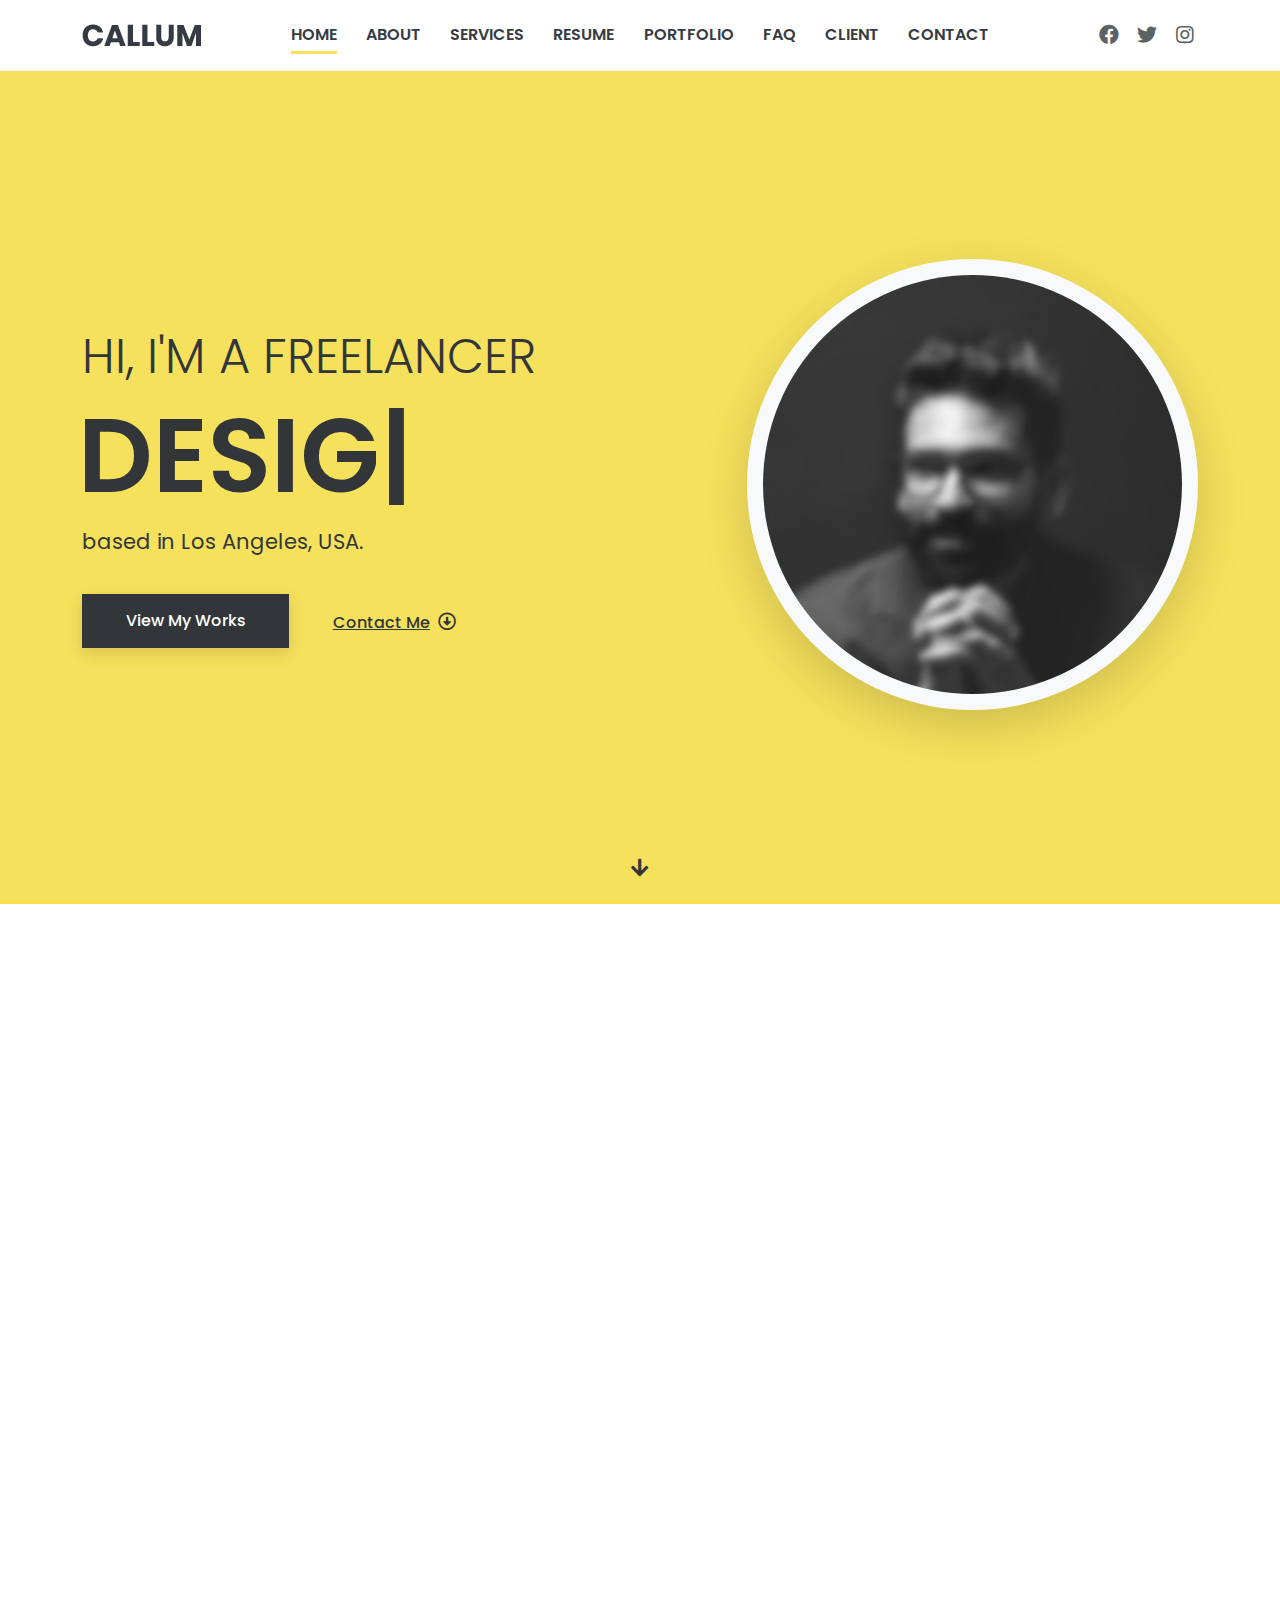
<file: HTML/index-standard-menu.html>
<!DOCTYPE html>
<html lang="en">
<head>
<meta charset="UTF-8" />
<meta http-equiv="X-UA-Compatible" content="IE=edge">
<meta name="viewport" content="width=device-width, initial-scale=1, minimum-scale=1.0, shrink-to-fit=no">
<link href="images/favicon.png" rel="icon" />
<title>Callum - Personal Portfolio HTML Template</title>
<meta name="description" content="Callum is responsive bootstrap 5 one page personal portfolio html template.">
<meta name="author" content="harnishdesign.net">

<!-- Web Fonts -->
<link rel='stylesheet' href='https://fonts.googleapis.com/css?family=Poppins:100,200,300,400,500,600,700,800,900' type='text/css'>

<!-- Stylesheet
============================== -->
<!-- Animate -->
<link rel="stylesheet" type="text/css" href="vendor/animate/animate.min.css" />
<!-- Bootstrap -->
<link rel="stylesheet" type="text/css" href="vendor/bootstrap/css/bootstrap.min.css" />
<!-- Font Awesome Icon -->
<link rel="stylesheet" type="text/css" href="vendor/font-awesome/css/all.min.css" />
<!-- Owl Carousel -->
<link rel="stylesheet" type="text/css" href="vendor/owl.carousel/assets/owl.carousel.min.css" />
<!-- Magnific Popup -->
<link rel="stylesheet" type="text/css" href="vendor/magnific-popup/magnific-popup.min.css" />
<!-- Custom Stylesheet -->
<link rel="stylesheet" type="text/css" href="css/stylesheet.css" />
</head>

<body data-bs-spy="scroll" data-bs-target=".navbar" data-bs-offset="70">

<!-- Preloader -->
<div class="preloader">
  <div class="lds-ellipsis">
    <div></div>
    <div></div>
    <div></div>
    <div></div>
  </div>
</div>
<!-- Preloader End --> 

<!-- Document Wrapper   
=============================== -->
<div id="main-wrapper"> 
  
  <!-- Header -->
  <header id="header" class="sticky-top-slide"> 
    <!-- Navbar -->
    <nav class="primary-menu navbar navbar-expand-lg text-uppercase navbar-line-under-text fw-600">
      <div class="container position-relative">
        <div class="col-auto col-lg-2 d-inline-flex ps-lg-0"> 
          <!-- Logo --> 
          <a class="logo" href="index.html" title="Callum"> <img src="images/logo.png" alt="Callum"/> </a> 
          <!-- Logo End --> 
        </div>
        <div class="col col-lg-8 navbar-accordion px-0">
          <button class="navbar-toggler ms-auto" type="button" data-bs-toggle="collapse" data-bs-target="#header-nav"><span></span><span></span><span></span></button>
          <div id="header-nav" class="collapse navbar-collapse justify-content-center">
            <ul class="navbar-nav">
			  <li class="nav-item"><a class="nav-link smooth-scroll active" href="#home">Home</a></li>
              <li class="nav-item"><a class="nav-link smooth-scroll" href="#about">About</a></li>
              <li class="nav-item"><a class="nav-link smooth-scroll" href="#services">Services</a></li>
              <li class="nav-item"><a class="nav-link smooth-scroll" href="#resume">Resume</a></li>
              <li class="nav-item"><a class="nav-link smooth-scroll" href="#portfolio">Portfolio</a></li>
              <li class="nav-item"><a class="nav-link smooth-scroll" href="#faq">FAQ</a></li>
              <li class="nav-item"><a class="nav-link smooth-scroll" href="#testimonial">Client</a></li>
              <li class="nav-item"><a class="nav-link smooth-scroll" href="#contact">Contact</a></li>
            </ul>
          </div>
        </div>
        <div class="col-auto col-lg-2 d-flex justify-content-end ps-0">
		  <ul class="social-icons">
		  <li class="social-icons-facebook"><a data-bs-toggle="tooltip" href="http://www.facebook.com/" target="_blank" title="" data-bs-original-title="Facebook"><i class="fab fa-facebook"></i></a></li>
          <li class="social-icons-twitter"><a data-bs-toggle="tooltip" href="http://www.twitter.com/" target="_blank" title="" data-bs-original-title="Twitter"><i class="fab fa-twitter"></i></a></li>
		  <li class="social-icons-instagram"><a data-bs-toggle="tooltip" href="http://www.instagram.com/" target="_blank" title="" data-bs-original-title="Instagram"><i class="fab fa-instagram"></i></a></li>
          </ul>
        </div>
      </div>
    </nav>
    <!-- Navbar End --> 
  </header>
  <!-- Header End -->
  
  <!-- Content
  ============================================= -->
  <div id="content" role="main"> 
    
    <!-- Intro
    ============================================= -->
    <section id="home" class="bg-primary d-flex fullscreen-with-header position-relative">
      <div class="container my-auto py-5 py-lg-0">
        <div class="row py-4">
          <div class="col-lg-7 text-center text-lg-start align-self-center order-1 order-lg-0">
            <h1 class="text-12 fw-300 mb-0 text-uppercase">Hi, I'm a Freelancer</h1>
            <div class="typed-strings">
              <p>Designer</p>
              <p>Developer</p>
              <p>Callum</p>
            </div>
            <h2 class="text-21 fw-600 text-uppercase mb-0 ms-n1"><span class="typed"></span></h2>
            <p class="text-5">based in Los Angeles, USA.</p>
            <a href="#portfolio" class="btn btn-dark rounded-0 smooth-scroll mt-3">View My Works</a><a href="#contact" class="btn btn-link text-dark smooth-scroll mt-3">Contact Me<span class="text-4 ms-2"><i class="far fa-arrow-alt-circle-down"></i></span></a> </div>
          <div class="col-lg-5 text-center align-self-center mb-4 mb-lg-0 order-0 order-lg-1">
            <div class="bg-light rounded-pill d-inline-block p-3 shadow-lg wow zoomIn"> <img class="img-fluid rounded-pill d-block" src="images/web-developer.jpg" title="I'm Callum" alt=""></div>
          </div>
        </div>
      </div>
      <a href="#about" class="scroll-down-arrow text-dark smooth-scroll"><span class="animated"><i class="fas fa-arrow-down"></i></span></a> </section>
    <!-- Intro end --> 
    
    <!-- About
    ============================================= -->
    <section id="about" class="section">
      <div class="container"> 
        <!-- Heading -->
        <p class="text-center mb-2 wow fadeInUp"><span class="bg-primary text-dark px-2">About Me</span></p>
        <h2 class="text-10 fw-600 text-center mb-5 wow fadeInUp">Know Me More</h2>
        <!-- Heading end-->
        
        <div class="row">
          <div class="col-lg-8 text-center text-lg-start wow fadeInUp">
            <h2 class="text-8 fw-400 mb-3">Hi, I'm <span class="fw-700 border-bottom border-3 border-primary">Callum Smith</span></h2>
            <p class="text-5">I'm a designer & developer with a passion for web design. I enjoy developing simple, clean and slick websites that provide real value to the end user. Thousands of clients have procured exceptional results while working with me. Delivering work within time and budget which meets client’s requirements is our moto.</p>
          </div>
          <div class="col-lg-4 mt-4 mt-lg-0 wow fadeInUp" data-wow-delay="0.2s">
            <div class="featured-box style-4">
              <div class="featured-box-icon text-25 fw-500 bg-primary rounded-circle"><span class="wow heartBeat" data-wow-delay="1.3s">22</span></div>
              <h3 class="text-7 wow rubberBand" data-wow-delay="2s">Years of <span class="fw-700">Experiance</span></h3>
            </div>
          </div>
        </div>
        <div class="row gy-3 mt-4">
          <div class="col-6 col-lg-3 wow fadeInUp">
            <p class="text-muted fw-500 mb-0">Name:</p>
            <p class="text-4 text-dark fw-600 mb-0">Callum Smith</p>
          </div>
          <div class="col-6 col-lg-3 wow fadeInUp" data-wow-delay="0.2s">
            <p class="text-muted fw-500 mb-0">Email:</p>
            <p class="text-4 fw-600 mb-0"><a class="link-dark" href="">chat@callum.com</a></p>
          </div>
          <div class="col-6 col-lg-3 wow fadeInUp" data-wow-delay="0.3s">
            <p class="text-muted fw-500 mb-0">Date of birth:</p>
            <p class="text-4 text-dark fw-600 mb-0">11 November, 1987</p>
          </div>
          <div class="col-6 col-lg-3 wow fadeInUp" data-wow-delay="0.4s">
            <p class="text-muted fw-500 mb-0">From:</p>
            <p class="text-4 text-dark fw-600 mb-0">Los Angeles, USA.</p>
          </div>
        </div>
      </div>
    </section>
    <!-- About end --> 
    
    <!-- Services
    ============================================= -->
    <section id="services" class="section bg-light">
      <div class="container"> 
        <!-- Heading -->
        <p class=" text-center mb-2 wow fadeInUp"><span class="bg-primary text-dark px-2">What I Do?</span></p>
        <h2 class="text-10 fw-600 text-center mb-5 wow fadeInUp">How I can help your next project</h2>
        <!-- Heading end-->
        
        <div class="row gy-5 mt-5">
          <div class="col-sm-6 col-lg-4 wow fadeInUp">
            <div class="featured-box text-center px-md-4">
              <div class="featured-box-icon text-primary text-13"> <i class="fas fa-palette"></i> </div>
              <h3 class="text-6 fw-600 mb-3">Graphic Design</h3>
              <p class="text-muted mb-0">Lorem Ipsum is simply dummy text of the printing and typesetting industry. Lorem Ipsum has been the industry’s standard dummy text. </p>
            </div>
          </div>
          <div class="col-sm-6 col-lg-4 wow fadeInUp">
            <div class="featured-box text-center px-md-4">
              <div class="featured-box-icon text-primary text-13"> <i class="fas fa-desktop"></i></div>
              <h3 class="text-6 fw-600 mb-3">Web Design</h3>
              <p class="text-muted mb-0">Lorem Ipsum is simply dummy text of the printing and typesetting industry. Lorem Ipsum has been the industry’s standard dummy text. </p>
            </div>
          </div>
          <div class="col-sm-6 col-lg-4 wow fadeInUp">
            <div class="featured-box text-center px-md-4">
              <div class="featured-box-icon text-primary text-13"> <i class="fas fa-pencil-ruler"></i> </div>
              <h3 class="text-6 fw-600 mb-3">Web Development</h3>
              <p class="text-muted mb-0">Lorem Ipsum is simply dummy text of the printing and typesetting industry. Lorem Ipsum has been the industry’s standard dummy text. </p>
            </div>
          </div>
          <div class="col-sm-6 col-lg-4 wow fadeInUp">
            <div class="featured-box text-center px-md-4">
              <div class="featured-box-icon text-primary text-13"> <i class="fas fa-paint-brush"></i> </div>
              <h3 class="text-6 fw-600 mb-3">Brand Identity</h3>
              <p class="text-muted mb-0">Lorem Ipsum is simply dummy text of the printing and typesetting industry. Lorem Ipsum has been the industry’s standard dummy text. </p>
            </div>
          </div>
          <div class="col-sm-6 col-lg-4 wow fadeInUp">
            <div class="featured-box text-center px-md-4">
              <div class="featured-box-icon text-primary text-13"> <i class="fas fa-chart-area"></i> </div>
              <h3 class="text-6 fw-600 mb-3">Business Analysis</h3>
              <p class="text-muted mb-0">Lorem Ipsum is simply dummy text of the printing and typesetting industry. Lorem Ipsum has been the industry’s standard dummy text. </p>
            </div>
          </div>
          <div class="col-sm-6 col-lg-4 wow fadeInUp">
            <div class="featured-box text-center px-md-4">
              <div class="featured-box-icon text-primary text-13"> <i class="fas fa-bullhorn"></i> </div>
              <h3 class="text-6 fw-600 mb-3">Digital Marketing</h3>
              <p class="text-muted mb-0">Lorem Ipsum is simply dummy text of the printing and typesetting industry. Lorem Ipsum has been the industry’s standard dummy text. </p>
            </div>
          </div>
        </div>
      </div>
    </section>
    <!-- Services end --> 
    
    <!-- Resume
    ============================================= -->
    <section id="resume" class="section">
      <div class="container"> 
        <!-- Heading -->
        <p class=" text-center mb-2 wow fadeInUp"><span class="bg-primary text-dark px-2">Resume</span></p>
        <h2 class="text-10 fw-600 text-center mb-5 wow fadeInUp">A summary of My Resume</h2>
        <!-- Heading end-->
        
        <div class="row g-5 mt-5"> 
          <!-- My Education -->
          <div class="col-lg-6 wow fadeInUp">
            <h2 class="text-7 fw-600 mb-4 pb-2">My Education</h2>
            <div class="border-start border-2 border-primary ps-3">
              <h3 class="text-5">Master in Computer Engineering</h3>
              <p class="mb-2">Harvard University / 2015 - 2017</p>
              <p class="text-muted">Lorem Ipsum is simply dummy text of the printing and typesetting industry. Lorem Ipsum has been the dummy text.</p>
              <hr class="my-4">
              <h3 class="text-5">Bachelor in Computer Engineering</h3>
              <p class="mb-2">University of California / 2014 - 2015</p>
              <p class="text-muted">Lorem Ipsum is simply dummy text of the printing and typesetting industry. Lorem Ipsum has been the dummy text.</p>
              <hr class="my-4">
              <h3 class="text-5">Computer Science</h3>
              <p class="mb-2">International University / 2013 - 2014</p>
              <p class="text-muted">Lorem Ipsum is simply dummy text of the printing and typesetting industry. Lorem Ipsum has been the dummy text.</p>
            </div>
          </div>
          <!-- My Experience -->
          <div class="col-lg-6 wow fadeInUp" data-wow-delay="0.2s">
            <h2 class="text-7 fw-600 mb-4 pb-2">My Experience</h2>
            <div class="border-start border-2 border-primary ps-3">
              <h3 class="text-5">Sr. Font End Developer</h3>
              <p class="mb-2">Apple Inc / 2020 - Current</p>
              <p class="text-muted">Lorem Ipsum is simply dummy text of the printing and typesetting industry. Lorem Ipsum has been the dummy text.</p>
              <hr class="my-4">
              <h3 class="text-5">Jr. Font End Developer</h3>
              <p class="mb-2">Dribbble Inc / 2018 - 2020</p>
              <p class="text-muted">Lorem Ipsum is simply dummy text of the printing and typesetting industry. Lorem Ipsum has been the dummy text.</p>
              <hr class="my-4">
              <h3 class="text-5">HTML Developer</h3>
              <p class="mb-2">Adobe Inc / 2017 - 2018</p>
              <p class="text-muted">Lorem Ipsum is simply dummy text of the printing and typesetting industry. Lorem Ipsum has been the dummy text.</p>
            </div>
          </div>
        </div>
        
        <!-- My Skills -->
        <h2 class="text-7 fw-600 mb-4 pb-2 mt-5 wow fadeInUp">My Skills</h2>
        <div class="row gx-5">
          <div class="col-md-6 wow fadeInUp">
            <p class="fw-500 text-start mb-2">Web Design <span class="float-end">65%</span></p>
            <div class="progress progress-sm mb-4">
              <div class="progress-bar" role="progressbar" style="width: 65%" aria-valuenow="65" aria-valuemin="0" aria-valuemax="100"></div>
            </div>
            <p class="fw-500 text-start mb-2">HTML/CSS <span class="float-end">95%</span></p>
            <div class="progress progress-sm mb-4">
              <div class="progress-bar" role="progressbar" style="width: 95%" aria-valuenow="95" aria-valuemin="0" aria-valuemax="100"></div>
            </div>
            <p class="fw-500 text-start mb-2">JavaScript <span class="float-end">80%</span></p>
            <div class="progress progress-sm mb-4">
              <div class="progress-bar" role="progressbar" style="width: 80%" aria-valuenow="80" aria-valuemin="0" aria-valuemax="100"></div>
            </div>
          </div>
          <div class="col-md-6 wow fadeInUp" data-wow-delay="0.2s">
            <p class="fw-500 text-start mb-2">React JS <span class="float-end">70%</span></p>
            <div class="progress progress-sm mb-4">
              <div class="progress-bar" role="progressbar" style="width: 70%" aria-valuenow="70" aria-valuemin="0" aria-valuemax="100"></div>
            </div>
            <p class="fw-500 text-start mb-2">Angular Js <span class="float-end">60%</span></p>
            <div class="progress progress-sm mb-4">
              <div class="progress-bar" role="progressbar" style="width: 60%" aria-valuenow="60" aria-valuemin="0" aria-valuemax="100"></div>
            </div>
            <p class="fw-500 text-start mb-2">Bootstrap <span class="float-end">99%</span></p>
            <div class="progress progress-sm mb-4">
              <div class="progress-bar" role="progressbar" style="width: 99%" aria-valuenow="99" aria-valuemin="0" aria-valuemax="100"></div>
            </div>
          </div>
        </div>
        <p class="text-center mt-5 wow fadeInUp"><a href="#" class="btn btn-outline-dark shadow-none rounded-0">Download CV</a></p>
      </div>
    </section>
    <!-- Resume end --> 
    
    <!-- Portfolio
    ============================================= -->
    <section id="portfolio" class="section bg-light">
      <div class="container"> 
        <!-- Heading -->
        <p class=" text-center mb-2 wow fadeInUp"><span class="bg-primary text-dark px-2">Portfolio</span></p>
        <h2 class="text-10 fw-600 text-center mb-5 wow fadeInUp">Some of my most recent projects</h2>
        <!-- Heading end--> 
        
        <!-- Filter Menu -->
        <ul class="portfolio-menu nav nav-tabs fw-600 justify-content-start justify-content-md-center border-bottom-0 mb-4 wow fadeInUp">
          <li class="nav-item"> <a data-filter="*" class="nav-link rounded-0 active" href="">All</a></li>
          <li class="nav-item"> <a data-filter=".detailed" href="" class="nav-link rounded-0">Detailed</a></li>
          <li class="nav-item"> <a data-filter=".mockups" href="" class="nav-link rounded-0">Mockups</a></li>
          <li class="nav-item"> <a data-filter=".youtube" href="" class="nav-link rounded-0">YouTube Videos</a></li>
          <li class="nav-item"> <a data-filter=".vimeo" href="" class="nav-link rounded-0">Vimeo Videos</a></li>
        </ul>
        <!-- Filter Menu end -->
        <div class="portfolio wow fadeInUp">
          <div class="row g-4 mt-3 portfolio-filter">
            <div class="col-sm-6 col-lg-4 detailed">
              <div class="portfolio-box">
                <div class="portfolio-img"> <img class="img-fluid d-block" src="images/projects/project-1.jpg" alt="">
                  <div class="portfolio-overlay"> <a class="popup-ajax stretched-link" href="ajax/portfolio-ajax-project-1.html"></a>
                    <div class="portfolio-overlay-details">
                      <p class="text-primary text-8"><i class="fas fa-file-alt"></i></p>
                      <h5 class="text-white text-5">Detailed Project 1</h5>
                      <span class="text-light">Category</span> </div>
                  </div>
                </div>
              </div>
            </div>
            <div class="col-sm-6 col-lg-4 mockups" data-wow-delay="0.2s">
              <div class="portfolio-box">
                <div class="portfolio-img"> <img class="img-fluid d-block" src="images/projects/project-2.jpg" alt="">
                  <div class="portfolio-overlay"> <a class="popup-img stretched-link" href="images/projects/project-2.jpg"></a>
                    <div class="portfolio-overlay-details">
                      <p class="text-primary text-8"><i class="fas fa-image"></i></p>
                      <h5 class="text-white text-5">Mockups Design 1</h5>
                      <span class="text-light">Category</span> </div>
                  </div>
                </div>
              </div>
            </div>
            <div class="col-sm-6 col-lg-4 youtube" data-wow-delay="0.3s">
              <div class="portfolio-box">
                <div class="portfolio-img"> <img class="img-fluid d-block" src="images/projects/project-3.jpg" alt="">
                  <div class="portfolio-overlay"> <a class="popup-youtube stretched-link" href="https://www.youtube.com/watch?v=PMNnEEEacCg"></a>
                    <div class="portfolio-overlay-details">
                      <p class="text-primary text-8"><i class="fas fa-video"></i></p>
                      <h5 class="text-white text-5">YouTube Video</h5>
                      <span class="text-light">Category</span> </div>
                  </div>
                </div>
              </div>
            </div>
            <div class="col-sm-6 col-lg-4 vimeo">
              <div class="portfolio-box">
                <div class="portfolio-img"> <img class="img-fluid d-block" src="images/projects/project-4.jpg" alt="">
                  <div class="portfolio-overlay"> <a class="popup-vimeo stretched-link" href="https://vimeo.com/259411563"></a>
                    <div class="portfolio-overlay-details">
                      <p class="text-primary text-8"><i class="fas fa-video"></i></p>
                      <h5 class="text-white text-5">Vimeo Video</h5>
                      <span class="text-light">Category</span> </div>
                  </div>
                </div>
              </div>
            </div>
            <div class="col-sm-6 col-lg-4 detailed" data-wow-delay="0.2s">
              <div class="portfolio-box">
                <div class="portfolio-img"> <img class="img-fluid d-block" src="images/projects/project-5.jpg" alt="">
                  <div class="portfolio-overlay"> <a class="popup-ajax stretched-link" href="ajax/portfolio-ajax-project-2.html"></a>
                    <div class="portfolio-overlay-details">
                      <p class="text-primary text-8"><i class="fas fa-file-alt"></i></p>
                      <h5 class="text-white text-5">Detailed Project 2</h5>
                      <span class="text-light">Category</span> </div>
                  </div>
                </div>
              </div>
            </div>
            <div class="col-sm-6 col-lg-4 mockups" data-wow-delay="0.3s">
              <div class="portfolio-box">
                <div class="portfolio-img"> <img class="img-fluid d-block" src="images/projects/project-6.jpg" alt="">
                  <div class="portfolio-overlay"> <a class="popup-img stretched-link" href="images/projects/project-6.jpg"></a>
                    <div class="portfolio-overlay-details">
                      <p class="text-primary text-8"><i class="fas fa-image"></i></p>
                      <h5 class="text-white text-5">Mockups Design 2</h5>
                      <span class="text-light">Category</span> </div>
                  </div>
                </div>
              </div>
            </div>
          </div>
        </div>
      </div>
    </section>
    <!-- Portfolio end --> 
    
    <!-- Call to Action
    ============================================= -->
    <section>
      <div class="hero-wrap">
        <div class="hero-mask opacity-8 bg-dark"></div>
        <div class="hero-bg parallax" style="background-image:url('images/intro-bg-2.jpg');"></div>
        <div class="hero-content section">
          <div class="container text-center py-5 wow fadeInUp">
            <h2 class="text-10 fw-600 text-white mb-5">Interested in working with me?</h2>
            <a href="#contact" class="btn btn-primary rounded-0 smooth-scroll wow rubberBand" data-wow-delay="1s">Hire Me!</a> </div>
        </div>
      </div>
    </section>
    <!-- Call to Action end --> 
    
    <!-- FAQ
    ============================================= -->
    <section id="faq" class="section bg-light">
      <div class="container">
        <div class="row gy-5">
          <div class="col-lg-6 order-1 order-lg-0 wow fadeInUp"> 
            <!-- Heading -->
            <p class="text-center text-lg-start mb-2"><span class="bg-primary text-dark px-2">FAQ</span></p>
            <h2 class="text-10 fw-600 text-center text-lg-start mb-5">Have any questions?</h2>
            <!-- Heading end-->
            <div class="accordion accordion-flush" id="faqTopics">
              <div class="accordion-item">
                <h2 class="accordion-header" id="flush-headingOne">
                  <button class="accordion-button" type="button" data-bs-toggle="collapse" data-bs-target="#flush-collapseOne" aria-expanded="true" aria-controls="flush-collapseOne"> What is Callum? </button>
                </h2>
                <div id="flush-collapseOne" class="accordion-collapse collapse show" aria-labelledby="flush-headingOne" data-bs-parent="#faqTopics">
                  <div class="accordion-body"> Lisque persius interesset his et, in quot quidam persequeris vim, ad mea essent possim iriure. Mutat tacimates id sit. Ridens mediocritatem ius an, eu nec magna imperdiet. </div>
                </div>
              </div>
              <div class="accordion-item">
                <h2 class="accordion-header" id="flush-headingTwo">
                  <button class="accordion-button collapsed" type="button" data-bs-toggle="collapse" data-bs-target="#flush-collapseTwo" aria-expanded="false" aria-controls="flush-collapseTwo"> How Can I Help You? </button>
                </h2>
                <div id="flush-collapseTwo" class="accordion-collapse collapse" aria-labelledby="flush-headingTwo" data-bs-parent="#faqTopics">
                  <div class="accordion-body">
                    <p>Iisque Anim pariatur cliche reprehenderit, enim eiusmod high life accusamus terry richardson ad squid. Food truck quinoa nesciunt laborum eiusmod. Brunch 3 wolf moon tempor, sunt aliqua put a bird on it squid single-origin coffee nulla assumenda shoreditch et.</p>
                    <p class="mb-0">Nihil anim keffiyeh helvetica, craft beer labore wes anderson cred nesciunt sapiente ea proident. Ad vegan excepteur butcher vice lomo.</p>
                  </div>
                </div>
              </div>
              <div class="accordion-item">
                <h2 class="accordion-header" id="flush-headingThree">
                  <button class="accordion-button collapsed" type="button" data-bs-toggle="collapse" data-bs-target="#flush-collapseThree" aria-expanded="false" aria-controls="flush-collapseThree"> Simple process of workflow? </button>
                </h2>
                <div id="flush-collapseThree" class="accordion-collapse collapse" aria-labelledby="flush-headingThree" data-bs-parent="#faqTopics">
                  <div class="accordion-body"> Iisque persius interesset his et, in quot quidam persequeris vim, ad mea essent possim iriure. Mutat tacimates id sit. Ridens mediocritatem ius an, eu nec magna imperdiet. </div>
                </div>
              </div>
              <div class="accordion-item">
                <h2 class="accordion-header" id="flush-headingFour">
                  <button class="accordion-button collapsed" type="button" data-bs-toggle="collapse" data-bs-target="#flush-collapseFour" aria-expanded="false" aria-controls="flush-collapseThree"> Is Callum a Multi-purpose template? </button>
                </h2>
                <div id="flush-collapseFour" class="accordion-collapse collapse" aria-labelledby="flush-headingFour" data-bs-parent="#faqTopics">
                  <div class="accordion-body"> Lorem Ipsum is simply dummy text of the printing and typesetting industry. Food truck quinoa nesciunt laborum eiusmod. Brunch 3 wolf moon tempor, sunt aliqua put a bird on it squid single-origin coffee nulla assumenda shoreditch et. Nihil anim keffiyeh helvetica, craft beer labore wes anderson cred nesciunt sapiente ea proident. </div>
                </div>
              </div>
              <div class="accordion-item">
                <h2 class="accordion-header" id="flush-headingFive">
                  <button class="accordion-button collapsed" type="button" data-bs-toggle="collapse" data-bs-target="#flush-collapseFive" aria-expanded="false" aria-controls="flush-collapseThree"> Why responsive one page template? </button>
                </h2>
                <div id="flush-collapseFive" class="accordion-collapse collapse" aria-labelledby="flush-headingFive" data-bs-parent="#faqTopics">
                  <div class="accordion-body"> Anim pariatur cliche reprehenderit, enim eiusmod high life accusamus terry richardson ad squid. Food truck quinoa nesciunt laborum eiusmod. Brunch 3 wolf moon tempor, sunt aliqua put a bird on it squid single-origin coffee nulla assumenda shoreditch et. Nihil anim keffiyeh helvetica, craft beer labore wes anderson cred nesciunt sapiente ea proident. Ad vegan excepteur butcher vice lomo. </div>
                </div>
              </div>
            </div>
          </div>
          <div class="col-lg-6 d-flex align-items-center justify-content-center order-0 order-lg-1 wow fadeIn" data-wow-delay="1s"> <img class="img-fluid" src="images/faq.png" title="FAQ" alt="faq"> </div>
        </div>
      </div>
    </section>
    <!-- FAQ end --> 
    
    <!-- Testimonial
    ============================================= -->
    <section id="testimonial" class="section bg-secondary">
      <div class="container"> 
        <!-- Heading -->
        <p class=" text-center mb-2 wow fadeIn"><span class="bg-primary text-dark px-2">Client Speak</span></p>
        <h2 class="text-10 fw-600 text-white text-center mb-5 wow fadeIn">What Some of my Clients Say</h2>
        <!-- Heading end-->
        <div class="row">
          <div class="col-lg-9 mx-auto wow fadeInUp">
            <div class="owl-carousel owl-theme owl-light" data-autoplay="true" data-loop="true" data-nav="true" data-margin="30" data-slideby="1" data-stagepadding="5"  data-items-xs="1" data-items-sm="1" data-items-md="1" data-items-lg="1">
              <div class="item text-center px-5"> <span class="text-9 text-primary"><i class="fa fa-quote-start"></i></span>
                <p class="text-5 text-white">Easy to use, reasonably priced simply dummy text of the printing and typesetting industry. Quidam lisque persius interesset his et, in quot quidam possim iriure. simply dummy text of the printing and typesetting industry.”</p>
                <img class="img-fluid d-inline-block w-auto rounded-circle shadow" src="images/testimonial/client-sm-1.jpg" alt=""> <strong class="d-block text-3 fw-600 text-white">Jay Shah</strong> <span class="text-light">Founder at Icomatic Pvt Ltd</span> </div>
              <div class="item text-center px-5"> <span class="text-9 text-primary"><i class="fa fa-quote-start"></i></span>
                <p class="text-5 text-white">“I am happy Working with printing and typesetting industry. Quidam lisque persius interesset his et, in quot quidam persequeris essent possim iriure. simply dummy text of the printing and typesetting industry.”</p>
                <img class="img-fluid d-inline-block w-auto rounded-circle shadow" src="images/testimonial/client-sm-2.jpg" alt=""> <strong class="d-block text-3 fw-500 text-white">Patrick Cary</strong> <span class="text-light">Freelancer from USA</span> </div>
              <div class="item text-center px-5"> <span class="text-9 text-primary"><i class="fa fa-quote-start"></i></span>
                <p class="text-5 text-white">“Only trying it out since a few days. But up to now excellent. Seems to work flawlessly. priced simply dummy text of the printing and typesetting industry.”</p>
                <img class="img-fluid d-inline-block w-auto rounded-circle shadow" src="images/testimonial/client-sm-3.jpg" alt=""> <strong class="d-block text-3 fw-500 text-white">Dennis Jacques</strong> <span class="text-light">Noon Inc</span> </div>
              <div class="item text-center px-5"> <span class="text-9 text-primary"><i class="fa fa-quote-start"></i></span>
                <p class="text-5 text-white">“I have used them twice now. Good rates, very efficient service and priced simply dummy text of the printing and typesetting industry quidam interesset his et. simply dummy text of the printing and typesetting industry. Excellent.”</p>
                <img class="img-fluid d-inline-block w-auto rounded-circle shadow" src="images/testimonial/client-sm-4.jpg" alt=""> <strong class="d-block text-3 fw-500 text-white">Chris Tom</strong> <span class="text-light">Company CEO from UK</span> </div>
            </div>
          </div>
        </div>
      </div>
    </section>
    <!-- Testimonial end --> 
    
    <!-- Contact Me
    ============================================= -->
    <section id="contact" class="section bg-primary">
      <div class="container">
        <div class="row">
          <div class="col-lg-5 text-center text-lg-start wow fadeInUp">
            <h2 class="text-10 fw-600 mb-5">Let's get in touch</h2>
            <p class="text-5 mb-5">I enjoy discussing new projects and design challenges. Please share as much info, as possible so we can get the most out of our first catch-up.</p>
            <h3 class="text-5 fw-600">Living In:</h3>
            <address class="text-4">
            30 Shacham street,
            Los Angeles, USA.
            </address>
            <h3 class="text-5 fw-600">Call:</h3>
            <p class="text-4">(+060) 444 434 444</p>
            <ul class="social-icons social-icons-lg justify-content-center justify-content-lg-start mt-5">
              <li class="social-icons-twitter"><a data-bs-toggle="tooltip" href="https://twitter.com/harnishdesign/" target="_blank" title="" data-bs-original-title="Twitter"><i class="fab fa-twitter"></i></a></li>
              <li class="social-icons-facebook"><a data-bs-toggle="tooltip" href="http://www.facebook.com/harnishdesign/" target="_blank" title="" data-bs-original-title="Facebook"><i class="fab fa-facebook"></i></a></li>
              <li class="social-icons-instagram"><a data-bs-toggle="tooltip" href="http://www.instagram.com/" target="_blank" title="" data-bs-original-title="Instagram"><i class="fab fa-instagram"></i></a></li>
              <li class="social-icons-github"><a data-bs-toggle="tooltip" href="http://www.github.com/" target="_blank" title="" data-bs-original-title="GitHub"><i class="fab fa-github"></i></a></li>
              <li class="social-icons-dribbble"><a data-bs-toggle="tooltip" href="http://www.dribbble.com/harnishdesign/" target="_blank" title="" data-bs-original-title="Dribbble"><i class="fab fa-dribbble"></i></a></li>
            </ul>
          </div>
          <div class="col-lg-6 ms-auto mt-5 mt-lg-0 wow fadeInUp" data-wow-delay="0.3s">
            <h2 class="text-10 fw-600 text-center text-lg-start mb-5">Estimate your Project?</h2>
            <!-- Contact Form -->
            <form id="contact-form" class="form-border" action="php/mail.php" method="post">
              <div class="row g-4">
                <div class="col-12">
                  <label class="form-label" for="name">What is Your Name:</label>
                  <input id="name" name="name" type="text" class="form-control py-1" required >
                </div>
                <div class="col-12">
                  <label class="form-label" for="email">Your Email Address:</label>
                  <input id="email" name="email" type="email" class="form-control py-1" required >
                </div>
                <div class="col-12">
                  <label class="form-label" for="form-message">How can I Help you?:</label>
                  <textarea id="form-message" name="form-message" class="form-control py-1" rows="4" required ></textarea>
                </div>
                <div class="col-12 text-center text-lg-start">
                  <button id="submit-btn" class="btn btn-dark rounded-0" type="submit">Send <span class="ms-3"><i class="fas fa-arrow-right"></i></span></button>
                </div>
              </div>
            </form>
            <!-- Contact Form end --> 
          </div>
        </div>
      </div>
    </section>
    <!-- Contact Me end --> 
    
  </div>
  <!-- Content end --> 
  
  <!-- Footer
  ============================================= -->
  <footer id="footer" class="section bg-dark text-white">
    <div class="container">
      <div class="row">
        <div class="col-lg-6 text-center text-lg-start wow fadeInUp">
          <p class="mb-2 mb-lg-0">Copyright © 2021 <a class="fw-600" href="#">Callum</a>. All Rights Reserved.</p>
        </div>
        <div class="col-lg-6 wow fadeInUp">
          <p class="mb-0 text-center text-lg-end">Designed by <a class="fw-600" href="http://www.harnishdesign.net/">Harnish Design</a></p>
        </div>
      </div>
    </div>
  </footer>
  <!-- Footer end --> 
  
</div>
<!-- Document Wrapper end --> 

<!-- Back to Top
============================================= --> 
<a id="back-to-top" class="rounded-circle" data-bs-toggle="tooltip" title="Back to Top" href="javascript:void(0)"><i class="fas fa-arrow-up"></i></a>

<!-- JavaScript --> 
<script src="vendor/jquery/jquery.min.js"></script> 
<script src="vendor/bootstrap/js/bootstrap.bundle.min.js"></script> 
<!-- Easing --> 
<script src="vendor/jquery.easing/jquery.easing.min.js"></script> 
<!-- Appear --> 
<script src="vendor/jquery.appear/jquery.appear.min.js"></script> 
<!-- WOW animation --> 
<script src="vendor/wow/wow.min.js"></script>
<!-- Images Loaded --> 
<script src="vendor/imagesloaded/imagesloaded.pkgd.min.js"></script> 
<!-- Typed --> 
<script src="vendor/typed/typed.min.js"></script> 
<!-- Parallax Bg --> 
<script src="vendor/parallaxie/parallaxie.min.js"></script> 
<!-- Owl Carousel --> 
<script src="vendor/owl.carousel/owl.carousel.min.js"></script> 
<!-- isotope Portfolio Filter --> 
<script src="vendor/isotope/isotope.pkgd.min.js"></script> 
<!-- Magnific Popup --> 
<script src="vendor/magnific-popup/jquery.magnific-popup.min.js"></script> 
<!-- Custom Script --> 
<script src="js/theme.js"></script>
</body>
</html>
</file>
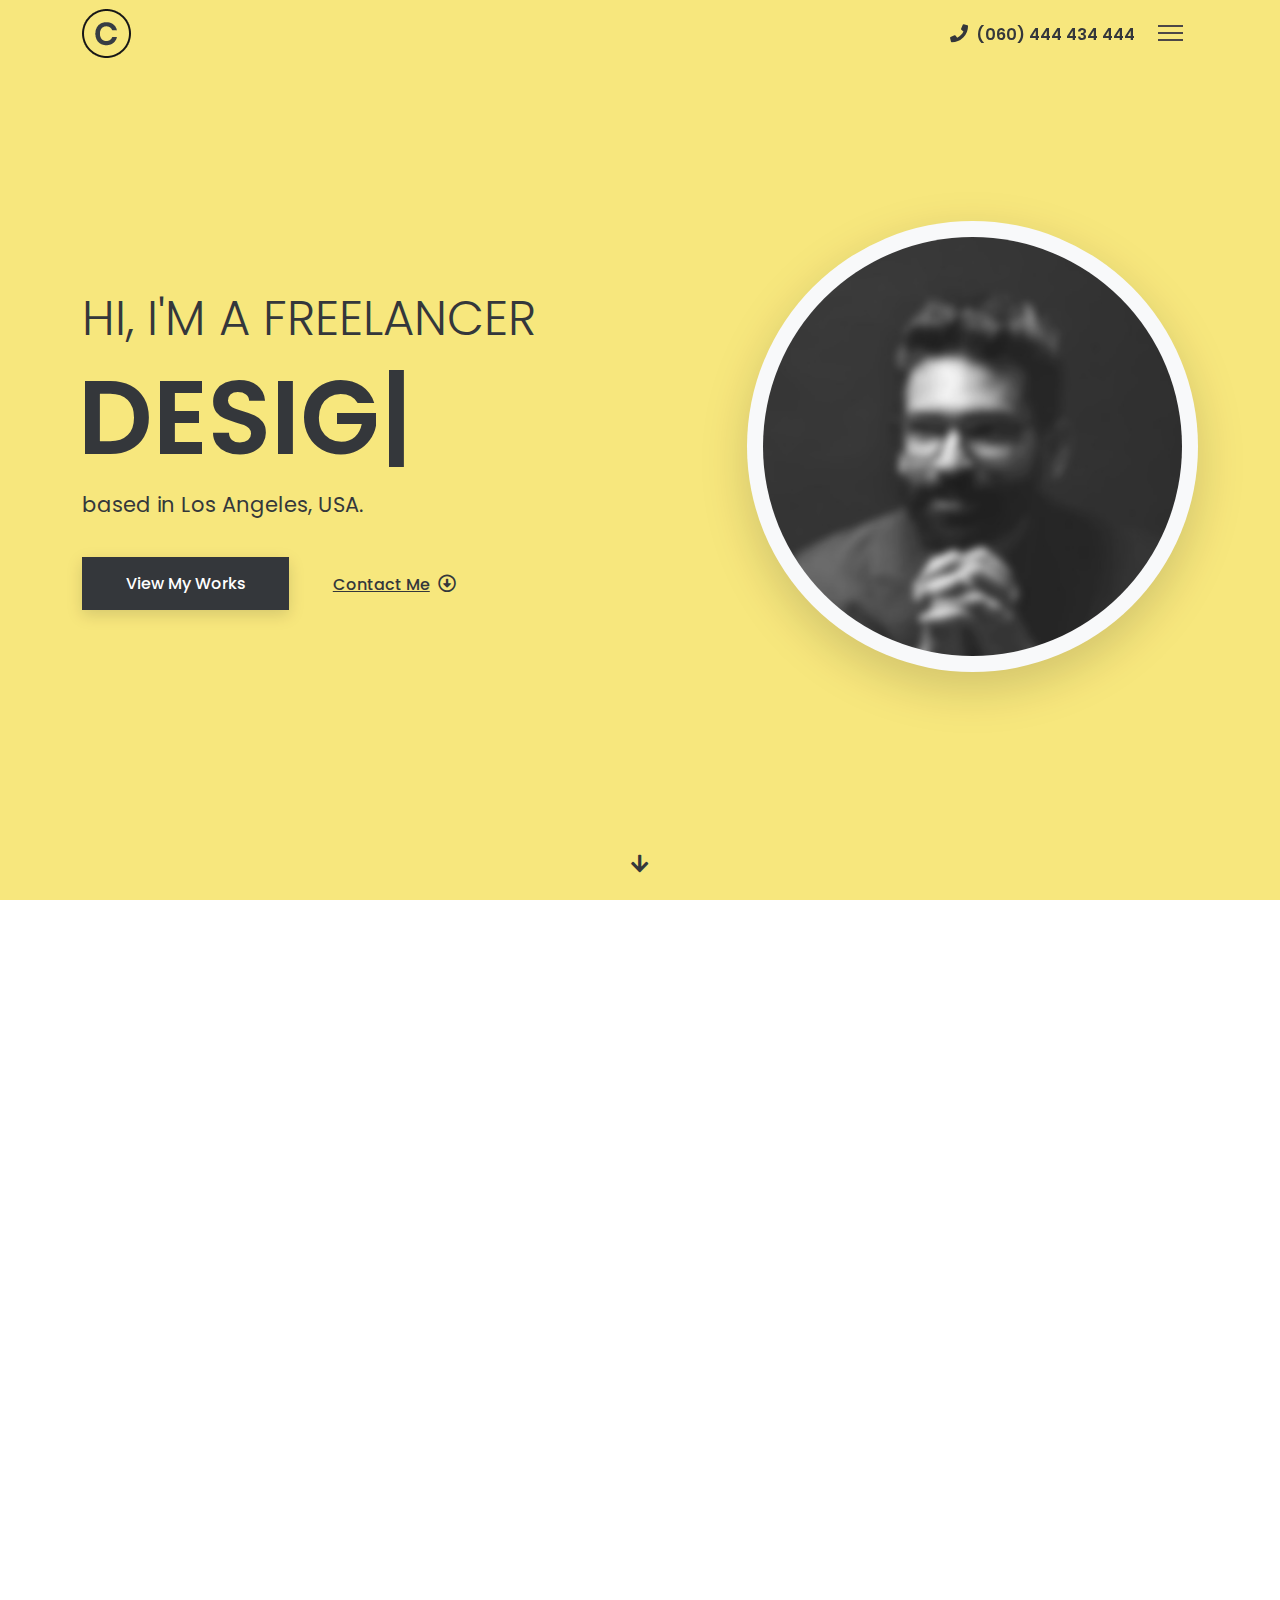
<file: HTML/index-video-youtube.html>
<!DOCTYPE html>
<html lang="en">
<head>
<meta charset="UTF-8" />
<meta http-equiv="X-UA-Compatible" content="IE=edge">
<meta name="viewport" content="width=device-width, initial-scale=1, minimum-scale=1.0, shrink-to-fit=no">
<link href="images/favicon.png" rel="icon" />
<title>Callum - Personal Portfolio HTML Template</title>
<meta name="description" content="Callum is responsive bootstrap 5 one page personal portfolio html template.">
<meta name="author" content="harnishdesign.net">

<!-- Web Fonts -->
<link rel='stylesheet' href='https://fonts.googleapis.com/css?family=Poppins:100,200,300,400,500,600,700,800,900' type='text/css'>

<!-- Stylesheet
============================== -->
<!-- Animate -->
<link rel="stylesheet" type="text/css" href="vendor/animate/animate.min.css" />
<!-- Bootstrap -->
<link rel="stylesheet" type="text/css" href="vendor/bootstrap/css/bootstrap.min.css" />
<!-- Font Awesome Icon -->
<link rel="stylesheet" type="text/css" href="vendor/font-awesome/css/all.min.css" />
<!-- Owl Carousel -->
<link rel="stylesheet" type="text/css" href="vendor/owl.carousel/assets/owl.carousel.min.css" />
<!-- Magnific Popup -->
<link rel="stylesheet" type="text/css" href="vendor/magnific-popup/magnific-popup.min.css" />
<!-- Youtube Video Background -->
<link rel="stylesheet" type="text/css" href="vendor/jquery.mb.YTPlayer/css/jquery.mb.YTPlayer.min.css" />
<!-- Custom Stylesheet -->
<link rel="stylesheet" type="text/css" href="css/stylesheet.css" />
</head>

<body data-bs-spy="scroll" data-bs-target=".navbar" data-bs-offset="70">

<!-- Preloader -->
<div class="preloader">
  <div class="lds-ellipsis">
    <div></div>
    <div></div>
    <div></div>
    <div></div>
  </div>
</div>
<!-- Preloader End --> 

<!-- Document Wrapper   
=============================== -->
<div id="main-wrapper"> 
  
  <!-- Header -->
  <header id="header" class="sticky-top"> 
    <!-- Navbar -->
    <nav class="primary-menu navbar navbar-expand-none navbar-overlay navbar-overlay-dark bg-transparent border-bottom-0 text-5 fw-600">
      <div class="container"> 
        <!-- Logo --> 
        <a class="logo" href="index.html" title="Callum"> <img src="images/logo-2.png" alt="Callum"/> </a> 
        <!-- Logo End -->
        <div class="text-3 ms-auto me-2"><span class="text-4 me-2"><i class="fas fa-phone"></i></span>(060) 444 434 444</div>
        <button class="navbar-toggler" type="button" data-bs-toggle="collapse" data-bs-target="#header-nav"><span></span><span></span><span></span></button>
        <div id="header-nav" class="collapse navbar-collapse">
          <div class="d-flex flex-column h-100 align-items-center justify-content-center">
            <ul class="navbar-nav">
              <li class="nav-item"><a class="nav-link smooth-scroll active" href="#home">Home</a></li>
              <li class="nav-item"><a class="nav-link smooth-scroll" 	href="#about">About Me</a></li>
              <li class="nav-item"><a class="nav-link smooth-scroll" href="#services">What I Do</a></li>
              <li class="nav-item"><a class="nav-link smooth-scroll" href="#resume">Resume</a></li>
              <li class="nav-item"><a class="nav-link smooth-scroll" href="#portfolio">Portfolio</a></li>
              <li class="nav-item"><a class="nav-link smooth-scroll" href="#faq">FAQ</a></li>
              <li class="nav-item"><a class="nav-link smooth-scroll" href="#testimonial">Client Speak</a></li>
              <li class="nav-item"><a class="nav-link smooth-scroll" href="#contact">Contact Me</a></li>
            </ul>
            <ul class="social-icons social-icons-light social-icons-lg social-icons-light d-inline-flex mt-4">
              <li class="social-icons-twitter"><a data-bs-toggle="tooltip" href="https://twitter.com/harnishdesign/" target="_blank" title="" data-bs-original-title="Twitter"><i class="fab fa-twitter"></i></a></li>
              <li class="social-icons-facebook"><a data-bs-toggle="tooltip" href="http://www.facebook.com/harnishdesign/" target="_blank" title="" data-bs-original-title="Facebook"><i class="fab fa-facebook"></i></a></li>
              <li class="social-icons-instagram"><a data-bs-toggle="tooltip" href="http://www.instagram.com/" target="_blank" title="" data-bs-original-title="Instagram"><i class="fab fa-instagram"></i></a></li>
              <li class="social-icons-linkedin"><a data-bs-toggle="tooltip" href="http://www.linkedin.com/" target="_blank" title="" data-bs-original-title="Linkedin"><i class="fab fa-linkedin-in"></i></a></li>
              <li class="social-icons-dribbble"><a data-bs-toggle="tooltip" href="http://www.dribbble.com/harnishdesign/" target="_blank" title="" data-bs-original-title="Dribbble"><i class="fab fa-dribbble"></i></a></li>
            </ul>
          </div>
        </div>
      </div>
    </nav>
    <!-- Navbar End --> 
  </header>
  <!-- Header End --> 
  
  <!-- Content
  ============================================= -->
  <div id="content" role="main"> 
    
    <!-- Intro
    ============================================= -->
    <section id="home">
      <div class="hero-wrap">
        <div class="hero-mask opacity-8 bg-primary"></div>
        <div class="player" data-property="{videoURL:'https://youtu.be/8So9OCr_HEA',containment:'#home', showControls:false, autoPlay:true, loop:true, mute:true, startAt:0, opacity:1}"></div>    
		
        <div class="hero-content py-5 d-flex fullscreen">
          <div class="container my-auto py-4">
            <div class="row">
          <div class="col-lg-7 text-center text-lg-start align-self-center order-1 order-lg-0">
            <h1 class="text-12 fw-300 mb-0 text-uppercase">Hi, I'm a Freelancer</h1>
            <div class="typed-strings">
              <p>Designer</p>
              <p>Developer</p>
              <p>Callum</p>
            </div>
            <h2 class="text-21 fw-600 text-uppercase mb-0 ms-n1"><span class="typed"></span></h2>
            <p class="text-5">based in Los Angeles, USA.</p>
            <a href="#portfolio" class="btn btn-dark rounded-0 smooth-scroll mt-3">View My Works</a><a href="#contact" class="btn btn-link text-dark smooth-scroll mt-3">Contact Me<span class="text-4 ms-2"><i class="far fa-arrow-alt-circle-down"></i></span></a> </div>
          <div class="col-lg-5 text-center align-self-center mb-4 mb-lg-0 order-0 order-lg-1">
            <div class="bg-light rounded-pill d-inline-block p-3 shadow-lg wow zoomIn"> <img class="img-fluid rounded-pill d-block" src="images/web-developer.jpg" title="I'm Callum" alt=""></div>
          </div>
        </div>
          </div>
          <a href="#about" class="scroll-down-arrow text-dark smooth-scroll"><span class="animated"><i class="fas fa-arrow-down"></i></span></a> </div>
      </div>
    </section>
    <!-- Intro end -->
	
    <!-- About
    ============================================= -->
    <section id="about" class="section">
      <div class="container"> 
        <!-- Heading -->
        <p class="text-center mb-2 wow fadeInUp"><span class="bg-primary text-dark px-2">About Me</span></p>
        <h2 class="text-10 fw-600 text-center mb-5 wow fadeInUp">Know Me More</h2>
        <!-- Heading end-->
        
        <div class="row">
          <div class="col-lg-8 text-center text-lg-start wow fadeInUp">
            <h2 class="text-8 fw-400 mb-3">Hi, I'm <span class="fw-700 border-bottom border-3 border-primary">Callum Smith</span></h2>
            <p class="text-5">I'm a designer & developer with a passion for web design. I enjoy developing simple, clean and slick websites that provide real value to the end user. Thousands of clients have procured exceptional results while working with me. Delivering work within time and budget which meets client’s requirements is our moto.</p>
          </div>
          <div class="col-lg-4 mt-4 mt-lg-0 wow fadeInUp" data-wow-delay="0.2s">
            <div class="featured-box style-4">
              <div class="featured-box-icon text-25 fw-500 bg-primary rounded-circle"><span class="wow heartBeat" data-wow-delay="1.3s">22</span></div>
              <h3 class="text-7 wow rubberBand" data-wow-delay="2s">Years of <span class="fw-700">Experiance</span></h3>
            </div>
          </div>
        </div>
        <div class="row gy-3 mt-4">
          <div class="col-6 col-lg-3 wow fadeInUp">
            <p class="text-muted fw-500 mb-0">Name:</p>
            <p class="text-4 text-dark fw-600 mb-0">Callum Smith</p>
          </div>
          <div class="col-6 col-lg-3 wow fadeInUp" data-wow-delay="0.2s">
            <p class="text-muted fw-500 mb-0">Email:</p>
            <p class="text-4 fw-600 mb-0"><a class="link-dark" href="">chat@callum.com</a></p>
          </div>
          <div class="col-6 col-lg-3 wow fadeInUp" data-wow-delay="0.3s">
            <p class="text-muted fw-500 mb-0">Date of birth:</p>
            <p class="text-4 text-dark fw-600 mb-0">11 November, 1987</p>
          </div>
          <div class="col-6 col-lg-3 wow fadeInUp" data-wow-delay="0.4s">
            <p class="text-muted fw-500 mb-0">From:</p>
            <p class="text-4 text-dark fw-600 mb-0">Los Angeles, USA.</p>
          </div>
        </div>
      </div>
    </section>
    <!-- About end --> 
    
    <!-- Services
    ============================================= -->
    <section id="services" class="section bg-light">
      <div class="container"> 
        <!-- Heading -->
        <p class=" text-center mb-2 wow fadeInUp"><span class="bg-primary text-dark px-2">What I Do?</span></p>
        <h2 class="text-10 fw-600 text-center mb-5 wow fadeInUp">How I can help your next project</h2>
        <!-- Heading end-->
        
        <div class="row gy-5 mt-5">
          <div class="col-sm-6 col-lg-4 wow fadeInUp">
            <div class="featured-box text-center px-md-4">
              <div class="featured-box-icon text-primary text-13"> <i class="fas fa-palette"></i> </div>
              <h3 class="text-6 fw-600 mb-3">Graphic Design</h3>
              <p class="text-muted mb-0">Lorem Ipsum is simply dummy text of the printing and typesetting industry. Lorem Ipsum has been the industry’s standard dummy text. </p>
            </div>
          </div>
          <div class="col-sm-6 col-lg-4 wow fadeInUp">
            <div class="featured-box text-center px-md-4">
              <div class="featured-box-icon text-primary text-13"> <i class="fas fa-desktop"></i></div>
              <h3 class="text-6 fw-600 mb-3">Web Design</h3>
              <p class="text-muted mb-0">Lorem Ipsum is simply dummy text of the printing and typesetting industry. Lorem Ipsum has been the industry’s standard dummy text. </p>
            </div>
          </div>
          <div class="col-sm-6 col-lg-4 wow fadeInUp">
            <div class="featured-box text-center px-md-4">
              <div class="featured-box-icon text-primary text-13"> <i class="fas fa-pencil-ruler"></i> </div>
              <h3 class="text-6 fw-600 mb-3">Web Development</h3>
              <p class="text-muted mb-0">Lorem Ipsum is simply dummy text of the printing and typesetting industry. Lorem Ipsum has been the industry’s standard dummy text. </p>
            </div>
          </div>
          <div class="col-sm-6 col-lg-4 wow fadeInUp">
            <div class="featured-box text-center px-md-4">
              <div class="featured-box-icon text-primary text-13"> <i class="fas fa-paint-brush"></i> </div>
              <h3 class="text-6 fw-600 mb-3">Brand Identity</h3>
              <p class="text-muted mb-0">Lorem Ipsum is simply dummy text of the printing and typesetting industry. Lorem Ipsum has been the industry’s standard dummy text. </p>
            </div>
          </div>
          <div class="col-sm-6 col-lg-4 wow fadeInUp">
            <div class="featured-box text-center px-md-4">
              <div class="featured-box-icon text-primary text-13"> <i class="fas fa-chart-area"></i> </div>
              <h3 class="text-6 fw-600 mb-3">Business Analysis</h3>
              <p class="text-muted mb-0">Lorem Ipsum is simply dummy text of the printing and typesetting industry. Lorem Ipsum has been the industry’s standard dummy text. </p>
            </div>
          </div>
          <div class="col-sm-6 col-lg-4 wow fadeInUp">
            <div class="featured-box text-center px-md-4">
              <div class="featured-box-icon text-primary text-13"> <i class="fas fa-bullhorn"></i> </div>
              <h3 class="text-6 fw-600 mb-3">Digital Marketing</h3>
              <p class="text-muted mb-0">Lorem Ipsum is simply dummy text of the printing and typesetting industry. Lorem Ipsum has been the industry’s standard dummy text. </p>
            </div>
          </div>
        </div>
      </div>
    </section>
    <!-- Services end --> 
    
    <!-- Resume
    ============================================= -->
    <section id="resume" class="section">
      <div class="container"> 
        <!-- Heading -->
        <p class=" text-center mb-2 wow fadeInUp"><span class="bg-primary text-dark px-2">Resume</span></p>
        <h2 class="text-10 fw-600 text-center mb-5 wow fadeInUp">A summary of My Resume</h2>
        <!-- Heading end-->
        
        <div class="row g-5 mt-5"> 
          <!-- My Education -->
          <div class="col-lg-6 wow fadeInUp">
            <h2 class="text-7 fw-600 mb-4 pb-2">My Education</h2>
            <div class="border-start border-2 border-primary ps-3">
              <h3 class="text-5">Master in Computer Engineering</h3>
              <p class="mb-2">Harvard University / 2015 - 2017</p>
              <p class="text-muted">Lorem Ipsum is simply dummy text of the printing and typesetting industry. Lorem Ipsum has been the dummy text.</p>
              <hr class="my-4">
              <h3 class="text-5">Bachelor in Computer Engineering</h3>
              <p class="mb-2">University of California / 2014 - 2015</p>
              <p class="text-muted">Lorem Ipsum is simply dummy text of the printing and typesetting industry. Lorem Ipsum has been the dummy text.</p>
              <hr class="my-4">
              <h3 class="text-5">Computer Science</h3>
              <p class="mb-2">International University / 2013 - 2014</p>
              <p class="text-muted">Lorem Ipsum is simply dummy text of the printing and typesetting industry. Lorem Ipsum has been the dummy text.</p>
            </div>
          </div>
          <!-- My Experience -->
          <div class="col-lg-6 wow fadeInUp" data-wow-delay="0.2s">
            <h2 class="text-7 fw-600 mb-4 pb-2">My Experience</h2>
            <div class="border-start border-2 border-primary ps-3">
              <h3 class="text-5">Sr. Font End Developer</h3>
              <p class="mb-2">Apple Inc / 2020 - Current</p>
              <p class="text-muted">Lorem Ipsum is simply dummy text of the printing and typesetting industry. Lorem Ipsum has been the dummy text.</p>
              <hr class="my-4">
              <h3 class="text-5">Jr. Font End Developer</h3>
              <p class="mb-2">Dribbble Inc / 2018 - 2020</p>
              <p class="text-muted">Lorem Ipsum is simply dummy text of the printing and typesetting industry. Lorem Ipsum has been the dummy text.</p>
              <hr class="my-4">
              <h3 class="text-5">HTML Developer</h3>
              <p class="mb-2">Adobe Inc / 2017 - 2018</p>
              <p class="text-muted">Lorem Ipsum is simply dummy text of the printing and typesetting industry. Lorem Ipsum has been the dummy text.</p>
            </div>
          </div>
        </div>
        
        <!-- My Skills -->
        <h2 class="text-7 fw-600 mb-4 pb-2 mt-5 wow fadeInUp">My Skills</h2>
        <div class="row gx-5">
          <div class="col-md-6 wow fadeInUp">
            <p class="fw-500 text-start mb-2">Web Design <span class="float-end">65%</span></p>
            <div class="progress progress-sm mb-4">
              <div class="progress-bar" role="progressbar" style="width: 65%" aria-valuenow="65" aria-valuemin="0" aria-valuemax="100"></div>
            </div>
            <p class="fw-500 text-start mb-2">HTML/CSS <span class="float-end">95%</span></p>
            <div class="progress progress-sm mb-4">
              <div class="progress-bar" role="progressbar" style="width: 95%" aria-valuenow="95" aria-valuemin="0" aria-valuemax="100"></div>
            </div>
            <p class="fw-500 text-start mb-2">JavaScript <span class="float-end">80%</span></p>
            <div class="progress progress-sm mb-4">
              <div class="progress-bar" role="progressbar" style="width: 80%" aria-valuenow="80" aria-valuemin="0" aria-valuemax="100"></div>
            </div>
          </div>
          <div class="col-md-6 wow fadeInUp" data-wow-delay="0.2s">
            <p class="fw-500 text-start mb-2">React JS <span class="float-end">70%</span></p>
            <div class="progress progress-sm mb-4">
              <div class="progress-bar" role="progressbar" style="width: 70%" aria-valuenow="70" aria-valuemin="0" aria-valuemax="100"></div>
            </div>
            <p class="fw-500 text-start mb-2">Angular Js <span class="float-end">60%</span></p>
            <div class="progress progress-sm mb-4">
              <div class="progress-bar" role="progressbar" style="width: 60%" aria-valuenow="60" aria-valuemin="0" aria-valuemax="100"></div>
            </div>
            <p class="fw-500 text-start mb-2">Bootstrap <span class="float-end">99%</span></p>
            <div class="progress progress-sm mb-4">
              <div class="progress-bar" role="progressbar" style="width: 99%" aria-valuenow="99" aria-valuemin="0" aria-valuemax="100"></div>
            </div>
          </div>
        </div>
        <p class="text-center mt-5 wow fadeInUp"><a href="#" class="btn btn-outline-dark shadow-none rounded-0">Download CV</a></p>
      </div>
    </section>
    <!-- Resume end --> 
    
    <!-- Portfolio
    ============================================= -->
    <section id="portfolio" class="section bg-light">
      <div class="container"> 
        <!-- Heading -->
        <p class=" text-center mb-2 wow fadeInUp"><span class="bg-primary text-dark px-2">Portfolio</span></p>
        <h2 class="text-10 fw-600 text-center mb-5 wow fadeInUp">Some of my most recent projects</h2>
        <!-- Heading end--> 
        
        <!-- Filter Menu -->
        <ul class="portfolio-menu nav nav-tabs fw-600 justify-content-start justify-content-md-center border-bottom-0 mb-4 wow fadeInUp">
          <li class="nav-item"> <a data-filter="*" class="nav-link rounded-0 active" href="">All</a></li>
          <li class="nav-item"> <a data-filter=".detailed" href="" class="nav-link rounded-0">Detailed</a></li>
          <li class="nav-item"> <a data-filter=".mockups" href="" class="nav-link rounded-0">Mockups</a></li>
          <li class="nav-item"> <a data-filter=".youtube" href="" class="nav-link rounded-0">YouTube Videos</a></li>
          <li class="nav-item"> <a data-filter=".vimeo" href="" class="nav-link rounded-0">Vimeo Videos</a></li>
        </ul>
        <!-- Filter Menu end -->
        <div class="portfolio wow fadeInUp">
          <div class="row g-4 mt-3 portfolio-filter">
            <div class="col-sm-6 col-lg-4 detailed">
              <div class="portfolio-box">
                <div class="portfolio-img"> <img class="img-fluid d-block" src="images/projects/project-1.jpg" alt="">
                  <div class="portfolio-overlay"> <a class="popup-ajax stretched-link" href="ajax/portfolio-ajax-project-1.html"></a>
                    <div class="portfolio-overlay-details">
                      <p class="text-primary text-8"><i class="fas fa-file-alt"></i></p>
                      <h5 class="text-white text-5">Detailed Project 1</h5>
                      <span class="text-light">Category</span> </div>
                  </div>
                </div>
              </div>
            </div>
            <div class="col-sm-6 col-lg-4 mockups" data-wow-delay="0.2s">
              <div class="portfolio-box">
                <div class="portfolio-img"> <img class="img-fluid d-block" src="images/projects/project-2.jpg" alt="">
                  <div class="portfolio-overlay"> <a class="popup-img stretched-link" href="images/projects/project-2.jpg"></a>
                    <div class="portfolio-overlay-details">
                      <p class="text-primary text-8"><i class="fas fa-image"></i></p>
                      <h5 class="text-white text-5">Mockups Design 1</h5>
                      <span class="text-light">Category</span> </div>
                  </div>
                </div>
              </div>
            </div>
            <div class="col-sm-6 col-lg-4 youtube" data-wow-delay="0.3s">
              <div class="portfolio-box">
                <div class="portfolio-img"> <img class="img-fluid d-block" src="images/projects/project-3.jpg" alt="">
                  <div class="portfolio-overlay"> <a class="popup-youtube stretched-link" href="https://www.youtube.com/watch?v=PMNnEEEacCg"></a>
                    <div class="portfolio-overlay-details">
                      <p class="text-primary text-8"><i class="fas fa-video"></i></p>
                      <h5 class="text-white text-5">YouTube Video</h5>
                      <span class="text-light">Category</span> </div>
                  </div>
                </div>
              </div>
            </div>
            <div class="col-sm-6 col-lg-4 vimeo">
              <div class="portfolio-box">
                <div class="portfolio-img"> <img class="img-fluid d-block" src="images/projects/project-4.jpg" alt="">
                  <div class="portfolio-overlay"> <a class="popup-vimeo stretched-link" href="https://vimeo.com/259411563"></a>
                    <div class="portfolio-overlay-details">
                      <p class="text-primary text-8"><i class="fas fa-video"></i></p>
                      <h5 class="text-white text-5">Vimeo Video</h5>
                      <span class="text-light">Category</span> </div>
                  </div>
                </div>
              </div>
            </div>
            <div class="col-sm-6 col-lg-4 detailed" data-wow-delay="0.2s">
              <div class="portfolio-box">
                <div class="portfolio-img"> <img class="img-fluid d-block" src="images/projects/project-5.jpg" alt="">
                  <div class="portfolio-overlay"> <a class="popup-ajax stretched-link" href="ajax/portfolio-ajax-project-2.html"></a>
                    <div class="portfolio-overlay-details">
                      <p class="text-primary text-8"><i class="fas fa-file-alt"></i></p>
                      <h5 class="text-white text-5">Detailed Project 2</h5>
                      <span class="text-light">Category</span> </div>
                  </div>
                </div>
              </div>
            </div>
            <div class="col-sm-6 col-lg-4 mockups" data-wow-delay="0.3s">
              <div class="portfolio-box">
                <div class="portfolio-img"> <img class="img-fluid d-block" src="images/projects/project-6.jpg" alt="">
                  <div class="portfolio-overlay"> <a class="popup-img stretched-link" href="images/projects/project-6.jpg"></a>
                    <div class="portfolio-overlay-details">
                      <p class="text-primary text-8"><i class="fas fa-image"></i></p>
                      <h5 class="text-white text-5">Mockups Design 2</h5>
                      <span class="text-light">Category</span> </div>
                  </div>
                </div>
              </div>
            </div>
          </div>
        </div>
      </div>
    </section>
    <!-- Portfolio end --> 
    
    <!-- Call to Action
    ============================================= -->
    <section>
      <div class="hero-wrap">
        <div class="hero-mask opacity-8 bg-dark"></div>
        <div class="hero-bg parallax" style="background-image:url('images/intro-bg-2.jpg');"></div>
        <div class="hero-content section">
          <div class="container text-center py-5 wow fadeInUp">
            <h2 class="text-10 fw-600 text-white mb-5">Interested in working with me?</h2>
            <a href="#contact" class="btn btn-primary rounded-0 smooth-scroll wow rubberBand" data-wow-delay="1s">Hire Me!</a> </div>
        </div>
      </div>
    </section>
    <!-- Call to Action end --> 
    
    <!-- FAQ
    ============================================= -->
    <section id="faq" class="section bg-light">
      <div class="container">
        <div class="row gy-5">
          <div class="col-lg-6 order-1 order-lg-0 wow fadeInUp"> 
            <!-- Heading -->
            <p class="text-center text-lg-start mb-2"><span class="bg-primary text-dark px-2">FAQ</span></p>
            <h2 class="text-10 fw-600 text-center text-lg-start mb-5">Have any questions?</h2>
            <!-- Heading end-->
            <div class="accordion accordion-flush" id="faqTopics">
              <div class="accordion-item">
                <h2 class="accordion-header" id="flush-headingOne">
                  <button class="accordion-button" type="button" data-bs-toggle="collapse" data-bs-target="#flush-collapseOne" aria-expanded="true" aria-controls="flush-collapseOne"> What is Callum? </button>
                </h2>
                <div id="flush-collapseOne" class="accordion-collapse collapse show" aria-labelledby="flush-headingOne" data-bs-parent="#faqTopics">
                  <div class="accordion-body"> Lisque persius interesset his et, in quot quidam persequeris vim, ad mea essent possim iriure. Mutat tacimates id sit. Ridens mediocritatem ius an, eu nec magna imperdiet. </div>
                </div>
              </div>
              <div class="accordion-item">
                <h2 class="accordion-header" id="flush-headingTwo">
                  <button class="accordion-button collapsed" type="button" data-bs-toggle="collapse" data-bs-target="#flush-collapseTwo" aria-expanded="false" aria-controls="flush-collapseTwo"> How Can I Help You? </button>
                </h2>
                <div id="flush-collapseTwo" class="accordion-collapse collapse" aria-labelledby="flush-headingTwo" data-bs-parent="#faqTopics">
                  <div class="accordion-body">
                    <p>Iisque Anim pariatur cliche reprehenderit, enim eiusmod high life accusamus terry richardson ad squid. Food truck quinoa nesciunt laborum eiusmod. Brunch 3 wolf moon tempor, sunt aliqua put a bird on it squid single-origin coffee nulla assumenda shoreditch et.</p>
                    <p class="mb-0">Nihil anim keffiyeh helvetica, craft beer labore wes anderson cred nesciunt sapiente ea proident. Ad vegan excepteur butcher vice lomo.</p>
                  </div>
                </div>
              </div>
              <div class="accordion-item">
                <h2 class="accordion-header" id="flush-headingThree">
                  <button class="accordion-button collapsed" type="button" data-bs-toggle="collapse" data-bs-target="#flush-collapseThree" aria-expanded="false" aria-controls="flush-collapseThree"> Simple process of workflow? </button>
                </h2>
                <div id="flush-collapseThree" class="accordion-collapse collapse" aria-labelledby="flush-headingThree" data-bs-parent="#faqTopics">
                  <div class="accordion-body"> Iisque persius interesset his et, in quot quidam persequeris vim, ad mea essent possim iriure. Mutat tacimates id sit. Ridens mediocritatem ius an, eu nec magna imperdiet. </div>
                </div>
              </div>
              <div class="accordion-item">
                <h2 class="accordion-header" id="flush-headingFour">
                  <button class="accordion-button collapsed" type="button" data-bs-toggle="collapse" data-bs-target="#flush-collapseFour" aria-expanded="false" aria-controls="flush-collapseThree"> Is Callum a Multi-purpose template? </button>
                </h2>
                <div id="flush-collapseFour" class="accordion-collapse collapse" aria-labelledby="flush-headingFour" data-bs-parent="#faqTopics">
                  <div class="accordion-body"> Lorem Ipsum is simply dummy text of the printing and typesetting industry. Food truck quinoa nesciunt laborum eiusmod. Brunch 3 wolf moon tempor, sunt aliqua put a bird on it squid single-origin coffee nulla assumenda shoreditch et. Nihil anim keffiyeh helvetica, craft beer labore wes anderson cred nesciunt sapiente ea proident. </div>
                </div>
              </div>
              <div class="accordion-item">
                <h2 class="accordion-header" id="flush-headingFive">
                  <button class="accordion-button collapsed" type="button" data-bs-toggle="collapse" data-bs-target="#flush-collapseFive" aria-expanded="false" aria-controls="flush-collapseThree"> Why responsive one page template? </button>
                </h2>
                <div id="flush-collapseFive" class="accordion-collapse collapse" aria-labelledby="flush-headingFive" data-bs-parent="#faqTopics">
                  <div class="accordion-body"> Anim pariatur cliche reprehenderit, enim eiusmod high life accusamus terry richardson ad squid. Food truck quinoa nesciunt laborum eiusmod. Brunch 3 wolf moon tempor, sunt aliqua put a bird on it squid single-origin coffee nulla assumenda shoreditch et. Nihil anim keffiyeh helvetica, craft beer labore wes anderson cred nesciunt sapiente ea proident. Ad vegan excepteur butcher vice lomo. </div>
                </div>
              </div>
            </div>
          </div>
          <div class="col-lg-6 d-flex align-items-center justify-content-center order-0 order-lg-1 wow fadeIn" data-wow-delay="1s"> <img class="img-fluid" src="images/faq.png" title="FAQ" alt="faq"> </div>
        </div>
      </div>
    </section>
    <!-- FAQ end --> 
    
    <!-- Testimonial
    ============================================= -->
    <section id="testimonial" class="section bg-secondary">
      <div class="container"> 
        <!-- Heading -->
        <p class=" text-center mb-2 wow fadeIn"><span class="bg-primary text-dark px-2">Client Speak</span></p>
        <h2 class="text-10 fw-600 text-white text-center mb-5 wow fadeIn">What Some of my Clients Say</h2>
        <!-- Heading end-->
        <div class="row">
          <div class="col-lg-9 mx-auto wow fadeInUp">
            <div class="owl-carousel owl-theme owl-light" data-autoplay="true" data-loop="true" data-nav="true" data-margin="30" data-slideby="1" data-stagepadding="5"  data-items-xs="1" data-items-sm="1" data-items-md="1" data-items-lg="1">
              <div class="item text-center px-5"> <span class="text-9 text-primary"><i class="fa fa-quote-start"></i></span>
                <p class="text-5 text-white">Easy to use, reasonably priced simply dummy text of the printing and typesetting industry. Quidam lisque persius interesset his et, in quot quidam possim iriure. simply dummy text of the printing and typesetting industry.”</p>
                <img class="img-fluid d-inline-block w-auto rounded-circle shadow" src="images/testimonial/client-sm-1.jpg" alt=""> <strong class="d-block text-3 fw-600 text-white">Jay Shah</strong> <span class="text-light">Founder at Icomatic Pvt Ltd</span> </div>
              <div class="item text-center px-5"> <span class="text-9 text-primary"><i class="fa fa-quote-start"></i></span>
                <p class="text-5 text-white">“I am happy Working with printing and typesetting industry. Quidam lisque persius interesset his et, in quot quidam persequeris essent possim iriure. simply dummy text of the printing and typesetting industry.”</p>
                <img class="img-fluid d-inline-block w-auto rounded-circle shadow" src="images/testimonial/client-sm-2.jpg" alt=""> <strong class="d-block text-3 fw-500 text-white">Patrick Cary</strong> <span class="text-light">Freelancer from USA</span> </div>
              <div class="item text-center px-5"> <span class="text-9 text-primary"><i class="fa fa-quote-start"></i></span>
                <p class="text-5 text-white">“Only trying it out since a few days. But up to now excellent. Seems to work flawlessly. priced simply dummy text of the printing and typesetting industry.”</p>
                <img class="img-fluid d-inline-block w-auto rounded-circle shadow" src="images/testimonial/client-sm-3.jpg" alt=""> <strong class="d-block text-3 fw-500 text-white">Dennis Jacques</strong> <span class="text-light">Noon Inc</span> </div>
              <div class="item text-center px-5"> <span class="text-9 text-primary"><i class="fa fa-quote-start"></i></span>
                <p class="text-5 text-white">“I have used them twice now. Good rates, very efficient service and priced simply dummy text of the printing and typesetting industry quidam interesset his et. simply dummy text of the printing and typesetting industry. Excellent.”</p>
                <img class="img-fluid d-inline-block w-auto rounded-circle shadow" src="images/testimonial/client-sm-4.jpg" alt=""> <strong class="d-block text-3 fw-500 text-white">Chris Tom</strong> <span class="text-light">Company CEO from UK</span> </div>
            </div>
          </div>
        </div>
      </div>
    </section>
    <!-- Testimonial end --> 
    
    <!-- Contact Me
    ============================================= -->
    <section id="contact" class="section bg-primary">
      <div class="container">
        <div class="row">
          <div class="col-lg-5 text-center text-lg-start wow fadeInUp">
            <h2 class="text-10 fw-600 mb-5">Let's get in touch</h2>
            <p class="text-5 mb-5">I enjoy discussing new projects and design challenges. Please share as much info, as possible so we can get the most out of our first catch-up.</p>
            <h3 class="text-5 fw-600">Living In:</h3>
            <address class="text-4">
            30 Shacham street,
            Los Angeles, USA.
            </address>
            <h3 class="text-5 fw-600">Call:</h3>
            <p class="text-4">(+060) 444 434 444</p>
            <ul class="social-icons social-icons-lg justify-content-center justify-content-lg-start mt-5">
              <li class="social-icons-twitter"><a data-bs-toggle="tooltip" href="https://twitter.com/harnishdesign/" target="_blank" title="" data-bs-original-title="Twitter"><i class="fab fa-twitter"></i></a></li>
              <li class="social-icons-facebook"><a data-bs-toggle="tooltip" href="http://www.facebook.com/harnishdesign/" target="_blank" title="" data-bs-original-title="Facebook"><i class="fab fa-facebook"></i></a></li>
              <li class="social-icons-instagram"><a data-bs-toggle="tooltip" href="http://www.instagram.com/" target="_blank" title="" data-bs-original-title="Instagram"><i class="fab fa-instagram"></i></a></li>
              <li class="social-icons-github"><a data-bs-toggle="tooltip" href="http://www.github.com/" target="_blank" title="" data-bs-original-title="GitHub"><i class="fab fa-github"></i></a></li>
              <li class="social-icons-dribbble"><a data-bs-toggle="tooltip" href="http://www.dribbble.com/harnishdesign/" target="_blank" title="" data-bs-original-title="Dribbble"><i class="fab fa-dribbble"></i></a></li>
            </ul>
          </div>
          <div class="col-lg-6 ms-auto mt-5 mt-lg-0 wow fadeInUp" data-wow-delay="0.3s">
            <h2 class="text-10 fw-600 text-center text-lg-start mb-5">Estimate your Project?</h2>
            <!-- Contact Form -->
            <form id="contact-form" class="form-border" action="php/mail.php" method="post">
              <div class="row g-4">
                <div class="col-12">
                  <label class="form-label" for="name">What is Your Name:</label>
                  <input id="name" name="name" type="text" class="form-control py-1" required >
                </div>
                <div class="col-12">
                  <label class="form-label" for="email">Your Email Address:</label>
                  <input id="email" name="email" type="email" class="form-control py-1" required >
                </div>
                <div class="col-12">
                  <label class="form-label" for="form-message">How can I Help you?:</label>
                  <textarea id="form-message" name="form-message" class="form-control py-1" rows="4" required ></textarea>
                </div>
                <div class="col-12 text-center text-lg-start">
                  <button id="submit-btn" class="btn btn-dark rounded-0" type="submit">Send <span class="ms-3"><i class="fas fa-arrow-right"></i></span></button>
                </div>
              </div>
            </form>
            <!-- Contact Form end --> 
          </div>
        </div>
      </div>
    </section>
    <!-- Contact Me end --> 
    
  </div>
  <!-- Content end --> 
  
  <!-- Footer
  ============================================= -->
  <footer id="footer" class="section bg-dark text-white">
    <div class="container">
      <div class="row">
        <div class="col-lg-6 text-center text-lg-start wow fadeInUp">
          <p class="mb-2 mb-lg-0">Copyright © 2021 <a class="fw-600" href="#">Callum</a>. All Rights Reserved.</p>
        </div>
        <div class="col-lg-6 wow fadeInUp">
          <p class="mb-0 text-center text-lg-end">Designed by <a class="fw-600" href="http://www.harnishdesign.net/">Harnish Design</a></p>
        </div>
      </div>
    </div>
  </footer>
  <!-- Footer end --> 
  
</div>
<!-- Document Wrapper end --> 

<!-- Back to Top
============================================= --> 
<a id="back-to-top" class="rounded-circle" data-bs-toggle="tooltip" title="Back to Top" href="javascript:void(0)"><i class="fas fa-arrow-up"></i></a> 

<!-- JavaScript --> 
<script src="vendor/jquery/jquery.min.js"></script> 
<script src="vendor/bootstrap/js/bootstrap.bundle.min.js"></script> 
<!-- Easing --> 
<script src="vendor/jquery.easing/jquery.easing.min.js"></script> 
<!-- Appear --> 
<script src="vendor/jquery.appear/jquery.appear.min.js"></script> 
<!-- WOW animation --> 
<script src="vendor/wow/wow.min.js"></script>
<!-- Images Loaded --> 
<script src="vendor/imagesloaded/imagesloaded.pkgd.min.js"></script> 
<!-- Typed --> 
<script src="vendor/typed/typed.min.js"></script> 
<!-- Youtube Video Background --> 
<script src="vendor/jquery.mb.YTPlayer/jquery.mb.YTPlayer.min.js"></script> 
<!-- Parallax Bg --> 
<script src="vendor/parallaxie/parallaxie.min.js"></script> 
<!-- Owl Carousel --> 
<script src="vendor/owl.carousel/owl.carousel.min.js"></script> 
<!-- isotope Portfolio Filter --> 
<script src="vendor/isotope/isotope.pkgd.min.js"></script> 
<!-- Magnific Popup --> 
<script src="vendor/magnific-popup/jquery.magnific-popup.min.js"></script> 
<!-- Custom Script --> 
<script src="js/theme.js"></script>
</body>
</html>
</file>
<file: HTML/css/stylesheet.css>
/*===========================================================

   Template Name: Callum - Personal Portfolio HTML Template
   Author: Harnish Design
   Template URL: http://demo.harnishdesign.net/html/callum
   Author URL: https://themeforest.net/user/harnishdesign
   File Description : Main css file of the template
	
=================================================
  Table of Contents
=================================================

	1. Basic
	2. Helpers Classes
	3. Layouts
	4. Header
		4.1 Navigation
		4.2 Secondary Nav
		4.3 Page Header
	5 Elements
		5.1 Featured Box
		5.2 Team
		5.3 Accordion
		5.4 Nav
		5.5 Tabs
		5.6 Hero Background
		5.7 Owl Carousel
		5.8 Brands Grid
		5.9 Portfolio
		5.10 List Style
	6 Footer
		6.1 Social Icons
		6.2 Back to Top
	7 Extra

=======================================================*/
/* =================================== */
/*  1. Basic Style 
/* =================================== */
body, html {
  height: 100%;
}

body {
  background: #dddddd;
  font-family: "Poppins", sans-serif;
}

/*-------- Preloader --------*/
.preloader {
  position: fixed;
  width: 100%;
  height: 100%;
  z-index: 999999999 !important;
  background-color: #fff;
  top: 0;
  left: 0;
  right: 0;
  bottom: 0;
}

.preloader .lds-ellipsis {
  display: inline-block;
  position: absolute;
  width: 80px;
  height: 80px;
  margin-top: -40px;
  margin-left: -40px;
  top: 50%;
  left: 50%;
}

.preloader .lds-ellipsis div {
  position: absolute;
  top: 33px;
  width: 13px;
  height: 13px;
  border-radius: 50%;
  background: #000;
  animation-timing-function: cubic-bezier(0, 1, 1, 0);
}

.preloader .lds-ellipsis div:nth-child(1) {
  left: 8px;
  animation: lds-ellipsis1 0.6s infinite;
}

.preloader .lds-ellipsis div:nth-child(2) {
  left: 8px;
  animation: lds-ellipsis2 0.6s infinite;
}

.preloader .lds-ellipsis div:nth-child(3) {
  left: 32px;
  animation: lds-ellipsis2 0.6s infinite;
}

.preloader .lds-ellipsis div:nth-child(4) {
  left: 56px;
  animation: lds-ellipsis3 0.6s infinite;
}

.preloader.preloader-dark {
  background-color: #000;
}

.preloader.preloader-dark .lds-ellipsis div {
  background-color: #fff;
}

@keyframes lds-ellipsis1 {
  0% {
    transform: scale(0);
  }
  100% {
    transform: scale(1);
  }
}

@keyframes lds-ellipsis3 {
  0% {
    transform: scale(1);
  }
  100% {
    transform: scale(0);
  }
}

@keyframes lds-ellipsis2 {
  0% {
    transform: translate(0, 0);
  }
  100% {
    transform: translate(24px, 0);
  }
}

/*--- Preloader Magnific Popup ----*/
.mfp-container .preloader {
  background: transparent;
}

.mfp-container .preloader .lds-ellipsis div {
  background: #fff;
}

::selection {
  background: #f5df4e;
  color: #fff;
  text-shadow: none;
}

form {
  padding: 0;
  margin: 0;
  display: inline;
}

img {
  vertical-align: inherit;
}

a, a:focus {
  color: #f5df4e;
  -webkit-transition: all 0.2s ease;
  transition: all 0.2s ease;
}

a:hover, a:active {
  color: #f3d92c;
  text-decoration: none;
  -webkit-transition: all 0.2s ease;
  transition: all 0.2s ease;
}

a:focus, a:active,
.btn.active.focus,
.btn.active:focus,
.btn.focus,
.btn:active.focus,
.btn:active:focus,
.btn:focus,
button:focus,
button:active {
  outline: none;
}

p {
  line-height: 1.8;
}

blockquote {
  border-width: 0 0 0 5px;
  border-style: solid;
  border-color: #eee;
  padding: 10px 20px;
}

.rtl blockquote {
  border-width: 0 5px 0 0px;
}

iframe {
  border: 0 !important;
}

h1, h2, h3, h4, h5, h6 {
  font-family: "Poppins", sans-serif;
}

/* =================================== */
/*  2. Helpers Classes
/* =================================== */
/* Box Shadow */
.shadow-md {
  -webkit-box-shadow: 0px 0px 50px -35px rgba(0, 0, 0, 0.4) !important;
  box-shadow: 0px 0px 50px -35px rgba(0, 0, 0, 0.4) !important;
}

/* Border Radius */
.rounded-lg {
  border-radius: 0.6rem !important;
}

.rounded-top-0 {
  border-top-start-radius: 0px !important;
  border-top-end-radius: 0px !important;
}

.rounded-bottom-0 {
  border-bottom-start-radius: 0px !important;
  border-bottom-end-radius: 0px !important;
}

.rounded-start-0 {
  border-top-start-radius: 0px !important;
  border-bottom-start-radius: 0px !important;
}

.rounded-end-0 {
  border-top-end-radius: 0px !important;
  border-bottom-end-radius: 0px !important;
}

/* Text Size */
.text-0 {
  font-size: 11px !important;
  font-size: 0.6875rem !important;
}

.text-1 {
  font-size: 12px !important;
  font-size: 0.75rem !important;
}

.text-2 {
  font-size: 14px !important;
  font-size: 0.875rem !important;
}

.text-3 {
  font-size: 16px !important;
  font-size: 1rem !important;
}

.text-4 {
  font-size: 18px !important;
  font-size: 1.125rem !important;
}

.text-5 {
  font-size: 21px !important;
  font-size: 1.3125rem !important;
}

.text-6 {
  font-size: 24px !important;
  font-size: 1.50rem !important;
}

.text-7 {
  font-size: 28px !important;
  font-size: 1.75rem !important;
}

.text-8 {
  font-size: 32px !important;
  font-size: 2rem !important;
}

.text-9 {
  font-size: 36px !important;
  font-size: 2.25rem !important;
}

.text-10 {
  font-size: 40px !important;
  font-size: 2.50rem !important;
}

.text-11 {
  font-size: calc(1.4rem + 1.8vw) !important;
}

@media (min-width: 1200px) {
  .text-11 {
    font-size: 2.75rem !important;
  }
}

.text-12 {
  font-size: calc(1.425rem + 2.1vw) !important;
}

@media (min-width: 1200px) {
  .text-12 {
    font-size: 3rem !important;
  }
}

.text-13 {
  font-size: calc(1.45rem + 2.4vw) !important;
}

@media (min-width: 1200px) {
  .text-13 {
    font-size: 3.25rem !important;
  }
}

.text-14 {
  font-size: calc(1.475rem + 2.7vw) !important;
}

@media (min-width: 1200px) {
  .text-14 {
    font-size: 3.5rem !important;
  }
}

.text-15 {
  font-size: calc(1.5rem + 3vw) !important;
}

@media (min-width: 1200px) {
  .text-15 {
    font-size: 3.75rem !important;
  }
}

.text-16 {
  font-size: calc(1.525rem + 3.3vw) !important;
}

@media (min-width: 1200px) {
  .text-16 {
    font-size: 4rem !important;
  }
}

.text-17 {
  font-size: calc(1.575rem + 3.9vw) !important;
}

@media (min-width: 1200px) {
  .text-17 {
    font-size: 4.5rem !important;
  }
}

.text-18 {
  font-size: calc(1.625rem + 4.5vw) !important;
}

@media (min-width: 1200px) {
  .text-18 {
    font-size: 5rem !important;
  }
}

.text-19 {
  font-size: calc(1.65rem + 4.8vw) !important;
}

@media (min-width: 1200px) {
  .text-19 {
    font-size: 5.25rem !important;
  }
}

.text-20 {
  font-size: calc(1.7rem + 5.4vw) !important;
}

@media (min-width: 1200px) {
  .text-20 {
    font-size: 5.75rem !important;
  }
}

.text-21 {
  font-size: calc(1.775rem + 6.3vw) !important;
}

@media (min-width: 1200px) {
  .text-21 {
    font-size: 6.5rem !important;
  }
}

.text-22 {
  font-size: calc(1.825rem + 6.9vw) !important;
}

@media (min-width: 1200px) {
  .text-22 {
    font-size: 7rem !important;
  }
}

.text-23 {
  font-size: calc(1.9rem + 7.8vw) !important;
}

@media (min-width: 1200px) {
  .text-23 {
    font-size: 7.75rem !important;
  }
}

.text-24 {
  font-size: calc(1.95rem + 8.4vw) !important;
}

@media (min-width: 1200px) {
  .text-24 {
    font-size: 8.25rem !important;
  }
}

.text-25 {
  font-size: calc(2.025rem + 9.3vw) !important;
}

@media (min-width: 1200px) {
  .text-25 {
    font-size: 9rem !important;
  }
}

.text-11, .text-12, .text-13, .text-14, .text-15, .text-16, .text-17, .text-18, .text-19, .text-20, .text-21, .text-22, .text-23, .text-24, .text-25 {
  line-height: 1.3;
}

/* Font Weight */
.fw-100 {
  font-weight: 100 !important;
}

.fw-200 {
  font-weight: 200 !important;
}

.fw-300 {
  font-weight: 300 !important;
}

.fw-400 {
  font-weight: 400 !important;
}

.fw-500 {
  font-weight: 500 !important;
}

.fw-600 {
  font-weight: 600 !important;
}

.fw-700 {
  font-weight: 700 !important;
}

.fw-800 {
  font-weight: 800 !important;
}

.fw-900 {
  font-weight: 900 !important;
}

/* Opacity */
.opacity-0 {
  opacity: 0;
}

.opacity-1 {
  opacity: 0.1;
}

.opacity-2 {
  opacity: 0.2;
}

.opacity-3 {
  opacity: 0.3;
}

.opacity-4 {
  opacity: 0.4;
}

.opacity-5 {
  opacity: 0.5;
}

.opacity-6 {
  opacity: 0.6;
}

.opacity-7 {
  opacity: 0.7;
}

.opacity-8 {
  opacity: 0.8;
}

.opacity-9 {
  opacity: 0.9;
}

.opacity-10 {
  opacity: 1;
}

/* Background light */
.bg-light-1 {
  background-color: #e9ecef !important;
}

.bg-light-2 {
  background-color: #dee2e6 !important;
}

.bg-light-3 {
  background-color: #ced4da !important;
}

.bg-light-4 {
  background-color: #adb5bd !important;
}

/* Background Dark */
.bg-dark {
  background-color: #111418 !important;
}

.bg-dark-1 {
  background-color: #212529 !important;
}

.bg-dark-2 {
  background-color: #343a40 !important;
}

.bg-dark-3 {
  background-color: #495057 !important;
}

.bg-dark-4 {
  background-color: #6c757d !important;
}

/* Progress Bar */
.progress-sm {
  height: 0.5rem !important;
}

.progress-lg {
  height: 1.5rem !important;
}

hr {
  opacity: 0.1;
}

/* =================================== */
/*  3. Layouts
/* =================================== */
#main-wrapper {
  background: #fff;
}

.box #main-wrapper {
  max-width: 1200px;
  margin: 0 auto;
  -webkit-box-shadow: 0px 0px 10px rgba(0, 0, 0, 0.1);
  box-shadow: 0px 0px 10px rgba(0, 0, 0, 0.1);
}

.section {
  position: relative;
  padding: 6.5rem 0;
  overflow: hidden;
}

@media (max-width: 767.98px) {
  .section {
    padding: 3.5rem 0;
  }
}

/*== Fullscreen Height ==*/
.fullscreen {
  min-height: 100vh !important;
}

/*== Fullscreen Height ==*/
.fullscreen-with-header {
  min-height: calc(100vh - 67px) !important;
}

/*== Scroll Down Arrow ==*/
.scroll-down-arrow {
  position: absolute;
  z-index: 3;
  bottom: 20px;
  left: 50%;
  margin-left: -16px;
  width: 32px;
  height: 32px;
  line-height: 32px;
  font-size: 20px;
  text-align: center;
  color: #fff;
}

.scroll-down-arrow .animated {
  position: relative;
  animation: fadeInDown 1.5s infinite;
  -webkit-animation: fadeInDown 1.5s infinite;
  -moz-animation: fadeInDown 1.5s infinite;
  -o-animation: fadeInDown 1.5s infinite;
}

@keyframes fadeInDown {
  0% {
    top: -25px;
    opacity: 0;
  }
  100% {
    top: 10px;
    opacity: 1;
  }
}

/*== Heading Separator Line ==*/
.heading-separator-line {
  width: 80px;
}

/* =================================== */
/*  4. Header
/* =================================== */
#header {
  -webkit-transition: all 0.5s ease;
  transition: all 0.5s ease;
}

#header .navbar {
  padding: 0px;
}

#header .logo {
  -webkit-box-align: center;
  -ms-flex-align: center;
  align-items: center;
  display: -webkit-box;
  display: -ms-flexbox;
  display: flex;
  -ms-flex-item-align: stretch;
  align-self: stretch;
}

/*=== 4.1 Navigation ===*/
.navbar-light .navbar-nav .active > .nav-link {
  color: #0c2f55;
}

.navbar-light .navbar-nav .nav-link.active, .navbar-light .navbar-nav .nav-link.show {
  color: #0c2f55;
}

.navbar-light .navbar-nav .show > .nav-link {
  color: #0c2f55;
}

.primary-menu {
  display: -webkit-box !important;
  display: -ms-flexbox !important;
  display: flex !important;
  height: auto !important;
  -webkit-box-ordinal-group: 0;
  -ms-flex-item-align: stretch;
  align-self: stretch;
  background: #fff;
  border-bottom: 1px solid #efefef;
}

.primary-menu.bg-transparent {
  position: absolute;
  z-index: 999;
  top: 0;
  left: 0;
  width: 100%;
  box-shadow: none;
  border-bottom: 1px solid rgba(250, 250, 250, 0.3);
}

.primary-menu.sticky-on {
  position: fixed;
  top: 0;
  width: 100%;
  z-index: 1020;
  left: 0;
  -webkit-box-shadow: 0px 0px 10px rgba(0, 0, 0, 0.05);
  box-shadow: 0px 0px 10px rgba(0, 0, 0, 0.05);
  -webkit-animation: slide-down 0.7s;
  -moz-animation: slide-down 0.7s;
  animation: slide-down 0.7s;
}

@-webkit-keyframes slide-down {
  0% {
    opacity: 0;
    transform: translateY(-100%);
  }
  100% {
    opacity: 1;
    transform: translateY(0);
  }
}

@-moz-keyframes slide-down {
  0% {
    opacity: 0;
    transform: translateY(-100%);
  }
  100% {
    opacity: 1;
    transform: translateY(0);
  }
}

@keyframes slide-down {
  0% {
    opacity: 0;
    transform: translateY(-100%);
  }
  100% {
    opacity: 1;
    transform: translateY(0);
  }
}

.primary-menu.sticky-on .none-on-sticky {
  display: none !important;
}

.primary-menu ul.navbar-nav > li {
  display: -webkit-box;
  display: -ms-flexbox;
  display: flex;
  height: 100%;
}

.primary-menu ul.navbar-nav > li + li {
  margin-left: 2px;
}

.primary-menu ul.navbar-nav > li a {
  display: -webkit-box;
  display: -ms-flexbox;
  display: flex;
  -webkit-box-align: center;
  -ms-flex-align: center;
  align-items: center;
}

.primary-menu ul.navbar-nav > li > a:not(.btn) {
  height: 70px;
  padding: 0px 0.85em;
  color: #252b33;
  -webkit-transition: all 0.2s ease;
  transition: all 0.2s ease;
  position: relative;
  position: relative;
}

.primary-menu ul.navbar-nav > li:hover > a:not(.btn), .primary-menu ul.navbar-nav > li > a.active:not(.btn) {
  -webkit-transition: all 0.2s ease;
  transition: all 0.2s ease;
}

.primary-menu ul.navbar-nav > li a.btn {
  padding: 0.4rem 1.4rem;
}

.primary-menu ul.navbar-nav > li.dropdown .dropdown-menu li > a:not(.btn) {
  padding: 8px 0px;
  background-color: transparent;
  color: #777;
  -webkit-transition: all 0.2s ease;
  transition: all 0.2s ease;
}

.primary-menu ul.navbar-nav > li.dropdown .dropdown-menu li:hover > a:not(.btn) {
  color: #f5df4e;
  -webkit-transition: all 0.2s ease;
  transition: all 0.2s ease;
}

.primary-menu ul.navbar-nav > li.dropdown .dropdown-menu {
  -webkit-box-shadow: 0px 0px 12px rgba(0, 0, 0, 0.176);
  box-shadow: 0px 0px 12px rgba(0, 0, 0, 0.176);
  border: 0px none;
  padding: 10px 15px;
  min-width: 230px;
  margin: 0;
  font-size: 14px;
  font-size: 0.875rem;
  z-index: 1021;
}

.primary-menu .dropdown-menu-right {
  left: auto !important;
  right: 100% !important;
}

.primary-menu .dropdown-toggle:after {
  content: none;
}

.primary-menu.navbar-line-under-text ul.navbar-nav > li > a:not(.btn):after {
  position: absolute;
  content: "";
  height: 2px;
  width: 0;
  left: 50%;
  right: 0;
  bottom: 16px;
  background-color: transparent;
  color: #fff;
  border-width: 0px 0px 3px 0px;
  border-style: solid;
  border-color: #f5df4e;
  -webkit-transition: all 0.3s ease-in-out;
  transition: all 0.3s ease-in-out;
  transform: translate(-50%, 0) translateZ(0);
  -webkit-transform: translate(-50%, 0) translateZ(0);
}

.primary-menu.navbar-line-under-text ul.navbar-nav > li > a:hover:not(.logo):after, .primary-menu.navbar-line-under-text ul.navbar-nav > li > a.active:after {
  width: calc(100% - 1.7em);
}

/*== Side Header ==*/
.side-header #main-wrapper {
  margin-left: 260px;
}

.side-header.rtl #main-wrapper {
  margin-right: 260px;
  margin-left: auto;
}

.side-header #header {
  border: none;
}

.side-header .primary-menu {
  position: fixed;
  left: 0;
  top: 0;
  width: 260px;
  height: 100% !important;
  background: #fff;
  border-right: 1px solid rgba(0, 0, 0, 0.07);
  -webkit-box-shadow: 0 0 15px rgba(0, 0, 0, 0.065);
  box-shadow: 0 0 15px rgba(0, 0, 0, 0.065);
  z-index: 2;
  overflow: hidden;
  overflow-y: auto;
}

.side-header.rtl .primary-menu {
  left: auto;
  right: 0;
}

.side-header .navbar-collapse .navbar-nav {
  flex-direction: column;
  width: 100%;
}

.side-header ul.navbar-nav li {
  display: block;
}

.side-header ul.navbar-nav li a:not(.btn) {
  display: block;
  height: auto;
}

.side-header ul.navbar-nav li + li {
  margin-left: 0px;
}

.side-header ul.navbar-nav li > a:hover:after, .side-header ul.navbar-nav li > a.active:after {
  content: none;
  width: 0px;
}

.side-header ul.navbar-nav > li > a:not(.btn) {
  height: auto;
  padding: 10px 0;
  position: relative;
}

.side-header.side-header-right #main-wrapper {
  margin-right: 260px;
  margin-left: auto;
}

.side-header.side-header-right .primary-menu {
  left: auto;
  right: 0;
}

.side-header.side-header-right.rtl #main-wrapper {
  margin-left: 260px;
  margin-right: auto;
}

.side-header.side-header-right.rtl .primary-menu {
  right: auto;
  left: 0;
}

@media (max-width: 991.98px) {
  .side-header #main-wrapper {
    margin-left: auto;
  }
  .side-header.rtl #main-wrapper {
    margin-right: auto;
  }
  .side-header .primary-menu {
    position: initial;
    width: 100%;
    height: auto !important;
    overflow: visible;
  }
  .side-header.side-header-right #main-wrapper {
    margin-right: auto;
  }
  .side-header.side-header-right.rtl #main-wrapper {
    margin-left: auto;
  }
}

/*== Color Options ==*/
.primary-menu.navbar-text-light .navbar-toggler span {
  background: #fff;
}

.primary-menu.navbar-text-light .navbar-nav > li > a:not(.btn) {
  color: rgba(250, 250, 250, 0.9);
}

.primary-menu.navbar-text-light.navbar-line-under-text .navbar-nav > li > a:not(.logo):after, .primary-menu.navbar-text-light.navbar-line-under-text .navbar-nav > li > a.active:after {
  border-color: rgba(250, 250, 250, 0.6);
}

.sticky-on.bg-transparent:not(.navbar-text-light), .sticky-top .sticky-on-top.bg-transparent:not(.navbar-text-light) {
  background-color: #fff !important;
  border-bottom: 1px solid #efefef !important;
}

.sticky-on.navbar-text-light.bg-transparent, .sticky-top .sticky-on-top.navbar-text-light.bg-transparent {
  background-color: #111 !important;
  -webkit-box-shadow: 0px 0px 10px rgba(250, 250, 250, 0.03);
  box-shadow: 0px 0px 10px rgba(250, 250, 250, 0.03);
  border-bottom: none !important;
}

/* Hamburger Menu Button */
.navbar-toggler {
  width: 25px;
  height: 30px;
  padding: 10px;
  margin: 18px 15px;
  position: relative;
  border: none;
  -webkit-transform: rotate(0deg);
  transform: rotate(0deg);
  -webkit-transition: 0.5s ease-in-out;
  transition: 0.5s ease-in-out;
  cursor: pointer;
  display: block;
}

.navbar-toggler span {
  display: block;
  position: absolute;
  height: 2px;
  width: 100%;
  background: #3c3636;
  opacity: 1;
  left: 0;
  -webkit-transform: rotate(0deg);
  transform: rotate(0deg);
  -webkit-transition: 0.25s ease-in-out;
  transition: 0.25s ease-in-out;
}

.navbar-toggler span:nth-child(1) {
  top: 7px;
  -webkit-transform-origin: left center;
  -moz-transform-origin: left center;
  -o-transform-origin: left center;
  transform-origin: left center;
}

.navbar-toggler span:nth-child(2) {
  top: 14px;
  -webkit-transform-origin: left center;
  -moz-transform-origin: left center;
  -o-transform-origin: left center;
  transform-origin: left center;
}

.navbar-toggler span:nth-child(3) {
  top: 21px;
  -webkit-transform-origin: left center;
  -moz-transform-origin: left center;
  -o-transform-origin: left center;
  transform-origin: left center;
}

.navbar-toggler.show span:nth-child(1) {
  top: 5px;
  left: 3px;
  -webkit-transform: rotate(45deg);
  transform: rotate(45deg);
}

.navbar-toggler.show span:nth-child(2) {
  width: 0%;
  opacity: 0;
}

.navbar-toggler.show span:nth-child(3) {
  top: 22px;
  left: 3px;
  -webkit-transform: rotate(-45deg);
  transform: rotate(-45deg);
}

.navbar-toggler:focus {
  box-shadow: none;
}

.navbar-accordion {
  position: initial;
}

.navbar-expand-none .navbar-collapse {
  position: absolute;
  top: 99%;
  right: 0;
  left: 0;
  background: #fff;
  margin-top: 0px;
  z-index: 1000;
  -webkit-box-shadow: 0px 0px 15px rgba(0, 0, 0, 0.1);
  box-shadow: 0px 0px 15px rgba(0, 0, 0, 0.1);
}

.navbar-expand-none .navbar-collapse .navbar-nav {
  overflow: hidden;
  overflow-y: auto;
  max-height: 65vh;
  padding: 15px;
}

.navbar-expand-none ul.navbar-nav li {
  display: block;
  border-bottom: 1px solid #eee;
  margin: 0;
  padding: 0;
}

.navbar-expand-none ul.navbar-nav li:last-child {
  border: none;
}

.navbar-expand-none ul.navbar-nav li + li {
  margin-left: 0px;
}

.navbar-expand-none ul.navbar-nav li.dropdown > .dropdown-toggle > .arrow.show:after {
  -webkit-transform: translate(-50%, -50%) rotate(-45deg);
  transform: translate(-50%, -50%) rotate(-45deg);
  -webkit-transition: all 0.2s ease;
  transition: all 0.2s ease;
}

.navbar-expand-none ul.navbar-nav li:hover > a:not(.btn), .navbar-expand-none ul.navbar-nav li > a.active:not(.btn) {
  color: #f5df4e;
}

.navbar-expand-none ul.navbar-nav li > a:hover:after, .navbar-expand-none ul.navbar-nav li > a.active:after {
  content: none !important;
  width: 0px !important;
}

.navbar-expand-none ul.navbar-nav > li > a:not(.btn) {
  height: auto;
  padding: 8px 0;
  position: relative;
}

.navbar-expand-none ul.navbar-nav > li.dropdown .dropdown-menu li > a:not(.btn) {
  padding: 8px 0;
  position: relative;
}

.navbar-expand-none ul.navbar-nav > li.dropdown:hover > a:after {
  content: none;
}

.navbar-expand-none ul.navbar-nav > li.dropdown .dropdown-toggle .arrow:after {
  -webkit-transform: translate(-50%, -50%) rotate(134deg);
  transform: translate(-50%, -50%) rotate(134deg);
  -webkit-transition: all 0.2s ease;
  transition: all 0.2s ease;
}

.navbar-expand-none ul.navbar-nav > li.dropdown .dropdown-menu {
  margin: 0;
  -webkit-box-shadow: none;
  box-shadow: none;
  border: none;
  padding: 0px 0px 0px 15px;
}

.navbar-expand-none ul.navbar-nav > li.dropdown .dropdown-menu .dropdown-menu {
  margin: 0;
}

.navbar-expand-none.navbar-text-light .navbar-collapse {
  background: rgba(0, 0, 0, 0.95);
}

.navbar-expand-none.navbar-text-light .navbar-collapse ul.navbar-nav li {
  border-color: rgba(250, 250, 250, 0.15);
}

.navbar-expand-none.navbar-overlay-dark .navbar-toggler.show span {
  background: #fff;
}

.navbar-expand-none.navbar-overlay-dark .navbar-nav > li > a:not(.btn) {
  color: #fff;
}

.navbar-expand-none.navbar-overlay-dark .navbar-collapse {
  background: rgba(0, 0, 0, 0.95);
}

@media (max-width: 575.98px) {
  .navbar-expand-sm .navbar-collapse {
    position: absolute;
    top: 99%;
    right: 0;
    left: 0;
    background: #fff;
    margin-top: 0px;
    z-index: 1000;
    -webkit-box-shadow: 0px 0px 15px rgba(0, 0, 0, 0.1);
    box-shadow: 0px 0px 15px rgba(0, 0, 0, 0.1);
  }
  .navbar-expand-sm .navbar-collapse .navbar-nav {
    overflow: hidden;
    overflow-y: auto;
    max-height: 65vh;
    padding: 15px;
  }
  .navbar-expand-sm ul.navbar-nav li {
    display: block;
    border-bottom: 1px solid #eee;
    margin: 0;
    padding: 0;
  }
  .navbar-expand-sm ul.navbar-nav li:last-child {
    border: none;
  }
  .navbar-expand-sm ul.navbar-nav li + li {
    margin-left: 0px;
  }
  .navbar-expand-sm ul.navbar-nav li.dropdown > .dropdown-toggle > .arrow.show:after {
    -webkit-transform: translate(-50%, -50%) rotate(-45deg);
    transform: translate(-50%, -50%) rotate(-45deg);
    -webkit-transition: all 0.2s ease;
    transition: all 0.2s ease;
  }
  .navbar-expand-sm ul.navbar-nav li:hover > a:not(.btn), .navbar-expand-sm ul.navbar-nav li > a.active:not(.btn) {
    color: #f5df4e;
  }
  .navbar-expand-sm ul.navbar-nav li > a:hover:after, .navbar-expand-sm ul.navbar-nav li > a.active:after {
    content: none !important;
    width: 0px !important;
  }
  .navbar-expand-sm ul.navbar-nav > li > a:not(.btn) {
    height: auto;
    padding: 8px 0;
    position: relative;
  }
  .navbar-expand-sm ul.navbar-nav > li.dropdown .dropdown-menu li > a:not(.btn) {
    padding: 8px 0;
    position: relative;
  }
  .navbar-expand-sm ul.navbar-nav > li.dropdown:hover > a:after {
    content: none;
  }
  .navbar-expand-sm ul.navbar-nav > li.dropdown .dropdown-toggle .arrow:after {
    -webkit-transform: translate(-50%, -50%) rotate(134deg);
    transform: translate(-50%, -50%) rotate(134deg);
    -webkit-transition: all 0.2s ease;
    transition: all 0.2s ease;
  }
  .navbar-expand-sm ul.navbar-nav > li.dropdown .dropdown-menu {
    margin: 0;
    -webkit-box-shadow: none;
    box-shadow: none;
    border: none;
    padding: 0px 0px 0px 15px;
  }
  .navbar-expand-sm ul.navbar-nav > li.dropdown .dropdown-menu .dropdown-menu {
    margin: 0;
  }
  .navbar-expand-sm.navbar-text-light .navbar-collapse {
    background: rgba(0, 0, 0, 0.95);
  }
  .navbar-expand-sm.navbar-text-light .navbar-collapse ul.navbar-nav li {
    border-color: rgba(250, 250, 250, 0.15);
  }
  .navbar-expand-sm.navbar-overlay-dark .navbar-toggler.show span {
    background: #fff;
  }
  .navbar-expand-sm.navbar-overlay-dark .navbar-nav > li > a:not(.btn) {
    color: #fff;
  }
  .navbar-expand-sm.navbar-overlay-dark .navbar-collapse {
    background: rgba(0, 0, 0, 0.95);
  }
}

@media (max-width: 767.98px) {
  .navbar-expand-md .navbar-collapse {
    position: absolute;
    top: 99%;
    right: 0;
    left: 0;
    background: #fff;
    margin-top: 0px;
    z-index: 1000;
    -webkit-box-shadow: 0px 0px 15px rgba(0, 0, 0, 0.1);
    box-shadow: 0px 0px 15px rgba(0, 0, 0, 0.1);
  }
  .navbar-expand-md .navbar-collapse .navbar-nav {
    overflow: hidden;
    overflow-y: auto;
    max-height: 65vh;
    padding: 15px;
  }
  .navbar-expand-md ul.navbar-nav li {
    display: block;
    border-bottom: 1px solid #eee;
    margin: 0;
    padding: 0;
  }
  .navbar-expand-md ul.navbar-nav li:last-child {
    border: none;
  }
  .navbar-expand-md ul.navbar-nav li + li {
    margin-left: 0px;
  }
  .navbar-expand-md ul.navbar-nav li.dropdown > .dropdown-toggle > .arrow.show:after {
    -webkit-transform: translate(-50%, -50%) rotate(-45deg);
    transform: translate(-50%, -50%) rotate(-45deg);
    -webkit-transition: all 0.2s ease;
    transition: all 0.2s ease;
  }
  .navbar-expand-md ul.navbar-nav li:hover > a:not(.btn), .navbar-expand-md ul.navbar-nav li > a.active:not(.btn) {
    color: #f5df4e;
  }
  .navbar-expand-md ul.navbar-nav li > a:hover:after, .navbar-expand-md ul.navbar-nav li > a.active:after {
    content: none !important;
    width: 0px !important;
  }
  .navbar-expand-md ul.navbar-nav > li > a:not(.btn) {
    height: auto;
    padding: 8px 0;
    position: relative;
  }
  .navbar-expand-md ul.navbar-nav > li.dropdown .dropdown-menu li > a:not(.btn) {
    padding: 8px 0;
    position: relative;
  }
  .navbar-expand-md ul.navbar-nav > li.dropdown:hover > a:after {
    content: none;
  }
  .navbar-expand-md ul.navbar-nav > li.dropdown .dropdown-toggle .arrow:after {
    -webkit-transform: translate(-50%, -50%) rotate(134deg);
    transform: translate(-50%, -50%) rotate(134deg);
    -webkit-transition: all 0.2s ease;
    transition: all 0.2s ease;
  }
  .navbar-expand-md ul.navbar-nav > li.dropdown .dropdown-menu {
    margin: 0;
    -webkit-box-shadow: none;
    box-shadow: none;
    border: none;
    padding: 0px 0px 0px 15px;
  }
  .navbar-expand-md ul.navbar-nav > li.dropdown .dropdown-menu .dropdown-menu {
    margin: 0;
  }
  .navbar-expand-md.navbar-text-light .navbar-collapse {
    background: rgba(0, 0, 0, 0.95);
  }
  .navbar-expand-md.navbar-text-light .navbar-collapse ul.navbar-nav li {
    border-color: rgba(250, 250, 250, 0.15);
  }
  .navbar-expand-md.navbar-overlay-dark .navbar-toggler.show span {
    background: #fff;
  }
  .navbar-expand-md.navbar-overlay-dark .navbar-nav > li > a:not(.btn) {
    color: #fff;
  }
  .navbar-expand-md.navbar-overlay-dark .navbar-collapse {
    background: rgba(0, 0, 0, 0.95);
  }
}

@media (max-width: 991.98px) {
  .navbar-expand-lg .navbar-collapse {
    position: absolute;
    top: 99%;
    right: 0;
    left: 0;
    background: #fff;
    margin-top: 0px;
    z-index: 1000;
    -webkit-box-shadow: 0px 0px 15px rgba(0, 0, 0, 0.1);
    box-shadow: 0px 0px 15px rgba(0, 0, 0, 0.1);
  }
  .navbar-expand-lg .navbar-collapse .navbar-nav {
    overflow: hidden;
    overflow-y: auto;
    max-height: 65vh;
    padding: 15px;
  }
  .navbar-expand-lg ul.navbar-nav li {
    display: block;
    border-bottom: 1px solid #eee;
    margin: 0;
    padding: 0;
  }
  .navbar-expand-lg ul.navbar-nav li:last-child {
    border: none;
  }
  .navbar-expand-lg ul.navbar-nav li + li {
    margin-left: 0px;
  }
  .navbar-expand-lg ul.navbar-nav li.dropdown > .dropdown-toggle > .arrow.show:after {
    -webkit-transform: translate(-50%, -50%) rotate(-45deg);
    transform: translate(-50%, -50%) rotate(-45deg);
    -webkit-transition: all 0.2s ease;
    transition: all 0.2s ease;
  }
  .navbar-expand-lg ul.navbar-nav li:hover > a:not(.btn), .navbar-expand-lg ul.navbar-nav li > a.active:not(.btn) {
    color: #f5df4e;
  }
  .navbar-expand-lg ul.navbar-nav li > a:hover:after, .navbar-expand-lg ul.navbar-nav li > a.active:after {
    content: none !important;
    width: 0px !important;
  }
  .navbar-expand-lg ul.navbar-nav > li > a:not(.btn) {
    height: auto;
    padding: 8px 0;
    position: relative;
  }
  .navbar-expand-lg ul.navbar-nav > li.dropdown .dropdown-menu li > a:not(.btn) {
    padding: 8px 0;
    position: relative;
  }
  .navbar-expand-lg ul.navbar-nav > li.dropdown:hover > a:after {
    content: none;
  }
  .navbar-expand-lg ul.navbar-nav > li.dropdown .dropdown-toggle .arrow:after {
    -webkit-transform: translate(-50%, -50%) rotate(134deg);
    transform: translate(-50%, -50%) rotate(134deg);
    -webkit-transition: all 0.2s ease;
    transition: all 0.2s ease;
  }
  .navbar-expand-lg ul.navbar-nav > li.dropdown .dropdown-menu {
    margin: 0;
    -webkit-box-shadow: none;
    box-shadow: none;
    border: none;
    padding: 0px 0px 0px 15px;
  }
  .navbar-expand-lg ul.navbar-nav > li.dropdown .dropdown-menu .dropdown-menu {
    margin: 0;
  }
  .navbar-expand-lg.navbar-text-light .navbar-collapse {
    background: rgba(0, 0, 0, 0.95);
  }
  .navbar-expand-lg.navbar-text-light .navbar-collapse ul.navbar-nav li {
    border-color: rgba(250, 250, 250, 0.15);
  }
  .navbar-expand-lg.navbar-overlay-dark .navbar-toggler.show span {
    background: #fff;
  }
  .navbar-expand-lg.navbar-overlay-dark .navbar-nav > li > a:not(.btn) {
    color: #fff;
  }
  .navbar-expand-lg.navbar-overlay-dark .navbar-collapse {
    background: rgba(0, 0, 0, 0.95);
  }
}

@media (max-width: 1199.98px) {
  .navbar-expand-xl .navbar-collapse {
    position: absolute;
    top: 99%;
    right: 0;
    left: 0;
    background: #fff;
    margin-top: 0px;
    z-index: 1000;
    -webkit-box-shadow: 0px 0px 15px rgba(0, 0, 0, 0.1);
    box-shadow: 0px 0px 15px rgba(0, 0, 0, 0.1);
  }
  .navbar-expand-xl .navbar-collapse .navbar-nav {
    overflow: hidden;
    overflow-y: auto;
    max-height: 65vh;
    padding: 15px;
  }
  .navbar-expand-xl ul.navbar-nav li {
    display: block;
    border-bottom: 1px solid #eee;
    margin: 0;
    padding: 0;
  }
  .navbar-expand-xl ul.navbar-nav li:last-child {
    border: none;
  }
  .navbar-expand-xl ul.navbar-nav li + li {
    margin-left: 0px;
  }
  .navbar-expand-xl ul.navbar-nav li.dropdown > .dropdown-toggle > .arrow.show:after {
    -webkit-transform: translate(-50%, -50%) rotate(-45deg);
    transform: translate(-50%, -50%) rotate(-45deg);
    -webkit-transition: all 0.2s ease;
    transition: all 0.2s ease;
  }
  .navbar-expand-xl ul.navbar-nav li:hover > a:not(.btn), .navbar-expand-xl ul.navbar-nav li > a.active:not(.btn) {
    color: #f5df4e;
  }
  .navbar-expand-xl ul.navbar-nav li > a:hover:after, .navbar-expand-xl ul.navbar-nav li > a.active:after {
    content: none !important;
    width: 0px !important;
  }
  .navbar-expand-xl ul.navbar-nav > li > a:not(.btn) {
    height: auto;
    padding: 8px 0;
    position: relative;
  }
  .navbar-expand-xl ul.navbar-nav > li.dropdown .dropdown-menu li > a:not(.btn) {
    padding: 8px 0;
    position: relative;
  }
  .navbar-expand-xl ul.navbar-nav > li.dropdown:hover > a:after {
    content: none;
  }
  .navbar-expand-xl ul.navbar-nav > li.dropdown .dropdown-toggle .arrow:after {
    -webkit-transform: translate(-50%, -50%) rotate(134deg);
    transform: translate(-50%, -50%) rotate(134deg);
    -webkit-transition: all 0.2s ease;
    transition: all 0.2s ease;
  }
  .navbar-expand-xl ul.navbar-nav > li.dropdown .dropdown-menu {
    margin: 0;
    -webkit-box-shadow: none;
    box-shadow: none;
    border: none;
    padding: 0px 0px 0px 15px;
  }
  .navbar-expand-xl ul.navbar-nav > li.dropdown .dropdown-menu .dropdown-menu {
    margin: 0;
  }
  .navbar-expand-xl.navbar-text-light .navbar-collapse {
    background: rgba(0, 0, 0, 0.95);
  }
  .navbar-expand-xl.navbar-text-light .navbar-collapse ul.navbar-nav li {
    border-color: rgba(250, 250, 250, 0.15);
  }
  .navbar-expand-xl.navbar-overlay-dark .navbar-toggler.show span {
    background: #fff;
  }
  .navbar-expand-xl.navbar-overlay-dark .navbar-nav > li > a:not(.btn) {
    color: #fff;
  }
  .navbar-expand-xl.navbar-overlay-dark .navbar-collapse {
    background: rgba(0, 0, 0, 0.95);
  }
}

/*== Overlay Menu ==*/
.navbar-overlay .navbar-collapse {
  position: fixed;
  display: block;
  left: 0;
  top: 0;
  width: 100%;
  pointer-events: auto;
  height: 100% !important;
  opacity: 0 !important;
  visibility: hidden;
  background: rgba(255, 255, 250, 0.95);
  -webkit-transition: visibility 0.3s ease, opacity 0.3s ease;
  transition: visibility 0.3s ease, opacity 0.3s ease;
}

.navbar-overlay .navbar-collapse.show {
  opacity: 1 !important;
  visibility: visible;
}

.navbar-overlay .navbar-collapse .navbar-nav {
  min-width: 400px;
  max-height: 80vh;
}

.navbar-overlay .navbar-toggler {
  z-index: 1001;
}

.navbar-overlay ul.navbar-nav li {
  text-align: center;
  max-width: 400px;
  border: 0px none;
}

.navbar-overlay ul.navbar-nav li:hover > a:not(.btn), .navbar-overlay ul.navbar-nav li > a.active:not(.btn) {
  color: #f5df4e;
}

.navbar-overlay ul.navbar-nav li a {
  display: block;
  opacity: 0;
  -webkit-transform: translateY(-80px);
  transform: translateY(-80px);
  -webkit-transition: opacity 0.6s 0.14s ease, transform 0.44s 0.14s ease, color 0.2s linear;
  transition: opacity 0.6s 0.14s ease, transform 0.44s 0.14s ease, color 0.2s linear;
}

.navbar-overlay .navbar-collapse.show ul.navbar-nav li a {
  opacity: 1;
  -webkit-transform: translateY(0);
  transform: translateY(0);
}

/*== Push Side Open Menu ==*/
.navbar-side-open .navbar-collapse {
  position: fixed;
  display: block;
  right: 0px;
  left: auto;
  top: 0;
  width: 300px;
  padding: 65px 15px 15px 15px;
  pointer-events: auto;
  height: 100% !important;
  background: rgba(255, 255, 250, 0.95);
  -webkit-transform: translateX(calc(100% + 15px));
  transform: translateX(calc(100% + 15px));
  -webkit-transition: transform 0.5s ease !important;
  transition: transform 0.5s ease !important;
}

.navbar-side-open .navbar-collapse.show {
  -webkit-transform: translateX(0);
  transform: translateX(0);
}

.navbar-side-open .navbar-collapse .navbar-nav {
  max-height: 80vh;
  width: 100%;
  margin-right: 0px;
  margin-left: 0px;
}

.navbar-side-open .navbar-toggler {
  z-index: 1001;
}

.navbar-side-open ul.navbar-nav li {
  border: 0px none;
}

.navbar-side-open ul.navbar-nav li a {
  display: block;
  padding: 10px 0 !important;
}

.dropdown-menu {
  -webkit-box-shadow: 0px 0px 12px rgba(0, 0, 0, 0.176);
  box-shadow: 0px 0px 12px rgba(0, 0, 0, 0.176);
  border: 0px none;
  font-size: 14px;
  font-size: 0.875rem;
}

/*=== 4.2 Secondary Nav ===*/
.secondary-nav.nav {
  padding-left: 8px;
}

.secondary-nav.nav .nav-link {
  text-align: center;
  font-size: 16px;
  padding: 1rem 20px;
  white-space: nowrap;
  color: rgba(250, 250, 250, 0.9);
  -webkit-transition: all 0.2s ease;
  transition: all 0.2s ease;
}

.secondary-nav.nav .nav-link:hover {
  color: #fafafa;
  -webkit-transition: all 0.2s ease;
  transition: all 0.2s ease;
}

.secondary-nav.nav .nav-link span {
  display: block;
  font-size: 30px;
  margin-bottom: 5px;
}

.secondary-nav.nav .nav-item .nav-link.active {
  background: rgba(0, 0, 0, 0.1);
  color: #fff;
}

.secondary-nav.nav.alternate .nav-link {
  color: rgba(0, 0, 0, 0.6);
}

.secondary-nav.nav.alternate .nav-link:hover {
  color: black;
}

.secondary-nav.nav.alternate .nav-item .nav-link.active {
  background-color: transparent;
  color: #1e1d1c;
  border-bottom: 3px solid #f5df4e;
}

@media (max-width: 991.98px) {
  .secondary-nav.nav {
    flex-wrap: nowrap;
    overflow: hidden;
    overflow-x: auto;
    -ms-overflow-style: -ms-autohiding-scrollbar;
    -webkit-overflow-scrolling: touch;
  }
}

/*=== 4.3 Page Header ===*/
.page-header {
  margin: 0 0 30px 0;
  padding: 30px 0;
}

.page-header h1 {
  font-weight: normal;
  font-size: 30px;
  margin: 0;
  padding: 5px 0;
}

.page-header .breadcrumb {
  background: none;
  margin: 0 0 8px 2px;
  padding: 0;
  position: relative;
  -webkit-box-pack: center;
  -ms-flex-pack: center;
  justify-content: center;
}

.page-header .breadcrumb > li {
  display: inline-block;
  font-size: 0.85em;
  text-shadow: none;
  -webkit-transition: all 0.2s ease;
  transition: all 0.2s ease;
}

.page-header .breadcrumb > li + li:before {
  color: inherit;
  opacity: 0.7;
  font-family: 'Font Awesome 5 Free';
  content: "\f105";
  padding: 0 7px 0 5px;
  font-weight: 900;
}

.page-header .breadcrumb > li a {
  -webkit-transition: all 0.2s ease;
  transition: all 0.2s ease;
}

.page-header .breadcrumb > li a:hover {
  -webkit-transition: all 0.2s ease;
  transition: all 0.2s ease;
}

.page-header.page-header-text-light {
  color: #fff;
}

.page-header.page-header-text-light h1 {
  color: #fff;
}

.page-header.page-header-text-light .breadcrumb > li {
  color: rgba(250, 250, 250, 0.8);
}

.page-header.page-header-text-light .breadcrumb > li a {
  color: rgba(250, 250, 250, 0.8);
}

.page-header.page-header-text-light .breadcrumb > li a:hover {
  color: #fff;
}

.page-header.page-header-text-dark h1 {
  color: #1e1d1c;
}

.page-header.page-header-text-dark .breadcrumb > li {
  color: #707070;
}

.page-header.page-header-text-dark .breadcrumb > li a {
  color: #707070;
}

.page-header.page-header-text-dark .breadcrumb > li a:hover {
  color: #f5df4e;
}

/* =================================== */
/*  5. Elements
/* =================================== */
/*=== 5.1 Featured Box ===*/
.featured-box {
  box-sizing: border-box;
  position: relative;
}

.featured-box h3, .featured-box h4 {
  font-size: 1.25rem;
  font-size: 20px;
  margin-bottom: 10px;
  font-weight: 500;
}

.featured-box:not(.style-5) .featured-box-icon {
  display: inline-block;
  font-size: 48px;
  min-width: 55px;
  min-height: 55px;
  padding: 0;
  margin-top: 0;
  margin-bottom: 0.8rem;
  color: #4c4d4d;
  border-radius: 0;
}

.featured-box.style-1, .featured-box.style-2, .featured-box.style-3 {
  padding-left: 50px;
  padding-top: 8px;
}

.featured-box.style-1 .featured-box-icon, .featured-box.style-2 .featured-box-icon, .featured-box.style-3 .featured-box-icon {
  position: absolute;
  top: 0;
  left: 0;
  margin-bottom: 0;
  font-size: 30px;
  -ms-flex-pack: center !important;
  justify-content: center !important;
  text-align: center;
}

.featured-box.style-2 p {
  margin-left: -50px;
}

.featured-box.style-3 {
  padding-left: 90px;
  padding-top: 0px;
}

.featured-box.style-3 .featured-box-icon {
  width: 70px;
  height: 70px;
  -ms-flex-negative: 0;
  flex-shrink: 0;
  display: -webkit-box;
  display: -ms-flexbox;
  display: flex;
  -webkit-box-align: center;
  -ms-flex-align: center;
  align-items: center;
}

.featured-box.style-4 {
  text-align: center;
}

.featured-box.style-4 .featured-box-icon {
  margin: 0 auto 24px;
  margin: 0 auto 1.5rem;
  width: 120px;
  height: 120px;
  text-align: center;
  -ms-flex-negative: 0;
  flex-shrink: 0;
  display: -webkit-box;
  display: -ms-flexbox;
  display: flex;
  -webkit-box-align: center;
  -ms-flex-align: center;
  align-items: center;
  -ms-flex-pack: center;
  justify-content: center;
  -webkit-box-shadow: 0px 0px 50px rgba(0, 0, 0, 0.03);
  box-shadow: 0px 0px 50px rgba(0, 0, 0, 0.03);
}

.featured-box.style-5 {
  text-align: center;
  background: #fff;
  border: 1px solid #f0f2f3;
  -webkit-box-shadow: 0px 2px 5px rgba(0, 0, 0, 0.05);
  box-shadow: 0px 2px 5px rgba(0, 0, 0, 0.05);
  -webkit-transition: all 0.3s ease-in-out;
  transition: all 0.3s ease-in-out;
}

.featured-box.style-5:hover {
  border: 1px solid #ebeded;
  -webkit-box-shadow: 0px 5px 1.5rem rgba(0, 0, 0, 0.15);
  box-shadow: 0px 5px 1.5rem rgba(0, 0, 0, 0.15);
}

.featured-box.style-5 h3 {
  background: #f1f5f6;
  font-size: 16px;
  padding: 8px 0;
  margin-bottom: 0px;
}

.featured-box.style-5 .featured-box-icon {
  font-size: 50px;
  margin: 44px 0px;
}

.featured-box.featured-box-reverse, .rtl .featured-box:not(.style-4) {
  text-align: right;
}

.featured-box.featured-box-reverse.style-1, .featured-box.featured-box-reverse.style-2, .rtl .featured-box:not(.style-4).style-1, .rtl .featured-box:not(.style-4).style-2 {
  padding-right: 50px;
  padding-left: 0px;
}

.featured-box.featured-box-reverse.style-1 .featured-box-icon, .featured-box.featured-box-reverse.style-2 .featured-box-icon, .rtl .featured-box:not(.style-4).style-1 .featured-box-icon, .rtl .featured-box:not(.style-4).style-2 .featured-box-icon {
  left: auto;
  right: 0px;
}

.featured-box.featured-box-reverse.style-2 p, .rtl .featured-box:not(.style-4).style-2 p {
  margin-right: -50px;
  margin-left: 0;
}

.featured-box.featured-box-reverse.style-3, .rtl .featured-box:not(.style-4).style-3 {
  padding-left: 0;
  padding-right: 90px;
}

.featured-box.featured-box-reverse.style-3 .featured-box-icon, .rtl .featured-box:not(.style-4).style-3 .featured-box-icon {
  left: auto;
  right: 0px;
}

@media (min-width: 576px) {
  .featured-box.featured-box-reverse-sm {
    text-align: right;
  }
  .featured-box.featured-box-reverse-sm.style-1, .featured-box.featured-box-reverse-sm.style-2 {
    padding-right: 50px;
    padding-left: 0px;
  }
  .featured-box.featured-box-reverse-sm.style-1 .featured-box-icon, .featured-box.featured-box-reverse-sm.style-2 .featured-box-icon {
    left: auto;
    right: 0px;
  }
  .featured-box.featured-box-reverse-sm.style-2 p {
    margin-right: -50px;
    margin-left: 0;
  }
  .featured-box.featured-box-reverse-sm.style-3 {
    padding-left: 0;
    padding-right: 90px;
  }
  .featured-box.featured-box-reverse-sm.style-3 .featured-box-icon {
    left: auto;
    right: 0px;
  }
}

@media (min-width: 768px) {
  .featured-box.featured-box-reverse-md {
    text-align: right;
  }
  .featured-box.featured-box-reverse-md.style-1, .featured-box.featured-box-reverse-md.style-2 {
    padding-right: 50px;
    padding-left: 0px;
  }
  .featured-box.featured-box-reverse-md.style-1 .featured-box-icon, .featured-box.featured-box-reverse-md.style-2 .featured-box-icon {
    left: auto;
    right: 0px;
  }
  .featured-box.featured-box-reverse-md.style-2 p {
    margin-right: -50px;
    margin-left: 0;
  }
  .featured-box.featured-box-reverse-md.style-3 {
    padding-left: 0;
    padding-right: 90px;
  }
  .featured-box.featured-box-reverse-md.style-3 .featured-box-icon {
    left: auto;
    right: 0px;
  }
}

@media (min-width: 992px) {
  .featured-box.featured-box-reverse-lg {
    text-align: right;
  }
  .featured-box.featured-box-reverse-lg.style-1, .featured-box.featured-box-reverse-lg.style-2 {
    padding-right: 50px;
    padding-left: 0px;
  }
  .featured-box.featured-box-reverse-lg.style-1 .featured-box-icon, .featured-box.featured-box-reverse-lg.style-2 .featured-box-icon {
    left: auto;
    right: 0px;
  }
  .featured-box.featured-box-reverse-lg.style-2 p {
    margin-right: -50px;
    margin-left: 0;
  }
  .featured-box.featured-box-reverse-lg.style-3 {
    padding-left: 0;
    padding-right: 90px;
  }
  .featured-box.featured-box-reverse-lg.style-3 .featured-box-icon {
    left: auto;
    right: 0px;
  }
}

@media (min-width: 1200px) {
  .featured-box.featured-box-reverse-xl {
    text-align: right;
  }
  .featured-box.featured-box-reverse-xl.style-1, .featured-box.featured-box-reverse-xl.style-2 {
    padding-right: 50px;
    padding-left: 0px;
  }
  .featured-box.featured-box-reverse-xl.style-1 .featured-box-icon, .featured-box.featured-box-reverse-xl.style-2 .featured-box-icon {
    left: auto;
    right: 0px;
  }
  .featured-box.featured-box-reverse-xl.style-2 p {
    margin-right: -50px;
    margin-left: 0;
  }
  .featured-box.featured-box-reverse-xl.style-3 {
    padding-left: 0;
    padding-right: 90px;
  }
  .featured-box.featured-box-reverse-xl.style-3 .featured-box-icon {
    left: auto;
    right: 0px;
  }
}

/* Video Play button */
.btn-video-play {
  width: 66px;
  height: 66px;
  line-height: 66px;
  text-align: center;
  display: inline-block;
  font-size: 16px;
  border-radius: 50%;
  background: #fff;
  -webkit-box-shadow: 0px 0px 50px -35px rgba(0, 0, 0, 0.4);
  box-shadow: 0px 0px 50px -35px rgba(0, 0, 0, 0.4);
  -webkit-transition: all 0.8s ease-in-out;
  transition: all 0.8s ease-in-out;
}

.btn-video-play:hover {
  -webkit-box-shadow: 0px 0px 0px 8px rgba(250, 250, 250, 0.2);
  box-shadow: 0px 0px 0px 8px rgba(250, 250, 250, 0.2);
}

/* Testimonial */
.testimonial {
  background: #fff;
  border: 1px solid #f1f5f6;
  -webkit-box-shadow: 0px 5px 10px rgba(0, 0, 0, 0.05);
  box-shadow: 0px 5px 10px rgba(0, 0, 0, 0.05);
  -webkit-transition: all 0.3s ease-in-out;
  transition: all 0.3s ease-in-out;
}

/*=== 5.2 Team ===*/
.team {
  text-align: center;
}

.team .team-img {
  position: relative;
  overflow: hidden;
  display: -ms-flexbox;
  display: flex;
}

.team .team-overlay {
  text-align: center;
  display: -ms-flexbox !important;
  display: flex !important;
  position: absolute;
  left: 0;
  right: 0;
  top: 0;
  bottom: 0;
  background: rgba(0, 0, 0, 0.7);
  opacity: 0;
  -webkit-transition: all 0.3s ease-in-out;
  transition: all 0.3s ease-in-out;
}

.team:hover .team-overlay {
  opacity: 1;
}

.team .team-overlay-details {
  width: 100%;
  margin-top: auto;
  margin-bottom: auto;
}

.team .team-img img {
  -webkit-transition: all 0.3s ease-in-out;
  transition: all 0.3s ease-in-out;
}

.team:hover .team-img img {
  -webkit-transform: scale(1.04);
  transform: scale(1.04);
}

.team .team-details {
  padding: 1.5rem 0;
}

/*=== 5.3 Accordion ===*/
.accordion .accordion-item {
  border: none;
  margin-bottom: 10px;
  margin-bottom: 0.6rem;
  background-color: transparent;
}

.accordion .accordion-header .accordion-button {
  box-shadow: none;
  padding: 1.25rem 1.25rem 1.25rem 2.25rem;
  border-radius: 4px;
  position: relative;
  font-size: 1.125rem;
  font-size: 18px;
  font-weight: 600;
}

.accordion:not(.accordion-flush) .accordion-header .accordion-button {
  background-color: #f5df4e;
  color: #212529;
}

.accordion:not(.accordion-flush) .accordion-header .accordion-button.collapsed {
  background-color: rgba(0, 0, 0, 0.06);
  color: #4c4d4d;
}

.accordion .accordion-header .accordion-button:after {
  position: absolute;
  content: " ";
  left: 20px;
  top: calc(50% + 2px);
  width: 9px;
  height: 9px;
  border-color: #CCC;
  border-top: 2px solid;
  border-right: 2px solid;
  -webkit-transform: translate(-50%, -50%) rotate(-45deg);
  transform: translate(-50%, -50%) rotate(-45deg);
  -webkit-transition: all 0.2s ease;
  transition: all 0.2s ease;
  -webkit-backface-visibility: hidden;
  backface-visibility: hidden;
  background-image: none;
}

.accordion .accordion-header .accordion-button.collapsed:after {
  top: calc(50% - 2px);
  -webkit-transform: translate(-50%, -50%) rotate(135deg);
  transform: translate(-50%, -50%) rotate(135deg);
}

.accordion .accordion-body {
  line-height: 1.8;
  padding: 1rem 0 0.4rem 2.25rem;
}

.accordion.arrow-right .accordion-header .accordion-button {
  padding-left: 1.25rem;
}

.accordion.arrow-right .accordion-header .accordion-button:after {
  right: 15px;
  left: auto;
}

.accordion.arrow-right .accordion-body {
  padding-left: 1.25rem;
}

.accordion.accordion-flush .accordion-item {
  margin: 0;
}

.accordion.accordion-flush .accordion-header .accordion-button {
  border-top: 1px solid rgba(0, 0, 0, 0.1);
  border-radius: 0px;
  background: transparent;
  color: #212529;
}

.accordion.accordion-flush .accordion-item:first-of-type .accordion-header .accordion-button {
  border-top: 0px;
}

.accordion.accordion-flush .accordion-header .accordion-button:after {
  left: 18px;
}

.accordion.accordion-flush .accordion-header .accordion-button.collapsed {
  color: rgba(0, 0, 0, 0.4);
}

.accordion.accordion-flush .accordion-body {
  padding: 0rem 0 1rem 2.25rem;
}

.accordion.accordion-flush.arrow-right .accordion-header .accordion-button {
  padding-left: 0;
}

.accordion.accordion-flush.arrow-right .accordion-header .accordion-button:after {
  right: 0px;
  left: auto;
}

.rtl .accordion .accordion-header .accordion-button {
  padding: 1rem 2.25rem 1rem 1.25rem;
}

.rtl .accordion .accordion-header .accordion-button:after {
  left: auto;
  right: 12px;
}

.rtl .accordion .accordion-body {
  padding-right: 2.25rem;
  padding-left: 0;
}

.rtl .accordion.arrow-right .accordion-header .accordion-button {
  padding-right: 1.25rem;
  padding-left: 2.25rem;
}

.rtl .accordion.arrow-right .accordion-header .accordion-button::after {
  left: 20px;
  right: auto;
}

.rtl .accordion.arrow-right .accordion-body {
  padding-right: 1.25rem;
  padding-left: 0;
}

.rtl .accordion.accordion-flush.arrow-right .accordion-header .accordion-button {
  padding-right: 0;
  padding-left: 2.25rem;
}

.rtl .accordion.accordion-flush.arrow-right .accordion-header .accordion-button::after {
  left: 6px;
  right: auto;
}

/* 5.4 Nav */
.nav .nav-item .nav-link {
  color: rgba(0, 0, 0, 0.4);
}

.nav.nav-light .nav-item .nav-link {
  color: #ddd;
}

.nav:not(.nav-pills) .nav-item .nav-link.active, .nav:not(.nav-pills) .nav-item .nav-link:hover {
  color: #212529;
}

.nav-pills .nav-link:not(.active):hover {
  color: #000;
}

.nav-pills .nav-link.active, .nav-pills.nav-light .nav-link.active, .nav-pills .show > .nav-link {
  color: #212529;
}

.nav.nav-separator .nav-item .nav-link {
  position: relative;
}

.nav.nav-separator .nav-item + .nav-item .nav-link:after {
  height: 14px;
  width: 1px;
  content: ' ';
  background-color: rgba(0, 0, 0, 0.2);
  display: block;
  position: absolute;
  top: 50%;
  left: 0;
  -webkit-transform: translateY(-7px);
  transform: translateY(-7px);
}

.rtl .nav.nav-separator .nav-item + .nav-item .nav-link:after {
  right: 0;
  left: auto;
}

.nav.nav-separator.nav-separator-light .nav-item + .nav-item .nav-link:after {
  background-color: rgba(250, 250, 250, 0.2);
}

.nav.nav-sm .nav-item .nav-link {
  font-size: 14px;
}

/*=== 5.5 Tabs ===*/
.nav-tabs .nav-item .nav-link {
  border: 0;
  background: transparent;
  position: relative;
  border-radius: 0;
  padding: 0.6rem 1rem;
  white-space: nowrap !important;
}

.nav-tabs .nav-item .nav-link.active {
  color: #0c2f55;
}

.nav-tabs .nav-item .nav-link.active:after {
  height: 3px;
  width: 100%;
  content: ' ';
  background-color: #f5df4e;
  display: block;
  position: absolute;
  bottom: -2px;
  left: 0;
  -webkit-transform: translateY(-3px);
  transform: translateY(-3px);
}

.nav-tabs .nav-item .nav-link:not(.active):hover {
  color: #000;
}

.nav-tabs.flex-column {
  border-right: 1px solid #d7dee3;
  border-bottom: 0px;
  padding: 1.5rem 0;
}

.nav-tabs.flex-column .nav-item .nav-link {
  border: 1px solid #d7dee3;
  border-right: 0px;
  background-color: #f6f7f8;
  font-size: 14px;
  padding: 0.75rem 1rem;
}

.nav-tabs.flex-column .nav-item:first-of-type .nav-link {
  border-top-left-radius: 4px;
}

.nav-tabs.flex-column .nav-item:last-of-type .nav-link {
  border-bottom-left-radius: 4px;
}

.nav-tabs.flex-column .nav-item .nav-link.active {
  background-color: transparent;
}

.nav-tabs.flex-column .nav-item .nav-link.active:after {
  height: 100%;
  width: 2px;
  background: #fff;
  right: -2px;
  left: auto;
}

.rtl .nav-tabs.flex-column {
  border-left: 1px solid #d7dee3;
  border-right: 0px;
}

.rtl .nav-tabs.flex-column .nav-item .nav-link {
  border: 1px solid #d7dee3;
  border-left: 0px;
}

.rtl .nav-tabs.flex-column .nav-item:first-of-type .nav-link {
  border-top-right-radius: 4px;
  border-top-left-radius: 0px;
}

.rtl .nav-tabs.flex-column .nav-item:last-of-type .nav-link {
  border-bottom-right-radius: 4px;
  border-bottom-left-radius: 0px;
}

.rtl .nav-tabs.flex-column .nav-item .nav-link.active:after {
  left: -1px;
  right: auto;
}

.nav-tabs:not(.flex-column) {
  flex-wrap: nowrap;
  overflow: hidden;
  overflow-x: auto;
  -ms-overflow-style: -ms-autohiding-scrollbar;
  -webkit-overflow-scrolling: touch;
}

.nav-tabs:not(.flex-column) .nav-item {
  margin-bottom: 0px;
}

@media (min-width: 992px) {
  .search-input-2 .form-control {
    border-radius: 0px;
  }
  .search-input-2 .custom-select:not(.custom-select-sm) {
    border-radius: 0px;
    height: calc(3.05rem);
  }
  .search-input-2 .btn {
    border-radius: 0px;
  }
  .search-input-2 .form-group:first-child .form-control, .search-input-2 .form-group:first-child .custom-select {
    border-top-left-radius: 4px;
    border-bottom-left-radius: 4px;
  }
  .search-input-2 .form-group:last-child .btn {
    border-top-right-radius: 4px;
    border-bottom-right-radius: 4px;
  }
  .search-input-2 .form-control:focus, .search-input-2 .custom-select:focus {
    box-shadow: none;
    -webkit-box-shadow: none;
  }
  .search-input-2 .form-group .form-control, .search-input-2 .custom-select {
    border-left: none;
    border-top: none;
    border-bottom: none;
  }
  /* CSS hack for Chrome */
}

@media screen and (min-width: 992px) and (-webkit-min-device-pixel-ratio: 0) {
  .search-input-2 .custom-select:not(.custom-select-sm) {
    height: calc(3.00rem);
  }
  .search-input-2 .btn {
    line-height: inherit;
  }
}

@media (min-width: 992px) {
  /*  CSS hack for Firfox */
  @-moz-document url-prefix() {
    .search-input-2 .custom-select:not(.custom-select-sm) {
      height: calc(3.05rem);
    }
    .search-input-2 .btn {
      line-height: 1.4;
    }
  }
}

/*=== 5.6 Hero Background ===*/
.hero-wrap {
  position: relative;
  overflow: hidden;
}

.hero-wrap .hero-mask, .hero-wrap .hero-bg, .hero-wrap .hero-bg-slideshow {
  position: absolute;
  top: 0;
  left: 0;
  height: 100%;
  width: 100%;
}

.hero-wrap .hero-mask {
  z-index: 1;
}

.hero-wrap .hero-content {
  position: relative;
  z-index: 2;
}

.hero-wrap .hero-particles {
  position: absolute;
  width: 100%;
  height: 100%;
  z-index: 3;
}

.hero-wrap .hero-bg-slideshow {
  z-index: 0;
}

.hero-wrap .hero-bg {
  z-index: 0;
  background-attachment: fixed;
  background-position: center center;
  background-repeat: no-repeat;
  background-size: cover;
  -webkit-background-size: cover;
  -moz-background-size: cover;
  transition: background-image 300ms ease-in 200ms;
}

.hero-wrap .hero-bg.hero-bg-scroll {
  background-attachment: scroll;
}

.hero-wrap .hero-bg-slideshow .hero-bg {
  background-attachment: inherit;
}

.hero-wrap .hero-bg-slideshow.owl-carousel .owl-stage-outer, .hero-wrap .hero-bg-slideshow.owl-carousel .owl-stage, .hero-wrap .hero-bg-slideshow.owl-carousel .owl-item {
  height: 100%;
}

/*=== 5.7 Owl Carousel ===*/
.owl-theme.single-slideshow .owl-nav button.owl-prev, .owl-theme.single-slideshow .owl-nav button.owl-next {
  font-size: 17px;
  width: 45px;
  height: 45px;
  top: calc(50% - 22px);
}

.owl-theme.single-slideshow .owl-nav button.owl-prev {
  left: 10px;
}

.owl-theme.single-slideshow .owl-nav button.owl-next {
  right: 10px;
}

.owl-theme.single-slideshow .owl-stage {
  padding: 0;
}

.owl-theme .hero-wrap .hero-bg {
  background-attachment: inherit;
}

.owl-theme.single-slideshow .owl-dots {
  position: absolute;
  bottom: 10px;
  width: 100%;
}

.owl-theme.single-slideshow .owl-dots .owl-dot.active span, .owl-theme.single-slideshow .owl-dots .owl-dot:hover span {
  border-color: #f5df4e;
  -webkit-box-shadow: 0px 0px 5px rgba(0, 0, 0, 0.05);
  box-shadow: 0px 0px 5px rgba(0, 0, 0, 0.05);
}

.owl-theme.single-slideshow .owl-dots .owl-dot.active span:after, .owl-theme.single-slideshow .owl-dots .owl-dot:hover span:after {
  background-color: #f5df4e;
  -webkit-box-shadow: 0px 0px 5px rgba(0, 0, 0, 0.05);
  box-shadow: 0px 0px 5px rgba(0, 0, 0, 0.05);
}

.owl-theme .owl-dots .owl-dot.active span, .owl-theme .owl-dots .owl-dot:hover span {
  border-color: #f5df4e;
  -webkit-box-shadow: 0px 0px 5px rgba(0, 0, 0, 0.05);
  box-shadow: 0px 0px 5px rgba(0, 0, 0, 0.05);
}

.owl-theme .owl-dots .owl-dot.active span:after, .owl-theme .owl-dots .owl-dot:hover span:after {
  background-color: #f5df4e;
  -webkit-box-shadow: 0px 0px 5px rgba(0, 0, 0, 0.05);
  box-shadow: 0px 0px 5px rgba(0, 0, 0, 0.05);
}

.owl-theme.owl-light .owl-dots .owl-dot span:after {
  background-color: rgba(250, 250, 250, 0.5);
}

.owl-theme.owl-light .owl-dots .owl-dot.active span:after, .owl-theme.owl-light .owl-dots .owl-dot:hover span:after {
  background-color: #f5df4e;
  -webkit-box-shadow: 0px 0px 5px rgba(0, 0, 0, 0.05);
  box-shadow: 0px 0px 5px rgba(0, 0, 0, 0.05);
}

.owl-theme.owl-light .owl-nav button.owl-prev, .owl-theme.owl-light .owl-nav button.owl-next {
  background-color: rgba(250, 250, 250, 0.3);
  color: #fff;
}

.owl-theme.owl-light .owl-nav [class*='owl-']:hover:not(.disabled) {
  background-color: rgba(250, 250, 250, 0.5);
  -webkit-transition: all 0.3s ease-in-out;
  transition: all 0.3s ease-in-out;
}

.owl-carousel .owl-video-tn {
  background-size: cover;
  padding-bottom: 56.25%;
  /* 16:9 */
  padding-top: 25px;
}

.owl-video-wrapper iframe {
  position: absolute;
}

/*=== 5.8 Brands Grid ===*/
.brands-grid {
  overflow: hidden;
}

.brands-grid > .row > * {
  padding-top: 20px;
  padding-bottom: 20px;
  position: relative;
}

.brands-grid.separator-border > .row > *:after, .brands-grid.separator-border > .row > *:before {
  content: '';
  position: absolute;
}

.brands-grid.separator-border > .row > *:after {
  width: 100%;
  height: 0;
  top: auto;
  left: 0;
  bottom: -1px;
  border-bottom: 1px dotted rgba(0, 0, 0, 0.25);
}

.brands-grid.separator-border > .row > *:before {
  height: 100%;
  top: 0;
  left: -1px;
  border-left: 1px dotted rgba(0, 0, 0, 0.15);
}

.brands-grid.separator-border.separator-border-light > .row > *:after {
  border-bottom: 1px dotted rgba(250, 250, 250, 0.15);
}

.brands-grid.separator-border.separator-border-light > .row > *:before {
  border-left: 1px dotted rgba(250, 250, 250, 0.15);
}

/*=== 5.9 Portfolio ===*/
.portfolio .portfolio-box {
  position: relative;
}

.portfolio .portfolio-box .portfolio-img {
  position: relative;
  overflow: hidden;
}

.portfolio .portfolio-box .portfolio-overlay {
  text-align: center;
  display: -ms-flexbox !important;
  display: flex !important;
  position: absolute;
  left: 0;
  right: 0;
  top: 0;
  bottom: 0;
  background: rgba(0, 0, 0, 0.7);
  opacity: 0;
  -webkit-transition: all 0.3s ease-in-out;
  transition: all 0.3s ease-in-out;
}

.portfolio .portfolio-box:hover .portfolio-overlay {
  opacity: 1;
}

.portfolio .portfolio-box .portfolio-img img {
  -webkit-transition: all 0.3s ease-in-out;
  transition: all 0.3s ease-in-out;
}

.portfolio .portfolio-box:hover .portfolio-img img {
  -webkit-filter: blur(2px);
  filter: blur(2px);
  -webkit-transform: scale(1.03);
  transform: scale(1.03);
}

.portfolio .portfolio-box .portfolio-overlay-details {
  width: 100%;
  margin-top: auto;
  margin-bottom: auto;
}

.portfolio .portfolio-details {
  padding: 1.5rem 0;
  text-align: center;
}

.ajax-container {
  position: relative;
  background: #FFF;
  margin: 40px auto;
  max-width: 1170px;
  padding: 30px;
}

.rtl .mfp-content {
  text-align: right;
}

.rtl .mfp-close {
  left: 0px;
  right: auto;
}

/*=== 5.10 List Style ===*/
.list-style-1 > li {
  position: relative;
  list-style-type: none;
  line-height: 24px;
}

.list-style-1 > li:after {
  content: " ";
  position: absolute;
  top: 12px;
  left: -15px;
  border-color: #000;
  border-top: 1px solid;
  border-right: 1px solid;
  width: 6px;
  height: 6px;
  -webkit-transform: translate(-50%, -50%) rotate(45deg);
  transform: translate(-50%, -50%) rotate(45deg);
}

.rtl .list-style-1 > li:after {
  right: -15px;
  left: auto;
  border-color: #000;
  border-top: 0px;
  border-right: 0px;
  border-left: 1px solid;
  border-bottom: 1px solid;
  width: 6px;
  height: 6px;
  -webkit-transform: translate(-50%, -50%) rotate(45deg);
  transform: translate(-50%, -50%) rotate(45deg);
}

.list-style-2 {
  padding: 0;
}

.list-style-2 > li {
  list-style-type: none;
  border-bottom: 1px solid #eaeaea;
  padding-top: 12px;
  padding-bottom: 12px;
}

.list-style-2.list-style-light > li {
  border-bottom: 1px solid rgba(250, 250, 250, 0.12);
}

/* =================================== */
/*  6. Footer
/* =================================== */
#footer {
  background: #fff;
  color: #252b33;
  padding: 66px 0px;
  padding: 4.125rem 0;
}

#footer .nav .nav-item {
  display: inline-block;
  line-height: 12px;
  margin: 0;
}

#footer .nav .nav-item .nav-link {
  color: #252b33;
  -webkit-transition: all 0.2s ease;
  transition: all 0.2s ease;
}

#footer .nav .nav-item .nav-link:focus {
  color: #f5df4e;
  -webkit-transition: all 0.2s ease;
  transition: all 0.2s ease;
}

#footer .nav .nav-item:first-child .nav-link {
  padding-left: 0px;
}

#footer .nav .nav-item:last-child .nav-link {
  padding-right: 0px;
}

#footer .nav .nav-link:hover {
  color: #f5df4e;
  -webkit-transition: all 0.2s ease;
  transition: all 0.2s ease;
}

#footer .footer-copyright {
  border-top: 1px solid #e2e8ea;
  padding: 0px 0px;
  color: #67727c;
}

#footer .footer-copyright .nav .nav-item .nav-link {
  color: #67727c;
}

#footer .footer-copyright .nav .nav-link:hover {
  color: #f5df4e;
  -webkit-transition: all 0.2s ease;
  transition: all 0.2s ease;
}

#footer .nav.flex-column .nav-item {
  padding: 0px;
}

#footer .nav.flex-column .nav-item .nav-link {
  margin: 0.7rem 0px;
}

#footer.footer-text-light {
  color: rgba(250, 250, 250, 0.8);
}

#footer.footer-text-light .nav .nav-item .nav-link {
  color: rgba(250, 250, 250, 0.8);
}

#footer.footer-text-light .nav .nav-item .nav-link:hover {
  color: #fafafa;
}

#footer.footer-text-light .footer-copyright {
  border-color: rgba(250, 250, 250, 0.15);
  color: rgba(250, 250, 250, 0.5);
}

#footer.footer-text-light:not(.bg-primary) .social-icons-light.social-icons li a {
  color: rgba(250, 250, 250, 0.8);
}

#footer.footer-text-light:not(.bg-primary) .social-icons-light.social-icons li a:hover {
  color: #fafafa;
}

#footer.footer-text-light.bg-primary {
  color: #fff;
}

#footer.footer-text-light.bg-primary .nav .nav-item .nav-link {
  color: #fff;
}

#footer.footer-text-light.bg-primary .nav .nav-item .nav-link:hover {
  color: rgba(250, 250, 250, 0.7);
}

#footer.footer-text-light.bg-primary .footer-copyright {
  border-color: rgba(250, 250, 250, 0.15);
  color: rgba(250, 250, 250, 0.9);
}

#footer.footer-text-light.bg-primary :not(.social-icons) a {
  color: #fff;
}

#footer.footer-text-light.bg-primary :not(.social-icons) a:hover {
  color: rgba(250, 250, 250, 0.7);
}

body:not(.rtl) #footer .nav .nav-item:first-child .nav-link {
  padding-left: 0px;
}

body:not(.rtl) #footer .nav .nav-item:last-child .nav-link {
  padding-right: 0px;
}

.rtl #footer .nav .nav-item:first-child .nav-link {
  padding-right: 0px;
}

.rtl #footer .nav .nav-item:last-child .nav-link {
  padding-left: 0px;
}

/*=== 6.1 Social Icons ===*/
.social-icons {
  margin: 0;
  padding: 0;
  display: -ms-flexbox;
  display: flex;
  -ms-flex-wrap: wrap;
  flex-wrap: wrap;
  list-style: none;
}

.social-icons li {
  margin: 2px 6px;
  padding: 0;
  overflow: visible;
}

.social-icons li a {
  display: block;
  height: 26px;
  line-height: 26px;
  width: 26px;
  font-size: 20px;
  text-align: center;
  color: #4d555a;
  text-decoration: none;
  -webkit-transition: all 0.2s ease;
  transition: all 0.2s ease;
}

.social-icons li i {
  line-height: inherit;
}

.social-icons.social-icons-sm li {
  margin: 2px 4px;
}

.social-icons.social-icons-sm li a {
  font-size: 16px;
}

.social-icons.social-icons-lg li a {
  width: 34px;
  height: 34px;
  line-height: 34px;
  font-size: 26px;
}

.social-icons.social-icons-light li a {
  color: #eee;
}

.social-icons.social-icons-muted li a {
  color: #aab1b8;
}

.social-icons li:hover a {
  color: #999;
  -webkit-transform: scale(1.2);
  transform: scale(1.2);
}

.social-icons li:hover.social-icons-twitter a, .social-icons.social-icons-colored li.social-icons-twitter a {
  color: #00ACEE;
}

.social-icons li:hover.social-icons-facebook a, .social-icons.social-icons-colored li.social-icons-facebook a {
  color: #3B5998;
}

.social-icons li:hover.social-icons-linkedin a, .social-icons.social-icons-colored li.social-icons-linkedin a {
  color: #0E76A8;
}

.social-icons li:hover.social-icons-rss a, .social-icons.social-icons-colored li.social-icons-rss a {
  color: #EE802F;
}

.social-icons li:hover.social-icons-dribbble a, .social-icons.social-icons-colored li.social-icons-dribbble a {
  color: #ea4c89;
}

.social-icons li:hover.social-icons-github a, .social-icons.social-icons-colored li.social-icons-github a {
  color: #333333;
}

.social-icons li:hover.social-icons-behance a, .social-icons.social-icons-colored li.social-icons-behance a {
  color: #053eff;
}

.social-icons li:hover.social-icons-google a, .social-icons.social-icons-colored li.social-icons-google a {
  color: #DD4B39;
}

.social-icons li:hover.social-icons-pinterest a, .social-icons.social-icons-colored li.social-icons-pinterest a {
  color: #cc2127;
}

.social-icons li:hover.social-icons-youtube a, .social-icons.social-icons-colored li.social-icons-youtube a {
  color: #C4302B;
}

.social-icons li:hover.social-icons-instagram a, .social-icons.social-icons-colored li.social-icons-instagram a {
  color: #3F729B;
}

.social-icons li:hover.social-icons-skype a, .social-icons.social-icons-colored li.social-icons-skype a {
  color: #00AFF0;
}

.social-icons li:hover.social-icons-email a, .social-icons.social-icons-colored li.social-icons-email a {
  color: #6567A5;
}

.social-icons li:hover.social-icons-vk a, .social-icons.social-icons-colored li.social-icons-vk a {
  color: #2B587A;
}

.social-icons li:hover.social-icons-xing a, .social-icons.social-icons-colored li.social-icons-xing a {
  color: #126567;
}

.social-icons li:hover.social-icons-tumblr a, .social-icons.social-icons-colored li.social-icons-tumblr a {
  color: #34526F;
}

.social-icons li:hover.social-icons-reddit a, .social-icons.social-icons-colored li.social-icons-reddit a {
  color: #C6C6C6;
}

.social-icons li:hover.social-icons-delicious a, .social-icons.social-icons-colored li.social-icons-delicious a {
  color: #205CC0;
}

.social-icons li:hover.social-icons-stumbleupon a, .social-icons.social-icons-colored li.social-icons-stumbleupon a {
  color: #F74425;
}

.social-icons li:hover.social-icons-digg a, .social-icons.social-icons-colored li.social-icons-digg a {
  color: #191919;
}

.social-icons li:hover.social-icons-blogger a, .social-icons.social-icons-colored li.social-icons-blogger a {
  color: #FC4F08;
}

.social-icons li:hover.social-icons-flickr a, .social-icons.social-icons-colored li.social-icons-flickr a {
  color: #FF0084;
}

.social-icons li:hover.social-icons-vimeo a, .social-icons.social-icons-colored li.social-icons-vimeo a {
  color: #86C9EF;
}

.social-icons li:hover.social-icons-yahoo a, .social-icons.social-icons-colored li.social-icons-yahoo a {
  color: #720E9E;
}

.social-icons li:hover.social-icons-apple a, .social-icons.social-icons-colored li.social-icons-apple a {
  color: #000;
}

.social-icons.social-icons-colored li:hover a {
  color: #999;
}

body:not(.rtl) .social-icons li:first-child {
  margin-left: 0px;
}

body:not(.rtl) .social-icons li:last-child {
  margin-right: 0px;
}

.rtl .social-icons li:first-child {
  margin-right: 0px;
}

.rtl .social-icons li:last-child {
  margin-left: 0px;
}

/*=== 6.2 Back to Top ===*/
#back-to-top {
  display: none;
  position: fixed;
  z-index: 1030;
  bottom: 8px;
  right: 10px;
  background-color: rgba(0, 0, 0, 0.2);
  text-align: center;
  color: #fff;
  font-size: 16px;
  width: 36px;
  height: 36px;
  line-height: 36px;
  -webkit-transition: all 0.3s ease-in-out;
  transition: all 0.3s ease-in-out;
  -webkit-box-shadow: 0px 5px 15px rgba(0, 0, 0, 0.15);
  box-shadow: 0px 5px 15px rgba(0, 0, 0, 0.15);
}

#back-to-top:hover {
  background-color: #f5df4e;
  color: #000;
  -webkit-box-shadow: 0px 5px 15px rgba(0, 0, 0, 0.25);
  box-shadow: 0px 5px 15px rgba(0, 0, 0, 0.25);
  -webkit-transition: all 0.3s ease-in-out;
  transition: all 0.3s ease-in-out;
}

.rtl:not(.side-header-right) #back-to-top {
  left: 10px;
  right: auto;
}

#back-to-top {
  z-index: 1029;
}

/* =================================== */
/*  Extras
/* =================================== */
/* Bootstrap Specific */
.form-control, .custom-select {
  border-color: #dae1e3;
  font-size: 1.25rem;
  color: #656565;
}

.form-control:not(.form-control-sm) {
  padding: .810rem .96rem;
  height: inherit;
}

.form-control-sm {
  font-size: 14px;
}

.icon-inside {
  position: absolute;
  right: 15px;
  top: calc(50% - 11px);
  pointer-events: none;
  font-size: 18px;
  font-size: 1.125rem;
  color: #c4c3c3;
  z-index: 3;
}

.form-control-sm + .icon-inside {
  font-size: 0.875rem !important;
  font-size: 14px;
  top: calc(50% - 13px);
}

select.form-control:not([size]):not([multiple]):not(.form-control-sm) {
  height: auto;
  padding-top: .700rem;
  padding-bottom: .700rem;
}

.custom-select:not(.custom-select-sm) {
  height: calc(3.05rem + 2px);
  padding-top: .700rem;
  padding-bottom: .700rem;
}

.col-form-label-sm {
  font-size: 13px;
}

.custom-select-sm {
  padding-left: 5px !important;
  font-size: 14px;
}

.custom-select:not(.custom-select-sm).border-0 {
  height: 3.00rem;
}

.form-control:focus, .custom-select:focus {
  -webkit-box-shadow: 0 0 5px rgba(128, 189, 255, 0.5);
  box-shadow: 0 0 5px rgba(128, 189, 255, 0.5);
}

.form-control:focus[readonly] {
  box-shadow: none;
}

.input-group-text {
  border-color: #dae1e3;
  background-color: #f1f5f6;
  color: #656565;
}

.form-control::-webkit-input-placeholder {
  color: #b1b4b6;
}

.form-control:-moz-placeholder {
  /* FF 4-18 */
  color: #b1b4b6;
}

.form-control::-moz-placeholder {
  /* FF 19+ */
  color: #b1b4b6;
}

.form-control:-ms-input-placeholder, .form-control::-ms-input-placeholder {
  /* IE 10+ */
  color: #b1b4b6;
}

/* Form Dark */
.form-dark .form-control, .form-dark .custom-select {
  border-color: #232a31;
  background: #232a31;
  color: #fff;
}

.form-dark .form-control:focus {
  border-color: #80bdff !important;
}

.form-dark .form-control::-webkit-input-placeholder {
  color: #777b7f;
}

.form-dark .form-control:-moz-placeholder {
  /* FF 4-18 */
  color: #777b7f;
}

.form-dark .form-control::-moz-placeholder {
  /* FF 19+ */
  color: #777b7f;
}

.form-dark .form-control:-ms-input-placeholder, .form-dark .form-control::-ms-input-placeholder {
  /* IE 10+ */
  color: #777b7f;
}

.form-dark .custom-select {
  color: #777b7f;
  background: url("data:image/svg+xml;charset=utf8,%3Csvg xmlns='http://www.w3.org/2000/svg' viewBox='0 0 4 5'%3E%3Cpath fill='rgba(250,250,250,0.3)' d='M2 0L0 2h4zm0 5L0 3h4z'/%3E%3C/svg%3E") no-repeat right 0.75rem center;
  background-size: 13px 15px;
  border-color: #232a31;
  background-color: #232a31;
}

.form-dark .icon-inside {
  color: #777b7f;
}

/*  Input with only bottom border  */
.form-border .form-control {
  background-color: transparent;
  border: none;
  border-bottom: 2px solid rgba(0, 0, 0, 0.12);
  border-radius: 0px;
  padding-left: 0px !important;
  color: black;
}

.form-border .form-control::-webkit-input-placeholder {
  color: rgba(0, 0, 0, 0.4);
}

.form-border .form-control:-moz-placeholder {
  /* FF 4-18 */
  color: rgba(0, 0, 0, 0.4);
}

.form-border .form-control::-moz-placeholder {
  /* FF 19+ */
  color: rgba(0, 0, 0, 0.4);
}

.form-border .form-control:-ms-input-placeholder, .form-border .form-control::-ms-input-placeholder {
  /* IE 10+ */
  color: rgba(0, 0, 0, 0.4);
}

.form-border .custom-select {
  background-color: transparent;
  border: none;
  border-bottom: 2px solid rgba(0, 0, 0, 0.12);
  border-radius: 0px;
  padding-left: 0px;
  color: rgba(0, 0, 0, 0.4);
  background: url("data:image/svg+xml;charset=utf8,%3Csvg xmlns='http://www.w3.org/2000/svg' viewBox='0 0 4 5'%3E%3Cpath fill='rgba(0,0,0,0.3)' d='M2 0L0 2h4zm0 5L0 3h4z'/%3E%3C/svg%3E") no-repeat right 0.75rem center;
  background-size: 13px 15px;
}

.form-border .form-control:focus, .form-border .custom-select:focus {
  box-shadow: none;
  -webkit-box-shadow: none;
  border-bottom: 2px solid rgba(0, 0, 0, 0.7);
}

.form-border .form-control:not(output):-moz-ui-invalid:not(:focus), .form-border .form-control:not(output):-moz-ui-invalid:-moz-focusring:not(:focus), .form-border .custom-select:not(output):-moz-ui-invalid:not(:focus), .form-border .custom-select:not(output):-moz-ui-invalid:-moz-focusring:not(:focus) {
  border-bottom: 2px solid #b00708;
  box-shadow: none;
  -webkit-box-shadow: none;
}

.form-border .icon-inside {
  color: rgba(0, 0, 0, 0.25);
}

.form-border select option {
  color: #666;
}

.form-border-light .form-control {
  border-bottom: 2px solid rgba(250, 250, 250, 0.3);
  color: #fafafa;
}

.form-border-light .form-control::-webkit-input-placeholder {
  color: rgba(250, 250, 250, 0.7);
}

.form-border-light .form-control:-moz-placeholder {
  /* FF 4-18 */
  color: rgba(250, 250, 250, 0.7);
}

.form-border-light .form-control::-moz-placeholder {
  /* FF 19+ */
  color: rgba(250, 250, 250, 0.7);
}

.form-border-light .form-control:-ms-input-placeholder, .form-border-light .form-control::-ms-input-placeholder {
  /* IE 10+ */
  color: rgba(250, 250, 250, 0.7);
}

.form-border-light .custom-select {
  border-bottom: 2px solid rgba(250, 250, 250, 0.3);
  color: #fafafa;
  background: url("data:image/svg+xml;charset=utf8,%3Csvg xmlns='http://www.w3.org/2000/svg' viewBox='0 0 4 5'%3E%3Cpath fill='rgba(250,250,250,0.6)' d='M2 0L0 2h4zm0 5L0 3h4z'/%3E%3C/svg%3E") no-repeat right 0.75rem center;
  background-size: 13px 15px;
}

.form-border-light .form-control:focus, .form-border-light .custom-select:focus {
  border-bottom: 2px solid rgba(250, 250, 250, 0.8);
}

.form-border-light .icon-inside {
  color: #999;
}

.form-border-light select option {
  color: #333;
}

.btn {
  padding: 0.8rem 2.6rem;
  font-weight: 500;
  border-width: 2px;
  -webkit-transition: all 0.5s ease;
  transition: all 0.5s ease;
}

.btn-sm {
  padding: 0.5rem 1rem;
}

.btn:not(.btn-link) {
  -webkit-box-shadow: 0px 5px 15px rgba(0, 0, 0, 0.15);
  box-shadow: 0px 5px 15px rgba(0, 0, 0, 0.15);
}

.btn:not(.btn-link):hover {
  -webkit-box-shadow: 0px 5px 15px rgba(0, 0, 0, 0.3);
  box-shadow: 0px 5px 15px rgba(0, 0, 0, 0.3);
  -webkit-transition: all 0.5s ease;
  transition: all 0.5s ease;
}

.input-group-append .btn, .input-group-prepend .btn {
  -webkit-box-shadow: none;
  box-shadow: none;
  padding-left: 0.75rem;
  padding-right: 0.75rem;
}

.input-group-append .btn:hover, .input-group-prepend .btn:hover {
  -webkit-box-shadow: none;
  box-shadow: none;
}

@media (max-width: 575.98px) {
  .btn:not(.btn-sm) {
    padding: .810rem 2rem;
  }
  .input-group > .input-group-append > .btn, .input-group > .input-group-prepend > .btn {
    padding: 0 0.75rem;
  }
}

.bg-primary, .badge-primary {
  background-color: #f5df4e !important;
}

.bg-secondary {
  background-color: #939597 !important;
}

.text-primary {
  color: #f5df4e !important;
}

.btn-link {
  color: #f5df4e;
}

.btn-link:hover {
  color: #f3d92c;
}

.text-secondary {
  color: #939597 !important;
}

.text-light {
  color: #dee3e4 !important;
}

a.bg-primary:focus, a.bg-primary:hover, button.bg-primary:focus, button.bg-primary:hover {
  background-color: #f3d92c !important;
}

.border-primary {
  border-color: #f5df4e !important;
}

.border-secondary {
  border-color: #939597 !important;
}

.btn-primary {
  background-color: #f5df4e;
  border-color: #f5df4e;
  color: #212529;
}

.btn-primary:hover {
  background-color: #f3d92c;
  border-color: #f3d92c;
  color: #212529;
}

.btn-primary:not(:disabled):not(.disabled).active, .btn-primary:not(:disabled):not(.disabled):active {
  background-color: #f3d92c;
  border-color: #f3d92c;
}

.btn-primary.focus, .btn-primary:focus {
  background-color: #f3d92c;
  border-color: #f3d92c;
}

.btn-primary:not(:disabled):not(.disabled).active:focus, .btn-primary:not(:disabled):not(.disabled):active:focus, .show > .btn-primary.dropdown-toggle:focus {
  -webkit-box-shadow: none;
  box-shadow: none;
}

.btn-secondary {
  background-color: #939597;
  border-color: #939597;
}

.btn-outline-primary, .btn-outline-primary:not(:disabled):not(.disabled).active, .btn-outline-primary:not(:disabled):not(.disabled):active {
  color: #f5df4e;
  border-color: #f5df4e;
}

.btn-outline-primary:hover, .btn-outline-primary:not(:disabled):not(.disabled).active:hover, .btn-outline-primary:not(:disabled):not(.disabled):active:hover {
  background-color: #f5df4e;
  border-color: #f5df4e;
  color: #212529;
}

.btn-outline-secondary {
  color: #939597;
  border-color: #939597;
}

.btn-outline-secondary:hover {
  background-color: #939597;
  border-color: #939597;
  color: #fff;
}

.progress-bar,
.nav-pills .nav-link.active, .nav-pills .show > .nav-link, .dropdown-item.active, .dropdown-item:active {
  background-color: #f5df4e;
}

.page-item.active .page-link,
.custom-radio .custom-control-input:checked ~ .custom-control-label:before,
.custom-control-input:checked ~ .custom-control-label::before,
.custom-checkbox .custom-control-input:checked ~ .custom-control-label:before,
.custom-control-input:checked ~ .custom-control-label:before {
  background-color: #f5df4e;
  border-color: #f5df4e;
}

.list-group-item.active {
  background-color: #f5df4e;
  border-color: #f5df4e;
}

.page-link {
  color: #f5df4e;
}

.page-link:hover {
  color: #f3d92c;
}

/* Pagination */
.page-link {
  border: none;
  border-radius: 0.25rem;
  margin: 0 0.22rem;
  font-size: 16px;
  font-size: 1rem;
}

.page-link:hover {
  background-color: #e9eff0;
}

/* Vertical Multilple input group */
.vertical-input-group .input-group:first-child {
  padding-bottom: 0;
}

.vertical-input-group .input-group:first-child * {
  border-bottom-left-radius: 0;
  border-bottom-right-radius: 0;
}

.vertical-input-group .input-group:last-child {
  padding-top: 0;
}

.vertical-input-group .input-group:last-child * {
  border-top-left-radius: 0;
  border-top-right-radius: 0;
}

.vertical-input-group .input-group:not(:last-child):not(:first-child) {
  padding-top: 0;
  padding-bottom: 0;
}

.vertical-input-group .input-group:not(:last-child):not(:first-child) * {
  border-radius: 0;
}

.vertical-input-group .input-group:not(:first-child) * {
  border-top: 0;
}

/* styles-switcher */
#styles-switcher {
  background: #fff;
  width: 202px;
  position: fixed;
  top: 35%;
  z-index: 99;
  padding: 20px;
  left: -202px;
}

#styles-switcher ul {
  padding: 0;
  margin: 0;
}

#styles-switcher ul li {
  list-style-type: none;
  width: 32px;
  height: 32px;
  margin: 4px 2px;
  border-radius: 50%;
  display: inline-block;
  cursor: pointer;
  transition: all .2s ease-in-out;
}

#styles-switcher ul li.cyan {
  background: #00ffff;
}

#styles-switcher ul li.green-yellow {
  background: #adff2f;
}

#styles-switcher ul li.lime-punch {
  background: #d6ed17;
}

#styles-switcher ul li.orange {
  background: #fdbb2e;
}

#styles-switcher ul li.yellow {
  background: #f5df4e;
}

#styles-switcher ul li.pale-golden-rod {
  background: #eee8aa;
}

#styles-switcher ul li.spring-green {
  background: #00fe9c;
}

#styles-switcher ul li.violet {
  background: #ff91fb;
}

#styles-switcher ul li.active {
  transform: scale(0.7);
  cursor: default;
}

#styles-switcher .switcher-toggle {
  position: absolute;
  background: #555;
  color: #fff;
  font-size: 1.25rem;
  border-radius: 0px 4px 4px 0;
  right: -40px;
  top: 0;
  width: 40px;
  height: 40px;
  padding: 0;
}

input:-internal-autofill-selected {
  background-color: transparent;
}

#styles-switcher.right {
  left: auto;
  right: -202px;
}

#styles-switcher.right .switcher-toggle {
  right: auto;
  left: -40px;
  border-radius: 4px 0px 0px 4px;
}

.phone a{
  color: black
}
</file>
